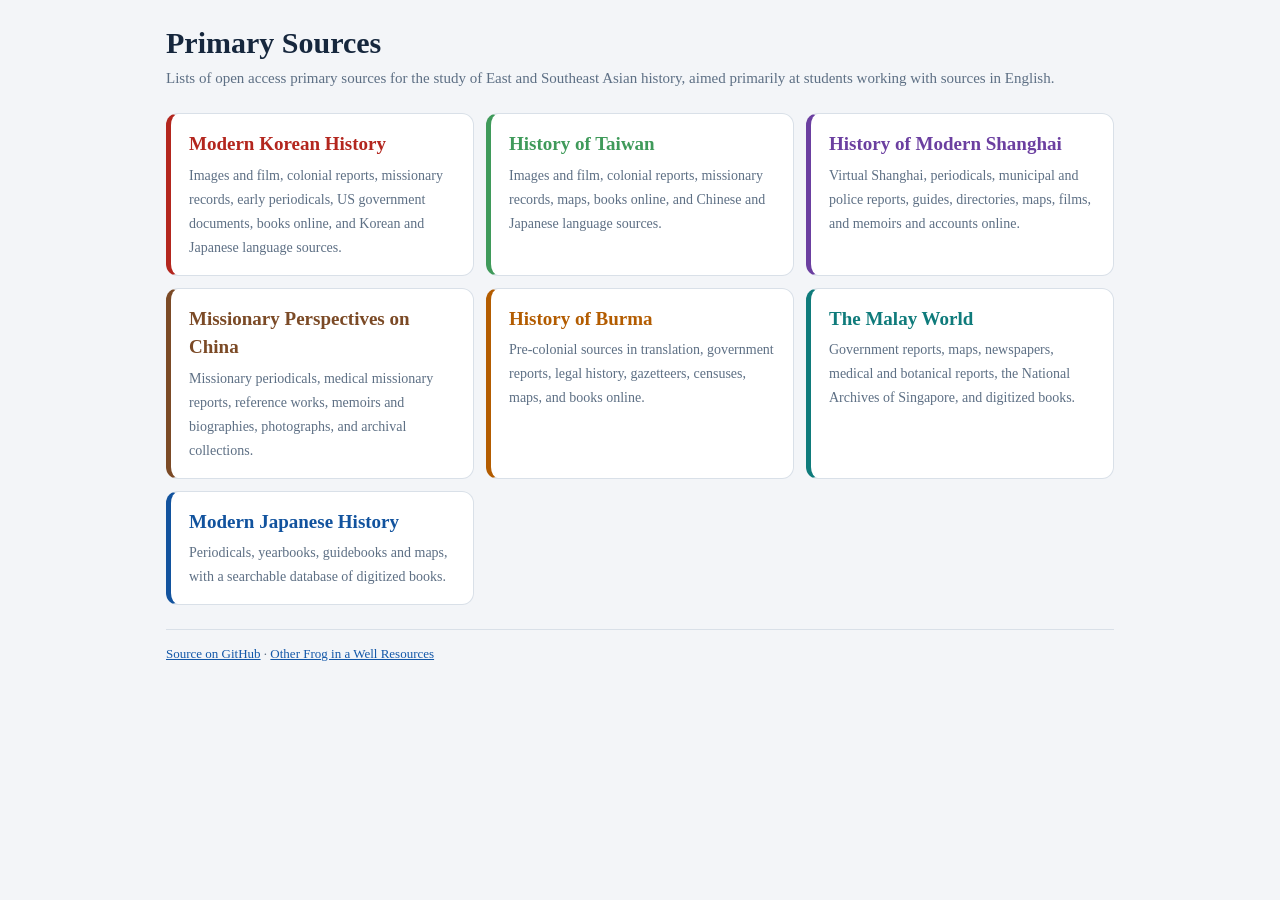
<file: index.html>
<!doctype html>
<html lang="en">
<head>
<meta charset="utf-8">
<meta name="viewport" content="width=device-width, initial-scale=1">
<title>Primary Sources</title>
<meta name="description" content="Lists of open access primary sources for the study of East and Southeast Asian history.">
<style>
/* the same palette and serif face as the pages themselves (site/page.css) */
:root{
  --bg:#f3f5f8;--panel:#fff;--ink:#16273d;--muted:#5d6f84;--line:#d9e0e8;--accent:#12539e;--link:#1257a8;
  --serif: Georgia, "Iowan Old Style", "Times New Roman", serif;
}
@media (prefers-color-scheme: dark){:root:not([data-theme="light"]){
  --bg:#0f1621;--panel:#16202c;--ink:#e6edf5;--muted:#9ab0c6;--line:#2a3746;--accent:#5aa2ff;--link:#8cc2ff;}}
:root[data-theme="dark"]{
  --bg:#0f1621;--panel:#16202c;--ink:#e6edf5;--muted:#9ab0c6;--line:#2a3746;--accent:#5aa2ff;--link:#8cc2ff;}
*{box-sizing:border-box}
html,body{margin:0;background:var(--bg);color:var(--ink);font:16px/1.5 var(--serif)}
.wrap{max-width:980px;margin:0 auto;padding:0 16px}
header{padding:26px 0 6px}
h1{font:700 30px/1.15 var(--serif);margin:0 0 6px}
p.lede{margin:0 0 18px;color:var(--muted);font-size:15px}
ul.pages{list-style:none;padding:0;margin:0 0 24px;display:grid;gap:12px;grid-template-columns:repeat(auto-fit,minmax(260px,1fr))}
/* each card in the colour of its page */
ul.pages a{display:block;height:100%;padding:16px 18px;border:1px solid var(--line);border-left:5px solid var(--c);border-radius:12px;background:var(--panel);color:var(--ink);text-decoration:none}
ul.pages a:hover{border-color:var(--c)}
ul.pages strong{display:block;font-size:19px;color:var(--c);margin-bottom:4px}
@media (prefers-color-scheme: dark){:root:not([data-theme="light"]) ul.pages li{--c:var(--cd)}}
:root[data-theme="dark"] ul.pages li{--c:var(--cd)}
ul.pages span{font-size:14px;color:var(--muted)}
footer{padding:14px 0 38px;font-size:13px;color:var(--muted);border-top:1px solid var(--line)}
footer a{color:var(--link)}
@media (max-width:640px){h1{font-size:24px}}
</style>
</head>
<body>
<div class="wrap">
  <header>
    <h1>Primary Sources</h1>
    <p class="lede">Lists of open access primary sources for the study of East and Southeast Asian history, aimed primarily at
      students working with sources in English.</p>
  </header>
  <ul class="pages">
    <li style="--c:#b3261e;--cd:#ff7a70"><a href="korea/"><strong>Modern Korean History</strong>
      <span>Images and film, colonial reports, missionary records, early periodicals, US government documents, books online, and Korean and Japanese language sources.</span></a></li>
    <li style="--c:#3f9a5a;--cd:#7fd394"><a href="taiwan/"><strong>History of Taiwan</strong>
      <span>Images and film, colonial reports, missionary records, maps, books online, and Chinese and Japanese language sources.</span></a></li>
    <li style="--c:#6b3fa0;--cd:#b99af0"><a href="shanghai/"><strong>History of Modern Shanghai</strong>
      <span>Virtual Shanghai, periodicals, municipal and police reports, guides, directories, maps, films, and memoirs and accounts online.</span></a></li>
    <li style="--c:#7b4a26;--cd:#d9a774"><a href="missionaries/"><strong>Missionary Perspectives on China</strong>
      <span>Missionary periodicals, medical missionary reports, reference works, memoirs and biographies, photographs, and archival collections.</span></a></li>
    <li style="--c:#b35c00;--cd:#f0a54a"><a href="burma/"><strong>History of Burma</strong>
      <span>Pre-colonial sources in translation, government reports, legal history, gazetteers, censuses, maps, and books online.</span></a></li>
    <li style="--c:#0f7b7b;--cd:#4fd1c5"><a href="malay-world/"><strong>The Malay World</strong>
      <span>Government reports, maps, newspapers, medical and botanical reports, the National Archives of Singapore, and digitized books.</span></a></li>
    <li style="--c:#12539e;--cd:#5aa2ff"><a href="https://froginawell.net/reference/modern-japan/"><strong>Modern Japanese History</strong>
      <span>Periodicals, yearbooks, guidebooks and maps, with a searchable database of digitized books.</span></a></li>
  </ul>
  <footer>
    <a href="https://github.com/kmlawson/primary-sources">Source on GitHub</a> ·
    <a href="https://froginawell.net/frog/sources/">Other Frog in a Well Resources</a>
  </footer>
</div>
</body>
</html>
</file>
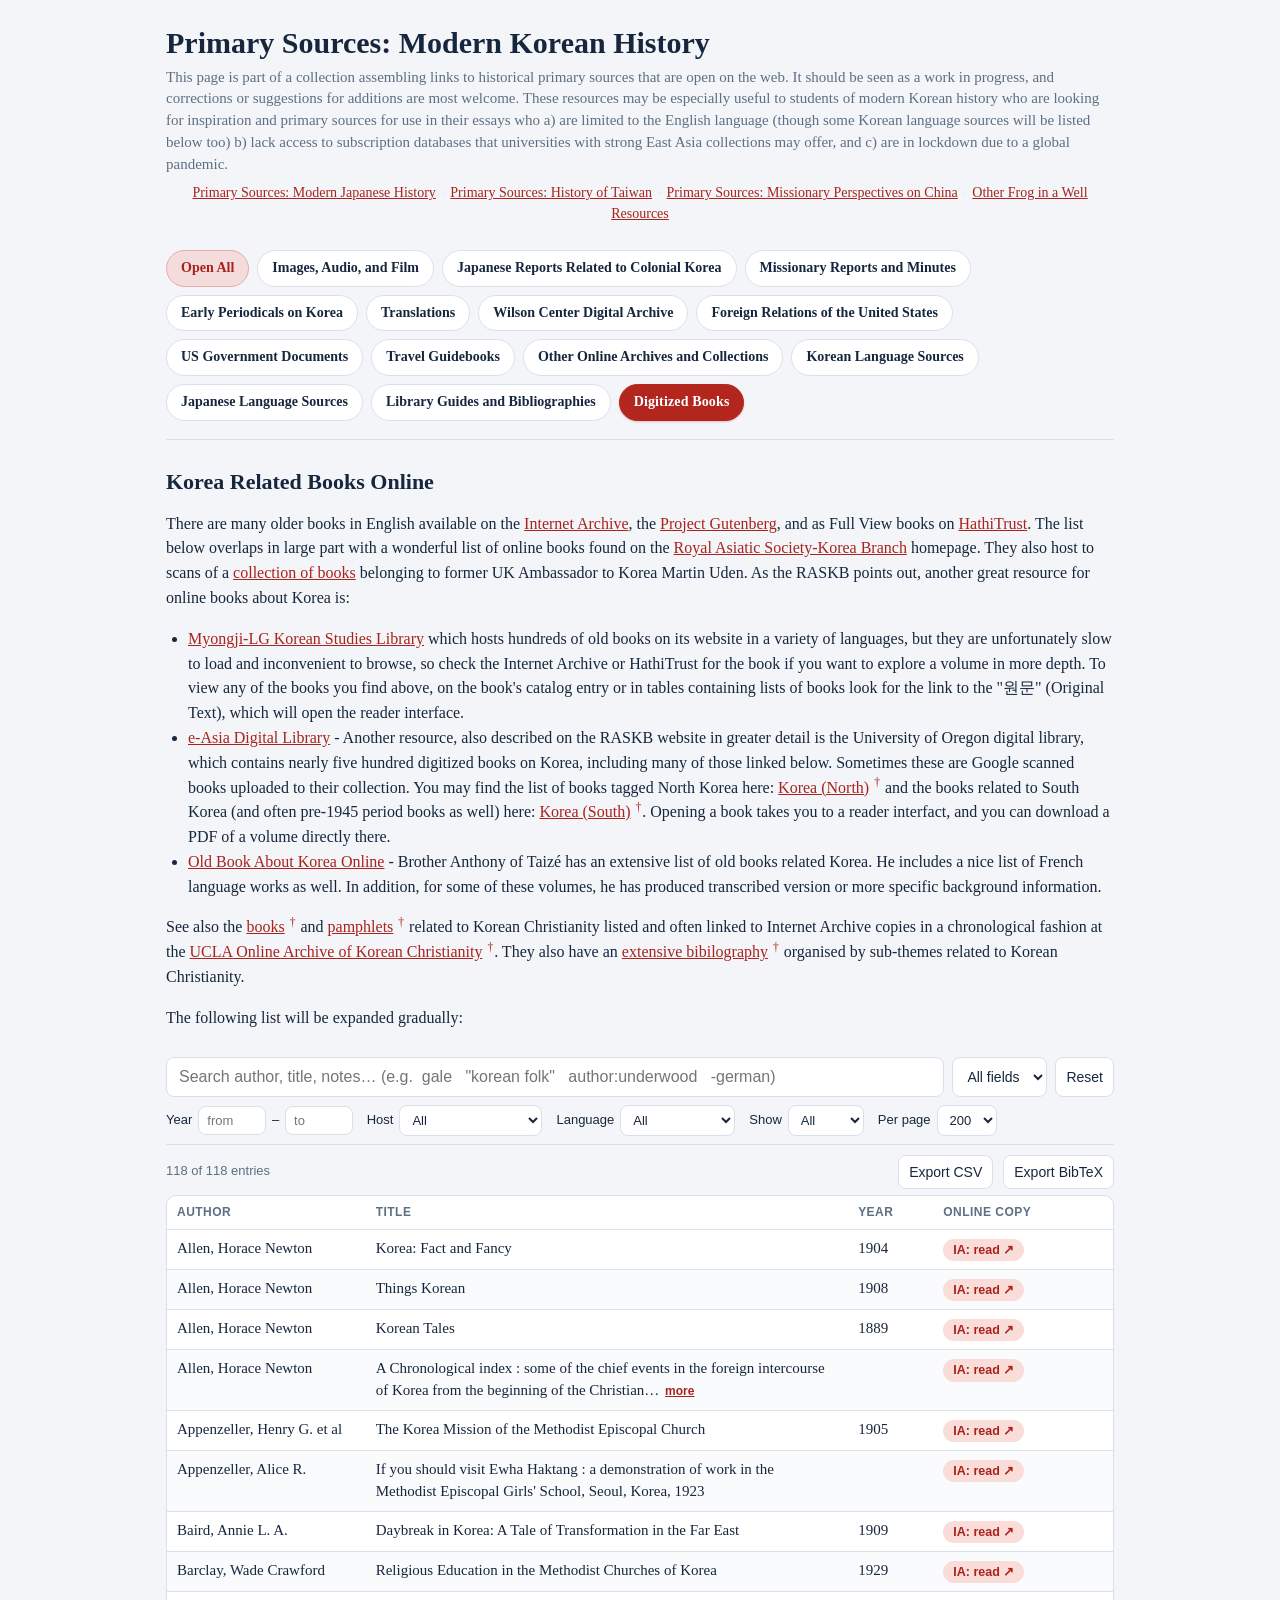
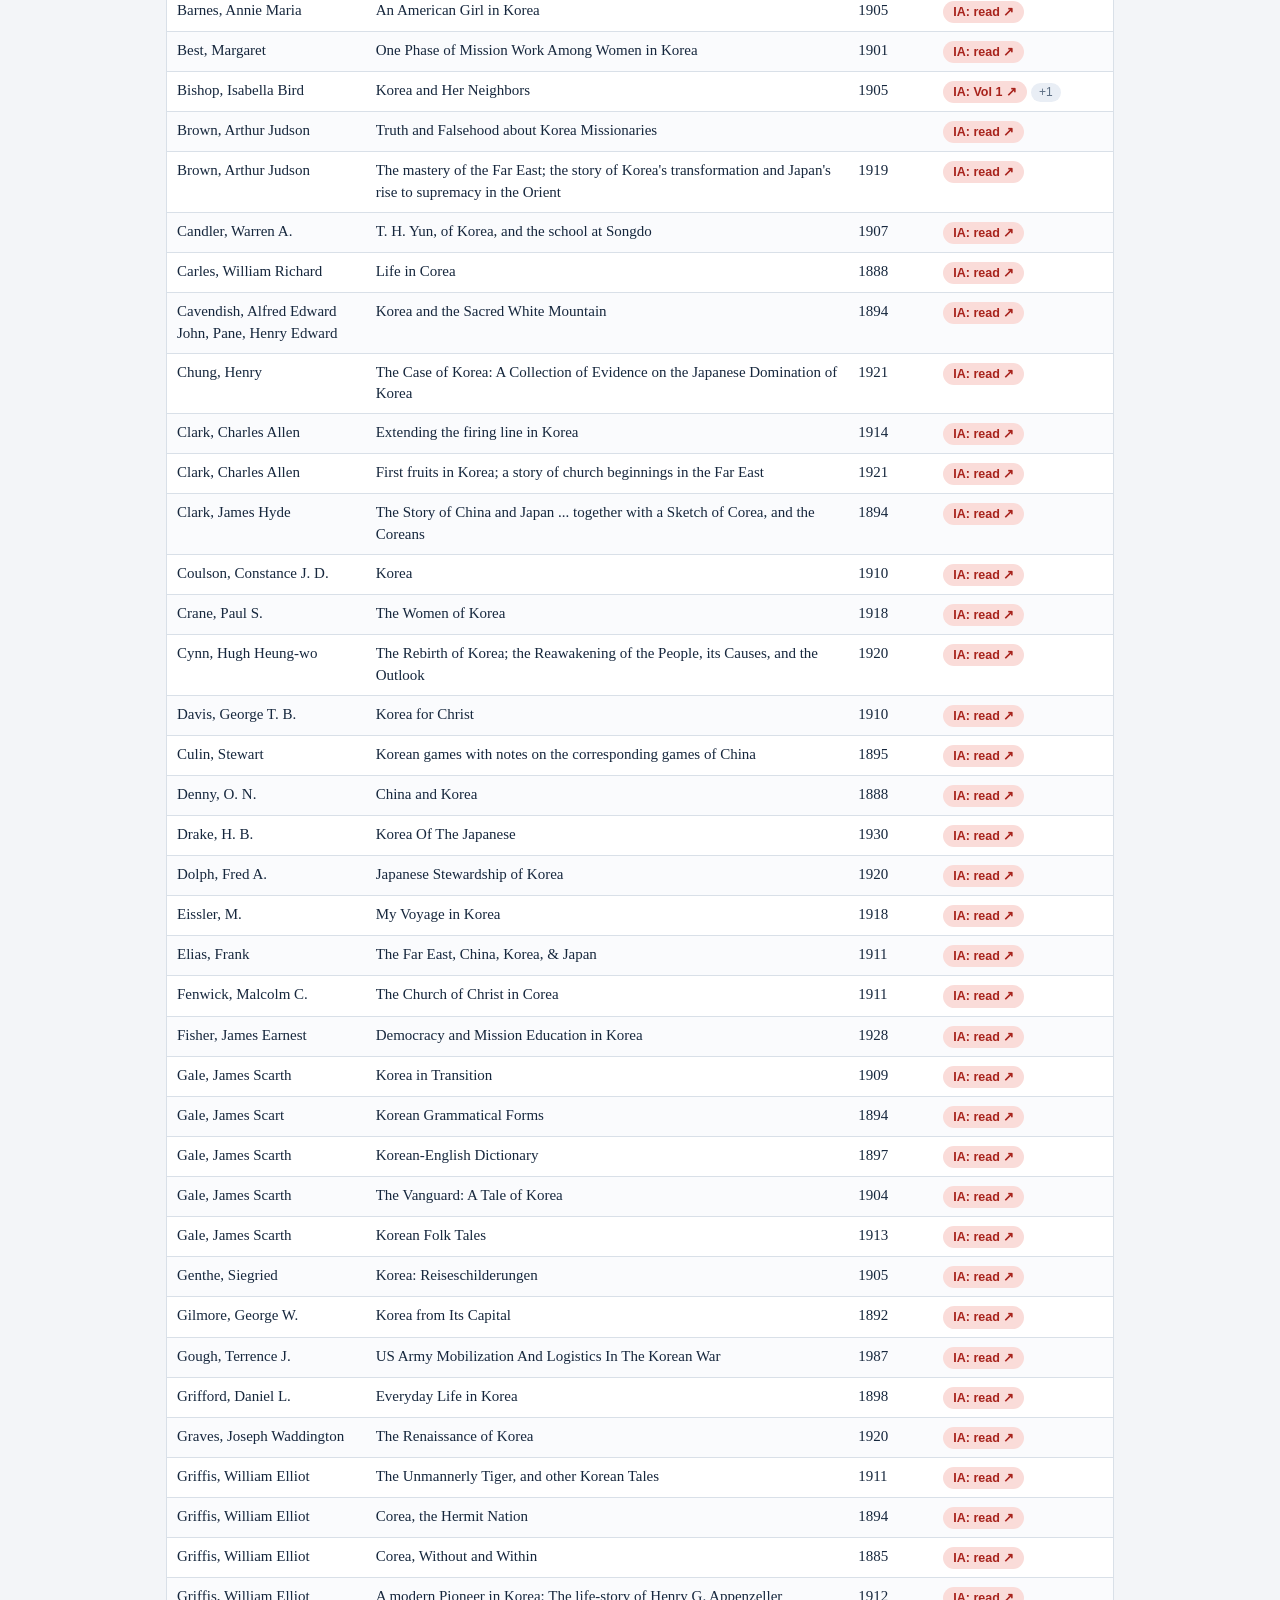
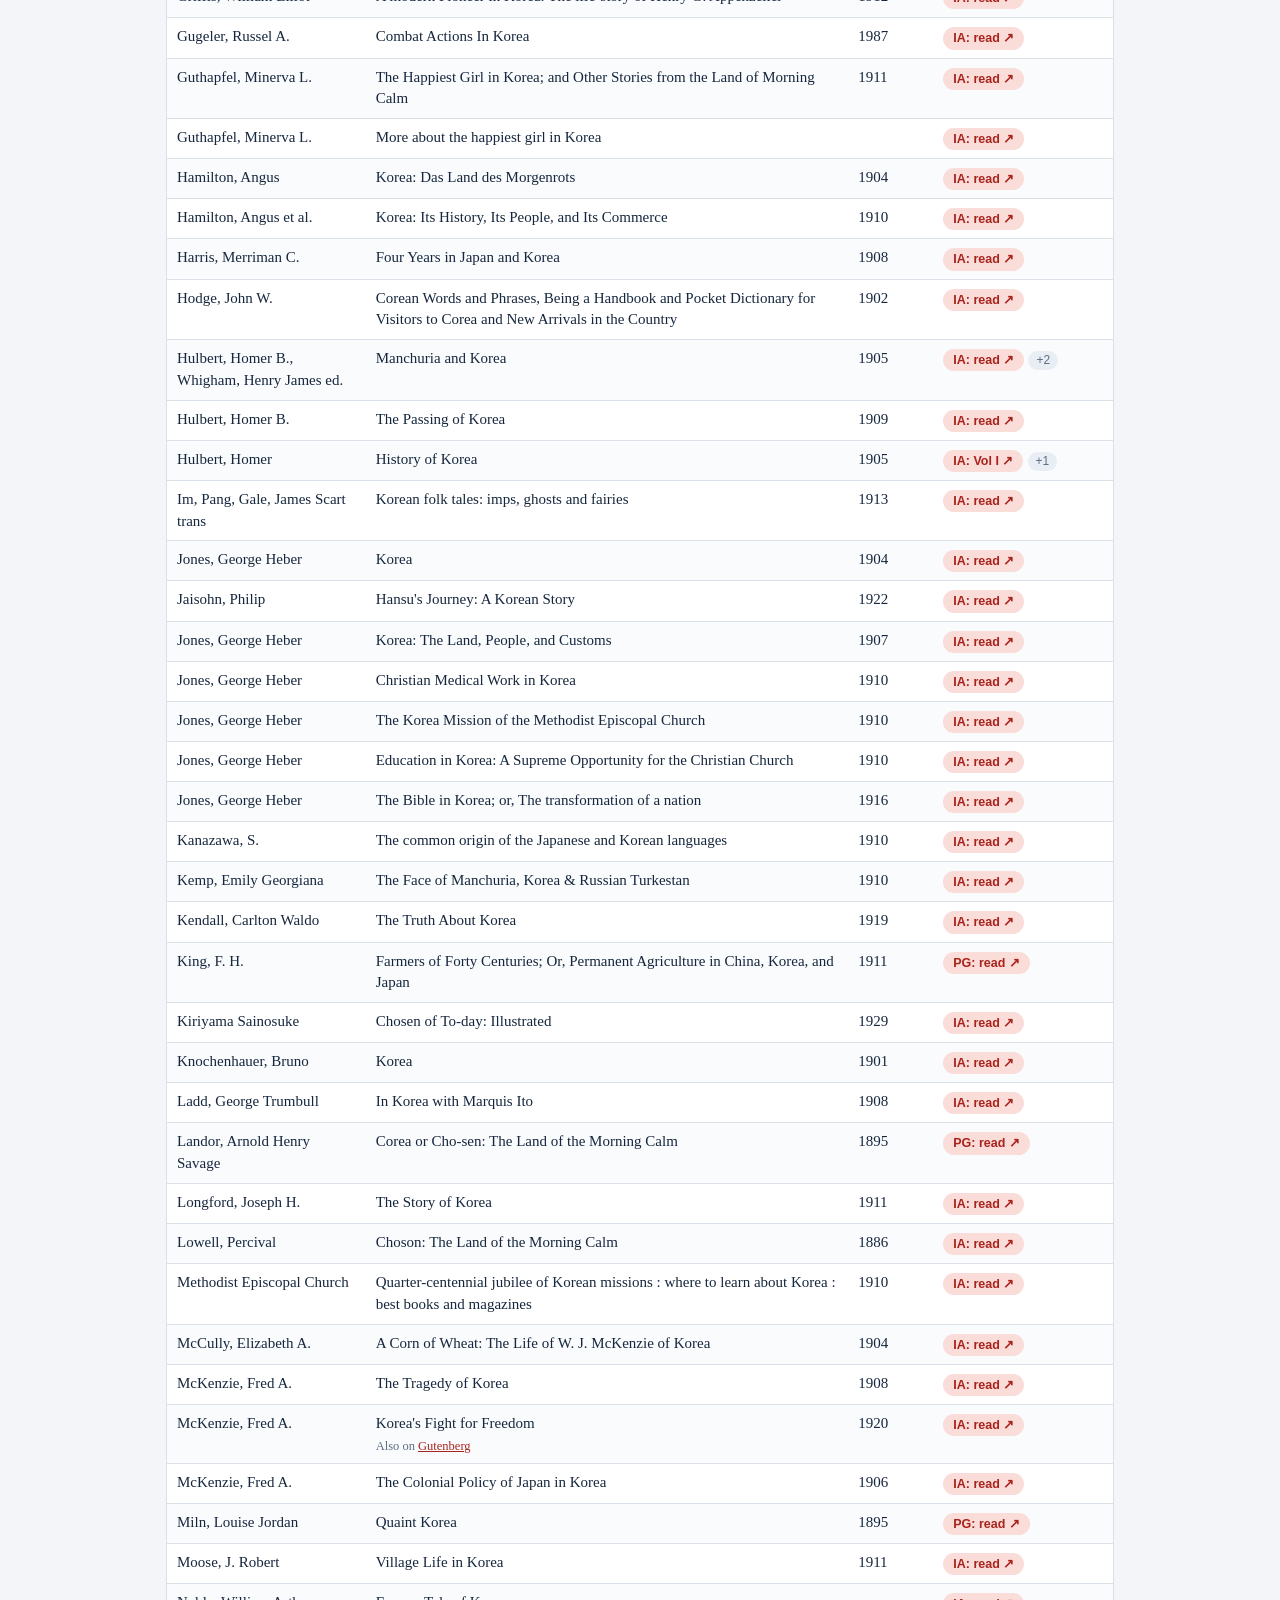
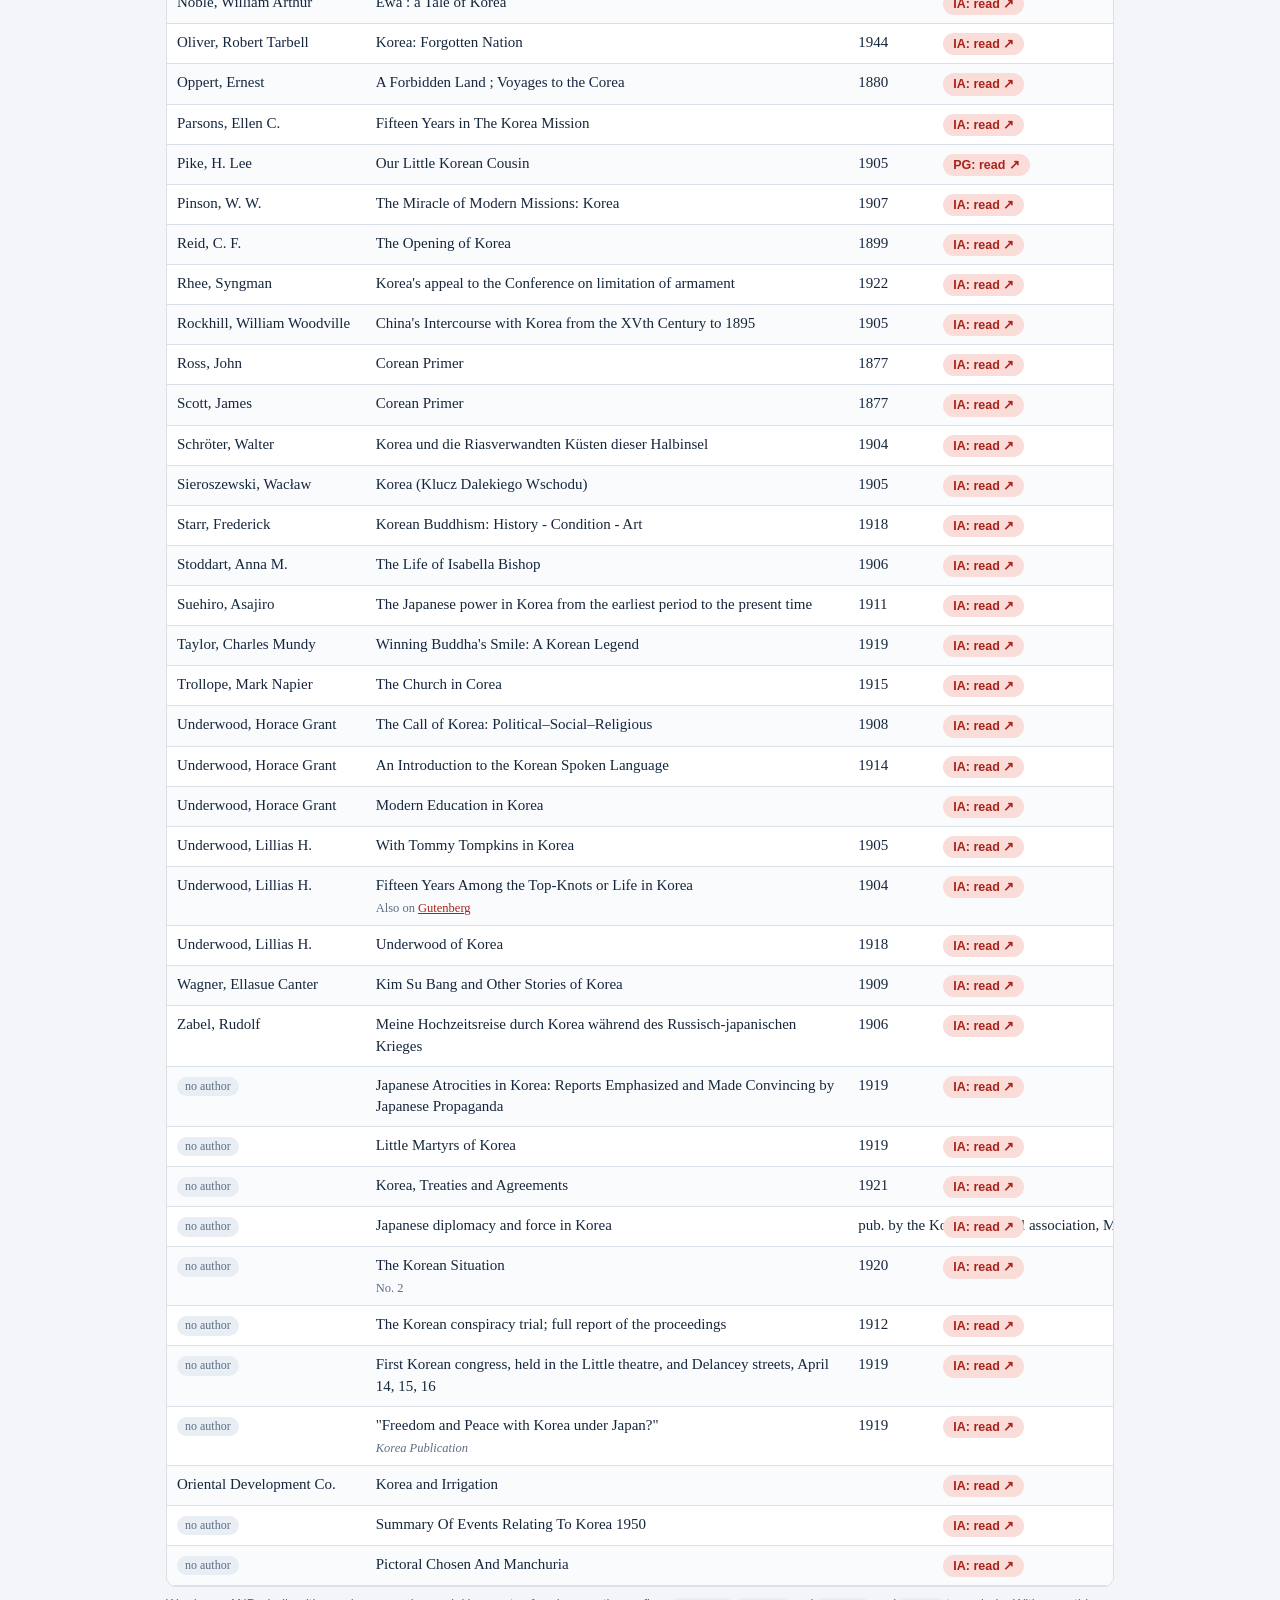
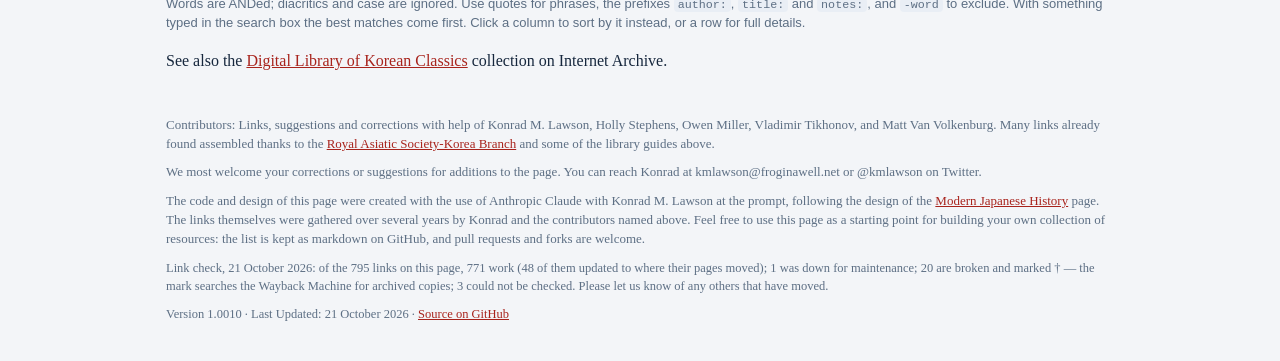
<file: korea/index.html>
<!doctype html>
<html lang="en">
<head>
<meta charset="utf-8">
<meta name="viewport" content="width=device-width, initial-scale=1">
<title>Primary Sources: Modern Korean History</title>
<meta name="description" content="A list of open access primary sources for the study of modern Korean history, aimed primarily at students working with sources in English.">
<style>
:root{--accent:#b3261e;--accent-ink:#fff;--hit:#fadcd9;--link:#a8231c}
@media (prefers-color-scheme: dark){:root:not([data-theme="light"]){--accent:#ff7a70;--accent-ink:#1a0f0f;--hit:#5a2020;--link:#ff9d95}}
:root[data-theme="dark"]{--accent:#ff7a70;--accent-ink:#1a0f0f;--hit:#5a2020;--link:#ff9d95}
/* The Primary Sources pages: serif, quiet, and readable at any width. The layout is the one the
   Modern Japanese History page uses (japan-bib). The neutral colours are here; each page's accent colours
   (--accent, --accent-ink, --hit, --link) come from its page/config.json and are written in ahead of this. */
:root{
  --bg:#f3f5f8;--panel:#fff;--ink:#16273d;--muted:#5d6f84;--line:#d9e0e8;--chip:#e9eef5;--row:#fafbfd;
}
@media (prefers-color-scheme: dark){:root:not([data-theme="light"]){
  --bg:#0f1621;--panel:#16202c;--ink:#e6edf5;--muted:#9ab0c6;--line:#2a3746;--chip:#1e2a38;--row:#131c27;}}
:root[data-theme="dark"]{
  --bg:#0f1621;--panel:#16202c;--ink:#e6edf5;--muted:#9ab0c6;--line:#2a3746;--chip:#1e2a38;--row:#131c27;}
*{box-sizing:border-box}
html,body{margin:0;background:var(--bg);color:var(--ink);font:15px/1.45 -apple-system,BlinkMacSystemFont,"Segoe UI",Roboto,"Helvetica Neue",Arial,sans-serif}
a{color:var(--link)}
code{font-size:.9em;background:var(--panel);border:1px solid var(--line);border-radius:4px;padding:1px 5px;overflow-wrap:anywhere}

:root { --serif: Georgia, "Iowan Old Style", "Times New Roman", serif; }

body.page { font-family: var(--serif); }
.wrap { max-width: 980px; margin: 0 auto; padding: 0 16px; }

header.site { padding: 26px 0 6px; }
header.site h1 { font: 700 30px/1.15 var(--serif); margin: 0 0 6px; cursor: default; display: block; }
header.site h1:hover { color: inherit; }
header.site p.lede { margin: 0 0 8px; color: var(--muted); font-size: 15px; }
header.site p.also { margin: 2px 0 14px; font-size: 14px; text-align: center; }
header.site p.also a { color: var(--link); }
header.site p.also .sep { color: var(--line); padding: 0 2px; }

/* the row of buttons: one per section of the page, wrapping together */
nav.jumps { padding: 6px 0 18px; border-bottom: 1px solid var(--line); }
nav.jumps .sections { display: flex; flex-wrap: wrap; gap: 8px; }
nav.jumps button {
  font: 600 14px/1.2 var(--serif); padding: 9px 14px; border: 1px solid var(--line); border-radius: 999px;
  background: var(--panel); color: var(--ink); cursor: pointer;
}
nav.jumps button:hover { border-color: var(--link); color: var(--link); }
/* an open section: a light blue fill, so it reads as pressed */
nav.jumps button[aria-expanded="true"] { background: var(--hit); border-color: var(--link); color: var(--link); }
/* open or close every section at once: a light wash of the accent blue, and it follows the theme
   because it is mixed from the accent colour rather than written out */
nav.jumps button.openall {
  background: color-mix(in srgb, var(--accent) 16%, var(--panel));
  border-color: color-mix(in srgb, var(--accent) 38%, var(--panel));
  color: var(--link); font-weight: 700;
}
nav.jumps button.openall:hover {
  background: color-mix(in srgb, var(--accent) 26%, var(--panel));
  border-color: var(--link); color: var(--accent);
}


/* the way into the books: the one solid, bolder button on the page, last in the row */
nav.jumps button.search {
  background: var(--accent); border-color: var(--accent); color: var(--accent-ink);
  font-weight: 700; letter-spacing: .01em; box-shadow: 0 1px 2px color-mix(in srgb, var(--accent) 25%, transparent);
}
nav.jumps button.search:hover { filter: brightness(1.08); color: var(--accent-ink); border-color: var(--accent); }

/* a section of the list: hidden until its button is pressed */
section.md { padding: 6px 0 4px; border-bottom: 1px solid var(--line); }
section.md > h2 {
  font: 700 22px/1.25 var(--serif); margin: 18px 0 10px; cursor: pointer; display: flex; align-items: baseline; gap: 10px;
}
section.md > h2:hover { color: var(--link); }
section.md > h2::after { content: "▲"; font-size: 11px; color: var(--muted); }
section.md .body { font-size: 16px; line-height: 1.55; padding-bottom: 14px; }
section.md .body ul { margin: 8px 0; padding-left: 22px; }
section.md .body li { margin: 4px 0; }
section.md .body li ul { margin: 2px 0; }
section.md .body a { color: var(--link); }
/* a bullet marked <!--pills--> and ending in a colon turns its indented list into a row of small bubbles */
section.md .body ul.pills { display: flex; flex-wrap: wrap; gap: 6px 10px; list-style: none; padding-left: 0; margin: 6px 0 12px; }
section.md .body ul.pills li { margin: 0; display: inline-flex; align-items: baseline; gap: 6px; max-width: 100%; }
section.md .body a.pill-link {
  display: inline-block; padding: 3px 11px; border-radius: 999px; text-decoration: none;
  font: 600 13.5px/1.4 var(--serif); color: var(--link);
  background: color-mix(in srgb, var(--accent) 12%, var(--panel));
  border: 1px solid color-mix(in srgb, var(--accent) 32%, var(--panel));
}
section.md .body a.pill-link:hover { background: color-mix(in srgb, var(--accent) 24%, var(--panel)); border-color: var(--accent); }
section.md .body .pill-note { font-size: 12.5px; color: var(--muted); }
/* a bubble inside an ordinary list: no bullet, and whatever is indented under it sits just below */
section.md .body li.pill-own { list-style: none; }
section.md .body li.pill-own > ul.pills { margin: 4px 0 2px; }
section.md .body p { margin: 10px 0; }
/* a picture: a thumbnail that opens full size */
section.md .body p.figure { margin: 12px 0; }
section.md .body p.figure img { display: block; width: 100%; max-width: 280px; height: auto; border: 1px solid var(--line); border-radius: 6px; }
section.md .body em { font-style: italic; }


/* the books, always on the page after the other sections; its heading does not close it */
section.books-section { padding-top: 10px; }
section.books-section > h2 { font: 700 22px/1.25 var(--serif); margin: 18px 0 4px; }
section.books-section .body { font-size: 16px; line-height: 1.55; }
section.books-section .body > ul { margin: 8px 0; padding-left: 22px; }
section.books-section .body a { color: var(--link); }

/* back to the top: out of the way until the page has been scrolled */
button.totop {
  position: fixed; right: 18px; bottom: 18px; z-index: 6;
  width: 42px; height: 42px; border-radius: 50%; cursor: pointer;
  border: 1px solid var(--accent); background: var(--accent); color: var(--accent-ink);
  font: 600 18px/1 var(--serif); box-shadow: 0 2px 8px color-mix(in srgb, var(--accent) 30%, transparent);
}
button.totop:hover { filter: brightness(1.08); }
button.totop[hidden] { display: none; }
@media (max-width: 640px) { button.totop { right: 12px; bottom: 12px; } }

/* no rule of its own: the buttons and every open section already end in one */
footer.credit { padding: 14px 0 38px; font-size: 13px; color: var(--muted); margin-top: 18px; }
footer.credit p { margin: 10px 0 0; }
footer.credit p.version { font-size: 12.5px; }
footer.credit p.linkcheck { font-size: 12.5px; }
/* after a broken link: a small mark that searches the Wayback Machine for archived copies */
a.dead { font-size: .72em; vertical-align: super; line-height: 0; text-decoration: none; color: var(--muted); padding: 0 1px; }
a.dead:hover { color: var(--link); }
footer.credit a { color: var(--link); }
footer.site { padding: 18px 0 40px; font-size: 14px; color: var(--muted); }
footer.site a { color: var(--link); }
footer.site ul { padding-left: 20px; }

@media (max-width: 640px) {
  header.site h1 { font-size: 24px; }
}
/* The table of books online: the search table of the Modern Japanese History page (japan-bib
   site/app.css), kept to the parts this list uses and scoped to .books so it leaves the page alone. */
.books { font: 15px/1.45 -apple-system, BlinkMacSystemFont, "Segoe UI", Roboto, "Helvetica Neue", Arial, sans-serif; margin: 14px 0 6px; }
.books .controls { position: sticky; top: 0; z-index: 5; background: var(--bg); padding: 10px 0 8px; border-bottom: 1px solid var(--line); }
.books .row1 { display: flex; gap: 8px; flex-wrap: wrap; }
.books #bq { flex: 1 1 320px; min-width: 0; padding: 10px 12px; border: 1px solid var(--line); border-radius: 8px; background: var(--panel); color: var(--ink); font-size: 16px; }
.books select, .books input[type=number], .books button { padding: 8px 10px; border: 1px solid var(--line); border-radius: 8px; background: var(--panel); color: var(--ink); font-size: 14px; font-family: inherit; }
.books button { cursor: pointer; }
.books .row2 { display: flex; gap: 10px 14px; flex-wrap: wrap; align-items: center; margin-top: 8px; font-size: 13px; }
.books .row2 select, .books .row2 input { font-size: 13px; padding: 6px 8px; }
.books .row2 input[type=number] { width: 5.2em; -moz-appearance: textfield; appearance: textfield; }
.books .row2 input[type=number]::-webkit-outer-spin-button, .books .row2 input[type=number]::-webkit-inner-spin-button { -webkit-appearance: none; margin: 0; }
.books .row2 label { display: flex; align-items: center; gap: 6px; white-space: nowrap; flex: 0 0 auto; max-width: 100%; }
.books .row2 select { min-width: 0; max-width: 100%; }
.books .row2 #bhost { max-width: 11em; }   /* long library names would otherwise push Per page onto a line of its own */
/* tags: a row of periods and a row of topics; the number is how many entries the tag would leave */
.books .tagbar { padding: 10px 0 2px; border-bottom: 1px solid var(--line); }
.books .tagrow { display: flex; flex-wrap: wrap; gap: 6px; align-items: baseline; margin: 0 0 8px; }
.books .taglabel { font-size: 12px; text-transform: uppercase; letter-spacing: .04em; color: var(--muted); margin-right: 4px; min-width: 4.5em; }
.books button.tag { padding: 4px 11px; border-radius: 999px; font: 600 13px/1.35 Georgia, "Times New Roman", serif; background: var(--panel); color: var(--ink); }
.books button.tag .n { font: 500 11.5px/1 -apple-system, BlinkMacSystemFont, "Segoe UI", Roboto, Arial, sans-serif; color: var(--muted); margin-left: 4px; }
.books button.tag:hover { border-color: var(--link); color: var(--link); }
.books button.tag[aria-pressed="true"] { background: var(--accent); border-color: var(--accent); color: var(--accent-ink); }
.books button.tag[aria-pressed="true"] .n { color: inherit; opacity: .85; }
.books button.tag:disabled { opacity: .4; cursor: default; }
.books button.tag:disabled:hover { border-color: var(--line); color: var(--ink); }
.books .dbody button.chip { border: 0; cursor: pointer; font: inherit; font-size: 12px; padding: 1px 8px; }
.books .dbody button.chip:hover { color: var(--link); }
.books .status { display: flex; justify-content: space-between; gap: 8px; flex-wrap: wrap; align-items: center; margin: 10px 0 6px; color: var(--muted); font-size: 13px; }
.books .status .right { display: flex; gap: 10px; align-items: center; flex-wrap: wrap; }
/* pages of the list: at the top beside the exports, and again under the table */
.books .pager { display: flex; gap: 6px; align-items: center; }
.books .pager[hidden] { display: none; }
.books .pager.bottom { justify-content: flex-end; margin: 10px 0 0; font-size: 13px; color: var(--muted); }
.books .pager button:disabled { opacity: .45; cursor: default; }
.books .tablewrap { overflow-x: auto; border: 1px solid var(--line); border-radius: 10px; background: var(--panel); }
.books table { border-collapse: collapse; width: 100%; min-width: 600px; table-layout: fixed; }
.books th, .books td { padding: 8px 10px; text-align: left; vertical-align: top; border-bottom: 1px solid var(--line); overflow-wrap: anywhere; }
.books th:last-child, .books td:last-child { padding-right: 18px; }   /* room to the right of the pills */
.books th { background: var(--panel); font-size: 12px; text-transform: uppercase; letter-spacing: .04em; color: var(--muted); cursor: pointer; user-select: none; white-space: nowrap; }
.books th .arrow { opacity: .9; margin-left: 4px; }
.books tbody tr { cursor: pointer; }
.books tbody tr:nth-child(even) { background: var(--row); }
.books tbody tr:hover { outline: 2px solid var(--accent); outline-offset: -2px; }
.books td.au, .books td.title, .books td.year { font-family: Georgia, "Times New Roman", serif; }
.books th:nth-child(1) { width: 21%; } .books th:nth-child(2) { width: 51%; } .books th:nth-child(3) { width: 9%; } .books th:nth-child(4) { width: 19%; }
.books td.year, .books td.ia { white-space: nowrap; }
/* a long title cut short: "more" and "less" open and close it in place */
.books button.more { border: 0; background: none; padding: 0 2px; margin: 0; color: var(--link); cursor: pointer;
  font: 600 12px/1 -apple-system, BlinkMacSystemFont, "Segoe UI", Roboto, Arial, sans-serif; text-decoration: underline; white-space: nowrap; }
.books button.more:hover { filter: brightness(1.2); }
.books .note { display: block; font-size: 12.5px; color: var(--muted); margin-top: 2px; }
.books a.pill { display: inline-block; border-radius: 999px; padding: 2px 10px; font-size: 12.5px; font-weight: 600; text-decoration: none; white-space: nowrap; background: var(--hit); color: var(--link); }
.books a.pill:hover { filter: brightness(.95); text-decoration: underline; }
.books .chip { display: inline-block; background: var(--chip); border-radius: 999px; padding: 1px 8px; font-size: 12px; color: var(--muted); margin-right: 4px; }
.books mark { background: var(--hit); color: inherit; border-radius: 2px; padding: 0 1px; }
.books .empty { padding: 40px; text-align: center; color: var(--muted); }
.books .help { font-size: 13px; color: var(--muted); margin: 8px 0 0; }
.books code { background: var(--chip); border: 0; padding: 0 4px; border-radius: 4px; }
.books dialog { border: 1px solid var(--line); border-radius: 12px; background: var(--panel); color: var(--ink); max-width: 760px; width: calc(100% - 32px); padding: 0; }
.books dialog::backdrop { background: rgba(0, 0, 0, .45); }
/* Header and footer stay put and only the entry scrolls, so the close button is always in reach */
.books dialog[open] { display: flex; flex-direction: column; max-height: calc(100vh - 32px); max-height: calc(100dvh - 32px); }
.books .dhead { display: flex; justify-content: space-between; gap: 12px; padding: 16px 18px 8px; flex: none; border-bottom: 1px solid var(--line); }
.books .dhead button { align-self: flex-start; }
.books #bdclose { flex: none; min-width: 44px; min-height: 44px; font-size: 20px; line-height: 1; padding: 0; }
.books .dhead h2 { font: 600 19px/1.3 Georgia, serif; margin: 0; }
.books .dbody { padding: 0 18px 18px; overflow-y: auto; flex: 1 1 auto; min-height: 0; overscroll-behavior: contain; }
.books .dbody dl { display: grid; grid-template-columns: 110px 1fr; gap: 6px 12px; margin: 8px 0 0; }
.books .dbody dt { color: var(--muted); font-size: 13px; }
.books .dbody dd { margin: 0; overflow-wrap: anywhere; }
.books .dfoot { display: flex; gap: 8px; flex-wrap: wrap; padding: 12px 18px; border-top: 1px solid var(--line); flex: none; }
@media (max-width: 640px) {
  .books .dbody dl { grid-template-columns: 1fr; } .books .dbody dt { margin-top: 6px; }
  .books dialog { width: calc(100% - 16px); } .books dialog[open] { max-height: calc(100vh - 16px); max-height: calc(100dvh - 16px); }
  .books .dhead { padding: 10px 10px 8px 14px; } .books .dhead h2 { font-size: 17px; } .books .dbody { padding: 0 14px 14px; }
  .books .dfoot { gap: 6px; padding: 8px 10px; } .books .dfoot button { font-size: 13px; padding: 6px 8px; }
  .books table { min-width: 0; }
  .books th:nth-child(1) { width: 26%; } .books th:nth-child(2) { width: auto; } .books th:nth-child(3) { width: 14%; } .books th:nth-child(4) { width: 24%; }
  .books th { white-space: normal; overflow-wrap: normal; }   /* "Online copy" wraps between its words, never inside one */
  .books th, .books td { padding-left: 7px; padding-right: 7px; }
  .books a.pill .host { display: none; }   /* a narrow column: the pill keeps to its label; the entry names the host */
  .books td.ia { white-space: normal; }   /* and a +1 drops below it */
  .books .taglabel { min-width: 0; flex-basis: 100%; }
  .books #bq { flex-basis: 100%; } .books .row1 select { flex: 1 1 auto; min-width: 0; } .books .row2 label { flex-wrap: wrap; } .books .controls { position: static; }
}
</style>
</head>
<body class="page">
<div class="wrap">
  <header class="site">
    <h1>Primary Sources: Modern Korean History</h1>
    <p class="lede">This page is part of a collection assembling links to historical primary sources that are open on the web. It should be seen as a work in progress, and corrections or suggestions for additions are most welcome. These resources may be especially useful to students of modern Korean history who are looking for inspiration and primary sources for use in their essays who a) are limited to the English language (though some Korean language sources will be listed below too) b) lack access to subscription databases that universities with strong East Asia collections may offer, and c) are in lockdown due to a global pandemic.</p>
    <p class="also"><a href="https://froginawell.net/reference/modern-japan/" target="_blank" rel="noopener">Primary Sources: Modern Japanese History</a> <span class="sep">·</span> <a href="https://www.froginawell.net/frog/sources/primary-sources-history-of-taiwan/" target="_blank" rel="noopener">Primary Sources: History of Taiwan</a> <span class="sep">·</span> <a href="https://www.froginawell.net/frog/sources/primary-sources-missionary-perspectives-on-china/" target="_blank" rel="noopener">Primary Sources: Missionary Perspectives on China</a> <span class="sep">·</span> <a href="https://froginawell.net/frog/sources/" target="_blank" rel="noopener">Other Frog in a Well Resources</a></p>
  </header>
  <nav class="jumps">
    <div class="sections">
      <button type="button" class="jump openall" data-target="all" aria-expanded="false">Open All</button>
      <button type="button" class="jump" data-target="s-images-audio-and-film" aria-expanded="false">Images, Audio, and Film</button>
      <button type="button" class="jump" data-target="s-japanese-reports-related-to-colonial-korea" aria-expanded="false">Japanese Reports Related to Colonial Korea</button>
      <button type="button" class="jump" data-target="s-missionary-reports-and-minutes" aria-expanded="false">Missionary Reports and Minutes</button>
      <button type="button" class="jump" data-target="s-early-periodicals-on-korea" aria-expanded="false">Early Periodicals on Korea</button>
      <button type="button" class="jump" data-target="s-translations" aria-expanded="false">Translations</button>
      <button type="button" class="jump" data-target="s-wilson-center-digital-archive" aria-expanded="false">Wilson Center Digital Archive</button>
      <button type="button" class="jump" data-target="s-foreign-relations-of-the-united-states" aria-expanded="false">Foreign Relations of the United States</button>
      <button type="button" class="jump" data-target="s-us-government-documents" aria-expanded="false">US Government Documents</button>
      <button type="button" class="jump" data-target="s-travel-guidebooks" aria-expanded="false">Travel Guidebooks</button>
      <button type="button" class="jump" data-target="s-other-online-archives-and-collections" aria-expanded="false">Other Online Archives and Collections</button>
      <button type="button" class="jump" data-target="s-korean-language-sources" aria-expanded="false">Korean Language Sources</button>
      <button type="button" class="jump" data-target="s-japanese-language-sources" aria-expanded="false">Japanese Language Sources</button>
      <button type="button" class="jump" data-target="s-library-guides-and-bibliographies" aria-expanded="false">Library Guides and Bibliographies</button>
      <button type="button" class="jump search" data-target="s-korea-related-books-online" title="Korea Related Books Online">Digitized Books</button>
    </div>
  </nav>
  <section class="md" id="s-images-audio-and-film" hidden>
    <h2 tabindex="0" role="button" title="Hide this section">Images, Audio, and Film</h2>
    <div class="body">
<ul>
<li><a href="https://www.youtube.com/user/KoreanFilm/videos" target="_blank" rel="noopener">Korean Film Archive YouTube Archive</a> - The Korean Film Archive has an absolutely amazing and extensive collection of Korean films going back to the Japanese colonial period on YouTube. Many of these films even include English language subtitles. A wonderful resource.</li>
<li><a href="https://www.britishpathe.com/workspaces/page/korean-war" target="_blank" rel="noopener">British Pathé Archive - The Korean War</a> - This wonderful collection offers several hundred films and film clips on the topic, many of them news films only a few minutes of length and they can be viewed directly on the website.</li>
<li><a href="http://contents.history.go.kr/photo?lang=en" target="_blank" rel="noopener">Photo Collection of Modern Korea - Modern and Contemporary Korean History Seen through Photographs</a> <a class="dead" href="https://web.archive.org/web/*/http://contents.history.go.kr/photo?lang=en" target="_blank" rel="noopener" title="This link appears to be broken (checked 2026-10-21). Search the Wayback Machine for archived copies." aria-label="Broken link: search the Wayback Machine for archived copies">†</a> - This collection offers photographs broken into themes, with usually a half dozen or more photographs per theme and some context provided for each.</li>
<li><a href="https://digitalhorizonsonline.org/digital/collection/ndsu-korea" target="_blank" rel="noopener">Korean War Propaganda Leaflets</a> - &quot;During the Korean War, North Dakota native Albert G. Brauer served as Chief of the Projects Branch, Psychological Warfare Division, G3 section. He was responsible for overseeing the creation of propaganda pamphlets that were airdropped over North Korea. This collection contain propaganda leaflets produced by the United States Army a as well as leaflets produced by the communist forces in Korea.&quot;</li>
<li><a href="http://faculty.kirkwood.edu/ryost/koreanleaflets.html" target="_blank" rel="noopener">Korean War Propaganda Leaflets</a> (1952-1953) - More propaganda leaflets on the homepage of Robinson M. Yost.</li>
<li><a href="https://library.ucsd.edu/dc/search?f%5Bcollection_sim%5D%5B%5D=North+Korean+Propaganda+Posters&amp;id=bb6417911b&amp;sort=title_ssi+asc" target="_blank" rel="noopener">UCSD North Korean Propaganda Poster Collection</a> - Over sixty posters, and they include English translations.</li>
<li><a href="http://legaciesofthekoreanwar.org" target="_blank" rel="noopener">Legacies of the Korean War</a> - This audio, video, and transcription archive is particularly strong for capturing the oral history of Korean-American experiences of the Korean War from perspective of survivors and their descendants.</li>
<li><a href="https://library.duke.edu/rubenstein/findingaids/aframersoldiersalbumkoreaorjapan/" target="_blank" rel="noopener">An African-American Soldier&#x27;s Korean War Photograph Album</a> - 106 photos online and in Duke&#x27;s Rubenstein Library. &quot;Album contains 106 black-and-white and color photographs mounted in a black-leaf photograph album, bound in Japanese-style lacquered covers. The photographer may be an African American soldier named Tommy, who served in the U.S. Army&#x27;s 511th Operation and Maintenance Service (OM SVC) Company during the Korean War. It is unclear whether the photographs are from Japan or from Korea.&quot;</li>
<li><a href="https://hdl.huntington.org/digital/collection/p16003coll7/search/searchterm/korea/order/nosort?fbclid=IwAR32xSO-p8zVjKUqjX7k2PYsb4L3rKF9Ddbv7nnX_kpaUZl4jHRh2RovU30" target="_blank" rel="noopener">Jack London&#x27;s Photo Albums from Korea</a> - A collection of photo albums from early 20th century Korea hosted by The Huntington.</li>
<li><a href="https://collections.lib.uwm.edu/digital/collection/agsphoto/search/searchterm/South%20Korea/field/countr/mode/all/conn/and/order/title/ad/asc/cosuppress/0?fbclid=IwAR1iQoSXEXp5DztD7iEmveQWMS8zudT4d2JrgdNjgudAUqzyGM82nM_qwJc" target="_blank" rel="noopener">AGSL Digital Photo Archive</a> - This archive of photographs at the University of Wisconsin has a range of historical photographs of Korea.</li>
<li><a href="https://www.iwm.org.uk/collections" target="_blank" rel="noopener">Imperial War Museums</a> - The online collections of the IWM has a searchable database with many Korea related items. Especially in the case of photographs these can be viewed directly on the site.</li>
<li><a href="https://luna.lib.uchicago.edu/luna/servlet/UCHICAGO~17~17" target="_blank" rel="noopener">University of Chicago North Korean Stamp Collection</a> - A collection of some 2,000 images from 20 stamp books.</li>
<li><a href="https://legacy.lib.utexas.edu/maps/korea.html" target="_blank" rel="noopener">The Perry-Castañeda Library Map Collection</a> - This is one of the net&#x27;s greatest online map collections (together with the <a href="https://www.davidrumsey.com/" target="_blank" rel="noopener">David Rumsey historical map collection</a>) and has a particularly rich collection of maps of Korea.</li>
</ul>
<p>Be sure to also look through the resources linked from the <a href="https://sites.lafayette.edu/eastasia/resources/digital-archives/" target="_blank" rel="noopener">East Asia Image Collection Blog</a></p>
    </div>
  </section>
  <section class="md" id="s-japanese-reports-related-to-colonial-korea" hidden>
    <h2 tabindex="0" role="button" title="Hide this section">Japanese Reports Related to Colonial Korea</h2>
    <div class="body">
<p>The Japanese Residency General, and after 1910, Japan&#x27;s Government-General in colonial Korea produced a wide range of Japanese as well as English language materials. Many of the English language reports are available on the Internet Archive:</p>
<ul>
<li>Residency General Annual Reports:
<ul>
<li><a href="https://archive.org/details/bub_gb_CiRRAAAAYAAJ/page/n2/mode/2up" target="_blank" rel="noopener">1907</a>, <a href="https://archive.org/details/thesecondannualreportonreformsandprogressinkorea19089" target="_blank" rel="noopener">1908-9</a>, <a href="https://archive.org/details/thethirdannualreportonreformsandprogressinkorea190910" target="_blank" rel="noopener">1909-10</a></li>
</ul>
</li>
<li>Government-General Annual Reports:
<ul>
<li><a href="https://archive.org/details/annualreportonreformsandprogressinchosenkorea191011" target="_blank" rel="noopener">1910-11</a>, <a href="https://archive.org/details/annualreportonreformsandprogressinchosenkorea191112" target="_blank" rel="noopener">1911-12</a>, <a href="https://archive.org/details/annualreportonreformsandprogressinchosenkorea191213" target="_blank" rel="noopener">1912-13</a>, <a href="https://archive.org/details/annualreportonreformsandprogressinchosenkorea191314/page/n4/mode/2up" target="_blank" rel="noopener">1913-14</a>, <a href="https://archive.org/details/annualreportonreformsandprogressinchosenkorea191415/page/n4/mode/2up" target="_blank" rel="noopener">1914-15</a>, <a href="https://archive.org/details/annualreportonreformsandprogressinchosenkorea191516/page/n6/mode/2up" target="_blank" rel="noopener">1915-16</a>, <a href="https://archive.org/details/annualreportonreformsandprogressinchosenkorea191617/page/n6/mode/2up" target="_blank" rel="noopener">1916-17</a>, <a href="https://archive.org/details/annualreportonreformsandprogressinchosenkorea191718/page/n6/mode/2up" target="_blank" rel="noopener">1917-18</a>, <a href="https://archive.org/details/annualreportonreformsandprogressinchosenkorea191821/page/n6/mode/2up" target="_blank" rel="noopener">1918-21</a>, <a href="https://archive.org/details/annualreportonreformsandprogressinchosenkorea192122" target="_blank" rel="noopener">1921-22</a>, <a href="https://archive.org/details/annualreportonreformsandprogressinchosenkorea192223/page/n4/mode/2up" target="_blank" rel="noopener">1922-23</a>, <a href="https://archive.org/details/annualreportonreformsandprogressinchosenkorea192324/mode/2up" target="_blank" rel="noopener">1923-24</a>, <a href="https://archive.org/details/annualreportonreformsandprogressinchosenkorea192425" target="_blank" rel="noopener">1924-26</a>, <a href="https://archive.org/details/annualreportonreformsandprogressinchosenkorea192627" target="_blank" rel="noopener">1926-27</a>, <a href="https://archive.org/details/annualreportonreformsandprogressinchosenkorea192728_202004" target="_blank" rel="noopener">1927-28</a>, <a href="https://archive.org/details/annualreportonreformsandprogressinchosenkorea192728" target="_blank" rel="noopener">1928-29</a>, <a href="https://archive.org/details/annualreportonreformsandprogressinchosenkorea192930" target="_blank" rel="noopener">1929-30</a>, <a href="https://archive.org/details/annualreportonreformsandprogressinchosenkorea193032" target="_blank" rel="noopener">1930-32</a>, <a href="https://archive.org/details/annualreportonreformsandprogressinchosenkorea193233" target="_blank" rel="noopener">1932-33</a>, <a href="https://archive.org/details/annualreportonreformsandprogressinchosenkorea193334" target="_blank" rel="noopener">1933-34</a>, <a href="https://archive.org/details/annualreportonreformsandprogressinchosenkorea193435" target="_blank" rel="noopener">1934-35</a>, <a href="https://archive.org/details/annualreportonreformsandprogressinchosenkorea193536" target="_blank" rel="noopener">1935-36</a>, <a href="https://archive.org/details/annual-report-on-administration-of-chosen-1936-37" target="_blank" rel="noopener">1936-37</a>, <a href="https://archive.org/details/annualreportonreformsandprogressinchosenkorea193738" target="_blank" rel="noopener">1937-38</a>, <a href="https://archive.org/details/annual-report-on-reforms-and-progress-in-chosen-korea-1938-39" target="_blank" rel="noopener">1938-39</a></li>
</ul>
</li>
</ul>
<p>Other Japanese documents relating to colonial Korea in English:</p>
<ul>
<li><a href="https://archive.org/details/administrativere00japa/mode/2up" target="_blank" rel="noopener">Administrative Reforms in Korea</a> (1907)</li>
<li><a href="https://archive.org/details/resultsofthreeyearsadministrationofchosensinceannexation" target="_blank" rel="noopener">Results of Three Years&#x27; Administration of Chosen since Annexation</a> (1914)</li>
<li><a href="https://archive.org/details/cu31924023520848" target="_blank" rel="noopener">Prospectus of the Oriental Development Company</a> (1921) - colonial period land development and expropriation company.</li>
<li><a href="https://archive.org/details/the-new-administration-in-chosen-1921" target="_blank" rel="noopener">The New Administration In Chosen</a> (1921)</li>
<li><a href="https://archive.org/details/statistics-relating-to-the-general-foreign-settlements-in-chosen-1912" target="_blank" rel="noopener">Statistics Relating To The General Foreign Settlements In Chosen</a> (1912)</li>
<li><a href="https://archive.org/details/rules-and-regulations-relating-to-land-investigation-1914" target="_blank" rel="noopener">Rules And Regulations Relating To Land Investigation</a> (1914)</li>
<li><a href="https://archive.org/details/revised-educational-regulations-for-chosen-promulgated-under-date-of-february-4-1922" target="_blank" rel="noopener">Revised Educational Regulations For Chosen Promulgated Under Date Of February 4, 1922</a></li>
<li><a href="https://archive.org/details/relating-to-the-customs-of-chosen-1921" target="_blank" rel="noopener">Laws and Regulations Relating To The Customs Of Chosen</a> (1921)</li>
<li><a href="https://archive.org/details/principal-centres-and-places-of-interest-in-chosen-1928" target="_blank" rel="noopener">Principal Centres And Places Of Interest In Chosen</a> (1928)</li>
<li><a href="https://archive.org/details/manual-of-education-of-koreans-1913" target="_blank" rel="noopener">Manual Of Education Of Koreans</a> (1913)</li>
<li><a href="https://archive.org/details/history-of-annexation-and-present-condition-of-chosen-march-1924" target="_blank" rel="noopener">History Of Annexation And Present Condition Of Chosen</a> (1924)</li>
<li><a href="https://archive.org/details/chosen-report-on-the-foreign-trade-for-the-year-1911" target="_blank" rel="noopener">Chosen Report On The Foreign Trade For The Year</a> (1911)</li>
<li><a href="https://archive.org/details/chosen-report-on-the-foreign-trade-for-the-year-1912" target="_blank" rel="noopener">Chosen Report On The Foreign Trade For The Year</a> (1912)</li>
<li><a href="https://archive.org/details/chosen-of-to-day-illustrated-october-1930" target="_blank" rel="noopener">Chosen Of To-Day Illustrated</a> (1930)</li>
<li><a href="https://archive.org/details/a-glimpse-of-twenty-years-administration-in-chosen-1932" target="_blank" rel="noopener">A Glimpse Of Twenty Years Administration In Chosen</a> (1932)</li>
<li><a href="https://archive.org/details/annual-report-for-fiscal-year-railway-bureau-of-the-government-general-of-chosen-1913" target="_blank" rel="noopener">Annual Report For Fiscal Year Railway Bureau Of The Government General Of Chosen</a> (1913)</li>
<li><a href="https://archive.org/details/annual-report-for-fiscal-year-railway-bureau-of-the-government-general-of-chosen-1916" target="_blank" rel="noopener">Annual Report For Fiscal Year Railway Bureau Of The Government General Of Chosen</a> (1916)</li>
</ul>
<p>If you can read Japanese, there are a large number of colonial period books available digitally on the Korean National Library and HathiTrust. You can also find many Japanese language documents related to the colonial period on JACAR, the <a href="https://www.jacar.go.jp/" target="_blank" rel="noopener">Japan Center for Asian Historical Records</a>.</p>
<p>See also links and sources covered by Sayaka Chatani in her <a href="http://froginawell.net/guides/japanese-colonialism.html" target="_blank" rel="noopener">Basic Guide to Resources on Japanese Colonialism</a></p>
    </div>
  </section>
  <section class="md" id="s-missionary-reports-and-minutes" hidden>
    <h2 tabindex="0" role="button" title="Hide this section">Missionary Reports and Minutes</h2>
    <div class="body">
<p>If you are interested in the history of Christianity in Korea one great first place to look is the <a href="http://koreanchristianity.cdh.ucla.edu/" target="_blank" rel="noopener">UCLA Online Archive of Korean Christianity</a> <a class="dead" href="https://web.archive.org/web/*/http://koreanchristianity.cdh.ucla.edu/" target="_blank" rel="noopener" title="This link appears to be broken (checked 2026-10-21). Search the Wayback Machine for archived copies." aria-label="Broken link: search the Wayback Machine for archived copies">†</a>.</p>
<ul>
<li><em>The Christian Movement in the Japanese Empire including Korea and Formosa (The Japan Christian Year Book)</em> - Published by the Conference of Federated Missions, with hefty sections on Korea, with each volume over 600 pages in length. A number of volumes are on the Internet Archive: <a href="https://archive.org/details/christianliteraturesocietyetc_thejapanchristianyearbook_1st-2nd_1903-04_1904/page/n5/mode/2up" target="_blank" rel="noopener">1903-1904</a> | <a href="https://archive.org/details/christianliteraturesocietyetc_thejapanchristianyearbook_5th_1907/page/n1/mode/2up" target="_blank" rel="noopener">1907</a> | <a href="https://archive.org/details/christianliteraturesocietyetc_thejapanchristianyearbook_6th_1908/page/i/mode/2up" target="_blank" rel="noopener">1908</a> | <a href="https://archive.org/details/christianmovemen16conf/page/n9/mode/2up" target="_blank" rel="noopener">1913</a> | <a href="https://archive.org/details/christianmovemen00conf/page/n8/mode/2up" target="_blank" rel="noopener">1916</a> | <a href="https://archive.org/details/christianmovemen17conf/page/n8/mode/2up" target="_blank" rel="noopener">1919</a> | <a href="https://archive.org/details/christianmovemen18conf/page/n12/mode/2up" target="_blank" rel="noopener">1920</a> | <a href="https://archive.org/details/christianliteraturesocietyetc_thejapanchristianyearbook_20th_1922/page/n5/mode/2up" target="_blank" rel="noopener">1922</a></li>
<li><a href="https://archive.org/details/koreanmissionary105unse_5/mode/2up" target="_blank" rel="noopener"><em>Minutes of the thirty-second annual meeting of the Southern Presbyterian mission in Korea</em></a> (1923)</li>
<li><a href="https://archive.org/details/officialminuteso1900meth/page/n4/mode/2up" target="_blank" rel="noopener"><em>Official Minutes of the Sixteenth Annual Meeting: Korea Mission, Methodist Episcopal Church</em></a> (1900)</li>
<li><a href="https://archive.org/details/clark_digestofthepresyterianchurchofkoreachosen_1918/page/i/mode/2up" target="_blank" rel="noopener"><em>Digest of the Presbyterian Church of Korea</em></a> (1918)</li>
<li><em>Minutes and Reports of the Annual Meeting of the Korea Mission</em> - Yale hosts nearly two dozen of these files with convenient PDF download. Presbyterian Church in the U.S.A. Korea Mission:
<ul>
<li><a href="http://hdl.handle.net/10079/digcoll/413023" target="_blank" rel="noopener">1903 v19</a> | <a href="http://hdl.handle.net/10079/digcoll/413927" target="_blank" rel="noopener">1904 v20</a> | 1905? | <a href="http://hdl.handle.net/10079/digcoll/497539" target="_blank" rel="noopener">1906 v22</a> | <a href="http://hdl.handle.net/10079/digcoll/461326" target="_blank" rel="noopener">1907 v23</a> | 1908? | <a href="http://hdl.handle.net/10079/digcoll/462178" target="_blank" rel="noopener">1909 v25</a> | <a href="http://hdl.handle.net/10079/digcoll/392947" target="_blank" rel="noopener">1910 v26</a> | <a href="http://hdl.handle.net/10079/digcoll/487227" target="_blank" rel="noopener">1911 v27</a> | <a href="http://hdl.handle.net/10079/digcoll/488234" target="_blank" rel="noopener">1912 v28</a> | <a href="http://hdl.handle.net/10079/digcoll/452242" target="_blank" rel="noopener">1913 v29</a> | <a href="http://hdl.handle.net/10079/digcoll/444368" target="_blank" rel="noopener">1914 v30</a> | <a href="http://hdl.handle.net/10079/digcoll/496453" target="_blank" rel="noopener">1915 v31</a> | <a href="http://hdl.handle.net/10079/digcoll/402988" target="_blank" rel="noopener">1916 v32</a> | <a href="http://hdl.handle.net/10079/digcoll/447633" target="_blank" rel="noopener">1917 v33</a> | <a href="http://hdl.handle.net/10079/digcoll/403248" target="_blank" rel="noopener">1918 v34</a> | <a href="http://hdl.handle.net/10079/digcoll/450261" target="_blank" rel="noopener">1919 v35</a> | <a href="http://hdl.handle.net/10079/digcoll/474023" target="_blank" rel="noopener">1920 v36</a> | 1921-1934? | <a href="http://hdl.handle.net/10079/digcoll/390436" target="_blank" rel="noopener">1935 v51</a> | <a href="http://hdl.handle.net/10079/digcoll/474134" target="_blank" rel="noopener">1936 v52</a> | <a href="http://hdl.handle.net/10079/digcoll/406266" target="_blank" rel="noopener">1937 v53</a> | <a href="http://hdl.handle.net/10079/digcoll/393479" target="_blank" rel="noopener">1938 v54</a> | <a href="http://hdl.handle.net/10079/digcoll/494004" target="_blank" rel="noopener">1939 v55</a></li>
</ul>
</li>
<li><em>The Korea Mission Field</em> (코리아미션필드) - This missionary journal from 1905-1941 published by the General Council of Evangelical Missions in Korea. Articles are usually in English but some Korean articles as well. Volumes 1-19 are available on the Internet Archive:
<ul>
<li><a href="https://archive.org/details/hangukkidokkyosayonguhoe_koriamisyonpildu_v01_yr1905-06_1906/page/n19/mode/2up" target="_blank" rel="noopener">1905-6 v1</a> | <a href="https://archive.org/details/hangukkidokkyosayonguhoe_koriamisyonpildu_v02_yr1907/page/1/mode/2up" target="_blank" rel="noopener">1907 v2</a> | <a href="https://archive.org/details/hangukkidokkyosayonguhoe_koriamisyonpildu_v03_yr1908/page/17/mode/2up" target="_blank" rel="noopener">1908 v3</a> | <a href="https://archive.org/details/hangukkidokkyosayonguhoe_koriamisyonpildu_v04_yr1909/page/1/mode/2up" target="_blank" rel="noopener">1909 v4</a> | <a href="https://archive.org/details/hangukkidokkyosayonguhoe_koriamisyonpildu_v05_yr1910/page/12/mode/2up" target="_blank" rel="noopener">1910 v5</a> | <a href="https://archive.org/details/hangukkidokkyosayonguhoe_koriamisyonpildu_v06_yr1911/page/n10/mode/2up" target="_blank" rel="noopener">1911 v6</a> | <a href="https://archive.org/details/hangukkidokkyosayonguhoe_koriamisyonpildu_v07_yr1912/page/1/mode/2up" target="_blank" rel="noopener">1912 v7</a> | <a href="https://archive.org/details/hangukkidokkyosayonguhoe_koriamisyonpildu_v08_yr1913/page/1/mode/2up" target="_blank" rel="noopener">1913 v8</a> | <a href="https://archive.org/details/hangukkidokkyosayonguhoe_koriamisyonpildu_v09_yr1914/page/n11/mode/2up" target="_blank" rel="noopener">1914 v9</a> | <a href="https://archive.org/details/hangukkidokkyosayonguhoe_koriamisyonpildu_v10_yr1915/page/n10/mode/2up" target="_blank" rel="noopener">1915 v10</a> | <a href="https://archive.org/details/hangukkidokkyosayonguhoe_koriamisyonpildu_v11_yr1916/page/2/mode/2up" target="_blank" rel="noopener">1916 v11</a> | <a href="https://archive.org/details/hangukkidokkyosayonguhoe_koriamisyonpildu_v12_yr1917/page/n4/mode/2up" target="_blank" rel="noopener">1917 v12</a> | <a href="https://archive.org/details/hangukkidokkyosayonguhoe_koriamisyonpildu_v13_yr1918/page/n10/mode/2up" target="_blank" rel="noopener">1918 v13</a> | <a href="https://archive.org/details/hangukkidokkyosayonguhoe_koriamisyonpildu_v14_yr1919/page/n10/mode/2up" target="_blank" rel="noopener">1919 v14</a> | <a href="https://archive.org/details/hangukkidokkyosayonguhoe_koriamisyonpildu_v15_yr1920/page/n16/mode/2up" target="_blank" rel="noopener">1920 v15</a> | <a href="https://archive.org/details/hangukkidokkyosayonguhoe_koriamisyonpildu_v16_yr1921/page/n16/mode/2up" target="_blank" rel="noopener">1921 v16</a> | <a href="https://archive.org/details/hangukkidokkyosayonguhoe_koriamisyonpildu_v17_yr1922/page/1/mode/2up" target="_blank" rel="noopener">1922 v17</a> | <a href="https://archive.org/details/hangukkidokkyosayonguhoe_koriamisyonpildu_v18_yr1923/page/1/mode/2up" target="_blank" rel="noopener">1912 v18</a> | <a href="https://archive.org/details/hangukkidokkyosayonguhoe_koriamisyonpildu_v19_yr1924/page/n8/mode/2up" target="_blank" rel="noopener">1924 v19</a></li>
</ul>
</li>
<li><a href="https://archive.org/details/japankoreaquesti00unse_1/page/n2/mode/2up" target="_blank" rel="noopener">Japan and Korea : Questions and Answers for Mission Circles and Bands</a> (1907)</li>
<li><a href="https://archive.org/details/presbyterianscho00hall/mode/2up" target="_blank" rel="noopener">Presbyterian schools and colleges in Korea</a> (1908)</li>
<li>Presbyterian Church in the U.S.A. Board of Foreign Missions <a href="https://archive.org/details/historicalsketch00pres_0/page/n2/mode/2up" target="_blank" rel="noopener">Historical sketch of the missions in Korea</a> (1909)</li>
<li>Brown, Arthur Judson. <a href="https://archive.org/details/truthfalsehood00brow/mode/2up" target="_blank" rel="noopener">Truth and falsehood about Korea missionaries</a> (1904)</li>
<li>Gifford, Daniel L. A Forward Mission Movement in North Korea (1897)</li>
<li>Nisbet, Annabel Major. <a href="https://archive.org/details/dayindayoutinkor00nisb/page/n6/mode/2up" target="_blank" rel="noopener">Day in and day out in Korea : being some account of the mission work that has been carried on in Korea since 1892 by the Presbyterian Church in the United States</a> (1920)</li>
</ul>
<p>Be sure to see the much more extensive list of minutes and reports on the <a href="http://koreanchristianity.cdh.ucla.edu/sources/reports/" target="_blank" rel="noopener">UCLA Online Archive of Korean Christianity - Minutes and Reports</a> <a class="dead" href="https://web.archive.org/web/*/http://koreanchristianity.cdh.ucla.edu/sources/reports/" target="_blank" rel="noopener" title="This link appears to be broken (checked 2026-10-21). Search the Wayback Machine for archived copies." aria-label="Broken link: search the Wayback Machine for archived copies">†</a> though not all links are active.</p>
    </div>
  </section>
  <section class="md" id="s-early-periodicals-on-korea" hidden>
    <h2 tabindex="0" role="button" title="Hide this section">Early Periodicals on Korea</h2>
    <div class="body">
<ul>
<li><em>The Korea Review</em> (1901-1906) - Edited by Homer B. Hulbert, The Methodist Publishing House in Seoul, Korea. See the RASKB&#x27;s online collection of <a href="http://raskb.com/welcome-to-the-ras-korea-e-book-library/the-korea-review-volume-1-6/" target="_blank" rel="noopener">Volumes 1-6</a>. Brother Anthony of Taizé <a href="http://anthony.sogang.ac.kr/KoreaReview/" target="_blank" rel="noopener">also hosts</a> the volumes. On the Internet Archive you can find volumes 1-6:
<ul>
<li><a href="https://archive.org/details/kyung-inpubco_thekoreareview_v1_1901/page/n4/mode/2up" target="_blank" rel="noopener">1901</a> | <a href="https://archive.org/details/koreareview00unkngoog/page/n4/mode/2up" target="_blank" rel="noopener">1902</a> | <a href="https://archive.org/details/kyung-inpubco_thekoreareview_v3_1903/page/n4/mode/2up" target="_blank" rel="noopener">1903</a> | <a href="https://archive.org/details/kyung-inpubco_thekoreareview_v4_1904/page/n4/mode/2up" target="_blank" rel="noopener">1904</a> | <a href="https://archive.org/details/koreareview01unkngoog/page/n3/mode/2up" target="_blank" rel="noopener">1905</a> | <a href="https://archive.org/details/kyung-inpubco_thekoreareview_v6_1906/page/n4/mode/2up" target="_blank" rel="noopener">1906</a></li>
</ul>
</li>
<li><em>The Korean Repository</em> (1892, 1895-1898) - See the RASKB&#x27;s archive of <a href="http://raskb.com/welcome-to-the-ras-korea-e-book-library/the-korean-repository-volume-1-5/" target="_blank" rel="noopener">Volumes 1-5</a>. Brother Anthony of Taizé also offers <a href="http://anthony.sogang.ac.kr/Repository/" target="_blank" rel="noopener">issue by issue download</a>. Alternatively these volumes are available elsewhere as scanned volumes:
<ul>
<li><a href="http://hdl.handle.net/2027/inu.32000006435616" target="_blank" rel="noopener">1892 v1</a> | <a href="https://archive.org/details/thetrilingualpress_thekoreanrepository_v2_1895/page/n10/mode/2up" target="_blank" rel="noopener">1895 v2</a> | <a href="http://www.archive.org/details/koreanrepositor00unkngoog" target="_blank" rel="noopener">1896 v3</a> | <a href="https://archive.org/details/kwon_translationofofficialreportconcerningtheattackontheroyalpalaceatseoulkoreaandthemurdero_v4_1896" target="_blank" rel="noopener">1897 v4</a> | <a href="https://archive.org/details/thetrilingualpress_thekoreanrepository_v5_1898/page/n4/mode/2up" target="_blank" rel="noopener">1898 v5</a></li>
</ul>
</li>
<li><em>The Korea Magazine</em> (1917-1919) - Brother Anthony of Taizé has transcribed and saved as word files all 28 issues of this journal: <a href="http://anthony.sogang.ac.kr/KoreaMagazineTOC.html" target="_blank" rel="noopener">The Korea Magazine</a> with a convenient table of contents. There is also an <a href="https://archive.org/details/thekoreamagazine_1917-1918_sep-jul_incompl/page/n11/mode/2up" target="_blank" rel="noopener">incomplete scanned</a> Volume II on the Internet Archive.</li>
<li><a href="http://raskb.com/transactions-of-the-royal-asiatic-society-korea-branch/" target="_blank" rel="noopener"><em>Transactions of the Korea Branch of the Royal Asiatic Society</em></a> - The RASKB has an online archive of over eighty volumes of the <em>Transactions</em> from 1900 to the 2010s.</li>
<li><a href="https://archive.org/details/kjnp-archive" target="_blank" rel="noopener"><em>Keijō Nippō</em></a> (京城日報) - This is not in English, but this Japanese language newspaper, including its predecessor publication also available at this link, was published 1905-1944 and is one of the most important sources for the Japanese colonial period available online. Over 11,000 issues of this are available on the Internet Archive.</li>
</ul>
    </div>
  </section>
  <section class="md" id="s-translations" hidden>
    <h2 tabindex="0" role="button" title="Hide this section">Translations</h2>
    <div class="body">
<ul>
<li><a href="https://library.ltikorea.or.kr/ebook?f=y&amp;field_classification%5B%5D=6727&amp;field_classification%5B%5D=6733&amp;field_classification%5B%5D=6737&amp;field_series_ebook%5B%5D=29238&amp;field_publisher%5B%5D=15132" target="_blank" rel="noopener">Digital Library of Korean Literature E-Books</a> <a class="dead" href="https://web.archive.org/web/*/https://library.ltikorea.or.kr/ebook?f=y&amp;field_classification%5B%5D=6727&amp;field_classification%5B%5D=6733&amp;field_classification%5B%5D=6737&amp;field_series_ebook%5B%5D=29238&amp;field_publisher%5B%5D=15132" target="_blank" rel="noopener" title="This link appears to be broken (checked 2026-10-21). Search the Wayback Machine for archived copies." aria-label="Broken link: search the Wayback Machine for archived copies">†</a> - The Literature Translation Institute of Korea have made some of their translated Korean short stories freely available. Some texts may be viewed in part or in full but you may have to sign up for a free account on their website.</li>
<li><a href="https://sourcebooks.fordham.edu/eastasia/eastasiasbook.asp" target="_blank" rel="noopener">Internet East Asian History Sourcebook</a> - There are a few translations of documents related to Korean history here. See especially the <a href="https://sourcebooks.fordham.edu/eastasia/eastasiasbook.asp#Korea" target="_blank" rel="noopener">Korea - General</a> section.</li>
<li><a href="http://anthony.sogang.ac.kr/Trans.htm" target="_blank" rel="noopener">Translations of Korean Literature by Brother Anthony of Taizé</a> - Brother Anthony has done many translations over the year and this page links to quite a few that are freely readable online.</li>
</ul>
    </div>
  </section>
  <section class="md" id="s-wilson-center-digital-archive" hidden>
    <h2 tabindex="0" role="button" title="Hide this section">Wilson Center Digital Archive</h2>
    <div class="body">
<p>The Wilson Center hosts the world&#x27;s best online <a href="https://digitalarchive.umd.edu/" target="_blank" rel="noopener">archive on the Cold War</a>. Its work around the Korean War and inter-Korean relations, in particular has been at the center of some of the key debates around this historical period in the region. The archive has grouped some of its materials, often with translations, into a number of collections based on themes. Some of those most relevant to Korean history:</p>
<ul>
<li><a href="https://digitalarchive.umd.edu/topics/korean-war-origins-1945-1950" target="_blank" rel="noopener">Korean War Origins, 1945-1950</a></li>
<li><a href="https://digitalarchive.umd.edu/topics/korean-war-1950-1953" target="_blank" rel="noopener">Korean War, 1950-1953</a></li>
<li><a href="https://digitalarchive.umd.edu/topics/china-and-korean-war" target="_blank" rel="noopener">China and the Korean War</a></li>
<li><a href="https://digitalarchive.umd.edu/topics/korean-war-armistice" target="_blank" rel="noopener">Korean War Armistice</a></li>
<li><a href="https://digitalarchive.umd.edu/topics/korean-workers-party-congresses" target="_blank" rel="noopener">Korean Workers&#x27; Party Congresses</a></li>
<li><a href="https://digitalarchive.umd.edu/topics/north-koreas-first-five-year-plan-1957-1961" target="_blank" rel="noopener">North Korea&#x27;s First Five-Year Plan, 1957-1961</a></li>
<li><a href="https://digitalarchive.umd.edu/topics/syngman-rhee-era" target="_blank" rel="noopener">Syngman Rhee Era</a></li>
<li><a href="https://digitalarchive.umd.edu/topics/korean-war-biological-warfare-allegations" target="_blank" rel="noopener">Korean War Biological Warfare Allegations</a></li>
<li><a href="https://digitalarchive.umd.edu/topics/north-korean-nuclear-history" target="_blank" rel="noopener">North Korean Nuclear History</a></li>
<li><a href="https://digitalarchive.umd.edu/topics/south-korean-nuclear-history" target="_blank" rel="noopener">South Korean Nuclear History</a></li>
<li><a href="https://digitalarchive.umd.edu/topics/repatriation-north-korea" target="_blank" rel="noopener">Repatriation to North Korea</a></li>
<li><a href="https://digitalarchive.umd.edu/topics/north-korean-public-diplomacy" target="_blank" rel="noopener">North Korean Public Diplomacy</a></li>
<li><a href="https://digitalarchive.umd.edu/topics/two-koreas-and-third-world" target="_blank" rel="noopener">The Two Koreas and the Third World</a></li>
<li><a href="https://digitalarchive.umd.edu/topics/soviet-union-north-korea-relations" target="_blank" rel="noopener">Soviet Union-North Korea Relations</a></li>
<li><a href="https://digitalarchive.umd.edu/topics/south-korean-diplomacy-asia-1955-1957" target="_blank" rel="noopener">South Korean Diplomacy in Asia 1955-1957</a></li>
<li><a href="https://digitalarchive.umd.edu/topics/north-korea-august-1956-plenum-incident" target="_blank" rel="noopener">North Korea August 1956 Plenum Incident</a></li>
<li><a href="https://digitalarchive.umd.edu/topics/second-korean-war-1967-1969" target="_blank" rel="noopener">The &quot;Second&quot; Korean War, 1967-1969</a></li>
<li><a href="https://digitalarchive.umd.edu/topics/two-koreas-and-vietnam-war" target="_blank" rel="noopener">The Two Koreas and the Vietnam War</a></li>
<li><a href="https://digitalarchive.umd.edu/topics/1988-seoul-olympic-games" target="_blank" rel="noopener">1988 Seoul Olympic Games</a></li>
<li><a href="https://digitalarchive.umd.edu/topics/north-korea-and-american-radical-left" target="_blank" rel="noopener">North Korea and the American Radical Left</a></li>
<li><a href="https://digitalarchive.umd.edu/topics/inter-korean-relations" target="_blank" rel="noopener">Inter-Korean Relations</a></li>
<li><a href="https://digitalarchive.umd.edu/topics/china-north-korea-relations" target="_blank" rel="noopener">China-North Korea Relations</a></li>
<li><a href="https://digitalarchive.umd.edu/topics/united-states-north-korea-relations" target="_blank" rel="noopener">United States - North Korea Relations</a></li>
<li><a href="https://digitalarchive.umd.edu/topics/conversations-kim-il-sung" target="_blank" rel="noopener">Conversations with Kim Il Sung</a></li>
<li><a href="https://digitalarchive.umd.edu/topics/inter-korean-relations-after-war-1954-1961" target="_blank" rel="noopener">Inter-Korean Relations After the War, 1954-1961</a></li>
<li><a href="https://digitalarchive.umd.edu/topics/north-korean-military-adventurism" target="_blank" rel="noopener">North Korean Military Adventurism</a></li>
<li><a href="https://digitalarchive.umd.edu/topics/inter-korean-competition-1961-1970" target="_blank" rel="noopener">Inter-Korean Competition, 1961-1970</a></li>
<li><a href="https://digitalarchive.umd.edu/topics/inter-korean-dialogue-1971-1972" target="_blank" rel="noopener">Inter-Korean Dialogue, 1971-1972</a></li>
<li><a href="https://digitalarchive.umd.edu/topics/demise-detente-korea-1973-1975" target="_blank" rel="noopener">Demise of Detente in Korea, 1973-1975</a></li>
<li><a href="https://digitalarchive.umd.edu/topics/inter-korean-dialogue-1977-1980" target="_blank" rel="noopener">Inter-Korean Dialogue, 1977-1980</a></li>
<li><a href="https://digitalarchive.umd.edu/topics/asian-peoples-anti-communist-league" target="_blank" rel="noopener">Asian Peoples&#x27; Anti-Communist League</a></li>
<li><a href="https://digitalarchive.umd.edu/topics/japan-and-korean-peninsula" target="_blank" rel="noopener">Japan and the Korean Peninsula</a></li>
<li><a href="https://digitalarchive.umd.edu/topics/korea-united-nations" target="_blank" rel="noopener">Korea at the United Nations</a></li>
<li><a href="https://digitalarchive.umd.edu/topics/northern-limit-line-dispute" target="_blank" rel="noopener">Northern Limit Line Dispute</a></li>
</ul>
    </div>
  </section>
  <section class="md" id="s-foreign-relations-of-the-united-states" hidden>
    <h2 tabindex="0" role="button" title="Hide this section">Foreign Relations of the United States</h2>
    <div class="body">
<ul>
<li><a href="https://en.wikipedia.org/wiki/Foreign_Relations_of_the_United_States_%28book_series%29#E-books" target="_blank" rel="noopener">Wikipedia</a> | <a href="https://history.state.gov/historicaldocuments/ebooks" target="_blank" rel="noopener">Office of the Historian FRUS E-books</a></li>
</ul>
<p><em>FRUS</em> - The Foreign Relations of the United States is a series of books which offers a historical record of American foreign relations. It combines documents from a range of state sources relating to foreign diplomacy of the United States and new volumes with new materials are eagerly awaited by historians as they come out. E-book editions of all the volumes can be downloaded directly from the <a href="https://history.state.gov/historicaldocuments/ebooks" target="_blank" rel="noopener">Office of the Historian</a>. The University of Wisconsin <a href="https://uwdc.library.wisc.edu/collections/FRUS/" target="_blank" rel="noopener">digital FRUS collection</a> offers nice PDF downloads of the volumes (sometimes several hundred megabytes each). Some of the volumes most relevant to Korean matters:</p>
<ul>
<li><a href="https://history.state.gov/historicaldocuments/frus1950v07" target="_blank" rel="noopener">Foreign relations of the United States, 1950. Korea</a></li>
<li><a href="https://history.state.gov/historicaldocuments/frus1951v07p1" target="_blank" rel="noopener">Foreign relations of the United States, 1951. Korea and China</a> - Part I</li>
<li><a href="https://history.state.gov/historicaldocuments/frus1951v07p2" target="_blank" rel="noopener">Foreign relations of the United States, 1951. Korea and China</a> - Part II</li>
<li><a href="https://history.state.gov/historicaldocuments/frus1952-54v15p1" target="_blank" rel="noopener">Foreign relations of the United States, 1952-1954. Korea</a> - Part I</li>
<li><a href="https://history.state.gov/historicaldocuments/frus1952-54v15p2" target="_blank" rel="noopener">Foreign relations of the United States, 1952-1954. Korea</a> - Part II</li>
<li><a href="https://history.state.gov/historicaldocuments/frus1955-57v23p2" target="_blank" rel="noopener">Foreign relations of the United States, 1955-1957. Korea</a></li>
<li><a href="https://history.state.gov/historicaldocuments/frus1958-60v18" target="_blank" rel="noopener">Foreign relations of the United States, 1958-1960. Japan; Korea</a></li>
<li><a href="https://history.state.gov/historicaldocuments/frus1964-68v29p1" target="_blank" rel="noopener">Foreign Relations of the United States, 1964–1968, Vol XXIX, Part 1, Korea</a>.</li>
<li><a href="https://history.state.gov/historicaldocuments/frus1969-76v19p1" target="_blank" rel="noopener">Foreign Relations of the United States, Vol XIX, Part 1, Korea, 1969–1972</a>.</li>
<li>For matters relating to colonial Korea, as well as other postwar items, be sure to check the Japan or the general &quot;Far East&quot; volumes in the <a href="https://digital.library.wisc.edu/1711.dl/FRUS" target="_blank" rel="noopener">general list</a>.</li>
</ul>
    </div>
  </section>
  <section class="md" id="s-us-government-documents" hidden>
    <h2 tabindex="0" role="button" title="Hide this section">US Government Documents</h2>
    <div class="body">
<p>In addition to the well-curated collection of documents in the FRUS collection, there are a large number of archival documents related to Korea that have been scanned. Some of these are available in commercial databases, but the Korean National Assembly Library has at least over two thousand US government documents related to Korea from the 1910s to at least the 1960s in its digital collections, and, in some cases, a single PDF file is a bundle that can be over a thousand pages in length. This collection includes materials from the US State Department, the CIA, and a host of other agencies. Most of these documents are in English and appear to have been scanned from microfilm from the US National Archives. The catalog entry for each offers a convenient PDF download link for the document, and the documents usually conveniently contain a table of contents within them.</p>
<p>I&#x27;ve not been able to determine an easy way to get an overview or index of these collections as a whole, but many of them are found with file numbers beginning with &quot;KRDB.&quot; One method is to search for documents through their search interface:</p>
<ul>
<li><a href="http://dl.nanet.go.kr/" target="_blank" rel="noopener">국회전자도서관</a> (Digital National Assembly Library of Korea)</li>
</ul>
<p>This method has limits. Searching by one of the collection names, for example (&quot;Records of the U.S. Department of State relating to internal affairs of Korea(Chosen)&quot;) in quotation marks, will still show various hits on single words in document title rather than a phrase as a whole in the field for the collection, and appears to miss many of the documents in this collection. Another fast way to do a search is to use Google itself by constructing a Google search query in the following fashion</p>
<p><code>site:http://dl.nanet.go.kr/law/ &quot;KRDB&quot; [Your specific search terms]</code></p>
<p>Here your search term may be a date, an event, a name, or you may want to limit your search to particular record groups in the US National archive. For example, to find all state department records, you would enter the Google search query</p>
<p><code>site:http://dl.nanet.go.kr/law/ &quot;KRDB&quot; &quot;RG 59&quot;</code></p>
<p>Unfortunately, this does not seem to always reveal all the related documents. Keen observers will note that many of the documents come in a consecutive series of code numbers, such that <a href="http://dl.nanet.go.kr/law/SearchDetailView.do?cn=KRDB20000005" target="_blank" rel="noopener">KRDB20000005</a> leads to one 1919 document, and <a href="http://dl.nanet.go.kr/law/SearchDetailView.do?cn=KRDB20000450" target="_blank" rel="noopener">KRDB20000450</a> leads to another document from 1950. Most but not all of the numbers between these two are from related collections, often in chronological stretches. There are over a dozen of these consecutive bundles of files in different number ranges.</p>
<p>Other US Government Documents and Reports:</p>
<ul>
<li><a href="https://archive.org/details/unitedstates_placenameindexforkoreachosen_1943/mode/2up" target="_blank" rel="noopener"><em>Place Name Index for Korea (Chosen)</em></a> (1943)</li>
<li><a href="https://archive.org/details/consequences-of-us-troop-withdrawal-from-korea-in-spring-1949" target="_blank" rel="noopener"><em>Consequences Of US Troop Withdrawal From Korea In Spring, 1949</em></a> (CIA)</li>
<li><a href="https://archive.org/details/communist-capabilities-in-south-korea-1949" target="_blank" rel="noopener"><em>Communist Capabilities In South Korea 1949</em></a> (CIA)</li>
<li><a href="https://archive.org/details/korea-1950" target="_blank" rel="noopener"><em>Korea 1950</em></a> (US Army)</li>
<li><a href="https://archive.org/details/DTIC_ADA420818/page/n2/mode/2up" target="_blank" rel="noopener"><em>Korea, 1951-1953</em></a> (US Army)</li>
<li><a href="https://archive.org/details/DTIC_ADA507443/mode/2up" target="_blank" rel="noopener"><em>Over the Beach. US Army Amphibious Operations in the Korean War</em></a> (US Army)</li>
<li><a href="https://archive.org/details/DTIC_ADA232746/mode/2up" target="_blank" rel="noopener"><em>KMAG in Peace and War</em></a> (US Army)</li>
<li><a href="https://archive.org/details/DTIC_ADA557709/page/n5/mode/2up" target="_blank" rel="noopener"><em>Operational Lessons Learned in the Korean War</em></a> (US Army)</li>
<li><a href="https://archive.org/details/CMHPub19-7/page/n1/mode/2up" target="_blank" rel="noopener"><em>The Korean War: The UN Offensive</em></a> (US Army)</li>
</ul>
    </div>
  </section>
  <section class="md" id="s-travel-guidebooks" hidden>
    <h2 tabindex="0" role="button" title="Hide this section">Travel Guidebooks</h2>
    <div class="body">
<ul>
<li><a href="https://archive.org/details/korea_thechosenkoreanrailway_1912/page/1/mode/2up" target="_blank" rel="noopener"><em>The Chosen Railway</em></a> (1912)</li>
<li><em>Terry&#x27;s Japanese Empire : including Korea and Formosa : with chapters on Manchuria, the Trans-Siberian railway, and the chief ocean routes to Japan : a guidebook for travelers</em>
<ul>
<li><a href="https://archive.org/details/terrysjapaneseem00terr/page/n6/mode/2up" target="_blank" rel="noopener">1914 Ed.</a> | <a href="https://archive.org/details/terry_terrysjapaneseempireincludingkoreaandformosawithchaptersonmanchuriathetrans-siberianrail_1919/page/n4/mode/2up" target="_blank" rel="noopener">1919 Ed.</a> | <a href="https://archive.org/details/terry_terrysguidetothejapaneseempireincludingkoreaandformosawithchaptersonmanchuriathetrans-si_1927" target="_blank" rel="noopener">1927 Ed.</a> | <a href="https://archive.org/details/terry_terrysguidetothejapaneseempire_1928/page/i/mode/2up" target="_blank" rel="noopener">1928 Ed.</a></li>
</ul>
</li>
<li><em>Cook&#x27;s handbook for tourists to Peking, Tientsin, Shan-Hai-Kwan, Mukden, Dairen, Port Arthur and Keijyo (Seoul)</em> - Thomas Cook:
<ul>
<li><a href="https://archive.org/details/thomascookltd_cookshandbookfortouriststopekingtientsinshan-hai-kwanmukdendalnyportarthurandseo_1910/page/n5/mode/2up" target="_blank" rel="noopener">1910 Ed.</a> | <a href="https://archive.org/details/thomascookfirm_cookshandbookfortouriststopekingtientsinshan-hai-kwanmukdendairenportaurthurand_1913/mode/2up" target="_blank" rel="noopener">1913 Ed.</a></li>
</ul>
</li>
</ul>
    </div>
  </section>
  <section class="md" id="s-other-online-archives-and-collections" hidden>
    <h2 tabindex="0" role="button" title="Hide this section">Other Online Archives and Collections</h2>
    <div class="body">
<ul>
<li><a href="http://db.history.go.kr/item/level.do;jsessionid=1362FCF18D4E79B3A53D31B0D8639796?itemId=pm" target="_blank" rel="noopener">미군정기 군정단 군정중대 문서</a> - Although the interface is in Korean, this archive contains thousands of pages of English language sources from the US occupation of Korea after Japanese surrender. These are divided into five document collections. Click on one of these or the volume as a whole, and click the 원문이미지 button to view the original document directly within a web-based reader. Many documents are also transcribed.</li>
<li><a href="http://db.history.go.kr/item/level.do?itemId=husa" target="_blank" rel="noopener">History of the United States Army Forces in Korea</a> (I-IV) - also hosted by the National Institute of Korean History (국사편찬위원회).</li>
<li><a href="http://digitallibrary.usc.edu/cdm/landingpage/collection/p15799coll126" target="_blank" rel="noopener">Korean American Digital Archive</a> <a class="dead" href="https://web.archive.org/web/*/http://digitallibrary.usc.edu/cdm/landingpage/collection/p15799coll126" target="_blank" rel="noopener" title="This link appears to be broken (checked 2026-10-21). Search the Wayback Machine for archived copies." aria-label="Broken link: search the Wayback Machine for archived copies">†</a> - &quot;The Korean American Digital Archive brings more than 13,000 pages of documents, over 1,900 photographs, and about 180 sound files together in one searchable collection that documents the Korean American community during the period of resistance to Japanese rule in Korea and reveal the organizational and private experience of Koreans in America between 1903 and 1965.&quot;</li>
<li><a href="https://exhibitions.library.columbia.edu/exhibits/show/kio" target="_blank" rel="noopener">Korean Independence Outbreak Movement Online Exhibit</a> - &quot;The Records of the Korean Independence Outbreak, currently forming part of the archives in The Burke Library, were sent from Shanghai to Charles Fahs, the librarian of the former Mission Research Library in New York, by Korean Independence leaders in exile during 1919. The typescript reports here describe events in March/April 1919 and are accompanied by a pamphlet with rare and sometimes disturbing black and white photographs illustrating the events.&quot;</li>
<li><a href="https://archive.org/details/nationalsecurityarchive" target="_blank" rel="noopener">National Security Internet Archive</a> - There are many Korea related documents in this collection. As many of these documents are compiled from FOIA requests, etc. and individual files are sometimes extracted from there archival context, the sources of some documents are not always clear. &quot;The National Security Internet Archive focuses on files collected from That 1 Archive, MuckRock, NARA, the <a href="https://nsarchive.gwu.edu/" target="_blank" rel="noopener">National Security Archive at GWU</a>, Hood College, the <a href="https://www.theblackvault.com/documentarchive/" target="_blank" rel="noopener">Black Vault</a>, the <a href="https://www.governmentattic.org/" target="_blank" rel="noopener">Government Attic</a>, Paperless Archives, Ernie Lazar, the International Center for 9/11 Studies as well as various other historians, collectors and activists.&quot;</li>
<li><a href="https://www.cia.gov/library/readingroom/collection/baptism-fire-cia-analysis-korean-war-overview" target="_blank" rel="noopener">Baptism By Fire: CIA Analysis of the Korean War Overview</a></li>
<li><a href="https://archive.org/details/dticarchive" target="_blank" rel="noopener">The Defense Technical Information Archive</a> - &quot;The Defense Technical Information Center (DTIC) is the premier repository for research and engineering information for the United States Department of Defense. DTIC&#x27;s Suite of Services is available to DoD personnel, defense contractors, federal government personnel and contractors and selected academic institutions. The general public can access unclassified, unlimited information, including many full-text downloadable documents, through the public Web site, DTIC Online. DTIC&#x27;s collections contain over 4 million documents including technical reports, research in progress and Independent Research and Development (IR&amp;D) summaries. DTIC also publishes searchable Congressional budget data shortly after its release from Congress. DTIC acquires approximately 25,000 new documents each year.&quot;</li>
<li>&quot;Cherokee Documents&quot; - <a href="http://www.518archives.go.kr/" target="_blank" rel="noopener">5.18 Archives</a> - Diplomatic cables which informed reporting by Tim Shorrock on the Gwangju Uprising in 1980. Hosted by the 5.18 archives, and see also Tim Shorrock&#x27;s <a href="http://timshorrock.com/documents/korea-the-cherokee-files-part-one/kwangju-declassifiedpdfs-of-key-documents/" target="_blank" rel="noopener">own website here</a>.
<ul>
<li><a href="http://www.518archives.go.kr/books/ebook/6/#page=1" target="_blank" rel="noopener">Jan – July 1979</a> <a class="dead" href="https://web.archive.org/web/*/http://www.518archives.go.kr/books/ebook/6/#page=1" target="_blank" rel="noopener" title="This link appears to be broken (checked 2026-10-21). Search the Wayback Machine for archived copies." aria-label="Broken link: search the Wayback Machine for archived copies">†</a> | <a href="http://www.518archives.go.kr/books/ebook/7/#page=1" target="_blank" rel="noopener">Aug – Nov 1979</a> <a class="dead" href="https://web.archive.org/web/*/http://www.518archives.go.kr/books/ebook/7/#page=1" target="_blank" rel="noopener" title="This link appears to be broken (checked 2026-10-21). Search the Wayback Machine for archived copies." aria-label="Broken link: search the Wayback Machine for archived copies">†</a> | <a href="http://www.518archives.go.kr/books/ebook/8/#page=1" target="_blank" rel="noopener">Dec 1979 – April 1980</a> <a class="dead" href="https://web.archive.org/web/*/http://www.518archives.go.kr/books/ebook/8/#page=1" target="_blank" rel="noopener" title="This link appears to be broken (checked 2026-10-21). Search the Wayback Machine for archived copies." aria-label="Broken link: search the Wayback Machine for archived copies">†</a> | <a href="http://www.518archives.go.kr/books/ebook/9/#page=1" target="_blank" rel="noopener">May – July 1980</a> <a class="dead" href="https://web.archive.org/web/*/http://www.518archives.go.kr/books/ebook/9/#page=1" target="_blank" rel="noopener" title="This link appears to be broken (checked 2026-10-21). Search the Wayback Machine for archived copies." aria-label="Broken link: search the Wayback Machine for archived copies">†</a> | <a href="http://www.518archives.go.kr/books/ebook/10/#page=1" target="_blank" rel="noopener">August – Dec 1980</a> <a class="dead" href="https://web.archive.org/web/*/http://www.518archives.go.kr/books/ebook/10/#page=1" target="_blank" rel="noopener" title="This link appears to be broken (checked 2026-10-21). Search the Wayback Machine for archived copies." aria-label="Broken link: search the Wayback Machine for archived copies">†</a></li>
</ul>
</li>
<li><a href="http://koreanchristianity.cdh.ucla.edu/" target="_blank" rel="noopener">UCLA Online Archive Korean Christianity</a> <a class="dead" href="https://web.archive.org/web/*/http://koreanchristianity.cdh.ucla.edu/" target="_blank" rel="noopener" title="This link appears to be broken (checked 2026-10-21). Search the Wayback Machine for archived copies." aria-label="Broken link: search the Wayback Machine for archived copies">†</a> - An impressive collection of bibliographical material on this subject, very often linked to Internet Archive or other places to access older books, pamphlets, and other materials related to Korean Christianity.</li>
</ul>
    </div>
  </section>
  <section class="md" id="s-korean-language-sources" hidden>
    <h2 tabindex="0" role="button" title="Hide this section">Korean Language Sources</h2>
    <div class="body">
<p>The emphasis of this page has primarily been on English language sources of use to students studying Korean history in a university setting that may not be able to read Korean, but below we&#x27;ll add some of the many rich online sources in Korean. South Korea has an staggering variety of online databases and far fewer of them are limited to commercial subscriptions or other membership walled gardens than in most countries. Many of these are free and on the open web, but unfortunately some of them require Windows OS only reader downloads, some sources require that you be on-site, and the connectivity to some can be slow or have clunky and heavy interfaces. There are also Korean language sources in a number of online archives outside of Korea as well.</p>
<p>I recommend you explore the expansive links to online resources in the University of Michigan library&#x27;s <a href="https://guides.lib.umich.edu/KoreanOnlineResources" target="_blank" rel="noopener">Korean Online Resources</a> website. Many of the links there are open access.</p>
<ul>
<li><a href="http://www.dlibrary.go.kr/" target="_blank" rel="noopener">The Korean Digital National Library</a> - A huge collection of Korean books has been made available here on the Korean National Library home page. The Government-General&#x27;s library of Japanese language books is also in digital form and can be found here. When searching for colonial period books, if you don&#x27;t get the expected results searching with Korean hanja, try again with a search using Japanese kanji.</li>
<li><a href="http://dl.nanet.go.kr/" target="_blank" rel="noopener">국회전자도서관</a> - Digital National Assembly Library of Korea. In addition to the US government documents related to Korea mentioned above, it is often good to check this library database in addition to the National Library as it has many digital materials easily downloadable as PDFs. This include many historical periodicals, though they are often indexed at the article level, rather than whole issues.</li>
<li><a href="http://sillok.history.go.kr/main/main.do" target="_blank" rel="noopener">The Annals of the Joseon Dynasty 朝鮮王朝實錄</a> - An amazing online archive of the most important source from the Joseon dynasty: a full run of its annals. See also: <a href="http://sjw.history.go.kr/main.do" target="_blank" rel="noopener">승정원일기 The Daily Records of Royal Secretariat of Joseon Dynasty</a></li>
<li><a href="http://www.history.go.kr/" target="_blank" rel="noopener">국사편찬위원회</a> - The National Institute of History is host to a large range of historical sources. Many of these are accessed through the following portal:</li>
<li><a href="http://www.koreanhistory.or.kr/" target="_blank" rel="noopener">Korean History Digital Archive</a> <a class="dead" href="https://web.archive.org/web/*/http://www.koreanhistory.or.kr/" target="_blank" rel="noopener" title="This link appears to be broken (checked 2026-10-21). Search the Wayback Machine for archived copies." aria-label="Broken link: search the Wayback Machine for archived copies">†</a> (Korean) a massive variety of historical sources can be found here via this central portal to the 한국역사정보통합시스템.</li>
<li><a href="http://www.koreanhistory.or.kr/newsPaper.do" target="_blank" rel="noopener">한국역사정보통합시스템 - 근현대 신문자료</a> <a class="dead" href="https://web.archive.org/web/*/http://www.koreanhistory.or.kr/newsPaper.do" target="_blank" rel="noopener" title="This link appears to be broken (checked 2026-10-21). Search the Wayback Machine for archived copies." aria-label="Broken link: search the Wayback Machine for archived copies">†</a> - Among the resources that can be found at the 한국역사정보통합시스템 is an historical newspaper database (독립신문, 皇城新聞 etc.); requires viewer application unless you choose the &quot;old&quot; viewer.</li>
<li><a href="https://content.lib.washington.edu/koreanweb/index.html" target="_blank" rel="noopener">Korean Literary Collection: Between Liberation Space and Time of Need, 1945-1950</a> - A collection of several dozen Korean publications from 1945-1950.</li>
<li><a href="https://www.loc.gov/collections/north-korean-serials/about-this-collection/" target="_blank" rel="noopener">North Korean Serials</a> - The US Library of Congress has a wonderful collection of over 4,000 North Korean periodical issues available online, from over 90 different publications (see the <a href="https://www.loc.gov/collections/north-korean-serials/dynamic-list-of-titles/" target="_blank" rel="noopener">publication list</a>).</li>
<li><a href="https://newslibrary.naver.com/search/searchByDate.nhn" target="_blank" rel="noopener">NAVER누스 라이브러리</a> - Naver offers a way to browse through historical issues of newspapers going back, with some gaps, to the 1920s (for 東亞日報). Includes back issues of 한겨레, 매일경제, 동아일보, 경향신문. Will show you the original or version with 漢字 readings in hangul.</li>
<li><a href="https://newslibrary.chosun.com/" target="_blank" rel="noopener">조선뉴스 라이브러리100</a> - Search the archives of the 朝鮮日報 newspaper.</li>
<li><a href="https://archive.org/details/chosun-ilbo-archive" target="_blank" rel="noopener">朝鮮日報</a> - Issues from 1920-1950 are available and can be downloaded by the issue from the Internet Archive.</li>
<li><a href="https://archive.org/details/tongailbo-archive" target="_blank" rel="noopener">東亞日報</a> - Issues from 1920-1950 are available and can be downloaded by the issue from the Internet Archive.</li>
<li><a href="https://www.nl.go.kr/newspaper/" target="_blank" rel="noopener">대한민국 신문 아카이브</a> - A historical newspaper database hosted by the national library.</li>
<li><a href="https://www.bigkinds.or.kr/v2/news/oldNews.do?pageInfo=libraryNews" target="_blank" rel="noopener">古신문 검색</a> - a historical newspaper search engine. Appears to have been moved to the National Library newspaper search mentioned above. See also <a href="https://www.bigkinds.or.kr/news/library90.do" target="_blank" rel="noopener">their post-1960s newspaper database</a> <a class="dead" href="https://web.archive.org/web/*/https://www.bigkinds.or.kr/news/library90.do" target="_blank" rel="noopener" title="This link appears to be broken (checked 2026-10-21). Search the Wayback Machine for archived copies." aria-label="Broken link: search the Wayback Machine for archived copies">†</a>.</li>
<li><a href="http://www.archives.go.kr/next/viewMain.do" target="_blank" rel="noopener">Korean National Archives</a> (Korean) some documents can only be viewed within Korean libraries</li>
<li><a href="http://www.laborsbook.org/" target="_blank" rel="noopener">노동자의 책</a> - A collection of several thousand ebooks in Korean, including Marxist theoretical and historical texts.</li>
<li><a href="http://content.lib.washington.edu/koreanweb/" target="_blank" rel="noopener">1945–50 Korean Literary Collection</a> (Korean) Univ. Washington</li>
<li><a href="http://www.histopia.net/zbxe/" target="_blank" rel="noopener">Histopia</a> (Korean) - Collection of digitized historical Korean sources</li>
<li><a href="https://www.nl.go.kr/korcis/" target="_blank" rel="noopener">KORCIS Korean Old and Rare Collection Information System 한국고저적종합록시스템</a></li>
<li><a href="https://search.i815.or.kr/" target="_blank" rel="noopener">The Independence Hall of Korea 독립기념관</a></li>
<li><a href="http://kyujanggak.snu.ac.kr/LANG/en/search/1_search_main.jsp" target="_blank" rel="noopener">Kyujanggak Archive Search</a> Korean: <a href="http://kyujanggak.snu.ac.kr/home/index.do?idx=06&amp;siteCd=KYU&amp;topMenuId=206&amp;targetId=379" target="_blank" rel="noopener">원문자료 검색</a>- Seoul National University Kyujanggak Institute for Korean Studies 규장각한국학연구원. See, for example, their <a href="http://kyujanggak.snu.ac.kr/LANG/en/search/2_10_search_modern.jsp" target="_blank" rel="noopener">Modern Government Records</a> section (<a href="http://kyujanggak.snu.ac.kr/home/index.do?idx=06&amp;siteCd=KYU&amp;topMenuId=206&amp;targetId=379" target="_blank" rel="noopener">근대정부기록류</a>).</li>
<li><a href="https://archive.org/details/starr?&amp;sort=-downloads&amp;page=4" target="_blank" rel="noopener">Berkeley&#x27;s C.V. Starr Library Internet Archive Collection</a> - has over 3,800 Korean texts available.</li>
<li><a href="https://projects.iq.harvard.edu/yenchinglib/galleries/national-library-korea-harvard-yenching-library-korean-rare-book-digitization" target="_blank" rel="noopener">Minsokwon - Harvard-Yenching Library Korean rare book digitization project</a> <a class="dead" href="https://web.archive.org/web/*/https://projects.iq.harvard.edu/yenchinglib/galleries/national-library-korea-harvard-yenching-library-korean-rare-book-digitization" target="_blank" rel="noopener" title="This link appears to be broken (checked 2026-10-21). Search the Wayback Machine for archived copies." aria-label="Broken link: search the Wayback Machine for archived copies">†</a> - Collection of scanned rare Korean books at Harvard-Yenching.</li>
<li><a href="https://archives.kdemo.or.kr/main" target="_blank" rel="noopener">Open Archives</a> - Range of images, documents, and accounts from the political turmoil of the 1960s to the 1990s</li>
</ul>
    </div>
  </section>
  <section class="md" id="s-japanese-language-sources" hidden>
    <h2 tabindex="0" role="button" title="Hide this section">Japanese Language Sources</h2>
    <div class="body">
<h3>Colonial Period Reports by the Government General</h3>
<ul>
<li><strong>最近朝鮮事情要覧</strong> - <a href="https://dl.ndl.go.jp/pid/1152439" target="_blank" rel="noopener">1912</a> | <a href="https://dl.ndl.go.jp/pid/975434" target="_blank" rel="noopener">1913</a> | <a href="https://dl.ndl.go.jp/pid/975435" target="_blank" rel="noopener">1914</a> | <a href="https://dl.ndl.go.jp/pid/975436" target="_blank" rel="noopener">1915</a> | <a href="https://dl.ndl.go.jp/pid/9754370" target="_blank" rel="noopener">1916</a> | <a href="https://dl.ndl.go.jp/pid/975438" target="_blank" rel="noopener">1917</a> | <a href="https://dl.ndl.go.jp/pid/975439" target="_blank" rel="noopener">1918</a> | <a href="https://dl.ndl.go.jp/pid/1152465" target="_blank" rel="noopener">1919</a> | <a href="https://dl.ndl.go.jp/pid/1152483" target="_blank" rel="noopener">1920</a> | <a href="https://dl.ndl.go.jp/pid/1152503" target="_blank" rel="noopener">1921</a> | <a href="https://dl.ndl.go.jp/pid/975440" target="_blank" rel="noopener">1922</a></li>
<li><strong>朝鮮事情</strong> - <a href="https://dl.ndl.go.jp/pid/1225098" target="_blank" rel="noopener">1935</a> | <a href="https://dl.ndl.go.jp/pid/1114361" target="_blank" rel="noopener">1936</a> | <a href="https://dl.ndl.go.jp/pid/1114369" target="_blank" rel="noopener">1937</a> | <a href="https://dl.ndl.go.jp/pid/1114381" target="_blank" rel="noopener">1938</a> | <a href="https://dl.ndl.go.jp/pid/1114399" target="_blank" rel="noopener">1939</a> | <a href="https://dl.ndl.go.jp/pid/1114413" target="_blank" rel="noopener">1940</a> | <a href="https://dl.ndl.go.jp/pid/1141374" target="_blank" rel="noopener">1941</a> | <a href="https://dl.ndl.go.jp/pid/1141394" target="_blank" rel="noopener">1942</a> | <a href="https://dl.ndl.go.jp/pid/1141412" target="_blank" rel="noopener">1943</a> | <a href="https://dl.ndl.go.jp/pid/1141430" target="_blank" rel="noopener">1944</a></li>
<li><strong>朝鮮総督府施政年報</strong> - <a href="https://dl.ndl.go.jp/pid/975045" target="_blank" rel="noopener">1911</a> | <a href="https://dl.ndl.go.jp/pid/784478" target="_blank" rel="noopener">1912</a> | <a href="https://dl.ndl.go.jp/pid/975047" target="_blank" rel="noopener">1913</a> | <a href="https://dl.ndl.go.jp/pid/975048" target="_blank" rel="noopener">1914</a> | <a href="https://dl.ndl.go.jp/pid/975049" target="_blank" rel="noopener">1915</a> | <a href="https://dl.ndl.go.jp/pid/975050" target="_blank" rel="noopener">1916</a> | <a href="https://dl.ndl.go.jp/pid/975051" target="_blank" rel="noopener">1917</a> | <a href="https://dl.ndl.go.jp/pid/975052" target="_blank" rel="noopener">1918-20</a> | <a href="https://dl.ndl.go.jp/pid/975053" target="_blank" rel="noopener">1921</a> | <a href="https://dl.ndl.go.jp/pid/975054" target="_blank" rel="noopener">1922</a> | <a href="https://dl.ndl.go.jp/pid/975055" target="_blank" rel="noopener">1923</a> | <a href="https://dl.ndl.go.jp/pid/975056" target="_blank" rel="noopener">1924</a> | <a href="https://dl.ndl.go.jp/pid/1448070" target="_blank" rel="noopener">1925</a> | <a href="https://dl.ndl.go.jp/pid/1448078" target="_blank" rel="noopener">1926</a> | <a href="https://dl.ndl.go.jp/pid/1448084" target="_blank" rel="noopener">1927</a> | <a href="https://dl.ndl.go.jp/pid/1448097" target="_blank" rel="noopener">1928</a> | <a href="https://dl.ndl.go.jp/pid/1448110" target="_blank" rel="noopener">1929</a> | <a href="https://dl.ndl.go.jp/pid/1448119" target="_blank" rel="noopener">1930</a> | <a href="https://dl.ndl.go.jp/pid/1448127" target="_blank" rel="noopener">1931-2</a> | <a href="https://dl.ndl.go.jp/pid/1448136" target="_blank" rel="noopener">1933</a> | <a href="https://dl.ndl.go.jp/pid/1448144" target="_blank" rel="noopener">1934</a> | <a href="https://dl.ndl.go.jp/pid/1446063" target="_blank" rel="noopener">1935</a> | <a href="https://dl.ndl.go.jp/pid/1446084" target="_blank" rel="noopener">1936</a> | <a href="https://dl.ndl.go.jp/pid/1446100" target="_blank" rel="noopener">1937</a> | <a href="https://dl.ndl.go.jp/pid/1451032" target="_blank" rel="noopener">1938</a> | <a href="https://dl.ndl.go.jp/pid/1454473" target="_blank" rel="noopener">1939</a> | <a href="https://dl.ndl.go.jp/pid/1454474" target="_blank" rel="noopener">1940</a> | <a href="https://dl.ndl.go.jp/pid/1451084" target="_blank" rel="noopener">1941</a></li>
<li><strong>朝鮮総督府 調査資料</strong>
<ul>
<li>1932 <a href="https://dl.ndl.go.jp/pid/1078167" target="_blank" rel="noopener">第35</a></li>
<li>1923-35 <a href="https://dl.ndl.go.jp/pid/1147395" target="_blank" rel="noopener">第1輯</a> | <a href="https://dl.ndl.go.jp/pid/1147448" target="_blank" rel="noopener">第19輯 朝鮮の物産</a> | <a href="https://dl.ndl.go.jp/pid/1147461" target="_blank" rel="noopener">第20輯 朝鮮人の思想と性格</a> | <a href="https://dl.ndl.go.jp/pid/1147483" target="_blank" rel="noopener">第21輯 朝鮮の言論と世相</a> | <a href="https://dl.ndl.go.jp/pid/1147515" target="_blank" rel="noopener">第22輯 附図 朝鮮の人口現象</a> | <a href="https://dl.ndl.go.jp/pid/1147525" target="_blank" rel="noopener">第23輯 朝鮮の犯罪と環境</a> | <a href="https://dl.ndl.go.jp/pid/1147540" target="_blank" rel="noopener">第24輯 朝鮮の災害</a> | <a href="https://dl.ndl.go.jp/pid/1147569" target="_blank" rel="noopener">第25輯 民間信仰第一部 朝鮮の鬼神</a> | <a href="https://dl.ndl.go.jp/pid/1147580" target="_blank" rel="noopener">第26輯 朝鮮の小作慣習</a> | <a href="https://dl.ndl.go.jp/pid/1147602" target="_blank" rel="noopener">第27輯 朝鮮の市場經濟</a> | <a href="https://dl.ndl.go.jp/pid/1147666" target="_blank" rel="noopener">第30輯 英領印度の民族運動</a> | <a href="https://dl.ndl.go.jp/pid/1147697" target="_blank" rel="noopener">第31輯 民間信仰第二部 朝鮮の風水</a> | <a href="https://dl.ndl.go.jp/pid/1147729" target="_blank" rel="noopener">第33輯 英領印度の民族運動 續編其の一</a> | <a href="https://dl.ndl.go.jp/pid/1147810" target="_blank" rel="noopener">第36輯 民間信仰第三部 朝鮮の巫覡</a> | <a href="https://dl.ndl.go.jp/pid/1147842" target="_blank" rel="noopener">第37輯 朝鮮の占卜と豫言</a> | <a href="https://dl.ndl.go.jp/pid/1147886" target="_blank" rel="noopener">第38輯 朝鮮の聚落前篇</a> | <a href="https://dl.ndl.go.jp/pid/1147962" target="_blank" rel="noopener">第40輯 生活状態調査(其七)慶州郡</a> | <a href="https://dl.ndl.go.jp/pid/1148079" target="_blank" rel="noopener">第42輯 朝鮮の類似宗敎</a></li>
<li>1941 <a href="https://dl.ndl.go.jp/pid/1141418" target="_blank" rel="noopener">第47輯</a></li>
</ul>
</li>
</ul>
<h3>Colonial Period Statistics Related to Korea</h3>
<p>As with all Japanese colonial sources, these need to be read with care, and especially in the case of data rich sources, best read in the light of histories of knowledge production in the context of empire. For example: 『조선총독부의 조사와 통계』(2024)</p>
<ul>
<li><strong>朝鮮総督府統計年報</strong> - This is a statistics annual published by the Government-General in colonial Korea. Except for years 1920-1926, which were divided into separate volumes by topics, each annual contains what are usually hundreds of pages of tightly packed statistical tables.
<ul>
<li><a href="https://archive.org/details/koreagovernment-generalofchosen_chosensotokufutokeinenpo_1909_1911" target="_blank" rel="noopener">1909</a> | <a href="https://dl.ndl.go.jp/pid/974927" target="_blank" rel="noopener">1910</a> | <a href="https://dl.ndl.go.jp/pid/1910586" target="_blank" rel="noopener">1911</a> | <a href="https://dl.ndl.go.jp/pid/974929" target="_blank" rel="noopener">1912</a> | <a href="https://dl.ndl.go.jp/pid/974930" target="_blank" rel="noopener">1913</a> | <a href="https://dl.ndl.go.jp/pid/1443640" target="_blank" rel="noopener">1914</a> | <a href="https://dl.ndl.go.jp/pid/974932" target="_blank" rel="noopener">1915</a> | <a href="https://archive.org/details/koreagovernment-generalofchosen_chosensotokufutokeinenpo_1916/page/n15/mode/2up" target="_blank" rel="noopener">1916 IA</a> <a href="https://dl.ndl.go.jp/pid/925351" target="_blank" rel="noopener">1916</a> | <a href="https://dl.ndl.go.jp/pid/974934" target="_blank" rel="noopener">1917</a> | <a href="https://dl.ndl.go.jp/pid/974935" target="_blank" rel="noopener">1918</a> | <a href="https://dl.ndl.go.jp/pid/974936" target="_blank" rel="noopener">1919</a></li>
<li>1920 <a href="https://dl.ndl.go.jp/pid/974937" target="_blank" rel="noopener">1編</a> <a href="https://dl.ndl.go.jp/pid/974938" target="_blank" rel="noopener">2編</a> <a href="https://dl.ndl.go.jp/pid/974939" target="_blank" rel="noopener">3編</a> <a href="https://dl.ndl.go.jp/pid/974940" target="_blank" rel="noopener">4編</a> <a href="https://dl.ndl.go.jp/pid/974941" target="_blank" rel="noopener">5編</a> <a href="https://dl.ndl.go.jp/pid/974942" target="_blank" rel="noopener">6編</a> <a href="https://dl.ndl.go.jp/pid/974943" target="_blank" rel="noopener">7編</a> <a href="https://dl.ndl.go.jp/pid/974944" target="_blank" rel="noopener">8編</a></li>
<li>1921 <a href="https://dl.ndl.go.jp/pid/974945" target="_blank" rel="noopener">11編</a> <a href="https://dl.ndl.go.jp/pid/974946" target="_blank" rel="noopener">2編</a> <a href="https://dl.ndl.go.jp/pid/974947" target="_blank" rel="noopener">3編</a> <a href="https://dl.ndl.go.jp/pid/974948" target="_blank" rel="noopener">4編</a> <a href="https://dl.ndl.go.jp/pid/974949" target="_blank" rel="noopener">5編</a> <a href="https://dl.ndl.go.jp/pid/974950" target="_blank" rel="noopener">6編</a> <a href="https://dl.ndl.go.jp/pid/974951" target="_blank" rel="noopener">7編</a> <a href="https://dl.ndl.go.jp/pid/974952" target="_blank" rel="noopener">8編</a></li>
<li>1922 <a href="https://dl.ndl.go.jp/pid/974953" target="_blank" rel="noopener">1編</a> <a href="https://dl.ndl.go.jp/pid/974954" target="_blank" rel="noopener">2編</a> <a href="https://dl.ndl.go.jp/pid/974955" target="_blank" rel="noopener">3.1編</a> <a href="https://dl.ndl.go.jp/pid/974956" target="_blank" rel="noopener">3.2編</a> <a href="https://dl.ndl.go.jp/pid/974957" target="_blank" rel="noopener">4編</a> <a href="https://dl.ndl.go.jp/pid/974958" target="_blank" rel="noopener">5編</a> <a href="https://dl.ndl.go.jp/pid/974959" target="_blank" rel="noopener">6編</a> <a href="https://dl.ndl.go.jp/pid/974960" target="_blank" rel="noopener">7編</a> <a href="https://dl.ndl.go.jp/pid/974961" target="_blank" rel="noopener">8編</a></li>
<li>1923 <a href="https://dl.ndl.go.jp/pid/974962" target="_blank" rel="noopener">1編</a> <a href="https://dl.ndl.go.jp/pid/974963" target="_blank" rel="noopener">2編</a> <a href="https://dl.ndl.go.jp/pid/974964" target="_blank" rel="noopener">3.1編</a> <a href="https://dl.ndl.go.jp/pid/974965" target="_blank" rel="noopener">3.2編</a> <a href="https://dl.ndl.go.jp/pid/974966" target="_blank" rel="noopener">4編</a> <a href="https://dl.ndl.go.jp/pid/974967" target="_blank" rel="noopener">5編</a> <a href="https://dl.ndl.go.jp/pid/974968" target="_blank" rel="noopener">6編</a> <a href="https://dl.ndl.go.jp/pid/974969" target="_blank" rel="noopener">7編</a> <a href="https://dl.ndl.go.jp/pid/974970" target="_blank" rel="noopener">8編</a></li>
<li>1924 <a href="https://dl.ndl.go.jp/pid/974971" target="_blank" rel="noopener">1編</a> <a href="https://dl.ndl.go.jp/pid/974972" target="_blank" rel="noopener">2編</a> <a href="https://dl.ndl.go.jp/pid/974973" target="_blank" rel="noopener">3.1編</a> <a href="https://dl.ndl.go.jp/pid/974974" target="_blank" rel="noopener">3.2編</a> <a href="https://dl.ndl.go.jp/pid/974975" target="_blank" rel="noopener">4編</a> <a href="https://dl.ndl.go.jp/pid/974976" target="_blank" rel="noopener">5編</a> <a href="https://dl.ndl.go.jp/pid/974977" target="_blank" rel="noopener">6編</a> <a href="https://dl.ndl.go.jp/pid/974978" target="_blank" rel="noopener">7編</a> <a href="https://dl.ndl.go.jp/pid/974979" target="_blank" rel="noopener">8編</a></li>
<li><a href="https://dl.ndl.go.jp/pid/1443546" target="_blank" rel="noopener">1925</a> | <a href="https://dl.ndl.go.jp/pid/1443570" target="_blank" rel="noopener">1926</a> | <a href="https://dl.ndl.go.jp/pid/1443598" target="_blank" rel="noopener">1927</a> | <a href="https://dl.ndl.go.jp/pid/1443619" target="_blank" rel="noopener">1928</a> | <a href="https://dl.ndl.go.jp/pid/1443640" target="_blank" rel="noopener">1929</a> | <a href="https://dl.ndl.go.jp/pid/1443662" target="_blank" rel="noopener">1930</a> | <a href="https://dl.ndl.go.jp/pid/1443690" target="_blank" rel="noopener">1931</a> | <a href="https://dl.ndl.go.jp/pid/1443712" target="_blank" rel="noopener">1932</a> | <a href="https://dl.ndl.go.jp/pid/1443729" target="_blank" rel="noopener">1933</a> | <a href="https://dl.ndl.go.jp/pid/1452370" target="_blank" rel="noopener">1934</a> | <a href="https://dl.ndl.go.jp/pid/1452377" target="_blank" rel="noopener">1935</a> | <a href="https://dl.ndl.go.jp/pid/1452382" target="_blank" rel="noopener">1936</a> | <a href="https://dl.ndl.go.jp/pid/1452391" target="_blank" rel="noopener">1937</a> <a href="https://dl.ndl.go.jp/pid/1452395" target="_blank" rel="noopener">1938</a> | <a href="https://dl.ndl.go.jp/pid/1452398" target="_blank" rel="noopener">1939</a> | <a href="https://dl.ndl.go.jp/pid/1452387" target="_blank" rel="noopener">1940</a> | 1941? | <a href="https://dl.ndl.go.jp/pid/1454691" target="_blank" rel="noopener">1942</a></li>
</ul>
</li>
<li><strong>朝鮮年鑑</strong> - <a href="https://dl.ndl.go.jp/pid/1076913" target="_blank" rel="noopener">1926</a> | <a href="https://dl.ndl.go.jp/pid/1076913" target="_blank" rel="noopener">1934</a> | <a href="https://dl.ndl.go.jp/pid/1076913" target="_blank" rel="noopener">1936</a> | <a href="https://dl.ndl.go.jp/pid/1076913" target="_blank" rel="noopener">1937</a> | <a href="https://dl.ndl.go.jp/pid/1076913" target="_blank" rel="noopener">1940</a> | <a href="https://dl.ndl.go.jp/pid/1076913" target="_blank" rel="noopener">1941</a> | <a href="https://dl.ndl.go.jp/pid/1708339" target="_blank" rel="noopener">1945</a></li>
<li><strong>朝鮮統計要覧</strong> - <a href="https://dl.ndl.go.jp/pid/974981" target="_blank" rel="noopener">1913</a> | <a href="https://dl.ndl.go.jp/pid/1445362" target="_blank" rel="noopener">1931</a> | <a href="https://dl.ndl.go.jp/pid/1278285" target="_blank" rel="noopener">1935</a> | <a href="https://dl.ndl.go.jp/pid/1277188" target="_blank" rel="noopener">1939</a> | <a href="https://nl.go.kr/NL/contents/search.do?kwd=%E6%9C%9D%E9%AE%AE%E7%B5%B1%E8%A8%88%E8%A6%81%E8%A6%A7&amp;insiteschStr=#viewKey=5097912&amp;viewType=AH1&amp;category=%EB%8F%84%EC%84%9C&amp;pageIdx=3&amp;jourId=" target="_blank" rel="noopener">1935-6, 1938-1939, 1941</a> | <a href="https://nl.go.kr/NL/contents/search.do?kwd=%E6%9C%9D%E9%AE%AE%E7%B5%B1%E8%A8%88%E8%A6%81%E8%A6%A7&amp;insiteschStr=#viewKey=CNTS-00131679559&amp;viewType=C&amp;category=%EB%8F%84%EC%84%9C&amp;pageIdx=5&amp;jourId=" target="_blank" rel="noopener">1940</a></li>
<li><strong>朝鮮国勢調査報告</strong>
<ul>
<li>1930 <a href="https://dl.ndl.go.jp/pid/1448076" target="_blank" rel="noopener">記述報文</a> | <a href="https://dl.ndl.go.jp/pid/1448137" target="_blank" rel="noopener">咸鏡北道</a> | <a href="https://dl.ndl.go.jp/pid/1448132" target="_blank" rel="noopener">咸鏡南道</a> | <a href="https://dl.ndl.go.jp/pid/1448118" target="_blank" rel="noopener">黄海道</a> | <a href="https://dl.ndl.go.jp/pid/1448080" target="_blank" rel="noopener">京畿道</a> | <a href="https://dl.ndl.go.jp/pid/1448126" target="_blank" rel="noopener">平安北道</a> | <a href="https://dl.ndl.go.jp/pid/1448123" target="_blank" rel="noopener">平安南道</a> | <a href="https://dl.ndl.go.jp/pid/1448107" target="_blank" rel="noopener">慶尚北道</a> | <a href="https://dl.ndl.go.jp/pid/1448113" target="_blank" rel="noopener">慶尚南道</a> | <a href="https://dl.ndl.go.jp/pid/1448129" target="_blank" rel="noopener">江原道</a> | <a href="https://dl.ndl.go.jp/pid/1448093" target="_blank" rel="noopener">全羅北道</a> | <a href="https://dl.ndl.go.jp/pid/1448102" target="_blank" rel="noopener">全羅南道</a> | <a href="https://dl.ndl.go.jp/pid/1448083" target="_blank" rel="noopener">忠淸北道</a> | <a href="https://dl.ndl.go.jp/pid/1448087" target="_blank" rel="noopener">忠淸南道</a> | <a href="https://dl.ndl.go.jp/pid/1448143" target="_blank" rel="noopener">結果表</a></li>
<li>1935 <a href="https://dl.ndl.go.jp/pid/1462954" target="_blank" rel="noopener">京畿道</a> | <a href="https://dl.ndl.go.jp/pid/1278281" target="_blank" rel="noopener">世帯及人口</a> | <a href="https://dl.ndl.go.jp/pid/1462986" target="_blank" rel="noopener">黄海道</a> | <a href="https://dl.ndl.go.jp/pid/1462991" target="_blank" rel="noopener">平安北道</a> <a href="https://dl.ndl.go.jp/pid/1462989" target="_blank" rel="noopener">平安南道</a> | <a href="https://dl.ndl.go.jp/pid/1462978" target="_blank" rel="noopener">慶尚北道</a> <a href="https://dl.ndl.go.jp/pid/1462984" target="_blank" rel="noopener">慶尚南道</a> | <a href="https://dl.ndl.go.jp/pid/1463005" target="_blank" rel="noopener">咸鏡北道</a> | <a href="https://dl.ndl.go.jp/pid/1463000" target="_blank" rel="noopener">咸鏡南道</a> | <a href="https://dl.ndl.go.jp/pid/1462995" target="_blank" rel="noopener">江原道</a> | <a href="https://dl.ndl.go.jp/pid/1462960" target="_blank" rel="noopener">忠淸北道</a> | <a href="https://dl.ndl.go.jp/pid/1462964" target="_blank" rel="noopener">忠淸南道</a> | <a href="https://dl.ndl.go.jp/pid/1462966" target="_blank" rel="noopener">全羅北道</a> | <a href="https://dl.ndl.go.jp/pid/1462975" target="_blank" rel="noopener">全羅南道</a> | <a href="https://dl.ndl.go.jp/pid/1463022" target="_blank" rel="noopener">結果表及記述報文</a></li>
</ul>
</li>
<li><strong>朝鮮総督府統計要覧</strong> - <a href="https://dl.ndl.go.jp/pid/805849" target="_blank" rel="noopener">1911</a> | <a href="https://dl.ndl.go.jp/pid/974980" target="_blank" rel="noopener">1912</a> | <a href="https://nl.go.kr/NL/contents/search.do?kwd=%E6%9C%9D%E9%AE%AE%E7%B5%B1%E8%A8%88%E8%A6%81%E8%A6%A7&amp;insiteschStr=#viewKey=CNTS-00109936653&amp;viewType=C&amp;category=%EB%8F%84%EC%84%9C&amp;pageIdx=14&amp;jourId=" target="_blank" rel="noopener">1914-5</a> | <a href="https://dl.ndl.go.jp/pid/1445298" target="_blank" rel="noopener">1927</a> | <a href="https://dl.ndl.go.jp/pid/1448064/1/6" target="_blank" rel="noopener">1931</a> | <a href="https://dl.ndl.go.jp/pid/1448066" target="_blank" rel="noopener">1932</a> | <a href="https://dl.ndl.go.jp/pid/1448072" target="_blank" rel="noopener">1933</a> | <a href="https://dl.ndl.go.jp/pid/1454164" target="_blank" rel="noopener">1934</a></li>
<li><strong>統計年報 (京城)</strong> - <a href="https://catalog.hathitrust.org/Record/100054248?type%5B%5D=title&amp;lookfor%5B%5D=t%C5%8Dkei%20nenp%C5%8D&amp;ft=ft" target="_blank" rel="noopener">1928</a></li>
<li><strong>朝鮮防疫統計</strong> - <a href="https://dl.ndl.go.jp/pid/1880962" target="_blank" rel="noopener">1938</a> | <a href="https://dl.ndl.go.jp/pid/1445295" target="_blank" rel="noopener">1938</a> | <a href="https://dl.ndl.go.jp/pid/1880961" target="_blank" rel="noopener">1939</a></li>
<li><strong>朝鮮人口動態統計</strong> - <a href="https://dl.ndl.go.jp/pid/1282050" target="_blank" rel="noopener">1938-40</a> | <a href="https://dl.ndl.go.jp/pid/3454144" target="_blank" rel="noopener">1941</a> | <a href="https://dl.ndl.go.jp/pid/3454146" target="_blank" rel="noopener">1942</a></li>
<li><strong>朝鮮・内地・台湾比較統計要覧</strong> - <a href="https://dl.ndl.go.jp/pid/975949" target="_blank" rel="noopener">1921</a> | <a href="https://dl.ndl.go.jp/pid/975950" target="_blank" rel="noopener">1922</a> | <a href="https://dl.ndl.go.jp/pid/975951" target="_blank" rel="noopener">1925</a></li>
<li><strong>朝鮮水産統計</strong> - <a href="https://dl.ndl.go.jp/pid/1909558" target="_blank" rel="noopener">1935</a> | <a href="https://dl.ndl.go.jp/pid/1900155" target="_blank" rel="noopener">1938</a></li>
<li><strong>朝鮮家畜衞生統計</strong> - <a href="https://dl.ndl.go.jp/pid/1915158" target="_blank" rel="noopener">1938</a> | <a href="https://dl.ndl.go.jp/pid/1915166" target="_blank" rel="noopener">1939</a></li>
<li><strong>朝鮮農業統計図表</strong> - <a href="https://dl.ndl.go.jp/pid/1124679" target="_blank" rel="noopener">1944</a></li>
<li><strong>朝鮮盲唖者統計要覧</strong> - <a href="https://dl.ndl.go.jp/pid/975994" target="_blank" rel="noopener">1921</a></li>
<li><strong>朝鮮金融組合統計年報</strong> - <a href="https://dl.ndl.go.jp/pid/1277185" target="_blank" rel="noopener">1942</a></li>
<li><strong>朝鮮総督府逓信統計要覧</strong> - <a href="https://dl.ndl.go.jp/pid/974381" target="_blank" rel="noopener">1917</a> | <a href="https://dl.ndl.go.jp/pid/974382" target="_blank" rel="noopener">1918</a> | <a href="https://dl.ndl.go.jp/pid/974383" target="_blank" rel="noopener">1919</a> | <a href="https://dl.ndl.go.jp/pid/974384" target="_blank" rel="noopener">1920</a> | <a href="https://dl.ndl.go.jp/pid/974385" target="_blank" rel="noopener">1921</a> | <a href="https://dl.ndl.go.jp/pid/974386" target="_blank" rel="noopener">1922</a> | <a href="https://dl.ndl.go.jp/pid/974387" target="_blank" rel="noopener">1923</a> | <a href="https://dl.ndl.go.jp/pid/974388" target="_blank" rel="noopener">1924</a> | <a href="https://dl.ndl.go.jp/pid/1076865" target="_blank" rel="noopener">1925</a> | <a href="https://dl.ndl.go.jp/pid/1076871" target="_blank" rel="noopener">1926</a> | <a href="https://dl.ndl.go.jp/pid/1076876" target="_blank" rel="noopener">1927</a> | <a href="https://dl.ndl.go.jp/pid/1076884" target="_blank" rel="noopener">1928</a> | <a href="https://dl.ndl.go.jp/pid/1076890" target="_blank" rel="noopener">1929</a> | <a href="https://dl.ndl.go.jp/pid/1076894" target="_blank" rel="noopener">1930</a> | <a href="https://dl.ndl.go.jp/pid/1076900" target="_blank" rel="noopener">1931</a> | <a href="https://dl.ndl.go.jp/pid/1076906" target="_blank" rel="noopener">1932</a> | <a href="https://dl.ndl.go.jp/pid/1076914" target="_blank" rel="noopener">1933</a> | <a href="https://dl.ndl.go.jp/pid/1076922" target="_blank" rel="noopener">1934</a> | <a href="https://dl.ndl.go.jp/pid/1073456" target="_blank" rel="noopener">1935</a> | <a href="https://dl.ndl.go.jp/pid/1073458" target="_blank" rel="noopener">1936</a> | <a href="https://dl.ndl.go.jp/pid/1073460" target="_blank" rel="noopener">1937</a> | <a href="https://nl.go.kr/NL/contents/search.do?kwd=%E6%9C%9D%E9%AE%AE%E7%B5%B1%E8%A8%88%E8%A6%81%E8%A6%A7&amp;insiteschStr=#viewKey=20682829&amp;viewType=AH1&amp;category=%EB%8F%84%EC%84%9C&amp;pageIdx=6&amp;jourId=" target="_blank" rel="noopener">1929-1943</a></li>
<li><strong>朝鮮総督府裁判所統計年報</strong> - <a href="https://dl.ndl.go.jp/pid/1272912" target="_blank" rel="noopener">1939</a></li>
<li><strong>朝鮮総督府裁判所及検事局取扱事件表</strong> - <a href="https://dl.ndl.go.jp/pid/1454761" target="_blank" rel="noopener">1936</a></li>
<li><strong>在満朝鮮人学事及宗教統計</strong> - <a href="https://dl.ndl.go.jp/pid/1462217" target="_blank" rel="noopener">1938</a></li>
<li><strong>朝鮮逓信部内職員及傭人衛生統計</strong> - <a href="https://dl.ndl.go.jp/pid/1138523" target="_blank" rel="noopener">1931</a> | <a href="https://dl.ndl.go.jp/pid/1138526" target="_blank" rel="noopener">1932</a> | <a href="https://dl.ndl.go.jp/pid/1138529" target="_blank" rel="noopener">1933</a> | <a href="https://dl.ndl.go.jp/pid/1138532" target="_blank" rel="noopener">1934</a></li>
<li><strong>朝鮮統計総覧</strong> - <a href="https://nl.go.kr/NL/contents/search.do?pageNum=1&amp;pageSize=30&amp;srchTarget=total&amp;kwd=%E6%9C%9D%E9%AE%AE%E7%B5%B1%E8%A8%88%E7%B7%8F%E8%A6%A7#viewKey=CNTS-00048000325&amp;viewType=C&amp;category=%EB%8F%84%EC%84%9C&amp;pageIdx=2&amp;jourId=" target="_blank" rel="noopener">1931</a></li>
<li>Osaka Social Bureau statistical reports related to the Korean population:
<ul>
<li><strong>[大阪市]社会部報告 第85号 本市に於ける朝鮮人の生活概況</strong> - <a href="https://dl.ndl.go.jp/pid/1118869" target="_blank" rel="noopener">1927-1935</a></li>
<li><strong>[大阪市]社会部報告 第120号 本市に於ける朝鮮人住宅問題</strong> - <a href="https://dl.ndl.go.jp/pid/1118970" target="_blank" rel="noopener">1927-1935</a></li>
<li><strong>[大阪市]社会部報告 第51号 バラツク居住朝鮮人の勞働と生活</strong> - <a href="https://dl.ndl.go.jp/pid/1118715" target="_blank" rel="noopener">1927-1935</a></li>
</ul>
</li>
</ul>
<h3>Other Works of Interest</h3>
<ul>
<li><em>Seoul/Keijō:</em>
<ul>
<li><a href="https://dl.ndl.go.jp/pid/933862" target="_blank" rel="noopener">京城仁川商工業調査</a> (1913)</li>
<li><a href="https://dl.ndl.go.jp/pid/950750" target="_blank" rel="noopener">新撰京城案内</a> (1913)</li>
<li><a href="https://dl.ndl.go.jp/pid/1905854" target="_blank" rel="noopener">京城都市計画調査資料</a> (1925)</li>
<li><a href="https://dl.ndl.go.jp/pid/1454624" target="_blank" rel="noopener">京城都市計画資料調査書</a> (1927)</li>
<li><a href="https://dl.ndl.go.jp/pid/1188151" target="_blank" rel="noopener">京城電気株式会社二十年沿革史</a> (1929)</li>
<li><a href="https://dl.ndl.go.jp/pid/1171601" target="_blank" rel="noopener">京城後の二年</a> (1930)</li>
<li><a href="https://dl.ndl.go.jp/pid/1921007" target="_blank" rel="noopener">京城府史 第一巻</a> (1934)</li>
<li><a href="https://dl.ndl.go.jp/pid/1122465" target="_blank" rel="noopener">京城案内 : 近郊、温泉</a> (1935)</li>
<li><a href="https://dl.ndl.go.jp/pid/1122594" target="_blank" rel="noopener">京城 : 仁川・水原・開城 昭和13年版</a> (1937-38)</li>
<li><a href="https://dl.ndl.go.jp/pid/1913335" target="_blank" rel="noopener">京城府産業要覽 昭和14年版</a> (1940)</li>
<li><a href="https://dl.ndl.go.jp/pid/1122511" target="_blank" rel="noopener">京城名勝遊覧案内</a></li>
<li><a href="https://dl.ndl.go.jp/pid/1913353" target="_blank" rel="noopener">京城府産業要覽 昭和15年版</a> (1941)</li>
</ul>
</li>
<li><em>Pusan:</em>
<ul>
<li><a href="https://dl.ndl.go.jp/pid/805113" target="_blank" rel="noopener">韓国釜山港勢一斑</a> (1905)</li>
<li><a href="https://dl.ndl.go.jp/pid/944277" target="_blank" rel="noopener">釜山要覧</a> (1912)</li>
<li><a href="https://dl.ndl.go.jp/pid/954752" target="_blank" rel="noopener">釜山案内記 : 欧亜大陸之連絡港</a> (1915)</li>
<li><a href="https://dl.ndl.go.jp/pid/961049" target="_blank" rel="noopener">釜山港</a> (1920)</li>
<li>釜山港貿易概覧 / 釜山港経済概覧 <a href="https://dl.ndl.go.jp/pid/930289" target="_blank" rel="noopener">1920</a> | <a href="https://dl.ndl.go.jp/pid/930290" target="_blank" rel="noopener">1922</a> | <a href="https://dl.ndl.go.jp/pid/930291" target="_blank" rel="noopener">1923</a> | <a href="https://dl.ndl.go.jp/pid/930292" target="_blank" rel="noopener">1924</a> | <a href="https://dl.ndl.go.jp/pid/930293" target="_blank" rel="noopener">1925</a> <a href="https://dl.ndl.go.jp/pid/976043" target="_blank" rel="noopener">1921</a> | <a href="https://dl.ndl.go.jp/pid/976044" target="_blank" rel="noopener">1922</a> | <a href="https://dl.ndl.go.jp/pid/1077579" target="_blank" rel="noopener">1926</a> | <a href="https://dl.ndl.go.jp/pid/1077602" target="_blank" rel="noopener">1927</a> | <a href="https://dl.ndl.go.jp/pid/1077610" target="_blank" rel="noopener">1928</a> | <a href="https://dl.ndl.go.jp/pid/1077630" target="_blank" rel="noopener">1929</a> | <a href="https://dl.ndl.go.jp/pid/1077639" target="_blank" rel="noopener">1931</a> | <a href="https://dl.ndl.go.jp/pid/1077646" target="_blank" rel="noopener">1933</a> | <a href="https://dl.ndl.go.jp/pid/1077659" target="_blank" rel="noopener">1934</a> | <a href="https://dl.ndl.go.jp/pid/1077669" target="_blank" rel="noopener">1935</a> | <a href="https://dl.ndl.go.jp/pid/1116380" target="_blank" rel="noopener">1935</a> | <a href="https://dl.ndl.go.jp/pid/1116392" target="_blank" rel="noopener">1936</a> | <a href="https://dl.ndl.go.jp/pid/1116406" target="_blank" rel="noopener">1937</a> | <a href="https://dl.ndl.go.jp/pid/1116416" target="_blank" rel="noopener">1938</a> | <a href="https://dl.ndl.go.jp/pid/1071994" target="_blank" rel="noopener">1939</a> |</li>
<li>釜山府歳入出決算 <a href="https://dl.ndl.go.jp/pid/1903304" target="_blank" rel="noopener">1922</a> | <a href="https://dl.ndl.go.jp/pid/1903287" target="_blank" rel="noopener">1923</a> | <a href="https://dl.ndl.go.jp/pid/1903275" target="_blank" rel="noopener">1924</a> | <a href="https://dl.ndl.go.jp/pid/1903263" target="_blank" rel="noopener">1926</a> | <a href="https://dl.ndl.go.jp/pid/1903244" target="_blank" rel="noopener">1929</a> | <a href="https://dl.ndl.go.jp/pid/1903237" target="_blank" rel="noopener">1931</a> | <a href="https://dl.ndl.go.jp/pid/1903221" target="_blank" rel="noopener">1932</a> | <a href="https://dl.ndl.go.jp/pid/1903212" target="_blank" rel="noopener">1933</a> | <a href="https://dl.ndl.go.jp/pid/1903203" target="_blank" rel="noopener">1934</a> | <a href="https://dl.ndl.go.jp/pid/1903189" target="_blank" rel="noopener">1935</a> | <a href="https://dl.ndl.go.jp/pid/1903175" target="_blank" rel="noopener">1936</a> | <a href="https://dl.ndl.go.jp/pid/1903169" target="_blank" rel="noopener">1937</a> | <a href="https://dl.ndl.go.jp/pid/1903157" target="_blank" rel="noopener">1938</a> | <a href="https://dl.ndl.go.jp/pid/1903145" target="_blank" rel="noopener">1939</a> | <a href="https://dl.ndl.go.jp/pid/1903130" target="_blank" rel="noopener">1940</a> | <a href="https://dl.ndl.go.jp/pid/1903122" target="_blank" rel="noopener">1941</a> | <a href="https://dl.ndl.go.jp/pid/1903116" target="_blank" rel="noopener">1942</a></li>
<li>釜山府歳入出予算 <a href="https://dl.ndl.go.jp/pid/1903340" target="_blank" rel="noopener">大正13-15,昭和3,5,7年度</a> | <a href="https://dl.ndl.go.jp/pid/1903350" target="_blank" rel="noopener">昭和8-10年度</a> | <a href="https://dl.ndl.go.jp/pid/1903360" target="_blank" rel="noopener">昭和11-13年度</a> | <a href="https://dl.ndl.go.jp/pid/1903369" target="_blank" rel="noopener">昭和14,15年度</a> | <a href="https://dl.ndl.go.jp/pid/1903378" target="_blank" rel="noopener">昭和16,17年度</a> | <a href="https://dl.ndl.go.jp/pid/1903386" target="_blank" rel="noopener">昭和18,19年度</a></li>
<li><a href="https://dl.ndl.go.jp/pid/1443963" target="_blank" rel="noopener">釜山教育五十年史</a> (1927)</li>
<li><a href="https://dl.ndl.go.jp/pid/1178102" target="_blank" rel="noopener">釜山港</a> (1928)</li>
<li><a href="https://dl.ndl.go.jp/pid/1280436" target="_blank" rel="noopener">釜山府学事要覧 昭和4年5月末調</a> (1929)</li>
<li><a href="https://dl.ndl.go.jp/pid/1122502" target="_blank" rel="noopener">釡山 : 大邱・慶州・馬山・鎮海</a> (1932)</li>
<li><a href="https://dl.ndl.go.jp/pid/3457412" target="_blank" rel="noopener">釜山港貿易統計概要 昭和9年</a> (1935)</li>
<li><a href="https://dl.ndl.go.jp/pid/1452450" target="_blank" rel="noopener">釜山公立高等女学校資料 巻１</a> (1935) <a href="https://dl.ndl.go.jp/pid/1452458" target="_blank" rel="noopener">v2</a> <a href="https://dl.ndl.go.jp/pid/1452464" target="_blank" rel="noopener">v3</a></li>
<li><a href="https://dl.ndl.go.jp/pid/1122479" target="_blank" rel="noopener">慶州 : 釜山・大邱・鎮海・馬山・閑麗水道・智異山 昭和11年版</a> (1936)</li>
<li><a href="https://dl.ndl.go.jp/pid/1122463" target="_blank" rel="noopener">釜山案内</a> (1939)</li>
<li><a href="https://dl.ndl.go.jp/pid/1122445" target="_blank" rel="noopener">釜山觀光案内圖</a> (1939)</li>
</ul>
</li>
<li><em>Education:</em>
<ul>
<li><a href="https://dl.ndl.go.jp/pid/969171" target="_blank" rel="noopener">京城図書館概況</a> (1916)</li>
<li><a href="https://dl.ndl.go.jp/pid/3455303" target="_blank" rel="noopener">朝鮮の教育</a> (1921)</li>
<li>京城帝国大学予科一覧 <a href="https://dl.ndl.go.jp/pid/1279224" target="_blank" rel="noopener">1928</a> | <a href="https://dl.ndl.go.jp/pid/1279227" target="_blank" rel="noopener">1931</a> | <a href="https://dl.ndl.go.jp/pid/1279233" target="_blank" rel="noopener">1932</a> | <a href="https://dl.ndl.go.jp/pid/1279240" target="_blank" rel="noopener">1933</a> | <a href="https://dl.ndl.go.jp/pid/1279250" target="_blank" rel="noopener">1934</a> | <a href="https://dl.ndl.go.jp/pid/1279262" target="_blank" rel="noopener">1935</a> | <a href="https://dl.ndl.go.jp/pid/1451920" target="_blank" rel="noopener">1936</a> | <a href="https://dl.ndl.go.jp/pid/1451929" target="_blank" rel="noopener">1937</a> | <a href="https://dl.ndl.go.jp/pid/1451934" target="_blank" rel="noopener">1938</a> | <a href="https://dl.ndl.go.jp/pid/1451940" target="_blank" rel="noopener">1939</a> | <a href="https://dl.ndl.go.jp/pid/1456263" target="_blank" rel="noopener">1941</a> | <a href="https://dl.ndl.go.jp/pid/1276995" target="_blank" rel="noopener">1942</a></li>
<li>京城医学専門学校一覧 <a href="https://dl.ndl.go.jp/pid/1447282" target="_blank" rel="noopener">1929</a> | <a href="https://dl.ndl.go.jp/pid/1447284" target="_blank" rel="noopener">1930</a> | <a href="https://dl.ndl.go.jp/pid/1447285" target="_blank" rel="noopener">1931</a> | <a href="https://dl.ndl.go.jp/pid/1447290" target="_blank" rel="noopener">1932</a> | <a href="https://dl.ndl.go.jp/pid/1447298" target="_blank" rel="noopener">1933</a> | <a href="https://dl.ndl.go.jp/pid/1456663" target="_blank" rel="noopener">1940</a></li>
<li>京城高等商業学校一覧 <a href="https://dl.ndl.go.jp/pid/1462009" target="_blank" rel="noopener">1934</a> | <a href="https://dl.ndl.go.jp/pid/1462014" target="_blank" rel="noopener">1938</a> | <a href="https://dl.ndl.go.jp/pid/1462017" target="_blank" rel="noopener">1939</a></li>
<li><a href="https://dl.ndl.go.jp/pid/1460573" target="_blank" rel="noopener">帝国主義治下に於ける朝鮮の教育状態</a> (1931)</li>
<li><a href="https://dl.ndl.go.jp/pid/1274003" target="_blank" rel="noopener">朝鮮満洲教育視察記と同行者の感想記</a> (1934)</li>
<li><a href="https://dl.ndl.go.jp/pid/1168566/1/26" target="_blank" rel="noopener">皇国新地誌 : 教育資料 4 (朝鮮・関東)</a> (1939)</li>
<li><a href="https://dl.ndl.go.jp/pid/1452450" target="_blank" rel="noopener">釜山公立高等女学校資料 巻１</a> (1935) <a href="https://dl.ndl.go.jp/pid/1452458" target="_blank" rel="noopener">v2</a> <a href="https://dl.ndl.go.jp/pid/1452464" target="_blank" rel="noopener">v3</a></li>
</ul>
</li>
<li><em>Demographics:</em>
<ul>
<li><a href="https://dl.ndl.go.jp/pid/983966" target="_blank" rel="noopener">朝鮮に於ける内地人 (調査資料 ; 第2輯)</a> (1923)</li>
<li><a href="https://dl.ndl.go.jp/pid/965450" target="_blank" rel="noopener">朝鮮部落調査の過程</a> (1922)</li>
<li><a href="https://dl.ndl.go.jp/pid/983915" target="_blank" rel="noopener">朝鮮部落調査予察報告 第1冊</a> (1923)</li>
<li><a href="https://dl.ndl.go.jp/pid/983969" target="_blank" rel="noopener">朝鮮に於ける支那人 (調査資料 ; 第7輯)</a> (1924)</li>
<li><a href="https://dl.ndl.go.jp/pid/1281998" target="_blank" rel="noopener">大東亜建設民族人口資料 11～20</a> (1942)</li>
</ul>
</li>
<li><em>Koreans Beyond Korea:</em>
<ul>
<li><a href="https://dl.ndl.go.jp/pid/987398" target="_blank" rel="noopener">阪神・京浜地方の朝鮮人労働者 (調査資料 ; 第6輯)</a> (1924)</li>
<li><a href="https://dl.ndl.go.jp/pid/1445292" target="_blank" rel="noopener">在京朝鮮人労働者の現状 (社会調査資料 ; 第7輯)</a> (1929)</li>
<li><a href="https://dl.ndl.go.jp/pid/1448884" target="_blank" rel="noopener">労働調査 ８ 管内在住朝鮮人勞働事情</a> (1929)</li>
<li><a href="https://dl.ndl.go.jp/pid/1272962" target="_blank" rel="noopener">在満朝鮮人事情 (調査資料 ; 第3号)</a> (1933)</li>
</ul>
</li>
<li><em>History:</em>
<ul>
<li><a href="https://dl.ndl.go.jp/pid/3437717/1/4" target="_blank" rel="noopener">朝鮮歴史地理 1</a> <a href="https://dl.ndl.go.jp/pid/3437718" target="_blank" rel="noopener">朝鮮歴史地理 2</a> (1913)</li>
</ul>
</li>
<li><em>Law and Crime:</em>
<ul>
<li><a href="https://dl.ndl.go.jp/pid/952452" target="_blank" rel="noopener">朝鮮警察行政要義</a> (1916)</li>
<li><a href="https://dl.ndl.go.jp/pid/955590" target="_blank" rel="noopener">朝鮮行政警察法総論</a> (1917)</li>
<li><a href="https://dl.ndl.go.jp/pid/1906905" target="_blank" rel="noopener">朝鮮警察之概要</a> (1925)</li>
<li><a href="https://dl.ndl.go.jp/pid/1445527" target="_blank" rel="noopener">朝鮮警察の概要</a> (1927)</li>
<li><a href="https://dl.ndl.go.jp/pid/1901834" target="_blank" rel="noopener">朝鮮司法一覧 大正15年調査</a> (1926)</li>
<li><a href="https://dl.ndl.go.jp/pid/1837668" target="_blank" rel="noopener">朝鮮の犯罪と環境 (調査資料 ; 第23輯)</a> (1928)</li>
<li><a href="https://dl.ndl.go.jp/pid/1273022" target="_blank" rel="noopener">朝鮮に於ける同盟休校の考察 (高等警察資料 第3輯)</a> (1929)</li>
<li><a href="https://dl.ndl.go.jp/pid/1445444" target="_blank" rel="noopener">朝鮮警察職員録</a> (1930)</li>
<li><a href="https://dl.ndl.go.jp/pid/1901837" target="_blank" rel="noopener">朝鮮司法一覧 昭和5年調査</a> (1930)</li>
<li><a href="https://dl.ndl.go.jp/pid/1901841" target="_blank" rel="noopener">朝鮮司法一覧 昭和11年調査</a> (1936)</li>
<li><a href="https://dl.ndl.go.jp/pid/3459897" target="_blank" rel="noopener">現行朝鮮法令輯覽 第2巻 (神社・宗教・地方行政・社會・警察・衞生)</a> (1942)</li>
<li><a href="https://dl.ndl.go.jp/pid/1445869" target="_blank" rel="noopener">朝鮮総督府警察職員録</a> (1943)</li>
</ul>
</li>
<li><em>Economy and Industries:</em>
<ul>
<li><a href="https://dl.ndl.go.jp/pid/983970" target="_blank" rel="noopener">朝鮮の市場 (調査資料 ; 第8輯)</a> (1924)</li>
<li><a href="https://dl.ndl.go.jp/pid/983976" target="_blank" rel="noopener">朝鮮の窯業 (調査資料 ; 第18輯)</a> (1926)</li>
<li><a href="https://dl.ndl.go.jp/pid/1914844" target="_blank" rel="noopener">朝鮮台湾米穀生産費調査要綱 朝鮮臺灣米穀生產費調查要綱</a> (1934)</li>
<li>朝鮮炭田調査報告 <a href="https://dl.ndl.go.jp/pid/1175804" target="_blank" rel="noopener">第1巻</a> <a href="https://dl.ndl.go.jp/pid/1225035" target="_blank" rel="noopener">第2巻</a> <a href="https://dl.ndl.go.jp/pid/1175808" target="_blank" rel="noopener">第3巻</a> <a href="https://dl.ndl.go.jp/pid/1175811" target="_blank" rel="noopener">第4巻</a> <a href="https://dl.ndl.go.jp/pid/1175820" target="_blank" rel="noopener">第5巻</a> <a href="https://dl.ndl.go.jp/pid/1175836" target="_blank" rel="noopener">第6巻</a> - <a href="https://dl.ndl.go.jp/pid/1175843" target="_blank" rel="noopener">第7巻</a> <a href="https://dl.ndl.go.jp/pid/1175849" target="_blank" rel="noopener">第8巻</a> <a href="https://dl.ndl.go.jp/pid/1175864" target="_blank" rel="noopener">第9巻</a> <a href="https://dl.ndl.go.jp/pid/1175873" target="_blank" rel="noopener">第10巻</a> <a href="https://dl.ndl.go.jp/pid/1175878" target="_blank" rel="noopener">第11巻</a> (1927-34)</li>
<li><a href="https://dl.ndl.go.jp/pid/1909489" target="_blank" rel="noopener">朝鮮に於ける工産品の需給と其の將來 (調査報告 ; 第11號)</a> (1937)</li>
<li><a href="https://dl.ndl.go.jp/pid/1906149" target="_blank" rel="noopener">朝鮮に於ける家庭工業調査</a> (1937)</li>
</ul>
</li>
<li><em>Health and Hygiene:</em>
<ul>
<li><a href="https://dl.ndl.go.jp/pid/1915804" target="_blank" rel="noopener">朝鮮阿片麻薬制度調査報告</a> (1932)</li>
</ul>
</li>
<li><em>Land:</em>
<ul>
<li><a href="https://dl.ndl.go.jp/pid/956987" target="_blank" rel="noopener">朝鮮土地調査事業報告書</a> (1918)</li>
<li><a href="https://dl.ndl.go.jp/pid/956986" target="_blank" rel="noopener">朝鮮土地調査事業報告書追録</a> (1919)</li>
<li><a href="https://dl.ndl.go.jp/pid/1716601" target="_blank" rel="noopener">朝鮮ノ土地制度及地税制度調査報告書</a> (1920)</li>
<li><a href="https://dl.ndl.go.jp/pid/1114378" target="_blank" rel="noopener">朝鮮総督府地質調査所雑報 第1号 朝鮮に於ける地質及鑛物資源調査沿革</a> (1936)</li>
<li><a href="https://dl.ndl.go.jp/pid/1114379" target="_blank" rel="noopener">朝鮮総督府地質調査所雑報 第2号 朝鮮總督府地質調査所要覽</a> (1937)</li>
<li><a href="https://dl.ndl.go.jp/pid/1114385" target="_blank" rel="noopener">朝鮮総督府地質調査所雑報 第4号</a> (1939)</li>
<li><a href="https://dl.ndl.go.jp/pid/1114388" target="_blank" rel="noopener">朝鮮総督府地質調査所雑報 第5号</a> (1939)</li>
<li><a href="https://dl.ndl.go.jp/pid/1141395" target="_blank" rel="noopener">朝鮮総督府地質調査所雑報 第8号</a> <a href="https://dl.ndl.go.jp/pid/1141398" target="_blank" rel="noopener">朝鮮総督府地質調査所雑報 第9号</a> <a href="https://dl.ndl.go.jp/pid/1141402" target="_blank" rel="noopener">朝鮮総督府地質調査所雑報 第10号</a> (1941-43)</li>
</ul>
</li>
<li><em>Labor:</em>
<ul>
<li><a href="https://dl.ndl.go.jp/pid/976638" target="_blank" rel="noopener">労働調査報告 第28号 (朝鮮人労働者問題)</a> (1924)</li>
</ul>
</li>
<li><em>Maps:</em>
<ul>
<li><a href="https://dl.ndl.go.jp/pid/936926" target="_blank" rel="noopener">朝鮮全地圖 京城市街全圖</a> (1913)</li>
<li><a href="https://dl.ndl.go.jp/pid/936934" target="_blank" rel="noopener">京城府市街疆界圖</a> (1914)</li>
</ul>
</li>
<li><em>Other:</em>
<ul>
<li><a href="https://dl.ndl.go.jp/pid/1908506" target="_blank" rel="noopener">朝鮮の独立思想及運動 (調査資料 ; 第10輯)</a> (1924)</li>
<li><a href="https://dl.ndl.go.jp/pid/983974" target="_blank" rel="noopener">朝鮮の群衆 (調査資料 ; 第16輯)</a> (1926)</li>
<li><a href="https://dl.ndl.go.jp/pid/1138360" target="_blank" rel="noopener">朝鮮総督府 古蹟調査報告 大正13年度 図版</a> (1931)</li>
<li><a href="https://dl.ndl.go.jp/pid/1463016" target="_blank" rel="noopener">朝鮮人の生活状態調査</a> (1936)</li>
<li><a href="https://dl.ndl.go.jp/pid/1268273" target="_blank" rel="noopener">朝鮮旧慣制度調査事業概要</a> (1938)</li>
<li><a href="https://dl.ndl.go.jp/pid/1905907" target="_blank" rel="noopener">朝鮮総督府時局対策調査会諮問案参考書 第2・3分科会</a> (1938)</li>
</ul>
</li>
</ul>
    </div>
  </section>
  <section class="md" id="s-library-guides-and-bibliographies" hidden>
    <h2 tabindex="0" role="button" title="Hide this section">Library Guides and Bibliographies</h2>
    <div class="body">
<ul>
<li><a href="https://guides.lib.umich.edu/koreanstudies" target="_blank" rel="noopener">University of Michigan Korean Studies Research Guide</a> - Really extensive collection of resources. Far more than are provided here for materials in the Korean language.</li>
<li><a href="https://www.lib.cam.ac.uk/collections/departments/korean-collections/e-resources-korean-studies" target="_blank" rel="noopener">Cambridge University Korea E-Resources Guide</a></li>
<li><a href="http://guides.library.harvard.edu/c.php?g=310159" target="_blank" rel="noopener">Harvard Korea Research Guide</a></li>
<li><a href="http://guides.lib.berkeley.edu/history/asia/ps_eastasia" target="_blank" rel="noopener">U of California Berkeley East Asia Research Guide</a></li>
<li><a href="http://guides.lib.uw.edu/c.php?g=341401&amp;p=2298652" target="_blank" rel="noopener">University of Washington East Asia Guide</a></li>
<li><a href="http://guides.library.yale.edu/korea" target="_blank" rel="noopener">Yale Korea Research Guide</a></li>
<li><a href="https://guides.library.ucla.edu/korean" target="_blank" rel="noopener">UCLA Korean Studies Library Guide</a></li>
<li><a href="http://www.hawaii.edu/korea/biblio/BiblioOpen.html" target="_blank" rel="noopener">Korean History: A Bibliography</a> <a class="dead" href="https://web.archive.org/web/*/http://www.hawaii.edu/korea/biblio/BiblioOpen.html" target="_blank" rel="noopener" title="This link appears to be broken (checked 2026-10-21). Search the Wayback Machine for archived copies." aria-label="Broken link: search the Wayback Machine for archived copies">†</a> - An extensive bibliography of secondary and primary works related to Korea</li>
<li><a href="https://oregondigital.org/concern/documents/df72k116b" target="_blank" rel="noopener">Occidental Literature on Korea</a> (1931) - An old list of books about Korea stretching over 180 pages in the <em>Transactions of the Korea Branch of the Royal Asiatic Society</em> by Horace Underwood.</li>
</ul>
    </div>
  </section>
  <section class="books-section" id="s-korea-related-books-online">
    <h2>Korea Related Books Online</h2>
    <div class="body">
<p>There are many older books in English available on the <a href="https://archive.org/" target="_blank" rel="noopener">Internet Archive</a>, the <a href="https://www.gutenberg.org/" target="_blank" rel="noopener">Project Gutenberg</a>, and as Full View books on <a href="https://www.hathitrust.org/" target="_blank" rel="noopener">HathiTrust</a>. The list below overlaps in large part with a wonderful list of online books found on the <a href="http://raskb.com/the-library-of-the-royal-asiatic-society-korea/" target="_blank" rel="noopener">Royal Asiatic Society-Korea Branch</a> homepage. They also host to scans of a <a href="http://raskb.com/a-collection-of-books-belonging-to-former-uk-ambassador-to-korea-martin-uden/" target="_blank" rel="noopener">collection of books</a> belonging to former UK Ambassador to Korea Martin Uden. As the RASKB points out, another great resource for online books about Korea is:</p>
<ul>
<li><a href="http://www.e-coreana.or.kr/info/engSystemInfo.jsp" target="_blank" rel="noopener">Myongji-LG Korean Studies Library</a> which hosts hundreds of old books on its website in a variety of languages, but they are unfortunately slow to load and inconvenient to browse, so check the Internet Archive or HathiTrust for the book if you want to explore a volume in more depth. To view any of the books you find above, on the book&#x27;s catalog entry or in tables containing lists of books look for the link to the &quot;원문&quot; (Original Text), which will open the reader interface.</li>
<li><a href="https://oregondigital.org/collections/easia" target="_blank" rel="noopener">e-Asia Digital Library</a> - Another resource, also described on the RASKB website in greater detail is the University of Oregon digital library, which contains nearly five hundred digitized books on Korea, including many of those linked below. Sometimes these are Google scanned books uploaded to their collection. You may find the list of books tagged North Korea here: <a href="https://oregondigital.org/sets/easia?f%5Bdesc_metadata__lcsubject_label_sim%5D%5B%5D=Korea+%28North%29%24http%3A%2F%2Fid.loc.gov%2Fauthorities%2Fnames%2Fn81074720" target="_blank" rel="noopener">Korea (North)</a> <a class="dead" href="https://web.archive.org/web/*/https://oregondigital.org/sets/easia?f%5Bdesc_metadata__lcsubject_label_sim%5D%5B%5D=Korea+%28North%29%24http%3A%2F%2Fid.loc.gov%2Fauthorities%2Fnames%2Fn81074720" target="_blank" rel="noopener" title="This link appears to be broken (checked 2026-10-21). Search the Wayback Machine for archived copies." aria-label="Broken link: search the Wayback Machine for archived copies">†</a> and the books related to South Korea (and often pre-1945 period books as well) here: <a href="https://oregondigital.org/sets/easia?f%5Bdesc_metadata__lcsubject_label_sim%5D%5B%5D=Korea+%28South%29%24http%3A%2F%2Fid.loc.gov%2Fauthorities%2Fnames%2Fn79126802" target="_blank" rel="noopener">Korea (South)</a> <a class="dead" href="https://web.archive.org/web/*/https://oregondigital.org/sets/easia?f%5Bdesc_metadata__lcsubject_label_sim%5D%5B%5D=Korea+%28South%29%24http%3A%2F%2Fid.loc.gov%2Fauthorities%2Fnames%2Fn79126802" target="_blank" rel="noopener" title="This link appears to be broken (checked 2026-10-21). Search the Wayback Machine for archived copies." aria-label="Broken link: search the Wayback Machine for archived copies">†</a>. Opening a book takes you to a reader interfact, and you can download a PDF of a volume directly there.</li>
<li><a href="http://anthony.sogang.ac.kr/BooksKorea.htm" target="_blank" rel="noopener">Old Book About Korea Online</a> - Brother Anthony of Taizé has an extensive list of old books related Korea. He includes a nice list of French language works as well. In addition, for some of these volumes, he has produced transcribed version or more specific background information.</li>
</ul>
<p>See also the <a href="http://koreanchristianity.cdh.ucla.edu/sources/books/" target="_blank" rel="noopener">books</a> <a class="dead" href="https://web.archive.org/web/*/http://koreanchristianity.cdh.ucla.edu/sources/books/" target="_blank" rel="noopener" title="This link appears to be broken (checked 2026-10-21). Search the Wayback Machine for archived copies." aria-label="Broken link: search the Wayback Machine for archived copies">†</a> and <a href="http://koreanchristianity.cdh.ucla.edu/sources/tracts-pamphlets/" target="_blank" rel="noopener">pamphlets</a> <a class="dead" href="https://web.archive.org/web/*/http://koreanchristianity.cdh.ucla.edu/sources/tracts-pamphlets/" target="_blank" rel="noopener" title="This link appears to be broken (checked 2026-10-21). Search the Wayback Machine for archived copies." aria-label="Broken link: search the Wayback Machine for archived copies">†</a> related to Korean Christianity listed and often linked to Internet Archive copies in a chronological fashion at the <a href="http://koreanchristianity.cdh.ucla.edu/" target="_blank" rel="noopener">UCLA Online Archive of Korean Christianity</a> <a class="dead" href="https://web.archive.org/web/*/http://koreanchristianity.cdh.ucla.edu/" target="_blank" rel="noopener" title="This link appears to be broken (checked 2026-10-21). Search the Wayback Machine for archived copies." aria-label="Broken link: search the Wayback Machine for archived copies">†</a>. They also have an <a href="http://koreanchristianity.cdh.ucla.edu/topical-bibliography/" target="_blank" rel="noopener">extensive bibilography</a> <a class="dead" href="https://web.archive.org/web/*/http://koreanchristianity.cdh.ucla.edu/topical-bibliography/" target="_blank" rel="noopener" title="This link appears to be broken (checked 2026-10-21). Search the Wayback Machine for archived copies." aria-label="Broken link: search the Wayback Machine for archived copies">†</a> organised by sub-themes related to Korean Christianity.</p>
<p>The following list will be expanded gradually:</p>
<div class="books" id="books" data-export="korea-books">
  <div class="controls">
    <div class="row1">
      <input id="bq" type="search" placeholder='Search author, title, notes… (e.g.  gale   &quot;korean folk&quot;   author:underwood   -german)' autocomplete="off">
      <select id="bfield" title="Where to search">
        <option value="all">All fields</option><option value="author">Author</option><option value="title">Title</option><option value="notes">Notes</option>
      </select>
      <button id="breset" type="button" title="Clear all filters">Reset</button>
    </div>
    <div class="row2">
      <label>Year <input id="by1" type="number" min="1500" max="2100" placeholder="from"> – <input id="by2" type="number" min="1500" max="2100" placeholder="to"></label>
      <label>Host <select id="bhost" title="Where the online copy is held"><option value="">All</option></select></label>
      <label>Language <select id="blang" title="Language of the work"><option value="">All</option></select></label>
      <label>Show <select id="bshow" title="Which entries to list">
        <option value="all" selected>All</option><option value="ia">Online</option></select></label>
      <label>Per page <select id="bpp" title="How many entries to list at a time"><option>100</option><option selected>200</option><option>500</option><option value="all">All</option></select></label>
    </div>
  </div>
  <div class="tagbar" id="btags" hidden></div>
  <div class="status"><div id="bcount"></div>
    <div class="right"><button id="bcsv" type="button" title="Download the current result list as CSV">Export CSV</button><button id="bbib" type="button" title="Download the current result list as BibTeX">Export BibTeX</button>
    <div class="pager"><button id="bprev" type="button">‹ Prev</button><span id="bpageinfo"></span><button id="bnext" type="button">Next ›</button></div></div></div>
  <div class="tablewrap">
    <table>
      <thead><tr>
        <th data-k="author">Author<span class="arrow"></span></th>
        <th data-k="title">Title<span class="arrow"></span></th>
        <th data-k="year_num">Year<span class="arrow"></span></th>
        <th data-k="nlinks">Online copy<span class="arrow"></span></th>
      </tr></thead>
      <tbody id="brows"></tbody>
    </table>
    <div class="empty" id="bempty" hidden>No entries match.</div>
  </div>
  <div class="pager bottom"><button id="bprev2" type="button">‹ Prev</button><span id="bpageinfo2"></span><button id="bnext2" type="button">Next ›</button></div>
  <p class="help">Words are ANDed; diacritics and case are ignored. Use quotes for phrases, the prefixes <code>author:</code>, <code>title:</code> and <code>notes:</code>, and <code>-word</code> to exclude. With something typed in the search box the best matches come first. Click a column to sort by it instead, or a row for full details.<span id="btaghelp" hidden> Choose a tag to narrow the list (a period and a topic can be combined); choose it again to clear it.</span></p>
  <dialog id="bdlg">
    <div class="dhead"><h2 id="bdtitle"></h2><button id="bdclose" type="button" aria-label="Close">✕</button></div>
    <div class="dbody"><dl id="bddl"></dl></div>
    <div class="dfoot"><button id="bdprev" type="button">‹ Previous</button><button id="bdnext" type="button">Next ›</button><button id="bdcopy" type="button">Copy citation</button>
      <a id="bdsearch" target="_blank" rel="noopener"><button type="button">Search archive.org</button></a></div>
  </dialog>
</div>
<script type="application/json" id="books-data">[{"author": "Allen, Horace Newton", "title": "Korea: Fact and Fancy", "year": "1904", "year_num": 1904, "imprint": "", "language": "English", "links": [{"label": "", "url": "https://archive.org/details/koreafactfancy00alle/page/n4/mode/2up"}], "tags": [], "notes": ""}, {"author": "Allen, Horace Newton", "title": "Things Korean", "year": "1908", "year_num": 1908, "imprint": "", "language": "English", "links": [{"label": "", "url": "http://www.archive.org/details/thingskoreancoll00allerich"}], "tags": [], "notes": ""}, {"author": "Allen, Horace Newton", "title": "Korean Tales", "year": "1889", "year_num": 1889, "imprint": "", "language": "English", "links": [{"label": "", "url": "https://archive.org/details/koreantalesbein01allegoog"}], "tags": [], "notes": ""}, {"author": "Allen, Horace Newton", "title": "A Chronological index : some of the chief events in the foreign intercourse of Korea from the beginning of the Christian era to the twentieth century", "year": "", "year_num": null, "imprint": "", "language": "English", "links": [{"label": "", "url": "https://archive.org/details/cu31924098819422/page/n10/mode/2up"}], "tags": [], "notes": ""}, {"author": "Appenzeller, Henry G. et al", "title": "The Korea Mission of the Methodist Episcopal Church", "year": "1905", "year_num": 1905, "imprint": "", "language": "English", "links": [{"label": "", "url": "https://archive.org/details/koreamissionofme00appe/page/n4/mode/2up"}], "tags": [], "notes": ""}, {"author": "Appenzeller, Alice R.", "title": "If you should visit Ewha Haktang : a demonstration of work in the Methodist Episcopal Girls' School, Seoul, Korea, 1923", "year": "", "year_num": null, "imprint": "", "language": "English", "links": [{"label": "", "url": "https://archive.org/details/appenzeller_ifyoushouldvisitewhahaktang_1923/mode/2up"}], "tags": [], "notes": ""}, {"author": "Baird, Annie L. A.", "title": "Daybreak in Korea: A Tale of Transformation in the Far East", "year": "1909", "year_num": 1909, "imprint": "", "language": "English", "links": [{"label": "", "url": "https://archive.org/details/daybreakinkoreat00bair_0/page/n8/mode/2up"}], "tags": [], "notes": ""}, {"author": "Barclay, Wade Crawford", "title": "Religious Education in the Methodist Churches of Korea", "year": "1929", "year_num": 1929, "imprint": "", "language": "English", "links": [{"label": "", "url": "https://archive.org/details/religiouseducati00barc/mode/2up"}], "tags": [], "notes": ""}, {"author": "Barnes, Annie Maria", "title": "An American Girl in Korea", "year": "1905", "year_num": 1905, "imprint": "", "language": "English", "links": [{"label": "", "url": "https://archive.org/details/americangirlinko00barn/page/n6/mode/2up"}], "tags": [], "notes": ""}, {"author": "Best, Margaret", "title": "One Phase of Mission Work Among Women in Korea", "year": "1901", "year_num": 1901, "imprint": "", "language": "English", "links": [{"label": "", "url": "https://archive.org/details/onephaseofmissio00best/mode/2up"}], "tags": [], "notes": ""}, {"author": "Bishop, Isabella Bird", "title": "Korea and Her Neighbors", "year": "1905", "year_num": 1905, "imprint": "", "language": "English", "links": [{"label": "Vol 1", "url": "https://archive.org/details/in.ernet.dli.2015.55448/page/n5/mode/2up"}, {"label": "Vol 2", "url": "https://archive.org/details/in.ernet.dli.2015.55449/page/n3/mode/2up"}], "tags": [], "notes": ""}, {"author": "Brown, Arthur Judson", "title": "Truth and Falsehood about Korea Missionaries", "year": "", "year_num": null, "imprint": "", "language": "English", "links": [{"label": "", "url": "https://archive.org/details/truthfalsehood00brow/mode/2up"}], "tags": [], "notes": ""}, {"author": "Brown, Arthur Judson", "title": "The mastery of the Far East; the story of Korea's transformation and Japan's rise to supremacy in the Orient", "year": "1919", "year_num": 1919, "imprint": "", "language": "English", "links": [{"label": "", "url": "https://archive.org/details/masteryoffareast00browiala/page/n8/mode/2up"}], "tags": [], "notes": ""}, {"author": "Candler, Warren A.", "title": "T. H. Yun, of Korea, and the school at Songdo", "year": "1907", "year_num": 1907, "imprint": "", "language": "English", "links": [{"label": "", "url": "https://archive.org/details/26224641.emory.edu/page/n1/mode/2up"}], "tags": [], "notes": ""}, {"author": "Carles, William Richard", "title": "Life in Corea", "year": "1888", "year_num": 1888, "imprint": "", "language": "English", "links": [{"label": "", "url": "http://www.archive.org/details/cu31924023275641"}], "tags": [], "notes": ""}, {"author": "Cavendish, Alfred Edward John, Pane, Henry Edward", "title": "Korea and the Sacred White Mountain", "year": "1894", "year_num": 1894, "imprint": "", "language": "English", "links": [{"label": "", "url": "http://archive.org/details/cu31924023275658"}], "tags": [], "notes": ""}, {"author": "Chung, Henry", "title": "The Case of Korea: A Collection of Evidence on the Japanese Domination of Korea", "year": "1921", "year_num": 1921, "imprint": "", "language": "English", "links": [{"label": "", "url": "https://archive.org/details/caseofkoreacolle00chun"}], "tags": [], "notes": ""}, {"author": "Clark, Charles Allen", "title": "Extending the firing line in Korea", "year": "1914", "year_num": 1914, "imprint": "", "language": "English", "links": [{"label": "", "url": "https://archive.org/details/extendingfiringl00clar/mode/2up"}], "tags": [], "notes": ""}, {"author": "Clark, Charles Allen", "title": "First fruits in Korea; a story of church beginnings in the Far East", "year": "1921", "year_num": 1921, "imprint": "", "language": "English", "links": [{"label": "", "url": "https://archive.org/details/firstfruitsinkor00clar/page/n8/mode/2up"}], "tags": [], "notes": ""}, {"author": "Clark, James Hyde", "title": "The Story of China and Japan ... together with a Sketch of Corea, and the Coreans", "year": "1894", "year_num": 1894, "imprint": "", "language": "English", "links": [{"label": "", "url": "http://archive.org/details/storychinaandja00clargoog"}], "tags": [], "notes": ""}, {"author": "Coulson, Constance J. D.", "title": "Korea", "year": "1910", "year_num": 1910, "imprint": "", "language": "English", "links": [{"label": "", "url": "https://archive.org/details/korea00coul_0/page/n6/mode/2up"}], "tags": [], "notes": ""}, {"author": "Crane, Paul S.", "title": "The Women of Korea", "year": "1918", "year_num": 1918, "imprint": "", "language": "English", "links": [{"label": "", "url": "https://archive.org/details/womenofkorea00cran/mode/2up"}], "tags": [], "notes": ""}, {"author": "Cynn, Hugh Heung-wo", "title": "The Rebirth of Korea; the Reawakening of the People, its Causes, and the Outlook", "year": "1920", "year_num": 1920, "imprint": "", "language": "English", "links": [{"label": "", "url": "https://archive.org/details/rebirthkorearea01cynngoog/page/n9/mode/2up"}], "tags": [], "notes": ""}, {"author": "Davis, George T. B.", "title": "Korea for Christ", "year": "1910", "year_num": 1910, "imprint": "", "language": "English", "links": [{"label": "", "url": "https://archive.org/details/koreaforchrist00davi/page/n6/mode/2up"}], "tags": [], "notes": ""}, {"author": "Culin, Stewart", "title": "Korean games with notes on the corresponding games of China", "year": "1895", "year_num": 1895, "imprint": "", "language": "English", "links": [{"label": "", "url": "https://archive.org/details/cu31924023272424/page/n8/mode/2up"}], "tags": [], "notes": ""}, {"author": "Denny, O. N.", "title": "China and Korea", "year": "1888", "year_num": 1888, "imprint": "", "language": "English", "links": [{"label": "", "url": "https://archive.org/details/chinakorea00denn/page/n2/mode/2up"}], "tags": [], "notes": ""}, {"author": "Drake, H. B.", "title": "Korea Of The Japanese", "year": "1930", "year_num": 1930, "imprint": "", "language": "English", "links": [{"label": "", "url": "https://archive.org/details/in.ernet.dli.2015.77411/page/n7/mode/2up"}], "tags": [], "notes": ""}, {"author": "Dolph, Fred A.", "title": "Japanese Stewardship of Korea", "year": "1920", "year_num": 1920, "imprint": "", "language": "English", "links": [{"label": "", "url": "https://archive.org/details/japanesestewards00dolp_0/page/n2/mode/2up"}], "tags": [], "notes": ""}, {"author": "Eissler, M.", "title": "My Voyage in Korea", "year": "1918", "year_num": 1918, "imprint": "", "language": "English", "links": [{"label": "", "url": "https://archive.org/details/myvoyageinkorea00eiss/page/n4/mode/2up"}], "tags": [], "notes": ""}, {"author": "Elias, Frank", "title": "The Far East, China, Korea, & Japan", "year": "1911", "year_num": 1911, "imprint": "", "language": "English", "links": [{"label": "", "url": "http://archive.org/details/cu31924023271582"}], "tags": [], "notes": ""}, {"author": "Fenwick, Malcolm C.", "title": "The Church of Christ in Corea", "year": "1911", "year_num": 1911, "imprint": "", "language": "English", "links": [{"label": "", "url": "http://archive.org/details/churchchristinc00fenwgoog"}], "tags": [], "notes": ""}, {"author": "Fisher, James Earnest", "title": "Democracy and Mission Education in Korea", "year": "1928", "year_num": 1928, "imprint": "", "language": "English", "links": [{"label": "", "url": "https://archive.org/details/fisher_democracyandmissioneducationinkorea_no306_1928/page/i/mode/2up"}], "tags": [], "notes": ""}, {"author": "Gale, James Scarth", "title": "Korea in Transition", "year": "1909", "year_num": 1909, "imprint": "", "language": "English", "links": [{"label": "", "url": "https://archive.org/details/koreaintransitio00gale_1/page/n4/mode/2up"}], "tags": [], "notes": ""}, {"author": "Gale, James Scart", "title": "Korean Grammatical Forms", "year": "1894", "year_num": 1894, "imprint": "", "language": "English", "links": [{"label": "", "url": "https://archive.org/details/gale_koreangrammaticalforms_1894/page/n4/mode/2up"}], "tags": [], "notes": ""}, {"author": "Gale, James Scarth", "title": "Korean-English Dictionary", "year": "1897", "year_num": 1897, "imprint": "", "language": "English", "links": [{"label": "", "url": "https://archive.org/details/KoreanEnglishDictionary/page/n6/mode/2up"}], "tags": [], "notes": ""}, {"author": "Gale, James Scarth", "title": "The Vanguard: A Tale of Korea", "year": "1904", "year_num": 1904, "imprint": "", "language": "English", "links": [{"label": "", "url": "https://archive.org/details/vanguardtaleofko00gale/page/n6/mode/2up"}], "tags": [], "notes": ""}, {"author": "Gale, James Scarth", "title": "Korean Folk Tales", "year": "1913", "year_num": 1913, "imprint": "", "language": "English", "links": [{"label": "", "url": "http://www.archive.org/details/koreanfolktalesi00impaiala"}], "tags": [], "notes": ""}, {"author": "Genthe, Siegried", "title": "Korea: Reiseschilderungen", "year": "1905", "year_num": 1905, "imprint": "", "language": "German", "links": [{"label": "", "url": "https://archive.org/details/koreaschilderun00wegegoog/page/n11/mode/2up"}], "tags": [], "notes": ""}, {"author": "Gilmore, George W.", "title": "Korea from Its Capital", "year": "1892", "year_num": 1892, "imprint": "", "language": "English", "links": [{"label": "", "url": "https://archive.org/details/koreafromitscap00gilmgoog/page/n9/mode/2up"}], "tags": [], "notes": ""}, {"author": "Gough, Terrence J.", "title": "US Army Mobilization And Logistics In The Korean War", "year": "1987", "year_num": 1987, "imprint": "", "language": "English", "links": [{"label": "", "url": "https://archive.org/details/us-army-mobilization-and-logistics-in-the-korean-war"}], "tags": [], "notes": ""}, {"author": "Grifford, Daniel L.", "title": "Everyday Life in Korea", "year": "1898", "year_num": 1898, "imprint": "", "language": "English", "links": [{"label": "", "url": "http://www.archive.org/details/everydaylifeinko00giff"}], "tags": [], "notes": ""}, {"author": "Graves, Joseph Waddington", "title": "The Renaissance of Korea", "year": "1920", "year_num": 1920, "imprint": "", "language": "English", "links": [{"label": "", "url": "https://archive.org/details/renaissancekore00gravgoog/page/n7/mode/2up"}], "tags": [], "notes": ""}, {"author": "Griffis, William Elliot", "title": "The Unmannerly Tiger, and other Korean Tales", "year": "1911", "year_num": 1911, "imprint": "", "language": "English", "links": [{"label": "", "url": "https://archive.org/details/cu31924023266970/mode/2up"}], "tags": [], "notes": ""}, {"author": "Griffis, William Elliot", "title": "Corea, the Hermit Nation", "year": "1894", "year_num": 1894, "imprint": "", "language": "English", "links": [{"label": "", "url": "http://www.archive.org/details/coreahermitnatio00grifuoft"}], "tags": [], "notes": ""}, {"author": "Griffis, William Elliot", "title": "Corea, Without and Within", "year": "1885", "year_num": 1885, "imprint": "", "language": "English", "links": [{"label": "", "url": "http://archive.org/details/coreawithoutand00hamegoog"}], "tags": [], "notes": ""}, {"author": "Griffis, William Elliot", "title": "A modern Pioneer in Korea: The life-story of Henry G. Appenzeller", "year": "1912", "year_num": 1912, "imprint": "", "language": "English", "links": [{"label": "", "url": "http://www.archive.org/details/amodernpioneerin00grifuoft"}], "tags": [], "notes": ""}, {"author": "Gugeler, Russel A.", "title": "Combat Actions In Korea", "year": "1987", "year_num": 1987, "imprint": "", "language": "English", "links": [{"label": "", "url": "https://archive.org/details/combat-actions-in-korea"}], "tags": [], "notes": ""}, {"author": "Guthapfel, Minerva L.", "title": "The Happiest Girl in Korea; and Other Stories from the Land of Morning Calm", "year": "1911", "year_num": 1911, "imprint": "", "language": "English", "links": [{"label": "", "url": "https://archive.org/details/happiestgirlinko00guth/page/n6/mode/2up"}], "tags": [], "notes": ""}, {"author": "Guthapfel, Minerva L.", "title": "More about the happiest girl in Korea", "year": "", "year_num": null, "imprint": "", "language": "English", "links": [{"label": "", "url": "https://archive.org/details/moreabouthappies00guth/mode/2up"}], "tags": [], "notes": ""}, {"author": "Hamilton, Angus", "title": "Korea: Das Land des Morgenrots", "year": "1904", "year_num": 1904, "imprint": "", "language": "German", "links": [{"label": "", "url": "https://archive.org/details/koreadaslanddes00hamigoog/page/n6/mode/2up"}], "tags": [], "notes": ""}, {"author": "Hamilton, Angus et al.", "title": "Korea: Its History, Its People, and Its Commerce", "year": "1910", "year_num": 1910, "imprint": "", "language": "English", "links": [{"label": "", "url": "https://archive.org/details/koreaitshistory00teragoog/page/n11/mode/2up"}], "tags": [], "notes": ""}, {"author": "Harris, Merriman C.", "title": "Four Years in Japan and Korea", "year": "1908", "year_num": 1908, "imprint": "", "language": "English", "links": [{"label": "", "url": "https://archive.org/details/4yearsinjapankor00harr/page/n2/mode/2up"}], "tags": [], "notes": ""}, {"author": "Hodge, John W.", "title": "Corean Words and Phrases, Being a Handbook and Pocket Dictionary for Visitors to Corea and New Arrivals in the Country", "year": "1902", "year_num": 1902, "imprint": "", "language": "English", "links": [{"label": "", "url": "http://archive.org/details/coreanwordsandp00hodggoog"}], "tags": [], "notes": ""}, {"author": "Hulbert, Homer B., Whigham, Henry James ed.", "title": "Manchuria and Korea", "year": "1905", "year_num": 1905, "imprint": "", "language": "English", "links": [{"label": "", "url": "https://archive.org/details/cu31924023149762/page/n3/mode/2up"}, {"label": "Vol I", "url": "https://archive.org/details/in.ernet.dli.2015.500099/mode/2up"}, {"label": "Vol II", "url": "https://archive.org/details/in.ernet.dli.2015.500100/page/n5/mode/2up"}], "tags": [], "notes": ""}, {"author": "Hulbert, Homer B.", "title": "The Passing of Korea", "year": "1909", "year_num": 1909, "imprint": "", "language": "English", "links": [{"label": "", "url": "https://archive.org/details/passingofkorea01hulb/page/n10/mode/2up"}], "tags": [], "notes": ""}, {"author": "Hulbert, Homer", "title": "History of Korea", "year": "1905", "year_num": 1905, "imprint": "", "language": "English", "links": [{"label": "Vol I", "url": "https://archive.org/details/in.ernet.dli.2015.500099/page/n1/mode/2up"}, {"label": "Vol II", "url": "https://archive.org/details/dli.bengal.10689.2446/page/n5/mode/2up"}], "tags": [], "notes": ""}, {"author": "Im, Pang, Gale, James Scart trans", "title": "Korean folk tales: imps, ghosts and fairies", "year": "1913", "year_num": 1913, "imprint": "", "language": "English", "links": [{"label": "", "url": "https://archive.org/details/ltilibrary2007_gmail_11"}], "tags": [], "notes": ""}, {"author": "Jones, George Heber", "title": "Korea", "year": "1904", "year_num": 1904, "imprint": "", "language": "English", "links": [{"label": "", "url": "https://archive.org/details/successesopportu00jone/mode/2up"}], "tags": [], "notes": ""}, {"author": "Jaisohn, Philip", "title": "Hansu's Journey: A Korean Story", "year": "1922", "year_num": 1922, "imprint": "", "language": "English", "links": [{"label": "", "url": "https://archive.org/details/jaisohn_hansusjourney_1922/page/1/mode/2up"}], "tags": [], "notes": ""}, {"author": "Jones, George Heber", "title": "Korea: The Land, People, and Customs", "year": "1907", "year_num": 1907, "imprint": "", "language": "English", "links": [{"label": "", "url": "https://archive.org/details/korealandpeoplec00jone/page/n2/mode/2up"}], "tags": [], "notes": ""}, {"author": "Jones, George Heber", "title": "Christian Medical Work in Korea", "year": "1910", "year_num": 1910, "imprint": "", "language": "English", "links": [{"label": "", "url": "https://archive.org/details/christianmedical00jone/page/n2/mode/2up"}], "tags": [], "notes": ""}, {"author": "Jones, George Heber", "title": "The Korea Mission of the Methodist Episcopal Church", "year": "1910", "year_num": 1910, "imprint": "", "language": "English", "links": [{"label": "", "url": "https://archive.org/details/koreamissionofme00jone/page/n6/mode/2up"}], "tags": [], "notes": ""}, {"author": "Jones, George Heber", "title": "Education in Korea: A Supreme Opportunity for the Christian Church", "year": "1910", "year_num": 1910, "imprint": "", "language": "English", "links": [{"label": "", "url": "https://archive.org/details/educationinkorea00jone/page/n2/mode/2up"}], "tags": [], "notes": ""}, {"author": "Jones, George Heber", "title": "The Bible in Korea; or, The transformation of a nation", "year": "1916", "year_num": 1916, "imprint": "", "language": "English", "links": [{"label": "", "url": "https://archive.org/details/bibleinkoreaortr00joneiala/page/n2/mode/2up"}], "tags": [], "notes": ""}, {"author": "Kanazawa, S.", "title": "The common origin of the Japanese and Korean languages", "year": "1910", "year_num": 1910, "imprint": "", "language": "English", "links": [{"label": "", "url": "https://archive.org/details/cu31924023352994/page/n2/mode/2up"}], "tags": [], "notes": ""}, {"author": "Kemp, Emily Georgiana", "title": "The Face of Manchuria, Korea & Russian Turkestan", "year": "1910", "year_num": 1910, "imprint": "", "language": "English", "links": [{"label": "", "url": "https://archive.org/details/cihm_81187/mode/2up"}], "tags": [], "notes": ""}, {"author": "Kendall, Carlton Waldo", "title": "The Truth About Korea", "year": "1919", "year_num": 1919, "imprint": "", "language": "English", "links": [{"label": "", "url": "https://archive.org/details/truthaboutkorea00kend/page/n6/mode/2up"}], "tags": [], "notes": ""}, {"author": "King, F. H.", "title": "Farmers of Forty Centuries; Or, Permanent Agriculture in China, Korea, and Japan", "year": "1911", "year_num": 1911, "imprint": "", "language": "English", "links": [{"label": "", "url": "http://www.gutenberg.org/ebooks/5350"}], "tags": [], "notes": ""}, {"author": "Kiriyama Sainosuke", "title": "Chosen of To-day: Illustrated", "year": "1929", "year_num": 1929, "imprint": "", "language": "English", "links": [{"label": "", "url": "https://archive.org/details/chosen-of-to-day-illustrated-october-1930/page/n1/mode/2up"}], "tags": [], "notes": ""}, {"author": "Knochenhauer, Bruno", "title": "Korea", "year": "1901", "year_num": 1901, "imprint": "", "language": "German", "links": [{"label": "", "url": "https://archive.org/details/bub_gb_kO0uAAAAYAAJ/page/n3/mode/2up"}], "tags": [], "notes": ""}, {"author": "Ladd, George Trumbull", "title": "In Korea with Marquis Ito", "year": "1908", "year_num": 1908, "imprint": "", "language": "English", "links": [{"label": "", "url": "https://archive.org/details/inkoreawithmarqu00ladd/page/n8/mode/2up"}], "tags": [], "notes": ""}, {"author": "Landor, Arnold Henry Savage", "title": "Corea or Cho-sen: The Land of the Morning Calm", "year": "1895", "year_num": 1895, "imprint": "", "language": "English", "links": [{"label": "", "url": "http://www.gutenberg.org/ebooks/13128"}], "tags": [], "notes": ""}, {"author": "Longford, Joseph H.", "title": "The Story of Korea", "year": "1911", "year_num": 1911, "imprint": "", "language": "English", "links": [{"label": "", "url": "https://archive.org/details/cu31924023564531"}], "tags": [], "notes": ""}, {"author": "Lowell, Percival", "title": "Choson: The Land of the Morning Calm", "year": "1886", "year_num": 1886, "imprint": "", "language": "English", "links": [{"label": "", "url": "https://archive.org/details/lowell-choson-the-land-of-the-morning-calm-full-view"}], "tags": [], "notes": ""}, {"author": "Methodist Episcopal Church", "title": "Quarter-centennial jubilee of Korean missions : where to learn about Korea : best books and magazines", "year": "1910", "year_num": 1910, "imprint": "", "language": "English", "links": [{"label": "", "url": "https://archive.org/details/quartercentennia00meth/page/n2/mode/2up"}], "tags": [], "notes": ""}, {"author": "McCully, Elizabeth A.", "title": "A Corn of Wheat: The Life of W. J. McKenzie of Korea", "year": "1904", "year_num": 1904, "imprint": "", "language": "English", "links": [{"label": "", "url": "http://www.archive.org/details/cornofwheatorlif00mccu"}], "tags": [], "notes": ""}, {"author": "McKenzie, Fred A.", "title": "The Tragedy of Korea", "year": "1908", "year_num": 1908, "imprint": "", "language": "English", "links": [{"label": "", "url": "https://archive.org/details/in.ernet.dli.2015.207944/page/n7/mode/2up"}], "tags": [], "notes": ""}, {"author": "McKenzie, Fred A.", "title": "Korea's Fight for Freedom", "year": "1920", "year_num": 1920, "imprint": "", "language": "English", "links": [{"label": "", "url": "https://archive.org/details/cu31924023276326/page/n6/mode/2up"}], "tags": [], "notes": "Also on [Gutenberg](http://www.gutenberg.org/ebooks/13368)"}, {"author": "McKenzie, Fred A.", "title": "The Colonial Policy of Japan in Korea", "year": "1906", "year_num": 1906, "imprint": "", "language": "English", "links": [{"label": "", "url": "https://archive.org/details/colonialpolicyof00mcke/page/n2/mode/2up"}], "tags": [], "notes": ""}, {"author": "Miln, Louise Jordan", "title": "Quaint Korea", "year": "1895", "year_num": 1895, "imprint": "", "language": "English", "links": [{"label": "", "url": "http://www.gutenberg.org/ebooks/56623"}], "tags": [], "notes": ""}, {"author": "Moose, J. Robert", "title": "Village Life in Korea", "year": "1911", "year_num": 1911, "imprint": "", "language": "English", "links": [{"label": "", "url": "https://archive.org/details/cu31924007757382/mode/2up"}], "tags": [], "notes": ""}, {"author": "Noble, William Arthur", "title": "Ewa : a Tale of Korea", "year": "", "year_num": null, "imprint": "", "language": "English", "links": [{"label": "", "url": "https://archive.org/details/ewaatalekorea00maingoog/page/n13/mode/2up"}], "tags": [], "notes": ""}, {"author": "Oliver, Robert Tarbell", "title": "Korea: Forgotten Nation", "year": "1944", "year_num": 1944, "imprint": "", "language": "English", "links": [{"label": "", "url": "https://archive.org/details/oliver_koreaforgottennation_1944/page/15/mode/2up"}], "tags": [], "notes": ""}, {"author": "Oppert, Ernest", "title": "A Forbidden Land ; Voyages to the Corea", "year": "1880", "year_num": 1880, "imprint": "", "language": "English", "links": [{"label": "", "url": "http://archive.org/details/cu31924079570796"}], "tags": [], "notes": ""}, {"author": "Parsons, Ellen C.", "title": "Fifteen Years in The Korea Mission", "year": "", "year_num": null, "imprint": "", "language": "English", "links": [{"label": "", "url": "https://archive.org/details/fifteenyearsinko00pars/page/n2/mode/2up"}], "tags": [], "notes": ""}, {"author": "Pike, H. Lee", "title": "Our Little Korean Cousin", "year": "1905", "year_num": 1905, "imprint": "", "language": "English", "links": [{"label": "", "url": "http://www.gutenberg.org/ebooks/12048"}], "tags": [], "notes": ""}, {"author": "Pinson, W. W.", "title": "The Miracle of Modern Missions: Korea", "year": "1907", "year_num": 1907, "imprint": "", "language": "English", "links": [{"label": "", "url": "https://archive.org/details/korea00pins/mode/2up"}], "tags": [], "notes": ""}, {"author": "Reid, C. F.", "title": "The Opening of Korea", "year": "1899", "year_num": 1899, "imprint": "", "language": "English", "links": [{"label": "", "url": "https://archive.org/details/reid_theopeningofkorea_1899"}], "tags": [], "notes": ""}, {"author": "Rhee, Syngman", "title": "Korea's appeal to the Conference on limitation of armament", "year": "1922", "year_num": 1922, "imprint": "", "language": "English", "links": [{"label": "", "url": "https://archive.org/details/koreasappealtoco00korerich/page/n4/mode/2up"}], "tags": [], "notes": ""}, {"author": "Rockhill, William Woodville", "title": "China's Intercourse with Korea from the XVth Century to 1895", "year": "1905", "year_num": 1905, "imprint": "", "language": "English", "links": [{"label": "", "url": "https://archive.org/details/chinasintercour02rockgoog/page/n3/mode/2up"}], "tags": [], "notes": ""}, {"author": "Ross, John", "title": "Corean Primer", "year": "1877", "year_num": 1877, "imprint": "", "language": "English", "links": [{"label": "", "url": "http://www.archive.org/details/coreanprimerbein00rossrich"}], "tags": [], "notes": ""}, {"author": "Scott, James", "title": "Corean Primer", "year": "1877", "year_num": 1877, "imprint": "", "language": "English", "links": [{"label": "", "url": "http://www.archive.org/details/coreanprimerbein00rossrich"}], "tags": [], "notes": ""}, {"author": "Schröter, Walter", "title": "Korea und die Riasverwandten Küsten dieser Halbinsel", "year": "1904", "year_num": 1904, "imprint": "", "language": "German", "links": [{"label": "", "url": "https://archive.org/details/koreaunddierias00schrgoog/page/n4/mode/2up"}], "tags": [], "notes": ""}, {"author": "Sieroszewski, Wacław", "title": "Korea (Klucz Dalekiego Wschodu)", "year": "1905", "year_num": 1905, "imprint": "", "language": "Polish", "links": [{"label": "", "url": "https://archive.org/details/koreakluczdalek01siergoog/page/n7/mode/2up"}], "tags": [], "notes": ""}, {"author": "Starr, Frederick", "title": "Korean Buddhism: History - Condition - Art", "year": "1918", "year_num": 1918, "imprint": "", "language": "English", "links": [{"label": "", "url": "https://archive.org/details/koreanbuddhismhi47957gut"}], "tags": [], "notes": ""}, {"author": "Stoddart, Anna M.", "title": "The Life of Isabella Bishop", "year": "1906", "year_num": 1906, "imprint": "", "language": "English", "links": [{"label": "", "url": "http://www.archive.org/details/lifeofisabellabi00stoduoft"}], "tags": [], "notes": ""}, {"author": "Suehiro, Asajiro", "title": "The Japanese power in Korea from the earliest period to the present time", "year": "1911", "year_num": 1911, "imprint": "", "language": "English", "links": [{"label": "", "url": "https://archive.org/details/suyehiro_thejapanesepowerinkoreafromtheearliestperiodtothepresenttime_1911/page/n27/mode/2up"}], "tags": [], "notes": ""}, {"author": "Taylor, Charles Mundy", "title": "Winning Buddha's Smile: A Korean Legend", "year": "1919", "year_num": 1919, "imprint": "", "language": "English", "links": [{"label": "", "url": "https://archive.org/details/winningbuddhass00taylgoog/page/n13/mode/2up"}], "tags": [], "notes": ""}, {"author": "Trollope, Mark Napier", "title": "The Church in Corea", "year": "1915", "year_num": 1915, "imprint": "", "language": "English", "links": [{"label": "", "url": "http://www.archive.org/details/churchincorea00troluoft"}], "tags": [], "notes": ""}, {"author": "Underwood, Horace Grant", "title": "The Call of Korea: Political–Social–Religious", "year": "1908", "year_num": 1908, "imprint": "", "language": "English", "links": [{"label": "", "url": "https://archive.org/details/cu31924022946887/page/n11/mode/2up"}], "tags": [], "notes": ""}, {"author": "Underwood, Horace Grant", "title": "An Introduction to the Korean Spoken Language", "year": "1914", "year_num": 1914, "imprint": "", "language": "English", "links": [{"label": "", "url": "https://archive.org/details/anintroductiont00undegoog/page/n5/mode/2up"}], "tags": [], "notes": ""}, {"author": "Underwood, Horace Grant", "title": "Modern Education in Korea", "year": "", "year_num": null, "imprint": "", "language": "English", "links": [{"label": "", "url": "https://archive.org/details/modern-education-in-korea"}], "tags": [], "notes": ""}, {"author": "Underwood, Lillias H.", "title": "With Tommy Tompkins in Korea", "year": "1905", "year_num": 1905, "imprint": "", "language": "English", "links": [{"label": "", "url": "https://archive.org/details/withtommytompkin00unde_1/page/n7/mode/2up"}], "tags": [], "notes": ""}, {"author": "Underwood, Lillias H.", "title": "Fifteen Years Among the Top-Knots or Life in Korea", "year": "1904", "year_num": 1904, "imprint": "", "language": "English", "links": [{"label": "", "url": "https://archive.org/details/in.ernet.dli.2015.87206/page/n10/mode/2up"}], "tags": [], "notes": "Also on [Gutenberg](http://www.gutenberg.org/ebooks/50609)"}, {"author": "Underwood, Lillias H.", "title": "Underwood of Korea", "year": "1918", "year_num": 1918, "imprint": "", "language": "English", "links": [{"label": "", "url": "http://www.archive.org/details/underwoodofkorea00unde"}], "tags": [], "notes": ""}, {"author": "Wagner, Ellasue Canter", "title": "Kim Su Bang and Other Stories of Korea", "year": "1909", "year_num": 1909, "imprint": "", "language": "English", "links": [{"label": "", "url": "https://archive.org/details/kimsubangotherst00wagn/page/n8/mode/2up"}], "tags": [], "notes": ""}, {"author": "Zabel, Rudolf", "title": "Meine Hochzeitsreise durch Korea während des Russisch-japanischen Krieges", "year": "1906", "year_num": 1906, "imprint": "", "language": "German", "links": [{"label": "", "url": "https://archive.org/details/bub_gb_uhdXAAAAMAAJ/page/n6/mode/2up"}], "tags": [], "notes": ""}, {"author": "", "title": "Japanese Atrocities in Korea: Reports Emphasized and Made Convincing by Japanese Propaganda", "year": "1919", "year_num": 1919, "imprint": "", "language": "English", "links": [{"label": "", "url": "https://archive.org/details/japaneseatrociti00unse"}], "tags": [], "notes": ""}, {"author": "", "title": "Little Martyrs of Korea", "year": "1919", "year_num": 1919, "imprint": "", "language": "English", "links": [{"label": "", "url": "https://archive.org/details/littlemartyrsofk00kore/page/12/mode/2up"}], "tags": [], "notes": ""}, {"author": "", "title": "Korea, Treaties and Agreements", "year": "1921", "year_num": 1921, "imprint": "", "language": "English", "links": [{"label": "", "url": "https://archive.org/details/bub_gb_BdoAAAAAYAAJ/mode/2up"}], "tags": [], "notes": ""}, {"author": "", "title": "Japanese diplomacy and force in Korea", "year": "pub. by the Korean national association, May 1, 1919.", "year_num": 1919, "imprint": "", "language": "English", "links": [{"label": "", "url": "https://archive.org/details/cu31924023520814/page/n6/mode/2up"}], "tags": [], "notes": ""}, {"author": "", "title": "The Korean Situation", "year": "1920", "year_num": 1920, "imprint": "", "language": "English", "links": [{"label": "", "url": "https://archive.org/details/ldpd_11549739_000/page/n4/mode/2up"}], "tags": [], "notes": "No. 2"}, {"author": "", "title": "The Korean conspiracy trial; full report of the proceedings", "year": "1912", "year_num": 1912, "imprint": "", "language": "English", "links": [{"label": "", "url": "https://archive.org/details/koreanconspiracy00koberich/page/n4/mode/2up"}], "tags": [], "notes": ""}, {"author": "", "title": "First Korean congress, held in the Little theatre, and Delancey streets, April 14, 15, 16", "year": "1919", "year_num": 1919, "imprint": "", "language": "English", "links": [{"label": "", "url": "https://archive.org/details/firstkoreancongr00kore/page/n4/mode/2up"}], "tags": [], "notes": ""}, {"author": "", "title": "\"Freedom and Peace with Korea under Japan?\"", "year": "1919", "year_num": 1919, "imprint": "", "language": "English", "links": [{"label": "", "url": "https://archive.org/details/koreanstudentsleagueinamerica_koreanpublication_v1_1919/page/1/mode/2up"}], "tags": [], "notes": "*Korea Publication*"}, {"author": "Oriental Development Co.", "title": "Korea and Irrigation", "year": "", "year_num": null, "imprint": "", "language": "English", "links": [{"label": "", "url": "https://archive.org/details/koreairrigation00orierich/page/n4/mode/2up"}], "tags": [], "notes": ""}, {"author": "", "title": "Summary Of Events Relating To Korea 1950", "year": "", "year_num": null, "imprint": "", "language": "English", "links": [{"label": "", "url": "https://archive.org/details/summary-of-events-relating-to-korea-1950"}], "tags": [], "notes": ""}, {"author": "", "title": "Pictoral Chosen And Manchuria", "year": "", "year_num": null, "imprint": "", "language": "English", "links": [{"label": "", "url": "https://archive.org/details/pictoral-chosen-and-manchuria"}], "tags": [], "notes": ""}]</script>
<p>See also the <a href="https://archive.org/details/@lti_library" target="_blank" rel="noopener">Digital Library of Korean Classics</a> collection on Internet Archive.</p>
    </div>
  </section>
  <footer class="credit" id="credits">
    <p>Contributors: Links, suggestions and corrections with help of Konrad M. Lawson, Holly Stephens, Owen Miller, Vladimir Tikhonov, and Matt Van Volkenburg. Many links already found assembled thanks to the <a href="http://www.raskb.com/" target="_blank" rel="noopener">Royal Asiatic Society-Korea Branch</a> and some of the library guides above.</p>
    <p>We most welcome your corrections or suggestions for additions to the page. You can reach Konrad at kmlawson@froginawell.net or @kmlawson on Twitter.</p>
    <p>The code and design of this page were created with the use of Anthropic Claude with Konrad M. Lawson at the prompt, following the design of the <a href="https://froginawell.net/reference/modern-japan/" target="_blank" rel="noopener">Modern Japanese History</a> page. The links themselves were gathered over several years by Konrad and the contributors named above. Feel free to use this page as a starting point for building your own collection of resources: the list is kept as markdown on GitHub, and pull requests and forks are welcome.</p>
    <p class="linkcheck">Link check, 21 October 2026: of the 795 links on this page, 771 work (48 of them updated to where their pages moved); 1 was down for maintenance; 20 are broken and marked † — the mark searches the Wayback Machine for archived copies; 3 could not be checked. Please let us know of any others that have moved.</p>
    <p class="version">Version 1.0010 · Last Updated: 21 October 2026 ·
      <a href="https://github.com/kmlawson/primary-sources/tree/master/korea" target="_blank" rel="noopener">Source on GitHub</a></p>
  </footer>
</div>
<button id="totop" type="button" class="totop" title="Back to the top" aria-label="Back to the top" hidden>↑</button>
<script>
// Each button opens or closes its section; a section's own heading closes it. The books section is
// always on the page, so its button only scrolls to it.
const openAll = document.querySelector("nav.jumps button.openall");
function setOpen(sec, open) {
  sec.hidden = !open;
  const b = document.querySelector(`nav.jumps button[data-target="${sec.id}"]`);
  if (b) b.setAttribute("aria-expanded", open ? "true" : "false");
}
function syncOpenAll() {
  const secs = [...document.querySelectorAll("section.md")];
  const all = secs.length && secs.every(s => !s.hidden);
  openAll.textContent = all ? "Close All" : "Open All";
  openAll.setAttribute("aria-expanded", all ? "true" : "false");
}
openAll.addEventListener("click", () => {
  const secs = [...document.querySelectorAll("section.md")];
  const open = secs.some(s => s.hidden);
  for (const s of secs) setOpen(s, open);
  syncOpenAll();
  if (open && secs.length) secs[0].scrollIntoView({ behavior: "smooth", block: "start" });
});
for (const b of document.querySelectorAll("nav.jumps button:not(.openall)")) {
  b.addEventListener("click", () => {
    const sec = document.getElementById(b.dataset.target);
    if (!sec) return;
    if (b.classList.contains("search")) { sec.scrollIntoView({ behavior: "smooth", block: "start" }); return; }
    const open = sec.hidden;
    setOpen(sec, open);
    syncOpenAll();
    if (open) sec.scrollIntoView({ behavior: "smooth", block: "start" });
  });
}
// a way back up from the middle of a long list
const toTop = document.getElementById("totop");
addEventListener("scroll", () => { toTop.hidden = scrollY < 400; }, { passive: true });
toTop.addEventListener("click", () => scrollTo({ top: 0, behavior: "smooth" }));

for (const h of document.querySelectorAll("section.md > h2")) {
  const close = () => {
    const sec = h.parentElement;
    setOpen(sec, false);
    syncOpenAll();
    const b = document.querySelector(`nav.jumps button[data-target="${sec.id}"]`);
    if (b) b.scrollIntoView({ behavior: "smooth", block: "center" });
  };
  h.addEventListener("click", close);
  h.addEventListener("keydown", e => { if (e.key === "Enter" || e.key === " ") { e.preventDefault(); close(); } });
}
</script>
<script>
// The table of books online: search, filter, sort, and an entry opened in full. Adapted from the search on
// the Modern Japanese History page (japan-bib site/app.js); the entries come from page/books.csv, written
// into the page as JSON when it is built, so there is nothing to download.
(() => {
"use strict";
const $ = id => document.getElementById(id);
const fold = s => (s || "").normalize("NFKD").replace(/[̀-ͯ]/g, "").toLowerCase();
const esc = s => (s || "").replace(/[&<>"]/g, c => ({"&":"&amp;","<":"&lt;",">":"&gt;",'"':"&quot;"}[c]));
const EXPORT = $("books").dataset.export || "books";
let ALL = [], VIEW = [], sortKey = null, sortDir = 1, cur = -1, byMatch = false, page = 0;
// a title longer than this is cut at a word near it, with "more" to show the rest in place; the full
// title is the cell's tooltip, and the entry opened in full always has it
const CUT = 120;
const expanded = new Set();          // ids of the entries whose long titles are shown in full
const AUTHORS = 3;                   // from this many authors on, a row names the first and "et al."
const expandedAu = new Set();        // ids of the entries whose author lists are shown in full
// tags: a date range ("1886-1942", "Pre-1823", "1945-Present", "1950-") is a period, anything else a topic.
// One of each can be chosen at a time; they narrow the list together with everything else.
const PERIOD = /^(pre-?|post-?)?-?\d{4}(\s*[-–]\s*(\d{4}|present))?-?$/i;
const sel = { period: null, topic: null };
const TAGS = { period: [], topic: [] };

// who holds a copy, by the host of its URL: the short code shown in the link column and used by the Host filter
const HOLDER = [[/web\.archive\.org\//, "WB", "Wayback Machine"], [/archive\.org\//, "IA", "Internet Archive"],
                [/indianculture\.gov\.in\//, "ICR", "Indian Culture Repository"],
                [/hathitrust\.org\/|hdl\.handle\.net\/2027\//, "H", "HathiTrust"],
                [/hdl\.handle\.net\/10079\//, "Yale", "Yale University Library"],
                [/nlb\.gov\.sg\//, "NLB", "National Library Board Singapore"], [/bl\.uk\//, "BL", "British Library"],
                [/sea\.lib\.niu\.edu\//, "NIU", "SEAsite, Northern Illinois University"],
                [/seasiavisions\.library\.cornell\.edu\//, "Cornell", "Southeast Asia Visions (Cornell)"],
                [/deutsche-digitale-bibliothek\.de\//, "DDB", "Deutsche Digitale Bibliothek"],
                [/nla\.gov\.au\//, "NLA", "National Library of Australia"], [/kb\.nl\//, "KB", "KB, National Library of the Netherlands"],
                [/books\.google\./, "GB", "Google Books"], [/nls\.uk\//, "NLS", "National Library of Scotland"],
                [/myanmar-law-library\.org\//, "MLL", "Myanmar Law Library"],
                [/gutenberg\.org\//, "PG", "Project Gutenberg"], [/dl\.ndl\.go\.jp\//, "NDL", "National Diet Library"],
                [/usask\.ca\//, "USask", "Taiwan Library (USask)"], [/doi\.org\//, "DOI", "Publisher (DOI)"]];
// a broken link keeps its place, followed by a small mark that searches the Wayback Machine for copies
const deadMark = l => l.dead ? ` <a class="dead" href="https://web.archive.org/web/*/${esc(l.url)}" target="_blank" rel="noopener" title="This link appears to be broken (checked ${esc(l.dead)}). Search the Wayback Machine for archived copies." aria-label="Broken link: search the Wayback Machine">†</a>` : "";
const holder = u => (HOLDER.find(([rx]) => rx.test(u || "")) || [null, "Web"])[1];
const holderName = code => (HOLDER.find(h => h[1] === code) || [, , "Elsewhere online"])[2];

// notes are written in markdown: links and *italics*
const md = s => esc(s).replace(/\[([^\]]+)\]\(([^)\s]+)\)/g, '<a href="$2" target="_blank" rel="noopener">$1</a>')
  .replace(/\*([^*]+)\*/g, "<em>$1</em>");
const plain = s => (s || "").replace(/\[([^\]]+)\]\(([^)\s]+)\)/g, "$1").replace(/\*/g, "");

function load() {
  const data = JSON.parse($("books-data").textContent);
  ALL = data.map((r, i) => {
    r.id = i + 1;
    r.nlinks = r.links.length;
    r.fa = fold(r.author); r.ft = fold(r.title); r.fn = fold(plain(r.notes));
    r.tags = r.tags || [];
    r.fall = r.fa + " \u0001 " + r.ft + " \u0001 " + r.fn + " " + fold(r.year + " " + r.language + " " + (r.imprint || "") + " " + r.tags.join(" "));
    return r;
  });
  const langCount = {};
  for (const r of ALL) if (r.language) langCount[r.language] = (langCount[r.language] || 0) + 1;
  for (const l of Object.keys(langCount).sort((a, b) => langCount[b] - langCount[a])) {
    const o = document.createElement("option"); o.value = l; o.textContent = `${l} (${langCount[l]})`; $("blang").appendChild(o);
  }
  const hosts = {};
  for (const r of ALL) for (const u of new Set(r.links.map(l => holder(l.url)))) hosts[u] = (hosts[u] || 0) + 1;
  for (const h of Object.keys(hosts).sort((a, b) => hosts[b] - hosts[a])) {
    const o = document.createElement("option"); o.value = h; o.textContent = holderName(h); $("bhost").appendChild(o);
  }
  // periods in date order ("Pre-1823" and "-1823" first), topics alphabetically
  const tagCount = {};
  for (const r of ALL) for (const t of r.tags) tagCount[t] = (tagCount[t] || 0) + 1;
  const start = t => /^(pre|-)/i.test(t) ? -1 : parseInt((t.match(/\d{4}/) || [9999])[0]) + (/^post/i.test(t) ? 0.5 : 0);
  TAGS.period = Object.keys(tagCount).filter(t => PERIOD.test(t)).sort((a, b) => start(a) - start(b));
  TAGS.topic = Object.keys(tagCount).filter(t => !PERIOD.test(t)).sort((a, b) => fold(a) < fold(b) ? -1 : 1);
  if (TAGS.period.length || TAGS.topic.length) {
    $("btags").hidden = false; $("btaghelp").hidden = false;
    $("btags").innerHTML = ["period", "topic"].filter(g => TAGS[g].length).map(g =>
      `<div class="tagrow" data-g="${g}"><span class="taglabel">${g === "period" ? "Period" : "Topic"}</span>` +
      TAGS[g].map((t, i) => `<button type="button" class="tag" data-g="${g}" data-i="${i}" aria-pressed="false">${esc(t)}<span class="n"></span></button>`).join("") +
      "</div>").join("");
  }
  apply();
}
function pickTag(g, t) { sel[g] = sel[g] === t ? null : t; apply(); }

function parseQuery(q) {
  const terms = []; const re = /(-?)(?:(author|title|notes):)?(?:"([^"]+)"|(\S+))/gi; let m;
  while ((m = re.exec(q))) { const t = fold(m[3] || m[4]); if (t) terms.push({ neg: !!m[1], field: (m[2] || "").toLowerCase(), t }); }
  return terms;
}

// How well an entry answers what was typed. The whole phrase in the title counts for most, then how
// many of the words are in the title, how close together they sit, and whether they fall on word
// boundaries; the author counts for less and the notes for little. This ordering is used only while
// the search box has something in it and no column has been clicked.
const WORDCH = /[a-z0-9]/;
const wholeWord = (s, i, w) =>
  (i === 0 || !WORDCH.test(s[i - 1])) && (i + w.length === s.length || !WORDCH.test(s[i + w.length]));
function relevance(r, words, phrase) {
  const t = r.ft, a = r.fa, o = r.fn;
  let s = 0;
  if (phrase) {
    if (t === phrase) s += 400;
    else if (t.startsWith(phrase)) s += 230;
    else if (phrase.includes(" ") && t.includes(phrase)) s += 170;
    if (phrase.includes(" ")) { if (a.includes(phrase)) s += 90; else if (o.includes(phrase)) s += 30; }
  }
  const spans = []; let inTitle = 0, elsewhere = 0;
  for (const w of words) {
    const i = t.indexOf(w);
    if (i >= 0) { inTitle++; spans.push([i, i + w.length]); s += wholeWord(t, i, w) ? 20 : 11; if (i === 0) s += 8; }
    else {
      const j = a.indexOf(w);
      if (j >= 0) { elsewhere++; s += wholeWord(a, j, w) ? 14 : 8; }
      else if (o.includes(w)) { elsewhere++; s += 4; }
    }
  }
  if (words.length) {
    if (inTitle === words.length) s += 70;
    else if (inTitle + elsewhere === words.length) s += 25;
    if (spans.length > 1) {
      const lo = Math.min(...spans.map(x => x[0])), hi = Math.max(...spans.map(x => x[1]));
      const ideal = words.reduce((n, w) => n + w.length, 0) + words.length - 1;
      s += Math.max(0, 45 - Math.round((hi - lo - ideal) / 3));
    }
  }
  s -= Math.min(25, t.length / 30);
  if (r.nlinks) s += 2;
  return s;
}
const searchPhrase = q => fold(q).replace(/(^|\s)-\S+/g, " ").replace(/\b(author|title|notes):/g, " ")
  .replace(/["']/g, " ").replace(/\s+/g, " ").trim();

function apply(keepPage) {
  const terms = parseQuery($("bq").value), fld = $("bfield").value;
  const y1 = parseInt($("by1").value) || null, y2 = parseInt($("by2").value) || null;
  const shw = $("bshow").value, hst = $("bhost").value, lng = $("blang").value;
  const key = f => f === "author" ? "fa" : f === "title" ? "ft" : f === "notes" ? "fn" : "fall";
  const tagOk = (r, skip) => ["period", "topic"].every(g => g === skip || !sel[g] || r.tags.includes(sel[g]));
  const base = ALL.filter(r => {
    if (y1 || y2) { if (r.year_num == null) return false; if (y1 && r.year_num < y1) return false; if (y2 && r.year_num > y2) return false; }
    if (hst && !r.links.some(l => holder(l.url) === hst)) return false;
    if (lng && r.language !== lng) return false;
    if (shw === "ia" && !r.nlinks) return false;
    for (const t of terms) { const hit = r[key(t.field || fld)].includes(t.t); if (hit === t.neg) return false; }
    return true;
  });
  VIEW = base.filter(r => tagOk(r));
  // each tag button says how many entries it would leave, given everything else that is chosen
  for (const b of document.querySelectorAll("#btags button.tag")) {
    const g = b.dataset.g, t = TAGS[g][b.dataset.i];
    const n = base.filter(r => tagOk(r, g) && r.tags.includes(t)).length;
    b.querySelector(".n").textContent = n;
    b.setAttribute("aria-pressed", sel[g] === t ? "true" : "false");
    b.disabled = !n && sel[g] !== t;
  }
  const words = terms.filter(t => !t.neg && t.field !== "notes").map(t => t.t);
  byMatch = !sortKey && words.length > 0;
  if (byMatch) {
    const phrase = searchPhrase($("bq").value);
    for (const r of VIEW) r.rel = relevance(r, words, phrase);
    VIEW.sort((x, y) => y.rel - x.rel || (x.year_num || 9999) - (y.year_num || 9999) || x.id - y.id);
  }
  if (sortKey) {
    const k = sortKey, d = sortDir;
    VIEW.sort((a, b) => {
      let x = a[k], y = b[k];
      if (k === "author") { x = a.fa || "￿"; y = b.fa || "￿"; } else if (k === "title") { x = a.ft; y = b.ft; }
      if (x == null) return 1; if (y == null) return -1;
      return (x < y ? -1 : x > y ? 1 : a.id - b.id) * d;
    });
  }
  if (!keepPage) page = 0;
  render(terms);
}
function titleCell(r, terms) {
  if (r.title.length <= CUT + 20) return hl(r.title, terms);   // not worth cutting a few words off
  let at = r.title.lastIndexOf(" ", CUT);
  if (at < CUT * 0.6) at = CUT;
  const short = r.title.slice(0, at).replace(/[\s,.;:]+$/, "");
  const open = expanded.has(r.id);
  return `<span class="tshort"${open ? " hidden" : ""}>${hl(short, terms)}… <button type="button" class="more" aria-expanded="false" title="Show the full title">more</button></span>` +
    `<span class="tfull"${open ? "" : " hidden"}>${hl(r.title, terms)} <button type="button" class="more" aria-expanded="true" title="Shorten the title">less</button></span>`;
}
function authorCell(r, terms) {
  if (!r.author) return '<span class="chip">no author</span>';
  const names = r.author.split(/\s*;\s*/);
  if (names.length < AUTHORS) return hl(r.author, terms);
  const open = expandedAu.has(r.id);
  return `<span class="tshort"${open ? " hidden" : ""}>${hl(names[0], terms)} et al. <button type="button" class="more" aria-expanded="false" title="Show all ${names.length} names">more</button></span>` +
    `<span class="tfull"${open ? "" : " hidden"}>${hl(r.author, terms)} <button type="button" class="more" aria-expanded="true" title="Shorten the list">less</button></span>`;
}
function hl(text, terms) {
  let out = text; if (!terms.length) return esc(out);
  for (const t of terms) { if (t.neg || t.t.length < 2) continue;
    const parts = text.split(/(\s+)/); out = parts.map(w => fold(w).includes(t.t) ? "\u0002" + w + "\u0003" : w).join(""); text = out; }
  return esc(out).replace(/\u0002+/g, "<mark>").replace(/\u0003+/g, "</mark>");
}
function render(terms) {
  terms = terms || parseQuery($("bq").value);
  // one page of the list at a time; Per page sets how many (All: everything)
  const pp = parseInt($("bpp").value) || Math.max(1, VIEW.length), pages = Math.max(1, Math.ceil(VIEW.length / pp));
  page = Math.min(page, pages - 1);
  const first = page * pp;
  $("brows").innerHTML = VIEW.slice(first, first + pp).map((r, i) => `<tr data-i="${first + i}">
    <td class="au"${r.author.split(";").length >= AUTHORS ? ` title="${esc(r.author)}"` : ""}>${authorCell(r, terms)}</td>
    <td class="title"${r.title.length > CUT + 20 ? ` title="${esc(r.title)}"` : ""}>${titleCell(r, terms)}${r.notes ? `<span class="note">${md(r.notes)}</span>` : ""}${coins(r)}</td>
    <td class="year">${esc(r.year)}</td>
    <td class="ia">${r.nlinks ? `<a class="pill" href="${esc(r.links[0].url)}" target="_blank" rel="noopener" title="${esc(holderName(holder(r.links[0].url)))}"><span class="host">${holder(r.links[0].url)}: </span>${esc(r.links[0].label || "read")} ↗</a>${deadMark(r.links[0])}${r.nlinks > 1 ? ` <span class="chip" title="more copies or volumes - open the entry">+${r.nlinks - 1}</span>` : ""}` : ""}</td></tr>`).join("");
  $("bempty").hidden = VIEW.length > 0;
  if ($("bdlg").open) for (const el of document.querySelectorAll("#brows span.Z3988")) el.className = "Z3988off";
  zoteroLook();
  $("bcount").textContent = `${VIEW.length.toLocaleString()} of ${ALL.length.toLocaleString()} entries` +
    (pages > 1 ? ` · showing ${(first + 1).toLocaleString()}–${Math.min(first + pp, VIEW.length).toLocaleString()}` : "") +
    (byMatch ? " · best match first (click a column to sort instead)" : "");
  for (const [info, prev, next, box] of [["bpageinfo", "bprev", "bnext", $("bprev").parentElement], ["bpageinfo2", "bprev2", "bnext2", $("bprev2").parentElement]]) {
    $(info).textContent = `Page ${page + 1} / ${pages}`; box.hidden = pages === 1;
    $(prev).disabled = page === 0; $(next).disabled = page >= pages - 1;
  }
  document.querySelectorAll(".books th").forEach(th => th.querySelector(".arrow").textContent = th.dataset.k === sortKey ? (sortDir > 0 ? "▲" : "▼") : "");
}
function citation(r) { return [r.author ? r.author + (/[.]$/.test(r.author) ? "" : ".") : "", r.title + (/[.?!]$/.test(r.title) ? "" : "."), [r.imprint, r.year].filter(Boolean).join(", ")].filter(Boolean).join(" ").replace(/\s+/g, " ") + (r.imprint || r.year ? "." : ""); }
function show(i) {
  if (i < 0 || i >= VIEW.length) return; cur = i; const r = VIEW[i];
  $("bdtitle").innerHTML = esc(r.title) + coins(r);
  const tags = r.tags.map(t => `<button type="button" class="chip" data-tag="${esc(t)}" title="List the entries with this tag">${esc(t)}</button>`).join(" ");
  const links = r.nlinks ? r.links.map(l => `<a href="${esc(l.url)}" target="_blank" rel="noopener">${esc(l.label || r.title)}</a>${deadMark(l)} <span class="chip">${esc(holderName(holder(l.url)))}</span>`).join("<br>") : "no copy found online";
  $("bddl").innerHTML = [["Author", esc(r.author) || "—"], ["Year", esc(r.year)], ["Imprint", esc(r.imprint)], ["Language", esc(r.language)], ["Tags", tags], ["Notes", md(r.notes)], ["Online copy", links]]
    .filter(([, v]) => v).map(([k, v]) => `<dt>${k}</dt><dd>${v}</dd>`).join("");
  $("bdsearch").href = "https://archive.org/search?query=" + encodeURIComponent(`title:(${r.title.split(/[.;:]/)[0]})` + (r.author ? ` AND creator:(${r.author.split(",")[0]})` : ""));
  $("bdprev").disabled = i === 0; $("bdnext").disabled = i === VIEW.length - 1;
  if (!$("bdlg").open) $("bdlg").showModal();
  coinsMode(true);
}

// half a second after the last keystroke, so that typing a phrase does not re-filter on every letter; Enter searches at once
let tmr; const debounced = () => { clearTimeout(tmr); tmr = setTimeout(apply, 500); };
$("bq").addEventListener("input", debounced);
$("bq").addEventListener("keydown", e => { if (e.key === "Enter") { clearTimeout(tmr); apply(); } });
for (const id of ["bfield", "by1", "by2", "bhost", "blang", "bshow", "bpp"]) $(id).addEventListener("input", () => apply());
// a new page starts at the top of the table, where the column headings are
const turn = d => { page += d; render(); $("books").querySelector(".tablewrap").scrollIntoView({ block: "start" }); };
for (const id of ["bprev", "bprev2"]) $(id).onclick = () => turn(-1);
for (const id of ["bnext", "bnext2"]) $(id).onclick = () => turn(1);
$("btags").addEventListener("click", e => { const b = e.target.closest("button.tag"); if (b) pickTag(b.dataset.g, TAGS[b.dataset.g][b.dataset.i]); });
// a tag in an open entry lists everything else with that tag
$("bddl").addEventListener("click", e => {
  const b = e.target.closest("button[data-tag]"); if (!b) return;
  const t = b.dataset.tag, g = PERIOD.test(t) ? "period" : "topic";
  sel[g] = t; $("bdlg").close(); apply(); $("books").scrollIntoView({ behavior: "smooth", block: "start" });
});
$("breset").onclick = () => {
  $("bq").value = ""; $("bfield").value = "all"; $("by1").value = $("by2").value = ""; $("bhost").value = "";
  $("blang").value = ""; $("bshow").value = "all"; $("bpp").value = "200"; sel.period = sel.topic = null; sortKey = null; sortDir = 1; apply(); $("bq").focus();
};
document.querySelectorAll(".books th").forEach(th => th.onclick = () => { const k = th.dataset.k; if (sortKey === k) { if (sortDir === 1) sortDir = -1; else { sortKey = null; sortDir = 1; } } else { sortKey = k; sortDir = 1; } apply(); });
$("brows").addEventListener("click", e => {
  const more = e.target.closest("button.more");
  if (more) {                        // more / less: the title opens or closes where it is, the entry stays shut
    const td = more.closest("td"), id = VIEW[parseInt(td.parentElement.dataset.i)].id;
    const set = td.classList.contains("au") ? expandedAu : expanded;
    if (set.has(id)) set.delete(id); else set.add(id);
    td.querySelector(".tshort").hidden = set.has(id); td.querySelector(".tfull").hidden = !set.has(id);
    return;
  }
  if (e.target.closest("a")) return; const tr = e.target.closest("tr"); if (tr) show(parseInt(tr.dataset.i)); });
$("bdclose").onclick = () => $("bdlg").close();
$("bdlg").addEventListener("close", () => coinsMode(false));
$("bdlg").addEventListener("click", e => { if (e.target === $("bdlg")) $("bdlg").close(); });
$("bdprev").onclick = () => show(cur - 1); $("bdnext").onclick = () => show(cur + 1);
document.addEventListener("keydown", e => { if ($("bdlg").open) { if (e.key === "ArrowLeft") show(cur - 1); if (e.key === "ArrowRight") show(cur + 1); } });
const copy = (t, b) => navigator.clipboard.writeText(t).then(() => { const o = b.textContent; b.textContent = "Copied ✓"; setTimeout(() => b.textContent = o, 1200); });
$("bdcopy").onclick = e => copy(citation(VIEW[cur]), e.target);
const save = (text, type, name) => {
  const a = document.createElement("a"); a.href = URL.createObjectURL(new Blob([text], { type })); a.download = name; a.click();
  setTimeout(() => URL.revokeObjectURL(a.href), 2000);
};
// the same columns as page/books.csv, so an export can be pasted back into it
$("bcsv").onclick = () => {
  const cols = ["author", "title", "year", "imprint", "language", "links", "tags", "notes"];
  const val = (r, c) => c === "links" ? r.links.map(l => (l.label ? l.label + " " : "") + l.url).join(" ; ") : c === "tags" ? r.tags.join(" ; ") : r[c];
  const q = v => '"' + String(v == null ? "" : v).replace(/"/g, '""').replace(/\n/g, " ") + '"';
  save("﻿" + cols.join(",") + "\n" + VIEW.map(r => cols.map(c => q(val(r, c))).join(",")).join("\n"), "text/csv", EXPORT + "-results.csv");
};

// COinS (the Z3988 span) so that Zotero's connector can take an entry straight off the page: one in
// every row of the table and one in the open entry. While an entry is open the spans in the rows are
// set aside (their class changed), so that Zotero offers that one record rather than the whole list.
function coinsMode(single) {
  const off = single ? "Z3988" : "Z3988off", on = single ? "Z3988off" : "Z3988";
  for (const el of document.querySelectorAll("#brows span." + off)) el.className = on;
  zoteroLook();
}
function coins(r) {
  const f = [["ctx_ver", "Z39.88-2004"], ["rft_val_fmt", "info:ofi/fmt:kev:mtx:book"], ["rft.genre", "book"],
             ["rft.btitle", r.title], ["rft.title", r.title], ["rft.au", r.author], ["rft.date", r.year],
             ["rft.language", r.language], ["rft_id", r.nlinks ? r.links[0].url : ""]];
  const q = f.filter(([, v]) => v).map(([k, v]) => k + "=" + encodeURIComponent(v)).join("&");
  return `<span class="Z3988" title="${esc(q)}"></span>`;
}
let zoteroAt = 0, zoteroTmr;
function zoteroLook() {
  clearTimeout(zoteroTmr);
  const wait = Math.max(0, 3000 - (Date.now() - zoteroAt));
  zoteroTmr = setTimeout(() => { zoteroAt = Date.now(); document.dispatchEvent(new Event("ZoteroItemUpdated", { bubbles: true, cancelable: true })); }, wait);
}

// BibTeX for whatever the filters have left, so a result list can go straight into a reference manager
const bibEsc = s => String(s == null ? "" : s).replace(/[{}]/g, "").replace(/\\/g, "").replace(/\s+/g, " ").trim();
function bibKey(r, used) {
  const sur = (r.author || "").split(",")[0].split(/\s+/).filter(Boolean).pop() || "anon";
  const word = (r.title || "").split(/\s+/).find(w => w.length > 3 && /^[A-Za-z]/.test(w)) || "";
  let k = (fold(sur) + (r.year_num || "nd") + fold(word)).replace(/[^a-z0-9]/g, "");
  if (used.has(k)) { let n = 2; while (used.has(k + n)) n++; k += n; }
  used.add(k);
  return k;
}
function bibEntry(r, used) {
  const f = [["author", r.author], ["title", r.title], ["year", r.year], ["publisher", r.imprint], ["language", r.language], ["keywords", r.tags.join(", ")],
             ["url", r.nlinks ? r.links[0].url : ""], ["note", plain(r.notes)]];
  const lines = f.filter(([, v]) => bibEsc(v)).map(([k, v]) => `  ${k} = {${bibEsc(v)}}`);
  return `@book{${bibKey(r, used)},\n${lines.join(",\n")}\n}`;
}
$("bbib").onclick = () => {
  const used = new Set();
  save("% " + VIEW.length + " entries from " + location.origin + location.pathname + " (" + new Date().toISOString().slice(0, 10) + ")\n\n" +
    VIEW.map(r => bibEntry(r, used)).join("\n\n") + "\n", "application/x-bibtex", EXPORT + "-results.bib");
};

load();
})();
</script>
</body>
</html>
</file>
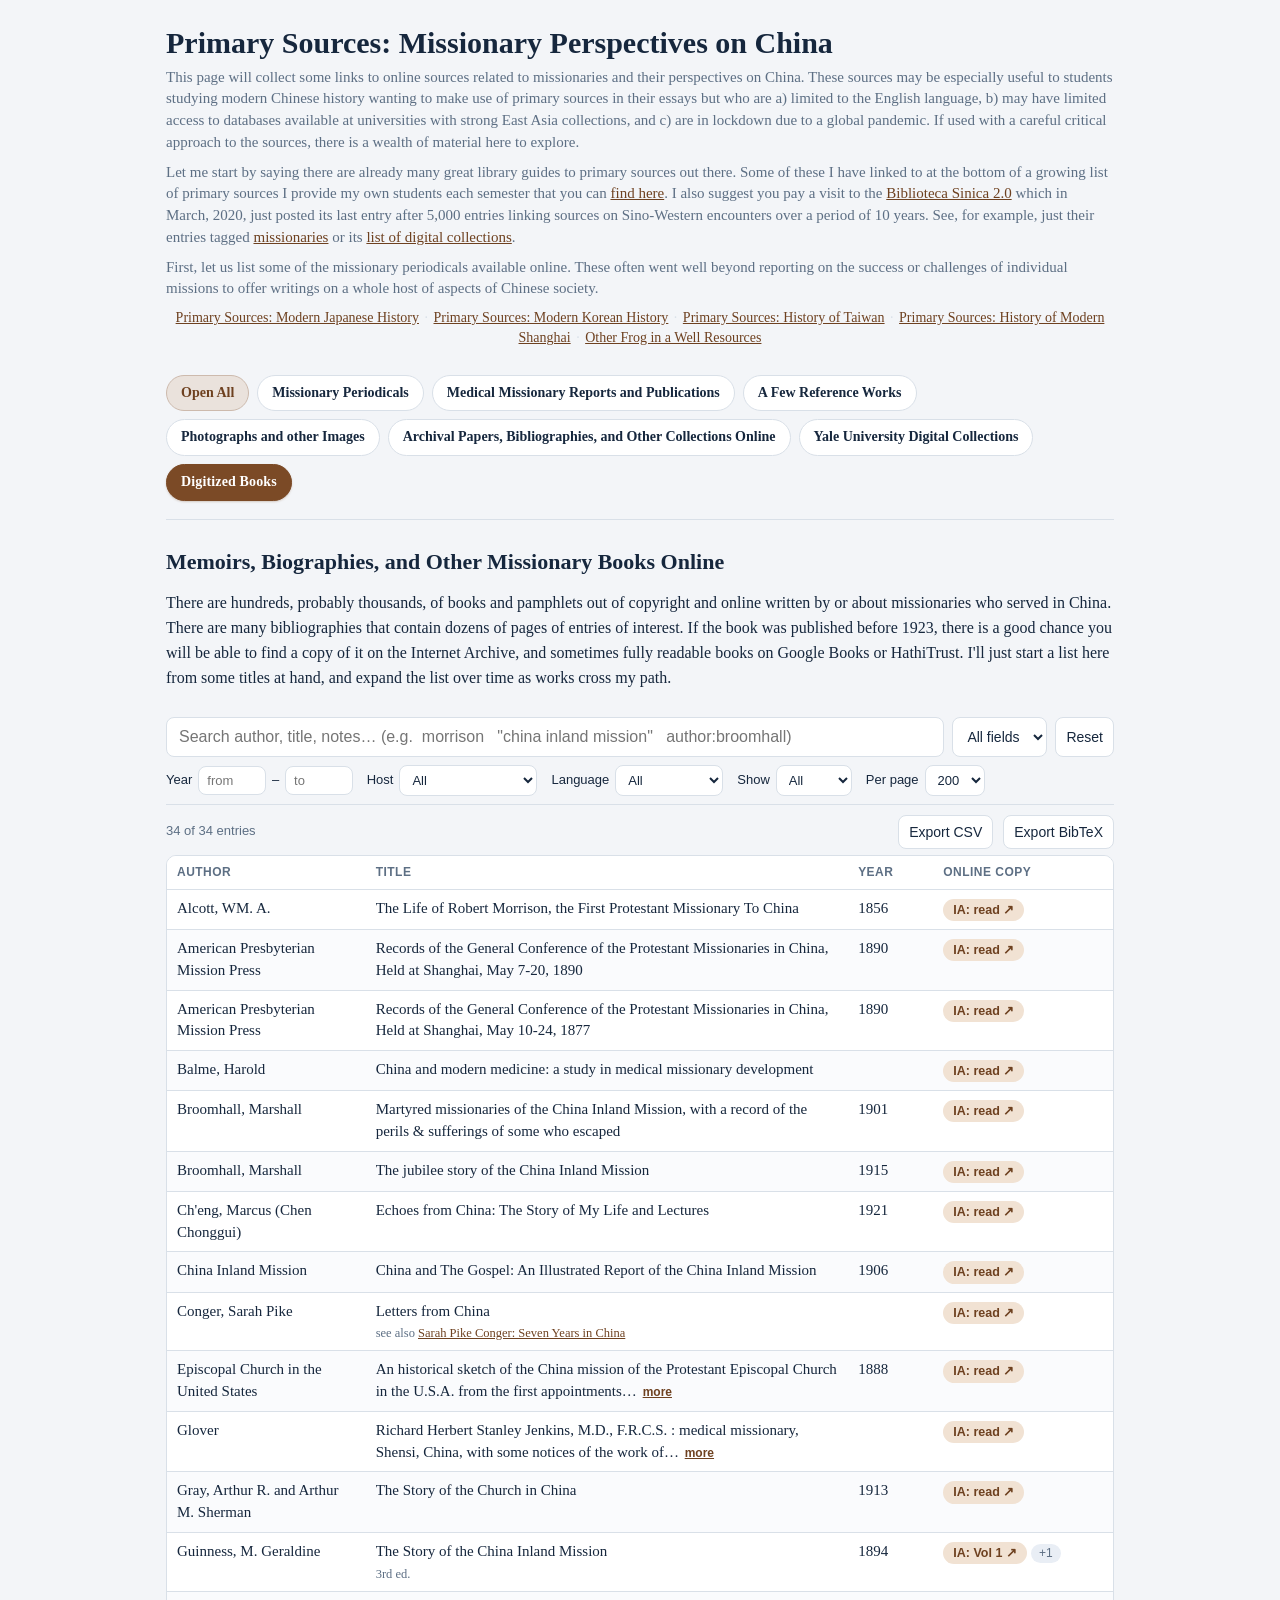
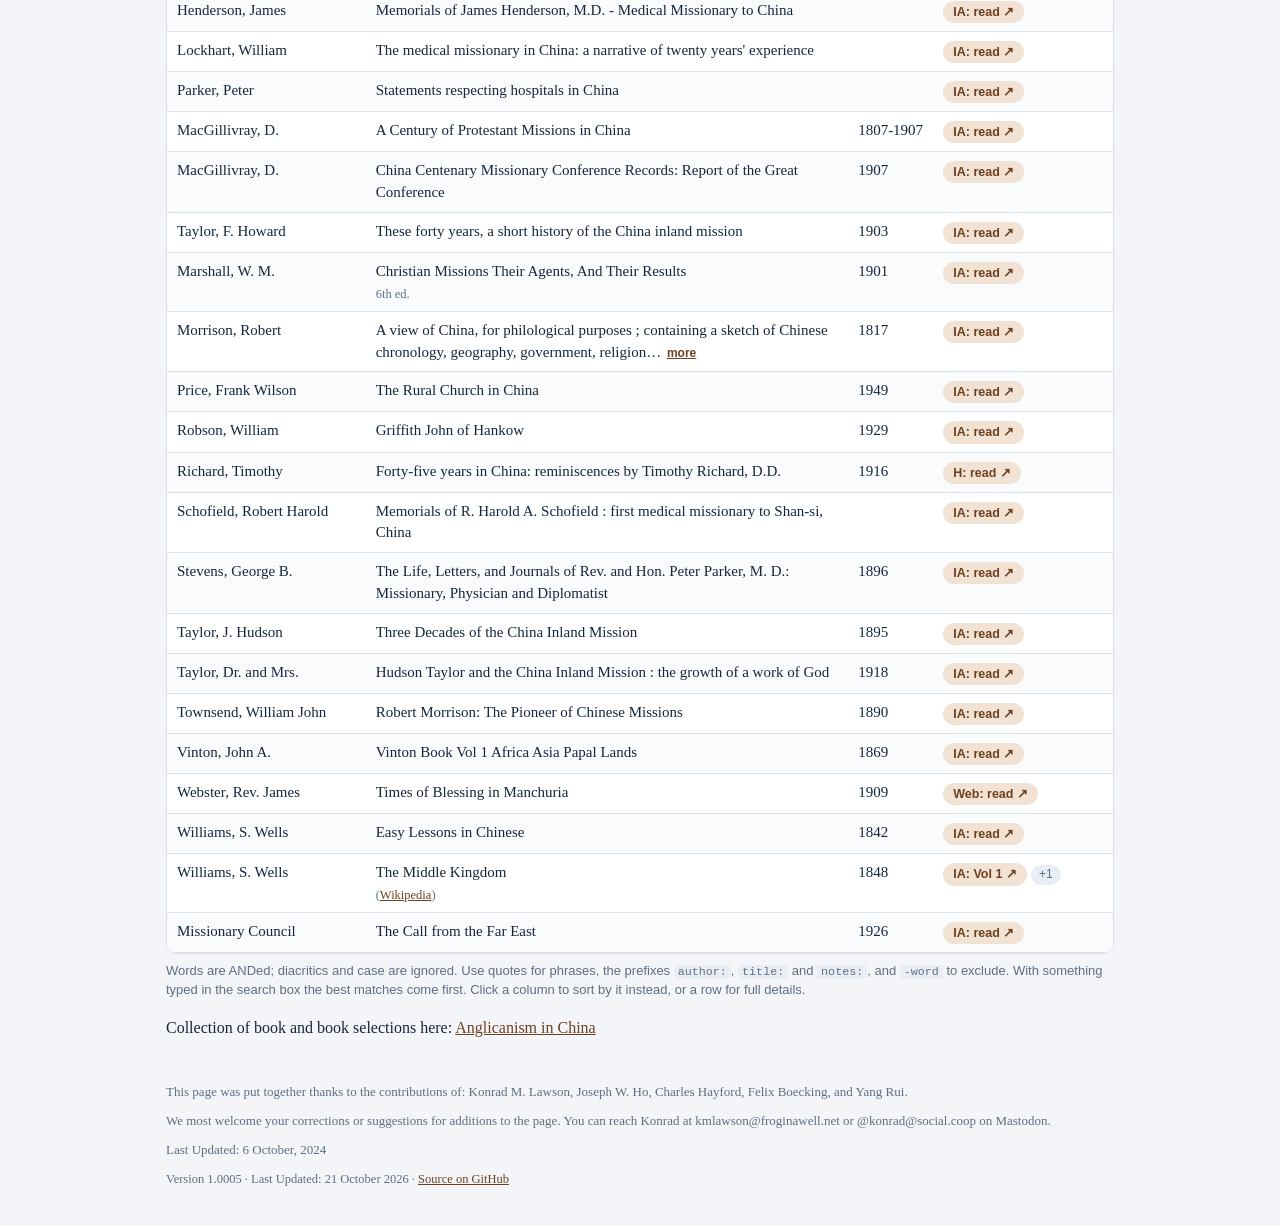
<file: missionaries/index.html>
<!doctype html>
<html lang="en">
<head>
<meta charset="utf-8">
<meta name="viewport" content="width=device-width, initial-scale=1">
<title>Primary Sources: Missionary Perspectives on China</title>
<meta name="description" content="This page will collect some links to online sources related to missionaries and their perspectives on China.">
<style>
:root{--accent:#7b4a26;--accent-ink:#fff;--hit:#f1e2d3;--link:#6e4120}
@media (prefers-color-scheme: dark){:root:not([data-theme="light"]){--accent:#d9a774;--accent-ink:#1c1208;--hit:#4a3220;--link:#e8c39c}}
:root[data-theme="dark"]{--accent:#d9a774;--accent-ink:#1c1208;--hit:#4a3220;--link:#e8c39c}
/* The Primary Sources pages: serif, quiet, and readable at any width. The layout is the one the
   Modern Japanese History page uses (japan-bib). The neutral colours are here; each page's accent colours
   (--accent, --accent-ink, --hit, --link) come from its page/config.json and are written in ahead of this. */
:root{
  --bg:#f3f5f8;--panel:#fff;--ink:#16273d;--muted:#5d6f84;--line:#d9e0e8;--chip:#e9eef5;--row:#fafbfd;
}
@media (prefers-color-scheme: dark){:root:not([data-theme="light"]){
  --bg:#0f1621;--panel:#16202c;--ink:#e6edf5;--muted:#9ab0c6;--line:#2a3746;--chip:#1e2a38;--row:#131c27;}}
:root[data-theme="dark"]{
  --bg:#0f1621;--panel:#16202c;--ink:#e6edf5;--muted:#9ab0c6;--line:#2a3746;--chip:#1e2a38;--row:#131c27;}
*{box-sizing:border-box}
html,body{margin:0;background:var(--bg);color:var(--ink);font:15px/1.45 -apple-system,BlinkMacSystemFont,"Segoe UI",Roboto,"Helvetica Neue",Arial,sans-serif}
a{color:var(--link)}
code{font-size:.9em;background:var(--panel);border:1px solid var(--line);border-radius:4px;padding:1px 5px;overflow-wrap:anywhere}

:root { --serif: Georgia, "Iowan Old Style", "Times New Roman", serif; }

body.page { font-family: var(--serif); }
.wrap { max-width: 980px; margin: 0 auto; padding: 0 16px; }

header.site { padding: 26px 0 6px; }
header.site h1 { font: 700 30px/1.15 var(--serif); margin: 0 0 6px; cursor: default; display: block; }
header.site h1:hover { color: inherit; }
header.site p.lede { margin: 0 0 8px; color: var(--muted); font-size: 15px; }
header.site p.also { margin: 2px 0 14px; font-size: 14px; text-align: center; }
header.site p.also a { color: var(--link); }
header.site p.also .sep { color: var(--line); padding: 0 2px; }

/* the row of buttons: one per section of the page, wrapping together */
nav.jumps { padding: 6px 0 18px; border-bottom: 1px solid var(--line); }
nav.jumps .sections { display: flex; flex-wrap: wrap; gap: 8px; }
nav.jumps button {
  font: 600 14px/1.2 var(--serif); padding: 9px 14px; border: 1px solid var(--line); border-radius: 999px;
  background: var(--panel); color: var(--ink); cursor: pointer;
}
nav.jumps button:hover { border-color: var(--link); color: var(--link); }
/* an open section: a light blue fill, so it reads as pressed */
nav.jumps button[aria-expanded="true"] { background: var(--hit); border-color: var(--link); color: var(--link); }
/* open or close every section at once: a light wash of the accent blue, and it follows the theme
   because it is mixed from the accent colour rather than written out */
nav.jumps button.openall {
  background: color-mix(in srgb, var(--accent) 16%, var(--panel));
  border-color: color-mix(in srgb, var(--accent) 38%, var(--panel));
  color: var(--link); font-weight: 700;
}
nav.jumps button.openall:hover {
  background: color-mix(in srgb, var(--accent) 26%, var(--panel));
  border-color: var(--link); color: var(--accent);
}


/* the way into the books: the one solid, bolder button on the page, last in the row */
nav.jumps button.search {
  background: var(--accent); border-color: var(--accent); color: var(--accent-ink);
  font-weight: 700; letter-spacing: .01em; box-shadow: 0 1px 2px color-mix(in srgb, var(--accent) 25%, transparent);
}
nav.jumps button.search:hover { filter: brightness(1.08); color: var(--accent-ink); border-color: var(--accent); }

/* a section of the list: hidden until its button is pressed */
section.md { padding: 6px 0 4px; border-bottom: 1px solid var(--line); }
section.md > h2 {
  font: 700 22px/1.25 var(--serif); margin: 18px 0 10px; cursor: pointer; display: flex; align-items: baseline; gap: 10px;
}
section.md > h2:hover { color: var(--link); }
section.md > h2::after { content: "▲"; font-size: 11px; color: var(--muted); }
section.md .body { font-size: 16px; line-height: 1.55; padding-bottom: 14px; }
section.md .body ul { margin: 8px 0; padding-left: 22px; }
section.md .body li { margin: 4px 0; }
section.md .body li ul { margin: 2px 0; }
section.md .body a { color: var(--link); }
/* a bullet marked <!--pills--> and ending in a colon turns its indented list into a row of small bubbles */
section.md .body ul.pills { display: flex; flex-wrap: wrap; gap: 6px 10px; list-style: none; padding-left: 0; margin: 6px 0 12px; }
section.md .body ul.pills li { margin: 0; display: inline-flex; align-items: baseline; gap: 6px; max-width: 100%; }
section.md .body a.pill-link {
  display: inline-block; padding: 3px 11px; border-radius: 999px; text-decoration: none;
  font: 600 13.5px/1.4 var(--serif); color: var(--link);
  background: color-mix(in srgb, var(--accent) 12%, var(--panel));
  border: 1px solid color-mix(in srgb, var(--accent) 32%, var(--panel));
}
section.md .body a.pill-link:hover { background: color-mix(in srgb, var(--accent) 24%, var(--panel)); border-color: var(--accent); }
section.md .body .pill-note { font-size: 12.5px; color: var(--muted); }
/* a bubble inside an ordinary list: no bullet, and whatever is indented under it sits just below */
section.md .body li.pill-own { list-style: none; }
section.md .body li.pill-own > ul.pills { margin: 4px 0 2px; }
section.md .body p { margin: 10px 0; }
/* a picture: a thumbnail that opens full size */
section.md .body p.figure { margin: 12px 0; }
section.md .body p.figure img { display: block; width: 100%; max-width: 280px; height: auto; border: 1px solid var(--line); border-radius: 6px; }
section.md .body em { font-style: italic; }


/* the books, always on the page after the other sections; its heading does not close it */
section.books-section { padding-top: 10px; }
section.books-section > h2 { font: 700 22px/1.25 var(--serif); margin: 18px 0 4px; }
section.books-section .body { font-size: 16px; line-height: 1.55; }
section.books-section .body > ul { margin: 8px 0; padding-left: 22px; }
section.books-section .body a { color: var(--link); }

/* back to the top: out of the way until the page has been scrolled */
button.totop {
  position: fixed; right: 18px; bottom: 18px; z-index: 6;
  width: 42px; height: 42px; border-radius: 50%; cursor: pointer;
  border: 1px solid var(--accent); background: var(--accent); color: var(--accent-ink);
  font: 600 18px/1 var(--serif); box-shadow: 0 2px 8px color-mix(in srgb, var(--accent) 30%, transparent);
}
button.totop:hover { filter: brightness(1.08); }
button.totop[hidden] { display: none; }
@media (max-width: 640px) { button.totop { right: 12px; bottom: 12px; } }

/* no rule of its own: the buttons and every open section already end in one */
footer.credit { padding: 14px 0 38px; font-size: 13px; color: var(--muted); margin-top: 18px; }
footer.credit p { margin: 10px 0 0; }
footer.credit p.version { font-size: 12.5px; }
footer.credit p.linkcheck { font-size: 12.5px; }
/* after a broken link: a small mark that searches the Wayback Machine for archived copies */
a.dead { font-size: .72em; vertical-align: super; line-height: 0; text-decoration: none; color: var(--muted); padding: 0 1px; }
a.dead:hover { color: var(--link); }
footer.credit a { color: var(--link); }
footer.site { padding: 18px 0 40px; font-size: 14px; color: var(--muted); }
footer.site a { color: var(--link); }
footer.site ul { padding-left: 20px; }

@media (max-width: 640px) {
  header.site h1 { font-size: 24px; }
}
/* The table of books online: the search table of the Modern Japanese History page (japan-bib
   site/app.css), kept to the parts this list uses and scoped to .books so it leaves the page alone. */
.books { font: 15px/1.45 -apple-system, BlinkMacSystemFont, "Segoe UI", Roboto, "Helvetica Neue", Arial, sans-serif; margin: 14px 0 6px; }
.books .controls { position: sticky; top: 0; z-index: 5; background: var(--bg); padding: 10px 0 8px; border-bottom: 1px solid var(--line); }
.books .row1 { display: flex; gap: 8px; flex-wrap: wrap; }
.books #bq { flex: 1 1 320px; min-width: 0; padding: 10px 12px; border: 1px solid var(--line); border-radius: 8px; background: var(--panel); color: var(--ink); font-size: 16px; }
.books select, .books input[type=number], .books button { padding: 8px 10px; border: 1px solid var(--line); border-radius: 8px; background: var(--panel); color: var(--ink); font-size: 14px; font-family: inherit; }
.books button { cursor: pointer; }
.books .row2 { display: flex; gap: 10px 14px; flex-wrap: wrap; align-items: center; margin-top: 8px; font-size: 13px; }
.books .row2 select, .books .row2 input { font-size: 13px; padding: 6px 8px; }
.books .row2 input[type=number] { width: 5.2em; -moz-appearance: textfield; appearance: textfield; }
.books .row2 input[type=number]::-webkit-outer-spin-button, .books .row2 input[type=number]::-webkit-inner-spin-button { -webkit-appearance: none; margin: 0; }
.books .row2 label { display: flex; align-items: center; gap: 6px; white-space: nowrap; flex: 0 0 auto; max-width: 100%; }
.books .row2 select { min-width: 0; max-width: 100%; }
.books .row2 #bhost { max-width: 11em; }   /* long library names would otherwise push Per page onto a line of its own */
/* tags: a row of periods and a row of topics; the number is how many entries the tag would leave */
.books .tagbar { padding: 10px 0 2px; border-bottom: 1px solid var(--line); }
.books .tagrow { display: flex; flex-wrap: wrap; gap: 6px; align-items: baseline; margin: 0 0 8px; }
.books .taglabel { font-size: 12px; text-transform: uppercase; letter-spacing: .04em; color: var(--muted); margin-right: 4px; min-width: 4.5em; }
.books button.tag { padding: 4px 11px; border-radius: 999px; font: 600 13px/1.35 Georgia, "Times New Roman", serif; background: var(--panel); color: var(--ink); }
.books button.tag .n { font: 500 11.5px/1 -apple-system, BlinkMacSystemFont, "Segoe UI", Roboto, Arial, sans-serif; color: var(--muted); margin-left: 4px; }
.books button.tag:hover { border-color: var(--link); color: var(--link); }
.books button.tag[aria-pressed="true"] { background: var(--accent); border-color: var(--accent); color: var(--accent-ink); }
.books button.tag[aria-pressed="true"] .n { color: inherit; opacity: .85; }
.books button.tag:disabled { opacity: .4; cursor: default; }
.books button.tag:disabled:hover { border-color: var(--line); color: var(--ink); }
.books .dbody button.chip { border: 0; cursor: pointer; font: inherit; font-size: 12px; padding: 1px 8px; }
.books .dbody button.chip:hover { color: var(--link); }
.books .status { display: flex; justify-content: space-between; gap: 8px; flex-wrap: wrap; align-items: center; margin: 10px 0 6px; color: var(--muted); font-size: 13px; }
.books .status .right { display: flex; gap: 10px; align-items: center; flex-wrap: wrap; }
/* pages of the list: at the top beside the exports, and again under the table */
.books .pager { display: flex; gap: 6px; align-items: center; }
.books .pager[hidden] { display: none; }
.books .pager.bottom { justify-content: flex-end; margin: 10px 0 0; font-size: 13px; color: var(--muted); }
.books .pager button:disabled { opacity: .45; cursor: default; }
.books .tablewrap { overflow-x: auto; border: 1px solid var(--line); border-radius: 10px; background: var(--panel); }
.books table { border-collapse: collapse; width: 100%; min-width: 600px; table-layout: fixed; }
.books th, .books td { padding: 8px 10px; text-align: left; vertical-align: top; border-bottom: 1px solid var(--line); overflow-wrap: anywhere; }
.books th:last-child, .books td:last-child { padding-right: 18px; }   /* room to the right of the pills */
.books th { background: var(--panel); font-size: 12px; text-transform: uppercase; letter-spacing: .04em; color: var(--muted); cursor: pointer; user-select: none; white-space: nowrap; }
.books th .arrow { opacity: .9; margin-left: 4px; }
.books tbody tr { cursor: pointer; }
.books tbody tr:nth-child(even) { background: var(--row); }
.books tbody tr:hover { outline: 2px solid var(--accent); outline-offset: -2px; }
.books td.au, .books td.title, .books td.year { font-family: Georgia, "Times New Roman", serif; }
.books th:nth-child(1) { width: 21%; } .books th:nth-child(2) { width: 51%; } .books th:nth-child(3) { width: 9%; } .books th:nth-child(4) { width: 19%; }
.books td.year, .books td.ia { white-space: nowrap; }
/* a long title cut short: "more" and "less" open and close it in place */
.books button.more { border: 0; background: none; padding: 0 2px; margin: 0; color: var(--link); cursor: pointer;
  font: 600 12px/1 -apple-system, BlinkMacSystemFont, "Segoe UI", Roboto, Arial, sans-serif; text-decoration: underline; white-space: nowrap; }
.books button.more:hover { filter: brightness(1.2); }
.books .note { display: block; font-size: 12.5px; color: var(--muted); margin-top: 2px; }
.books a.pill { display: inline-block; border-radius: 999px; padding: 2px 10px; font-size: 12.5px; font-weight: 600; text-decoration: none; white-space: nowrap; background: var(--hit); color: var(--link); }
.books a.pill:hover { filter: brightness(.95); text-decoration: underline; }
.books .chip { display: inline-block; background: var(--chip); border-radius: 999px; padding: 1px 8px; font-size: 12px; color: var(--muted); margin-right: 4px; }
.books mark { background: var(--hit); color: inherit; border-radius: 2px; padding: 0 1px; }
.books .empty { padding: 40px; text-align: center; color: var(--muted); }
.books .help { font-size: 13px; color: var(--muted); margin: 8px 0 0; }
.books code { background: var(--chip); border: 0; padding: 0 4px; border-radius: 4px; }
.books dialog { border: 1px solid var(--line); border-radius: 12px; background: var(--panel); color: var(--ink); max-width: 760px; width: calc(100% - 32px); padding: 0; }
.books dialog::backdrop { background: rgba(0, 0, 0, .45); }
/* Header and footer stay put and only the entry scrolls, so the close button is always in reach */
.books dialog[open] { display: flex; flex-direction: column; max-height: calc(100vh - 32px); max-height: calc(100dvh - 32px); }
.books .dhead { display: flex; justify-content: space-between; gap: 12px; padding: 16px 18px 8px; flex: none; border-bottom: 1px solid var(--line); }
.books .dhead button { align-self: flex-start; }
.books #bdclose { flex: none; min-width: 44px; min-height: 44px; font-size: 20px; line-height: 1; padding: 0; }
.books .dhead h2 { font: 600 19px/1.3 Georgia, serif; margin: 0; }
.books .dbody { padding: 0 18px 18px; overflow-y: auto; flex: 1 1 auto; min-height: 0; overscroll-behavior: contain; }
.books .dbody dl { display: grid; grid-template-columns: 110px 1fr; gap: 6px 12px; margin: 8px 0 0; }
.books .dbody dt { color: var(--muted); font-size: 13px; }
.books .dbody dd { margin: 0; overflow-wrap: anywhere; }
.books .dfoot { display: flex; gap: 8px; flex-wrap: wrap; padding: 12px 18px; border-top: 1px solid var(--line); flex: none; }
@media (max-width: 640px) {
  .books .dbody dl { grid-template-columns: 1fr; } .books .dbody dt { margin-top: 6px; }
  .books dialog { width: calc(100% - 16px); } .books dialog[open] { max-height: calc(100vh - 16px); max-height: calc(100dvh - 16px); }
  .books .dhead { padding: 10px 10px 8px 14px; } .books .dhead h2 { font-size: 17px; } .books .dbody { padding: 0 14px 14px; }
  .books .dfoot { gap: 6px; padding: 8px 10px; } .books .dfoot button { font-size: 13px; padding: 6px 8px; }
  .books table { min-width: 0; }
  .books th:nth-child(1) { width: 26%; } .books th:nth-child(2) { width: auto; } .books th:nth-child(3) { width: 14%; } .books th:nth-child(4) { width: 24%; }
  .books th { white-space: normal; overflow-wrap: normal; }   /* "Online copy" wraps between its words, never inside one */
  .books th, .books td { padding-left: 7px; padding-right: 7px; }
  .books a.pill .host { display: none; }   /* a narrow column: the pill keeps to its label; the entry names the host */
  .books td.ia { white-space: normal; }   /* and a +1 drops below it */
  .books .taglabel { min-width: 0; flex-basis: 100%; }
  .books #bq { flex-basis: 100%; } .books .row1 select { flex: 1 1 auto; min-width: 0; } .books .row2 label { flex-wrap: wrap; } .books .controls { position: static; }
}
</style>
</head>
<body class="page">
<div class="wrap">
  <header class="site">
    <h1>Primary Sources: Missionary Perspectives on China</h1>
    <p class="lede">This page will collect some links to online sources related to missionaries and their perspectives on China. These sources may be especially useful to students studying modern Chinese history wanting to make use of primary sources in their essays but who are a) limited to the English language, b) may have limited access to databases available at universities with strong East Asia collections, and c) are in lockdown due to a global pandemic. If used with a careful critical approach to the sources, there is a wealth of material here to explore.</p>
    <p class="lede">Let me start by saying there are already many great library guides to primary sources out there. Some of these I have linked to at the bottom of a growing list of primary sources I provide my own students each semester that you can <a href="https://huginn.net/primary-sources/" target="_blank" rel="noopener">find here</a>. I also suggest you pay a visit to the <a href="https://www.univie.ac.at/Geschichte/China-Bibliographie/blog/" target="_blank" rel="noopener">Biblioteca Sinica 2.0</a> which in March, 2020, just posted its last entry after 5,000 entries linking sources on Sino-Western encounters over a period of 10 years. See, for example, just their entries tagged <a href="https://www.univie.ac.at/Geschichte/China-Bibliographie/blog/tag/missionaries/" target="_blank" rel="noopener">missionaries</a> or its <a href="https://www.univie.ac.at/Geschichte/China-Bibliographie/blog/libraries-digital-collections/" target="_blank" rel="noopener">list of digital collections</a>.</p>
    <p class="lede">First, let us list some of the missionary periodicals available online. These often went well beyond reporting on the success or challenges of individual missions to offer writings on a whole host of aspects of Chinese society.</p>
    <p class="also"><a href="https://froginawell.net/reference/modern-japan/" target="_blank" rel="noopener">Primary Sources: Modern Japanese History</a> <span class="sep">·</span> <a href="https://kmlawson.github.io/primary-sources/korea/" target="_blank" rel="noopener">Primary Sources: Modern Korean History</a> <span class="sep">·</span> <a href="https://kmlawson.github.io/primary-sources/taiwan/" target="_blank" rel="noopener">Primary Sources: History of Taiwan</a> <span class="sep">·</span> <a href="https://kmlawson.github.io/primary-sources/shanghai/" target="_blank" rel="noopener">Primary Sources: History of Modern Shanghai</a> <span class="sep">·</span> <a href="https://froginawell.net/frog/sources/" target="_blank" rel="noopener">Other Frog in a Well Resources</a></p>
  </header>
  <nav class="jumps">
    <div class="sections">
      <button type="button" class="jump openall" data-target="all" aria-expanded="false">Open All</button>
      <button type="button" class="jump" data-target="s-missionary-periodicals" aria-expanded="false">Missionary Periodicals</button>
      <button type="button" class="jump" data-target="s-medical-missionary-reports-and-publications" aria-expanded="false">Medical Missionary Reports and Publications</button>
      <button type="button" class="jump" data-target="s-a-few-reference-works" aria-expanded="false">A Few Reference Works</button>
      <button type="button" class="jump" data-target="s-photographs-and-other-images" aria-expanded="false">Photographs and other Images</button>
      <button type="button" class="jump" data-target="s-archival-papers-bibliographies-and-other-collections-online" aria-expanded="false">Archival Papers, Bibliographies, and Other Collections Online</button>
      <button type="button" class="jump" data-target="s-yale-university-digital-collections" aria-expanded="false">Yale University Digital Collections</button>
      <button type="button" class="jump search" data-target="s-memoirs-biographies-and-other-missionary-books-online" title="Memoirs, Biographies, and Other Missionary Books Online">Digitized Books</button>
    </div>
  </nav>
  <section class="md" id="s-missionary-periodicals" hidden>
    <h2 tabindex="0" role="button" title="Hide this section">Missionary Periodicals</h2>
    <div class="body">
<h3>The Chinese Recorder and Missionary Journal (1867-1941)</h3>
<p><a href="https://en.wikipedia.org/wiki/Chinese_Recorder_and_Missionary_Journal" target="_blank" rel="noopener">Wikipedia</a> | <a href="https://www.worldcat.org/title/chinese-recorder-index-a-guide-to-christian-missions-in-asia-1867-1941-monograph/oclc/907244593&amp;referer=brief_results" target="_blank" rel="noopener">Print Index</a> | <a href="https://www.univie.ac.at/Geschichte/China-Bibliographie/blog/2011/12/28/the-chinese-recorder/" target="_blank" rel="noopener">More Links at Biblioteca Sinica</a></p>
<p>This is a rich source of missionary perspectives on China, with over seventy volumes, with later volumes often over 800 pages in length. Kathleen Lodwick has created a valuable two-volume printed index of the collection, <em>The Chinese Recorder Index: a Guide to Christian Missions in Asia, 1867-1941</em> and there are proprietary databases, at least one of which seems to build off this print index. All the volumes 1-54 (up to 1922) of this important missionary journal are unambiguously out of copyright in the US and available on Internet Archive, with OCR text recognition here:</p>
<ul>
<li>1860s: <a href="https://archive.org/details/thechineserecorderandmissionaryjournalvolume11867" target="_blank" rel="noopener">v1</a>, <a href="https://archive.org/details/thechineserecorderandmissionaryjournalvolume218691870" target="_blank" rel="noopener">v2</a></li>
<li>1870s: <a href="https://archive.org/details/chineserecorder07unkngoog/page/n2/mode/2up" target="_blank" rel="noopener">v3</a>, <a href="https://archive.org/details/chineserecorder01unkngoog/page/n4/mode/2up" target="_blank" rel="noopener">v4</a>, <a href="https://archive.org/details/chineserecorder10unkngoog/page/n2/mode/2up" target="_blank" rel="noopener">v5</a>, <a href="https://archive.org/details/thechineserecorderv61875" target="_blank" rel="noopener">v6</a>, <a href="https://archive.org/details/thechineserecorderv71876" target="_blank" rel="noopener">v7</a>, <a href="https://archive.org/details/chineserecorder08lodwuoft/page/n6/mode/2up" target="_blank" rel="noopener">v8</a>, <a href="https://archive.org/details/chineserecorder09lodwuoft/page/iii/mode/2up" target="_blank" rel="noopener">v9</a> , <a href="https://archive.org/details/chineserecorder10lodwuoft/page/n4/mode/2up" target="_blank" rel="noopener">v10</a></li>
<li>1880s: <a href="https://archive.org/details/chineserecorder11lodwuoft/page/n4/mode/2up" target="_blank" rel="noopener">v11</a>, <a href="https://archive.org/details/chineserecorder12lodwuoft/page/n4/mode/2up" target="_blank" rel="noopener">v12</a>, <a href="https://archive.org/details/chineserecorder13lodwuoft/page/n5/mode/2up" target="_blank" rel="noopener">v13</a>, <a href="https://archive.org/details/thechineserecorderv141883" target="_blank" rel="noopener">v14</a>, <a href="https://archive.org/details/chineserecorder15lodwuoft/page/n4/mode/2up" target="_blank" rel="noopener">v15</a>, <a href="https://archive.org/details/chineserecorder16lodwuoft/page/n4/mode/2up" target="_blank" rel="noopener">v16</a>, <a href="https://archive.org/details/chineserecorder17lodwuoft/page/n6/mode/2up" target="_blank" rel="noopener">v17</a>, <a href="https://archive.org/details/chineserecorder18lodwuoft/page/n4/mode/2up" target="_blank" rel="noopener">v18</a>, <a href="https://archive.org/details/chineserecorder19lodwuoft/page/n6/mode/2up" target="_blank" rel="noopener">v19</a>, <a href="https://archive.org/details/chineserecorder20lodwuoft/page/n6/mode/2up" target="_blank" rel="noopener">v20</a></li>
<li>1890s: <a href="https://archive.org/details/chineserecorder21lodwuoft/page/n6/mode/2up" target="_blank" rel="noopener">v21</a>, <a href="https://archive.org/details/chineserecorder22lodwuoft/page/n4/mode/2up" target="_blank" rel="noopener">v22</a>, <a href="https://archive.org/details/chineserecorder23lodwuoft/page/n4/mode/2up" target="_blank" rel="noopener">v23</a>, <a href="https://archive.org/details/thechineserecorderv241893" target="_blank" rel="noopener">v24</a>, <a href="https://archive.org/details/chineserecorder25lodwuoft/page/n10/mode/2up" target="_blank" rel="noopener">v25</a>, <a href="https://archive.org/details/chineserecorder26lodwuoft/page/n4/mode/2up" target="_blank" rel="noopener">v26</a>, <a href="https://archive.org/details/chineserecorder27lodwuoft/page/n6/mode/2up" target="_blank" rel="noopener">v27</a>, <a href="https://archive.org/details/thechineserecorderv281897" target="_blank" rel="noopener">v28</a>, <a href="https://archive.org/details/thechineserecorderv291898" target="_blank" rel="noopener">v29</a>, <a href="https://archive.org/details/TheChineseRecorder/mode/2up" target="_blank" rel="noopener">v30</a></li>
<li>1900s: <a href="https://archive.org/details/chineserecorder31lodwuoft/page/n4/mode/2up" target="_blank" rel="noopener">v31</a>, <a href="https://archive.org/details/chineserecorder32lodwuoft/page/n4/mode/2up" target="_blank" rel="noopener">v32</a>, <a href="https://archive.org/details/thechineserecorderv331902" target="_blank" rel="noopener">v33</a>, <a href="https://archive.org/details/thechineserecorderv341903" target="_blank" rel="noopener">v34</a>, <a href="https://archive.org/details/thechineserecorderv351904" target="_blank" rel="noopener">v35</a>, <a href="https://archive.org/details/chineserecorder36lodwuoft/page/n4/mode/2up" target="_blank" rel="noopener">v36</a>, <a href="https://archive.org/details/chineserecorder37lodwuoft/page/n4/mode/2up" target="_blank" rel="noopener">v37</a>, <a href="https://archive.org/details/chineserecorder08unkngoog/page/n11/mode/2up" target="_blank" rel="noopener">v38</a>, <a href="https://archive.org/details/chineserecorder39lodwuoft/page/i/mode/2up" target="_blank" rel="noopener">v39</a>, <a href="https://archive.org/details/chineserecorder40lodwuoft/page/n3/mode/2up" target="_blank" rel="noopener">v40</a></li>
<li>1910s: <a href="https://archive.org/details/thechineserecorderv411910" target="_blank" rel="noopener">v41</a>, <a href="https://archive.org/details/thechineserecorderv421911" target="_blank" rel="noopener">v42</a>, <a href="https://archive.org/details/chineserecorder43lodwuoft/page/n4/mode/2up" target="_blank" rel="noopener">v43</a>, <a href="https://archive.org/details/chineserecorder44lodwuoft/page/n4/mode/2up" target="_blank" rel="noopener">v44</a>, <a href="https://archive.org/details/chineserecorder45lodwuoft/page/n4/mode/2up" target="_blank" rel="noopener">v45</a>, <a href="https://archive.org/details/thechineserecorderv461915" target="_blank" rel="noopener">v46</a>, <a href="https://archive.org/details/thechineserecorderv471916" target="_blank" rel="noopener">v47</a>, <a href="https://archive.org/details/thechineserecorderv481917" target="_blank" rel="noopener">v48</a>, <a href="https://archive.org/details/thechineserecorderv491918" target="_blank" rel="noopener">v49</a>, <a href="https://archive.org/details/thechineserecorderv501919" target="_blank" rel="noopener">v50</a></li>
<li>1920s: <a href="https://archive.org/details/thechineserecorderv511920" target="_blank" rel="noopener">v51</a>, <a href="https://archive.org/details/thechineserecorderv521921" target="_blank" rel="noopener">v52</a>, <a href="https://archive.org/details/thechineserecorderv531922" target="_blank" rel="noopener">v53</a></li>
</ul>
<h3>The Chinese Repository (1832-1851)</h3>
<p><a href="https://en.wikipedia.org/wiki/The_Chinese_Repository" target="_blank" rel="noopener">Wikipedia</a> | <a href="https://web.archive.org/web/20080820101716/http://www.ttc.edu.sg/csca/epub/guides/cr.html" target="_blank" rel="noopener">Archived Note by Michael Poon</a> | <a href="https://www.univie.ac.at/Geschichte/China-Bibliographie/blog/2010/06/19/chinese-repository-1832-1851/" target="_blank" rel="noopener">More Links at Biblioteca Sinica</a></p>
<p>This early missionary periodical in twenty volumes has issues about 60 pages in length. Compared to the Chinese Recorder there is a far higher percentage of articles that are academic articles, reflections on Chinese culture, agriculture and nature, as well as many travel narratives. There are also many articles on educational, medical, and commercial initiatives in China. There is also a <a href="https://archive.org/details/chineserepositorunse" target="_blank" rel="noopener">convenient index volume by term but also by subject</a>.</p>
<p><em>Full Year Volumes:</em></p>
<ul>
<li><a href="https://archive.org/details/thechineserepository18321833v1.112" target="_blank" rel="noopener">v1</a> (1832-1833), <a href="https://archive.org/details/in.ernet.dli.2015.1473/page/n3/mode/2up" target="_blank" rel="noopener">v2</a> (1833-1834), <a href="https://archive.org/details/chinesereposito05unkngoog" target="_blank" rel="noopener">v3</a> (1834-1835), <a href="https://archive.org/details/thechineserepository18351836v4.112" target="_blank" rel="noopener">v4</a> (1835-1836), <a href="https://archive.org/details/in.ernet.dli.2015.1471" target="_blank" rel="noopener">v5</a> (1836-1837), <a href="https://archive.org/details/chinesereposito08willgoog/page/n7/mode/2up" target="_blank" rel="noopener">v6</a> (1837-1838), <a href="https://archive.org/details/thechineserepository18381839v7.112" target="_blank" rel="noopener">v7</a> (1838-1839), <a href="https://archive.org/details/chinesereposito09willgoog/page/n7/mode/2up" target="_blank" rel="noopener">v8</a> (1839-1840), <a href="https://archive.org/details/chinesereposito04willgoog/page/n7/mode/2up" target="_blank" rel="noopener">v9</a> (1840), <a href="https://archive.org/details/chinesereposito07willgoog/page/n7/mode/2up" target="_blank" rel="noopener">v10</a> (1841), <a href="https://archive.org/details/chinesereposito03unkngoog/page/n11/mode/2up" target="_blank" rel="noopener">v11</a> (1842), <a href="http://www.archive.org/stream/chinesereposito05willgoog#page/n7/mode/2up" target="_blank" rel="noopener">v12</a> (1843), <a href="https://archive.org/details/thechineserepository1844v13" target="_blank" rel="noopener">v13</a> (1844), <a href="https://archive.org/details/thechineserepository1845v14.112" target="_blank" rel="noopener">v14</a> (1845), <a href="https://archive.org/details/chinesereposito13unkngoog/page/n11/mode/2up" target="_blank" rel="noopener">v15</a> (1846), <a href="https://archive.org/details/thechineserepository1847v16.112" target="_blank" rel="noopener">v16</a> (1847), <a href="https://archive.org/details/thechineserepository1848v17.112" target="_blank" rel="noopener">v17</a> (1848), <a href="https://archive.org/details/chinesereposito04unkngoog/page/n5/mode/2up" target="_blank" rel="noopener">v18</a> (1849), <a href="https://archive.org/details/thechineserepository1850v19" target="_blank" rel="noopener">v19</a> (1850), <a href="https://archive.org/details/thechineserepository1851v20" target="_blank" rel="noopener">v20</a> (1851), <a href="https://archive.org/details/chineserepositorunse" target="_blank" rel="noopener">General Index of the 20 Volumes</a></li>
</ul>
<p>Almost all (over 200) of the individual issues of the twenty volumes are also available on Internet Archive by individual issue download, and the few missing issues are fortunately to be found in the full year volumes for the journal available above. You can browse through them here: <a href="https://archive.org/search.php?query=title%3A%28chinese%20repository%29" target="_blank" rel="noopener">Chinese Repository Issues on Internet Archive</a>. There are also more more download options <a href="https://www.univie.ac.at/Geschichte/China-Bibliographie/blog/2010/06/19/chinese-repository-1832-1851/" target="_blank" rel="noopener">nicely compiled</a> by Biblioteca Sinica.</p>
<h3>China&#x27;s Millions (1875-1964)</h3>
<p>This is one of the missionary periodicals published by the important organization, the China Inland Mission founded by Hudson Taylor. A large number of volumes from the journal can be found online, with many of the earlier volumes available on the Internet Archive, as well as many later volumes available open access through Yale University&#x27;s digital library collections with convenient PDF download.</p>
<ul>
<li>1870s: <a href="https://archive.org/details/chinasmillions7576chin/page/n6/mode/2up" target="_blank" rel="noopener">1875-6</a>, <a href="https://archive.org/details/chinasmillions1877chin/page/n6/mode/2up" target="_blank" rel="noopener">1877</a>, <a href="https://archive.org/details/chinasmillions1878chin/page/n6/mode/2up" target="_blank" rel="noopener">1878</a>, <a href="https://archive.org/details/chinasmillions1879chin/page/n6/mode/2up" target="_blank" rel="noopener">1879</a></li>
<li>1880s: <a href="https://archive.org/details/chinasmillions1880chin/page/n8/mode/2up" target="_blank" rel="noopener">1880</a>, <a href="https://archive.org/details/chinasmillions1881chin/page/n6/mode/2up" target="_blank" rel="noopener">1881</a>, <a href="https://archive.org/details/chinasmillions1882chin/page/n6/mode/2up" target="_blank" rel="noopener">1882</a>, <a href="https://archive.org/details/chinasmillions1883chin/page/n6/mode/2up" target="_blank" rel="noopener">1883</a>, <a href="https://archive.org/details/chinasmillions00missgoog/page/n8/mode/2up" target="_blank" rel="noopener">1884</a>, <a href="https://archive.org/details/chinasmillions01missgoog/page/n5/mode/2up" target="_blank" rel="noopener">1885</a>, <a href="https://archive.org/details/chinasmillions02missgoog/page/n4/mode/2up" target="_blank" rel="noopener">1886</a>, <a href="http://findit.library.yale.edu/catalog/digcoll:215241" target="_blank" rel="noopener">1887</a>, <a href="http://findit.library.yale.edu/catalog/digcoll:215409" target="_blank" rel="noopener">1888</a>, <a href="http://findit.library.yale.edu/catalog/digcoll:215600" target="_blank" rel="noopener">1889</a></li>
<li>1890s: <a href="https://archive.org/details/chinasmillions00tayl/page/n6/mode/2up" target="_blank" rel="noopener">1890</a>, <a href="http://findit.library.yale.edu/catalog/digcoll:215974" target="_blank" rel="noopener">1891</a>, <a href="http://findit.library.yale.edu/catalog/digcoll:216199" target="_blank" rel="noopener">1892</a>, <a href="http://findit.library.yale.edu/catalog/digcoll:216539" target="_blank" rel="noopener">1893</a>, <a href="https://archive.org/details/chinasmillions00chin/page/n8/mode/2up" target="_blank" rel="noopener">1894</a>, <a href="http://findit.library.yale.edu/catalog/digcoll:216902" target="_blank" rel="noopener">1895</a>, <a href="http://findit.library.yale.edu/catalog/digcoll:217090" target="_blank" rel="noopener">1896</a>, <a href="http://findit.library.yale.edu/catalog/digcoll:217289" target="_blank" rel="noopener">1897</a>, <a href="http://findit.library.yale.edu/catalog/digcoll:217498" target="_blank" rel="noopener">1898</a>, <a href="http://findit.library.yale.edu/catalog/digcoll:217687" target="_blank" rel="noopener">1899</a></li>
<li>1900s: <a href="http://findit.library.yale.edu/catalog/digcoll:217888" target="_blank" rel="noopener">1900</a>, <a href="http://findit.library.yale.edu/catalog/digcoll:218118" target="_blank" rel="noopener">1901</a>, <a href="http://findit.library.yale.edu/catalog/digcoll:218313" target="_blank" rel="noopener">1902</a>, <a href="http://findit.library.yale.edu/catalog/digcoll:218496" target="_blank" rel="noopener">1903</a>, <a href="http://findit.library.yale.edu/catalog/digcoll:218703" target="_blank" rel="noopener">1904</a>, <a href="http://findit.library.yale.edu/catalog/digcoll:218886" target="_blank" rel="noopener">1905</a>, <a href="http://findit.library.yale.edu/catalog/digcoll:219091" target="_blank" rel="noopener">1906</a>, <a href="http://findit.library.yale.edu/catalog/digcoll:219298" target="_blank" rel="noopener">1907</a>, <a href="http://findit.library.yale.edu/catalog/digcoll:219505" target="_blank" rel="noopener">1908</a>, <a href="https://archive.org/details/millions1909chin" target="_blank" rel="noopener">1909</a></li>
<li>1910s: <a href="http://findit.library.yale.edu/catalog/digcoll:219712" target="_blank" rel="noopener">1910</a>, <a href="http://findit.library.yale.edu/catalog/digcoll:219921" target="_blank" rel="noopener">1911</a>, <a href="http://findit.library.yale.edu/catalog/digcoll:220114" target="_blank" rel="noopener">1912</a>, <a href="https://archive.org/details/millions1913chin" target="_blank" rel="noopener">1913</a>, <a href="https://archive.org/details/millions1914chin" target="_blank" rel="noopener">1914</a> <a href="http://findit.library.yale.edu/catalog/digcoll:220325" target="_blank" rel="noopener">1915</a>, <a href="http://findit.library.yale.edu/catalog/digcoll:220522" target="_blank" rel="noopener">1916-7</a>, 1918-9?</li>
<li>1920s: <a href="http://findit.library.yale.edu/catalog/digcoll:220838" target="_blank" rel="noopener">1920</a>, <a href="http://findit.library.yale.edu/catalog/digcoll:220983" target="_blank" rel="noopener">1921</a>, <a href="https://archive.org/details/millions1922chin" target="_blank" rel="noopener">1922</a>, 1923-1925?, <a href="http://findit.library.yale.edu/catalog/digcoll:221138" target="_blank" rel="noopener">1926</a>, <a href="http://findit.library.yale.edu/catalog/digcoll:221343" target="_blank" rel="noopener">1927-8</a>, <a href="http://findit.library.yale.edu/catalog/digcoll:221750" target="_blank" rel="noopener">1929</a></li>
<li>1930s: <a href="http://findit.library.yale.edu/catalog/digcoll:221953" target="_blank" rel="noopener">1930</a>, <a href="http://findit.library.yale.edu/catalog/digcoll:222171" target="_blank" rel="noopener">1931</a>, <a href="http://findit.library.yale.edu/catalog/digcoll:222424" target="_blank" rel="noopener">1932</a>, <a href="http://findit.library.yale.edu/catalog/digcoll:222682" target="_blank" rel="noopener">1933</a>, <a href="http://findit.library.yale.edu/catalog/digcoll:222939" target="_blank" rel="noopener">1934</a>, <a href="http://findit.library.yale.edu/catalog/digcoll:223179" target="_blank" rel="noopener">1935</a></li>
</ul>
<p>One relatively recent and particularly useful secondary work related to the China Inland Mission is: Alvyn Austin, <em>China&#x27;s Millions: The China Inland Mission and Late Qing Society, 1832-1905 (2006)</em>.</p>
<h3>The China Review (1872-1901)</h3>
<p><a href="https://digitalrepository.lib.hku.hk/catalog/hm510x000" target="_blank" rel="noopener">Online Collection at HKU</a> | <a href="https://en.wikipedia.org/wiki/The_China_Review" target="_blank" rel="noopener">Wikipedia</a> | <a href="https://hkjo.lib.hku.hk/archive/files/a38a719fcabf0f934d670cda323ac431.pdf" target="_blank" rel="noopener">Introductory Essay in Volume I</a> | <a href="https://www.academia.edu/1167003" target="_blank" rel="noopener">List of Contributors and ToC</a></p>
<p><em>The China Review, or Notes and Queries on the Far East</em>, 1872-1901 was not a missionary publication, but featured many writings by missionaries based in China. HKU has created a very nice <a href="https://hkjo.lib.hku.hk/exhibits/show/hkjo/browseIssue?book=b35317450" target="_blank" rel="noopener">online archive of the journal</a> where you can download individual articles on separate pages dedicated to specific volumes but no full issue or full volumes, so it is less convenient for browsing. Helen Wang has created a <a href="https://www.academia.edu/1167003" target="_blank" rel="noopener">convenient list</a> of contributors to the journal and combined the contents list of all the article titles together.</p>
<p><em>Full Year Volumes</em>: <a href="https://archive.org/details/thechinareviewv218731874" target="_blank" rel="noopener">v2</a> (1873-1874), <a href="https://archive.org/details/china-review-v-4-1875-1876" target="_blank" rel="noopener">v4</a> (1875-1876), <a href="https://archive.org/details/thechinareviewv618771878" target="_blank" rel="noopener">v6</a> (1877-1878), <a href="https://archive.org/details/thechinareviewv718781879" target="_blank" rel="noopener">v7</a> (1878-1879), <a href="https://archive.org/details/china-review-v-10-1881-1882" target="_blank" rel="noopener">v10</a> (1881-1882), <a href="https://archive.org/details/china-review-v-13-1884-1885" target="_blank" rel="noopener">v13</a> (1884-1885), <a href="https://archive.org/details/china-review-v-21-1894-1895" target="_blank" rel="noopener">v21</a> (1894-1895)</p>
<p><em>Individual Issues</em>: <a href="https://archive.org/details/chinareviewornot2418unse/page/n4/mode/2up" target="_blank" rel="noopener">1874 v2.4</a>, <a href="https://archive.org/details/chinareviewornot4318unse/page/n2/mode/2up" target="_blank" rel="noopener">1875 v4.3</a>, <a href="https://archive.org/details/chinareviewornot4418unse/page/n2/mode/2up" target="_blank" rel="noopener">1876 v4.4</a>, <a href="https://archive.org/details/chinareviewornot4618unse/page/n2/mode/2up" target="_blank" rel="noopener">1876 v4.6</a>, <a href="https://archive.org/details/chinareviewornot5218unse/page/n2/mode/2up" target="_blank" rel="noopener">1876 v5.2</a>, <a href="https://archive.org/details/chinareviewornot5418unse/page/n2/mode/2up" target="_blank" rel="noopener">1877 v5.4</a></p>
<h3>The China Mission Year Book</h3>
<p>(Shanghai: Christian Literature Society for China, 1910-1925, after 1925 as China Christian Year Book).</p>
<p>Articles, reports, reviews, statistics and charts. Internet Archive has links to a number of volumes, <a href="https://archive.org/search.php?query=China%20Mission%20Year%20Book%20AND%20mediatype%3Atexts" target="_blank" rel="noopener">here</a> , and SOAS has some issues in its digital collection, <a href="https://digital.soas.ac.uk/AA00000452/00005/allvolumes" target="_blank" rel="noopener">here</a>.</p>
<ul>
<li><a href="https://archive.org/details/chinamission191000unknuoft/page/n4/mode/2up" target="_blank" rel="noopener">1910</a>, <a href="https://archive.org/details/chinamissionyear02unknuoft/page/n4/mode/2up" target="_blank" rel="noopener">1911</a>, <a href="https://archive.org/details/chinamissionyear03unknuoft/page/n4/mode/2up" target="_blank" rel="noopener">1912</a>, <a href="https://digital.soas.ac.uk/AA00000452/00002" target="_blank" rel="noopener">1914</a>, <a href="https://archive.org/details/chinamissionyear07unknuoft/page/n4/mode/2up" target="_blank" rel="noopener">1916</a>, <a href="https://archive.org/details/chinamissionyear08chin/page/n4/mode/2up" target="_blank" rel="noopener">1917</a>, <a href="https://archive.org/details/chinamissionyear09chin/page/n4/mode/2up" target="_blank" rel="noopener">1918</a>, <a href="https://archive.org/details/chinamissionyear10chin/page/n4/mode/2up" target="_blank" rel="noopener">1919</a></li>
<li>1920?, 1921?, 1922?, <a href="https://archive.org/details/thechinamissionyearbook1923" target="_blank" rel="noopener">1923</a>, <a href="https://archive.org/details/chinamission12unknuoft/page/n4/mode/2up" target="_blank" rel="noopener">1924</a>, <a href="https://archive.org/details/chinamission192500unknuoft/page/n4/mode/2up" target="_blank" rel="noopener">1925</a>, <a href="https://digital.soas.ac.uk/AA00000452/00007?search=china+%3dmission+%3dyear+%3dbook" target="_blank" rel="noopener">1926</a>, 1927?, <a href="https://digital.soas.ac.uk/AA00000452/00006?search=china+%3dmission+%3dyear+%3dbook" target="_blank" rel="noopener">1928</a>, <a href="https://digital.soas.ac.uk/AA00000452/00005" target="_blank" rel="noopener">1929</a>,</li>
<li>1930?, <a href="https://digital.soas.ac.uk/AA00000452/00004?search=china+%3dmission+%3dyear+%3dbook" target="_blank" rel="noopener">1931</a>, 1932-1933?, <a href="https://digital.soas.ac.uk/AA00000452/00003?search=china+%3dmission+%3dyear+%3dbook" target="_blank" rel="noopener">1934-5</a></li>
</ul>
<h3>Report of the Foreign Missions China, Formosa, the Straits Settlements, and India - Presbyterian Church of England</h3>
<p>These reports, usually 100-200 pages in length are reports of the English Presbyterians Mission (EPM), founded at Xiamen (Amoy) in 1850, and later at Shantou (Swatow), Guangdond, and in Taiwan in 1865. You can read an overview of their archival records and <a href="https://www.soas.ac.uk/library/archives/news/file55128.pdf" target="_blank" rel="noopener">missions here</a>. See also L. Cheng <em>A Short History of the Presbyterian Church among the Mountain Tribes in Taiwan</em> (1965) and J. Johnstoun <a href="https://archive.org/details/chinaformosastor00john" target="_blank" rel="noopener"><em>China and Formosa: The Story of the Presbyterian Church of England</em></a> (1897). Here is a <a href="https://archive.org/search.php?query=title%3A%28report%20of%20the%20Foreign%20Missions%20China%2C%20Formosa%29" target="_blank" rel="noopener">list of issues</a> on the Internet Archive.</p>
<p><a href="https://archive.org/details/presbyterianchur00pres_43/page/n1/mode/2up" target="_blank" rel="noopener">1894</a>, <a href="https://archive.org/details/presbyterianchur00pres_44/mode/2up" target="_blank" rel="noopener">1903</a>, <a href="https://archive.org/details/presbyterianchur00pres_45/mode/2up" target="_blank" rel="noopener">1904</a>, <a href="https://archive.org/details/presbyterianchur00pres_46/mode/2up" target="_blank" rel="noopener">1905</a>, <a href="https://archive.org/details/presbyterianchur00pres_47/mode/2up" target="_blank" rel="noopener">1906</a>, <a href="https://archive.org/details/presbyterianchur00pres_48/mode/2up" target="_blank" rel="noopener">1907</a>, <a href="https://archive.org/details/presbyterianchur00pres_49/mode/2up" target="_blank" rel="noopener">1908</a>, <a href="https://archive.org/details/presbyterianchur00pres_50/mode/2up" target="_blank" rel="noopener">1909</a>, <a href="https://archive.org/details/presbyterianchur00pres_51/mode/2up" target="_blank" rel="noopener">1910</a>, <a href="https://archive.org/details/presbyterianchur00pres_52/mode/2up" target="_blank" rel="noopener">1911</a>, <a href="https://archive.org/details/presbyterianchur00pres_53/mode/2up" target="_blank" rel="noopener">1912</a>, <a href="https://archive.org/details/presbyterianchur00pres_54/mode/2up" target="_blank" rel="noopener">1913</a>, <a href="https://archive.org/details/presbyterianchur00pres_55/mode/2up" target="_blank" rel="noopener">1914</a>, <a href="https://archive.org/details/presbyterianchur00pres_56/mode/2up" target="_blank" rel="noopener">1915</a>, <a href="https://archive.org/details/presbyterianchur00pres_57/mode/2up" target="_blank" rel="noopener">1916</a>, <a href="https://archive.org/details/presbyterianchur00pres_58/mode/2up" target="_blank" rel="noopener">1917</a>, <a href="https://archive.org/details/presbyterianchur00pres_59/mode/2up" target="_blank" rel="noopener">1918</a>, <a href="https://archive.org/details/presbyterianchur00pres_60/mode/2up" target="_blank" rel="noopener">1919</a>, <a href="https://archive.org/details/presbyterianchur00pres_61/mode/2up" target="_blank" rel="noopener">1920</a>, <a href="https://archive.org/details/presbyterianchur00pres_62/mode/2up" target="_blank" rel="noopener">1921</a></p>
<h3>Reports of the American Presbyterian Missions</h3>
<p>A number of issues of the <em>Report of the American Presbyterian Mission in Canton, China</em> are available on the Internet Archive: <a href="https://archive.org/details/reportofamerican1886amer" target="_blank" rel="noopener">1886</a>, <a href="https://archive.org/details/reportofamerican1887amer" target="_blank" rel="noopener">1887</a>, <a href="https://archive.org/details/reportofamerican1888amer" target="_blank" rel="noopener">1888</a>, <a href="https://archive.org/details/reportofamerican1889amer" target="_blank" rel="noopener">1889</a>, <a href="https://archive.org/details/reportofamerican1890amer" target="_blank" rel="noopener">1890</a>, <a href="https://archive.org/details/reportofamerica1891amer_0" target="_blank" rel="noopener">1891</a>, <a href="https://archive.org/details/reportofamerican1894amer" target="_blank" rel="noopener">1894</a>, <a href="https://archive.org/details/reportofamerican1896amer" target="_blank" rel="noopener">1896</a>, <a href="https://findit.library.yale.edu/catalog/digcoll:237555" target="_blank" rel="noopener">1897</a>, <a href="https://archive.org/details/reportofamerican1900amer" target="_blank" rel="noopener">1900</a>, <a href="https://archive.org/details/reportofamerica1901amer_0" target="_blank" rel="noopener">1901</a>, <a href="https://archive.org/details/annualreportofca1902amer" target="_blank" rel="noopener">1902</a>, <a href="https://archive.org/details/annualreportofca1903amer" target="_blank" rel="noopener">1903</a>, <a href="https://archive.org/details/annualreportofca1904amer" target="_blank" rel="noopener">1904</a>, <a href="https://archive.org/details/annualreportofca1905amer" target="_blank" rel="noopener">1905</a></p>
<p>A few issues of the <em>Annual Report of the Tsinan Station</em> from Jinan, Shandong are also available: <a href="https://archive.org/details/fortyfifthannual00amer?view=theater" target="_blank" rel="noopener">1919</a> and <a href="https://archive.org/details/fortyseventhannu00amer?view=theater" target="_blank" rel="noopener">1922</a>. And the <a href="https://archive.org/details/annualreportofte00amer/page/n1/mode/2up?view=theater" target="_blank" rel="noopener">1918</a> <em>Annual report of Tenghsien Station</em>, also in Shandong. Finally a <a href="https://findit.library.yale.edu/catalog/digcoll:294828" target="_blank" rel="noopener">1906</a> <em>Annual report of the American Presbyterian mission in the island of Hainan, China</em> hosted by Yale.</p>
<h3>Directory of Protestant Missionaries (1902-1917)</h3>
<p>Eleven volumes of this directory are scanned by Cornell University and linked from the Yale University Missionary Periodicals Online collection: <a href="https://guides.library.yale.edu/c.php?g=296315&amp;p=1976886" target="_blank" rel="noopener">Directory of Protestant Missionaries in China</a>. The HathiTrust links will only allow full download of issues to partner institutions, and if you are outside the United States you won&#x27;t even be able to view the issues (VPN to the US seems to work fine).</p>
<p>Some of the directories are on the Internet Archive as well:</p>
<ul>
<li>Protestant Missionaries in China, Japan and Siam: <a href="https://archive.org/details/1881-directory" target="_blank" rel="noopener">1881</a>, <a href="https://archive.org/details/1884-directory" target="_blank" rel="noopener">1884</a></li>
<li>Protestant Missionaries in China and Japan: <a href="https://archive.org/details/1902-directory" target="_blank" rel="noopener">1902</a></li>
<li>Protestant Missionaries in China, Japan, &amp; Corea: <a href="https://archive.org/details/1903-directory" target="_blank" rel="noopener">1903</a>, <a href="https://archive.org/details/1904-directory" target="_blank" rel="noopener">1904</a>, <a href="https://archive.org/details/1905-directory" target="_blank" rel="noopener">1905</a>, <a href="https://archive.org/details/1906-directory" target="_blank" rel="noopener">1906</a>, <a href="https://archive.org/details/1908-directory" target="_blank" rel="noopener">1908</a>, <a href="https://archive.org/details/1909-directory" target="_blank" rel="noopener">1909</a>, <a href="https://archive.org/details/1910-directory" target="_blank" rel="noopener">1910</a>, <a href="https://archive.org/details/1911-directory" target="_blank" rel="noopener">1911</a>, <a href="https://archive.org/details/1916-directory" target="_blank" rel="noopener">1916</a></li>
<li>Protestant Missions in China: <a href="https://archive.org/details/1917-directory" target="_blank" rel="noopener">1917</a>, <a href="https://archive.org/details/1918-directory" target="_blank" rel="noopener">1918</a>, <a href="https://archive.org/details/1919-directory" target="_blank" rel="noopener">1919</a>, <a href="https://archive.org/details/directoryofprote1920unse/page/n8/mode/2up" target="_blank" rel="noopener">1920</a>, <a href="https://archive.org/details/directoryofprote00shan/page/n2/mode/2up" target="_blank" rel="noopener">1921</a>, <a href="https://archive.org/details/1936-directory" target="_blank" rel="noopener">1936</a>, <a href="https://archive.org/details/1940-directory" target="_blank" rel="noopener">1940</a></li>
</ul>
<h3>Annual Reports of the Society for the Diffusion of Christian and General Knowledge among the Chinese</h3>
<p><a href="https://en.wikipedia.org/wiki/Society_for_the_Diffusion_of_Christian_and_General_Knowledge_Among_the_Chinese" target="_blank" rel="noopener">Wikipedia</a></p>
<p>A collection of these reports is available on Internet Archive from 1888-1904: <a href="https://archive.org/details/ldpd_13891474_001" target="_blank" rel="noopener">1888</a>, <a href="https://archive.org/details/ldpd_13891474_002" target="_blank" rel="noopener">1889</a>, <a href="https://archive.org/details/ldpd_13891474_003" target="_blank" rel="noopener">1890</a>, <a href="https://archive.org/details/ldpd_13891474_004" target="_blank" rel="noopener">1891</a>, <a href="https://archive.org/details/ldpd_13891474_005" target="_blank" rel="noopener">1892</a>, <a href="https://archive.org/details/ldpd_13891474_006" target="_blank" rel="noopener">1893</a>, <a href="https://archive.org/details/ldpd_13891474_007" target="_blank" rel="noopener">1894</a>, <a href="https://archive.org/details/ldpd_13891474_008" target="_blank" rel="noopener">1895</a>, <a href="https://archive.org/details/ldpd_13891474_009" target="_blank" rel="noopener">1896</a>, <a href="https://archive.org/details/ldpd_13891474_010" target="_blank" rel="noopener">1897</a>, <a href="https://archive.org/details/ldpd_13891474_011" target="_blank" rel="noopener">1898</a>, <a href="https://archive.org/details/ldpd_13891474_012" target="_blank" rel="noopener">1899</a>, <a href="https://archive.org/details/ldpd_13891474_013" target="_blank" rel="noopener">1900</a>, <a href="https://archive.org/details/ldpd_13891474_014/page/n1/mode/2up" target="_blank" rel="noopener">1901</a>, <a href="https://archive.org/details/ldpd_13891474_015" target="_blank" rel="noopener">1902</a>, <a href="https://archive.org/details/ldpd_13891474_016" target="_blank" rel="noopener">1903</a>, <a href="https://archive.org/details/ldpd_13891474_017" target="_blank" rel="noopener">1904</a></p>
<h3>The Missionary Echo of the United Methodist Free Churches</h3>
<p>A <a href="https://digital.soas.ac.uk/AA00001725/00034/allvolumes?search=china+%3dmission" target="_blank" rel="noopener">collection</a> of the issues of this journal, not limited to coverage of China but with significant China related content, is available at SOAS, University of London: <a href="https://digital.soas.ac.uk/AA00001725/00009?search=china+%3dmission" target="_blank" rel="noopener">1894</a>, 1895, <a href="https://digital.soas.ac.uk/AA00001725/00007?search=china+%3dmission" target="_blank" rel="noopener">1896</a>, <a href="https://digital.soas.ac.uk/AA00001725/00008?search=china+%3dmission" target="_blank" rel="noopener">1897</a>, <a href="https://digital.soas.ac.uk/AA00001725/00011/2x?search=china+%3dmission" target="_blank" rel="noopener">1898</a>, <a href="https://digital.soas.ac.uk/AA00001725/00012?search=china+%3dmission" target="_blank" rel="noopener">1899</a>, <a href="https://digital.soas.ac.uk/AA00001725/00013?search=china+%3dmission" target="_blank" rel="noopener">1900</a>, <a href="https://digital.soas.ac.uk/AA00001725/00014?search=china+%3dmission" target="_blank" rel="noopener">1901</a>, <a href="https://digital.soas.ac.uk/AA00001725/00015?search=china+%3dmission" target="_blank" rel="noopener">1902</a>, 1903, <a href="https://digital.soas.ac.uk/AA00001725/00017?search=china+%3dmission" target="_blank" rel="noopener">1904</a>, <a href="https://digital.soas.ac.uk/AA00001725/00018?search=china+%3dmission" target="_blank" rel="noopener">1905</a>, <a href="https://digital.soas.ac.uk/AA00001725/00019?search=china+%3dmission" target="_blank" rel="noopener">1906</a>, <a href="https://digital.soas.ac.uk/AA00001725/00020/2x?search=china+%3dmission" target="_blank" rel="noopener">1907</a>, <a href="https://digital.soas.ac.uk/AA00001725/00021?search=china+%3dmission" target="_blank" rel="noopener">1908</a>, <a href="https://digital.soas.ac.uk/AA00001725/00022/3x?search=china+%3dmission" target="_blank" rel="noopener">1909</a>, <a href="https://digital.soas.ac.uk/AA00001725/00023/2x?search=china+%3dmission" target="_blank" rel="noopener">1910</a>, <a href="https://digital.soas.ac.uk/AA00001725/00035?search=china+%3dmission" target="_blank" rel="noopener">1911</a>, <a href="https://digital.soas.ac.uk/AA00001725/00036?search=china+%3dmission" target="_blank" rel="noopener">1912</a>, <a href="https://digital.soas.ac.uk/AA00001725/00037?search=china+%3dmission" target="_blank" rel="noopener">1913</a>, <a href="https://digital.soas.ac.uk/AA00001725/00038?search=china+%3dmission" target="_blank" rel="noopener">1914</a>, <a href="https://digital.soas.ac.uk/AA00001725/00039?search=china+%3dmission" target="_blank" rel="noopener">1915</a>, <a href="https://digital.soas.ac.uk/AA00001725/00024?search=china+%3dmission" target="_blank" rel="noopener">1916</a>, <a href="https://digital.soas.ac.uk/AA00001725/00025?search=china+%3dmission" target="_blank" rel="noopener">1917</a>, <a href="https://digital.soas.ac.uk/AA00001725/00026?search=china+%3dmission" target="_blank" rel="noopener">1918</a>, <a href="https://digital.soas.ac.uk/AA00001725/00027?search=china+%3dmission" target="_blank" rel="noopener">1919</a>, <a href="https://digital.soas.ac.uk/AA00001725/00028?search=china+%3dmission" target="_blank" rel="noopener">1920</a>, <a href="https://digital.soas.ac.uk/AA00001725/00029?search=china+%3dmission" target="_blank" rel="noopener">1921</a>, <a href="https://digital.soas.ac.uk/AA00001725/00001?search=china+%3dmission" target="_blank" rel="noopener">1922</a>, <a href="https://digital.soas.ac.uk/AA00001725/00002?search=china+%3dmission" target="_blank" rel="noopener">1923</a>, <a href="https://digital.soas.ac.uk/AA00001725/00003?search=china+%3dmission" target="_blank" rel="noopener">1924</a>, <a href="https://digital.soas.ac.uk/AA00001725/00004?search=china+%3dmission" target="_blank" rel="noopener">1925</a>, <a href="https://digital.soas.ac.uk/AA00001725/00005?search=china+%3dmission" target="_blank" rel="noopener">1926</a>, <a href="https://digital.soas.ac.uk/AA00001725/00006?search=china+%3dmission" target="_blank" rel="noopener">1927</a>, <a href="https://digital.soas.ac.uk/AA00001725/00030?search=china+%3dmission" target="_blank" rel="noopener">1928</a>, <a href="https://digital.soas.ac.uk/AA00001725/00031?search=china+%3dmission" target="_blank" rel="noopener">1929</a>, <a href="https://digital.soas.ac.uk/AA00001725/00032?search=china+%3dmission" target="_blank" rel="noopener">1930</a>, <a href="https://digital.soas.ac.uk/AA00001725/00033?search=china+%3dmission" target="_blank" rel="noopener">1931</a>, <a href="https://digital.soas.ac.uk/AA00001725/00034?search=china+%3dmission" target="_blank" rel="noopener">1932</a></p>
<h3>West China Missionary News (1908-1940)</h3>
<p>The Yale University Mission Periodicals Online contains issues from several decades of this Chengdu publication. Each issue is relatively short in length but conveniently downloadable as PDFs directly: <a href="https://guides.library.yale.edu/c.php?g=296315&amp;p=1976922" target="_blank" rel="noopener">West China Missionary News</a>.</p>
<p>Note: I got an error message trying to reach the digitized issues via the above page. <a href="http://findit.library.yale.edu/?f%5Bdigital_collection_sim%5D%5B%5D=Day+Missions+Periodicals&amp;per_page=50&amp;q=%22West+China+Missionary+News%22&amp;search_field=title&amp;sort=date_dtsi+asc%2C+sort_ssi+asc" target="_blank" rel="noopener">This deep link directly into their catalog</a> worked for me. If that changes for some reason, try googling the title and bypassing the publications info page to enter the catalog directly. I have reported the problem to the library.</p>
<h3>China Medical Missionary Journal (1887-1908)</h3>
<p>Another one of the large collection of missionary publications in Yale&#x27;s digital collections: <a href="https://guides.library.yale.edu/c.php?g=296315&amp;p=1976864" target="_blank" rel="noopener">China Medical Missionary Journal</a>. In this case the catalog link from there worked for me.</p>
<p>There are also a number of full volumes on Internet Archive:</p>
<ul>
<li><a href="https://archive.org/details/3522418_1887_1888/page/n8/mode/2up" target="_blank" rel="noopener">v1-2</a> (1887-1888), <a href="https://archive.org/details/3522418_1889_1890/page/n4/mode/2up" target="_blank" rel="noopener">v3-4</a> (1889-1890), <a href="https://archive.org/details/3522418_1893/page/n10/mode/2up" target="_blank" rel="noopener">v7</a> (1893), <a href="https://archive.org/details/3522418_1895/page/n2/mode/2up" target="_blank" rel="noopener">v9</a> (1895), <a href="https://archive.org/details/3522418_1896/page/n6/mode/2up" target="_blank" rel="noopener">v10</a> (1896), <a href="https://archive.org/details/3522418_1897/page/n12/mode/2up" target="_blank" rel="noopener">v11</a> (1897), <a href="https://archive.org/details/3522418_1903_1904/page/n437/mode/2up" target="_blank" rel="noopener">v17-18</a> (1903-1904), <a href="https://archive.org/details/3522418_1905_1906/page/n9/mode/2up" target="_blank" rel="noopener">v19-20</a> (1905-1906), <a href="https://archive.org/details/3522418_1907_1908/page/n3/mode/2up" target="_blank" rel="noopener">v21-22</a> (1907-1908)</li>
</ul>
<p>See a run of this journal at <strong>MedNexus</strong> here:</p>
<p><a href="https://mednexus.org/loi/cmj/group/d1880.y1889" target="_blank" rel="noopener"><em>The China Medical Missionary Journal</em> / <em>Chinese Medical Journal</em></a></p>
<p>See also an overview of the long <a href="https://mednexus.org/doi/10.1097/CM9.0000000000002134" target="_blank" rel="noopener">history of the journal and its evolution</a> there.</p>
<h3>China Medical Journal 1908-1928</h3>
<p>Another missionary medical journal in Yale&#x27;s digital collections: <a href="https://guides.library.yale.edu/c.php?g=296315&amp;p=1976863" target="_blank" rel="noopener">China Medical Journal</a>. Again, I got an error to the catalog from this info page. <a href="http://findit.library.yale.edu/?f%5Bcreator_sim%5D%5B%5D=Medical+Missionary+Association+of+China&amp;per_page=100&amp;q=%22China+Medical+Journal%22&amp;search_field=title&amp;utf8=%E2%9C%93" target="_blank" rel="noopener">This deep link into the catalog</a> worked for me. I have reported the problem to the library.</p>
<h3>Annales de la Propagation de la Foi</h3>
<p><a href="https://gallica.bnf.fr/ark:/12148/cb34348166d/date" target="_blank" rel="noopener">Online Archive at BnF Gallica</a></p>
<p>Bonus for those who read French. The BnF Gallica has over 200 issues of this important French language missionary periodical (Annales de la propagation de la foi : recueil périodique des lettres des évêques et des missionnaires des missions des deux mondes, et de tous les documents relatifs aux missions et à l&#x27;Association de la propagation de la foi) ranging from 1834 to 1933. The periodical covers the world but issues often cover China. Issues can be easily downloaded as full issue PDFs. It is also <a href="https://catalog.hathitrust.org/Record/007853629" target="_blank" rel="noopener">located on HathiTrust</a>.</p>
<p>There are a host of other missionary periodicals, including those not specific to China, but often with sizeable China sections in their issues worth browsing if you know which missionary organization was active in the part of China you are interested in exploring. See the alphabetical list on the <a href="https://guides.library.yale.edu/missionperiodicals" target="_blank" rel="noopener">Mission Periodicals Online</a> home page.</p>
    </div>
  </section>
  <section class="md" id="s-medical-missionary-reports-and-publications" hidden>
    <h2 tabindex="0" role="button" title="Hide this section">Medical Missionary Reports and Publications</h2>
    <div class="body">
<ul>
<li><a href="https://archive.org/details/medicalmissionar00medi/page/n1/mode/2up" target="_blank" rel="noopener">The Medical Missionary Society in China</a> (12pp, 1838)</li>
<li><a href="https://archive.org/details/39002086452118.med.yale.edu/page/n2/mode/2up" target="_blank" rel="noopener">The first report of the Medical Missionary Society&#x27;s hospital at Macao</a> (1838) - Peter Parker</li>
<li><a href="https://archive.org/details/39002086452209.med.yale.edu/page/n1/mode/2up" target="_blank" rel="noopener">The first and second reports of the Medical missionary society in China</a> (1841) - Peter Parker</li>
<li><a href="https://archive.org/details/39002086452258.med.yale.edu/page/n2/mode/2up" target="_blank" rel="noopener">Report of the Medical missionary society in China. For the year 1845</a> (1846)</li>
<li><a href="https://archive.org/details/39002086452241.med.yale.edu/page/n2/mode/2up" target="_blank" rel="noopener">Report of the Medical missionary society in China; including the thirteenth report of the Ophthalmic hospital in Canton</a> (1845)</li>
<li><a href="https://archive.org/details/39002086452266.med.yale.edu/page/n1/mode/2up" target="_blank" rel="noopener">Report of the Medical missionary society in China; the fourteenth report of the Ophthalmic hospital, Canton. Embracing the period from 1st July 1845, to 31st December, 1847</a> (1848)</li>
<li><a href="https://archive.org/details/39002011125706.med.yale.edu/mode/2up" target="_blank" rel="noopener">Minutes of the annual meeting of the Medical missionary society in China; and fifteenth report of its Ophthalmic hospital at Canton, for the years 1848 and 1849</a> (1850)</li>
<li><a href="https://archive.org/details/b21472634/page/n2/mode/2up" target="_blank" rel="noopener">The second report of the London Missionary Society&#x27;s Chinese Hospital, at Peking, under the care of W. Lockhart, F.R.C.S., for the year 1863</a> (1864)</li>
<li><a href="https://archive.org/details/39002086452290.med.yale.edu/page/n2/mode/2up" target="_blank" rel="noopener">Minutes of two annual meetings of the Medical missionary society in China; including the sixteenth report of its Ophthalmic hospital at Canton, for the years 1850 and 1851</a></li>
</ul>
<p>See below for more on Yale University archive of missionary reports.</p>
    </div>
  </section>
  <section class="md" id="s-a-few-reference-works" hidden>
    <h2 tabindex="0" role="button" title="Hide this section">A Few Reference Works</h2>
    <div class="body">
<p>Bonus for post-lockdown life. If your library has them, the following are a few volumes that include especially useful pointers to sources in this area, and give an indication of the massive amount of sources available in many languages:</p>
<ul>
<li>Xiaoxin Wu ed., <em>Christianity in China: A Scholars&#x27; Guide to Resources in the Libraries and Archives of the United States</em> (2nd edition, 2008)</li>
<li>R. G. Tiedemann ed., <em>Handbook of Christianity in China Volume Two: 1800-present</em> (2010)</li>
<li>R. G. Tiedemann <em>Reference Guide to Missionary Societies in China: From the 16th to the 20th Centuries</em> (2009)</li>
<li>Daniel H. Bays <em>A New History of Christianity in China</em> (2011)</li>
<li>Kenneth Scott Latourette, <a href="http://catalog.hathitrust.org/Record/001414111" target="_blank" rel="noopener"><em>A History of Christian Missions in China</em></a> (New York: Macmillan, 1929). Comprehensive reference, using English language sources. Available free online at Hathi Trust.</li>
</ul>
    </div>
  </section>
  <section class="md" id="s-photographs-and-other-images" hidden>
    <h2 tabindex="0" role="button" title="Hide this section">Photographs and other Images</h2>
    <div class="body">
<p>There are a wealth of historical photographs related to China, scattered in collections around the world and many of these come from former missionaries based in China. One of the best and growing collections there is now:</p>
<ul>
<li><a href="https://www.hpcbristol.net/" target="_blank" rel="noopener">Historical Photographs of China</a></li>
</ul>
<p>See also the Yale University collections of thousands of missionary postcards in the <a href="https://universityofsoutherncalifornia9561prod.orangelogic.com/Archive/International-Mission-Photography-Archive--ca-1860-ca-1960-2A3BF1OL0UB?Flat=1" target="_blank" rel="noopener">International Mission Photography Archive</a> and <a href="https://dl.atla.com/collections/missionary-postcards?locale=en" target="_blank" rel="noopener">ATLA Cooperative Digital Resource Initiative</a></p>
<p>Here are a few more (not all missionary related):</p>
<ul>
<li><a href="http://digitallibrary.usc.edu/cdm/landingpage/collection/p15799coll123?fbclid=IwAR2174zWiLKwmf3bz6xskeWQFZmmR9KpFx8S_1FX3IH1BAEfeBDwkzAb8mY" target="_blank" rel="noopener">International Mission Photography Archive</a></li>
<li><a href="https://repository.duke.edu/dc/gamble?fbclid=IwAR2B5P1ug6N4bFmYKyHAiNwkHQilIEMabw4I9iD3p97ohwCzWm1owq1aTvc" target="_blank" rel="noopener">Sidney D. Gamble Photographs Collection</a></li>
<li><a href="https://ccposters.com/pg/home/" target="_blank" rel="noopener">Chinese Christian Posters</a></li>
<li><a href="https://cicarchiveprototype.wordpress.com/" target="_blank" rel="noopener">China Mission History: Digital Archive</a> - &quot;The historical photograph and print collection represented here consists of images held in the Sino-Missionary image archive, presently housed at Whitworth University&#x27;s Department of History.&quot;</li>
<li><a href="http://www.columbia.edu/cu/lweb/digital/collections/eastasian/paper_gods/index.html" target="_blank" rel="noopener">Chinese Paper Gods</a> - assembled by the missionary Anne S. Goodrich (1895-2005)</li>
<li><a href="https://projects.iq.harvard.edu/yenchinglib/galleries/rev-claude-l-pickens-jr-collection-muslims-china" target="_blank" rel="noopener">The Rev. Claude L. Pickens, Jr. Collection on Muslims in China</a></li>
<li><a href="https://utkasianreligions.org/harry-caldwell/" target="_blank" rel="noopener">Harry Caldwell Film Collection</a></li>
<li><a href="https://projects.iq.harvard.edu/yenchinglib/galleries/hedda-morrison-photographs-china" target="_blank" rel="noopener">The Hedda Morrison Photographs of China</a></li>
<li><a href="https://quod.lib.umich.edu/b/bhl4ic" target="_blank" rel="noopener">Muriel Webb Treman Photograph Album</a></li>
<li><a href="https://www.flickr.com/photos/thomasfisherlibrary/sets/72157627747163965/" target="_blank" rel="noopener">William Charles White China Photos - Fuzhou</a></li>
</ul>
    </div>
  </section>
  <section class="md" id="s-archival-papers-bibliographies-and-other-collections-online" hidden>
    <h2 tabindex="0" role="button" title="Hide this section">Archival Papers, Bibliographies, and Other Collections Online</h2>
    <div class="body">
<p><a href="https://quod.lib.umich.edu/b/blydenburgh/" target="_blank" rel="noopener">Digitized Selections from the George and Marion Blydenburgh Papers, 1920-1934, 1998</a> - &quot;Missionaries to China, 1920-1931; George T. Blydenburgh was the superintendent of a new hospital in Nanchang, Jiangxi Province. Correspondence to family members describing daily life, family matters, and news of the hospital&#x27;s progress; photographs, newspaper clippings, and glass lantern slides documenting the Blydenburgh family&#x27;s experiences (bulk 1920-1931). Statements and descriptions of incidents related to military campaigns in Nanjing, Shanghai, and Nanchang. Writings and outlines about life in China (1921-1934). Annual reports from the Nanchang General Hospital (1924-1932). Publications from the Nanking [Nanjing] Language School (1921-1922). Scrolls of woodblock prints, calligraphy, and painting (circa 1920-1930).&quot;</p>
<p><a href="https://ecommons.cornell.edu/handle/1813/29701" target="_blank" rel="noopener">Wason Pamphlet Collection</a> - Charles W. Wason (<a href="https://en.wikipedia.org/wiki/Charles_W._Wason" target="_blank" rel="noopener">Wikipedia</a>) was not a missionary, but his pamphlet collection, available at Cornell University has many missionary pamphlets and other primary sources of interest.</p>
<p><a href="https://deepblue.lib.umich.edu/handle/2027.42/136125" target="_blank" rel="noopener"><em>War and Occupation in China: The Letters of an American Missionary from Hangzhou, 1937-1938.</em> Companion Digital Repository</a> - &quot;This Deep Blue web repository is designed as a digital companion for a collection of letters produced by Rev. Robert McMullen, an American Southern Presbyterian missionary (provost of Hangchow Christian College) during the Second Sino-Japanese War, available in Charles Bright and Joseph W. Ho, eds., <a href="https://www.google.com/books/edition/War_and_Occupation_in_China/lGUyDwAAQBAJ?hl=en&amp;gbpv=0" target="_blank" rel="noopener"><em>War and Occupation in China: The Letters of an American Missionary from Hangzhou, 1937-1938</em> (New York: Rowman &amp; Littlefield, Lehigh University Press, 2017)</a>.&quot;</p>
<p><a href="https://openresearch-repository.anu.edu.au/handle/1885/7273" target="_blank" rel="noopener">The Flower Mountain Murders: a &quot;Missionary Case&quot; Data-base</a> - this online collection of documents explores the murder of eleven British subjects tied to the Anglican Church Society in Fujian.</p>
<p><a href="https://www.arts.kuleuven.be/sinologie/english/cct" target="_blank" rel="noopener">Chinese Christian Texts Database</a> - &quot;The database is set up as a research database, both in regard to its content and search possibilities. The description of primary sources, divided into Chinese and European primary sources, is intended as to be extensive and to allow for multiple links. In addition to the usual bibliographical references such as title, author, impressum or reprints, these references include: a content description, the mentioning of call numbers in major library collections, references to translations or secondary sources, and various notes on the author or text history. The database is multi-lingual in the sense that there are references to documents and publications in a wide variety of ancient and modern Asian and European languages.&quot;</p>
<p><a href="http://anglicanhistory.org/" target="_blank" rel="noopener">Project Canterbury</a> hosts an online archive of out-of-print Anglican texts. See their section on texts related to Asia for some relevant to China.</p>
<p>Anthony E. Clark <a href="https://cicarchiveprototype.wordpress.com/bibliography/" target="_blank" rel="noopener"><em>History of Christianity in China Archive Catalog - Western Language Books</em></a></p>
<p><a href="https://www.missionaryetexts.org/" target="_blank" rel="noopener">Missionary Etexts Archive</a> is an electronic repository of historical texts by and about missionaries, including a number of missionaries who worked in China.</p>
<p>Frog in a Well contributor Charles Hayford produced a bibliography on this topic including reference works, published biographies, and other secondary sources: <a href="http://divinity-adhoc.library.yale.edu/Resources/ChinaMissionsBibliog.pdf" target="_blank" rel="noopener">American China Missions: An Introductory Bibliography</a></p>
<p>Boston University <a href="https://www.bu.edu/missiology/" target="_blank" rel="noopener">History of Missiology Online Collections</a> - These include missionary biographies, many scanned books that are accessible via their collection at the Internet Archive, and several special digitization projects.</p>
<p>Princeton Theological Seminary <a href="https://commons.ptsem.edu/" target="_blank" rel="noopener">Theological Commons</a> - Includes a wide range of digital collections, including books, pamphlets and journals related to China. See for example some of their pamplets related to China <a href="https://commons.ptsem.edu/?keywords=china&amp;submit=true&amp;qtext=collection%3Amrl&amp;scope=all" target="_blank" rel="noopener">here</a>.</p>
<p><a href="https://divinity-adhoc.library.yale.edu/Resources/Bear/" target="_blank" rel="noopener">The Mission Work of the Presbyterian Church in the United States in China, 1867-1952</a>. This over two thousand page five volume history of the Presbyterian Church in China by James Edwin Bear has been digitized and made freely available.</p>
<p><a href="https://catalogue.nla.gov.au/Search/Home?lookfor=London%2BMissionary%2BSociety&amp;type=all&amp;limit[]=&amp;submit=Find&amp;limit[]=format%3AOnline" target="_blank" rel="noopener">London Missionary Society documents at the National Library of Australia</a>. The NLA has hundred of digitized materials related to the L.M.S., and around a third of these are related to its work in China.</p>
<p><a href="https://en.wikipedia.org/wiki/Bibliography_of_Christianity_in_China" target="_blank" rel="noopener">Bibliography of Christianity in China</a></p>
<p>The &quot;<a href="http://www.ulib.iupui.edu/wmicproject/" target="_blank" rel="noopener">The History of Western Medicine in China</a>&quot; project (IUPUI Indiana University- Purdue University Indianapolis) has digitized archive guides, primary sources, digitized sources, books, and visual materials. It also includes a rich database of hospitals and medical institutions.</p>
<p>The <a href="https://library.hkbu.edu.hk/collections/special-collections-archives/archives-on-the-history-of-christianity-in-china/" target="_blank" rel="noopener">Archives on the History of Christianity in China</a> at Hong Kong Baptist University has digitized a range of documents and images. Many of these are in Chinese but their document database includes many English language reports, handbooks, and other sources, especially related to Christianity in Hong Kong.</p>
<p>See also the links and resources available at the <a href="https://www.chinachristianitystudies.org/" target="_blank" rel="noopener">China Christianity Studies Group (中國基督宗教研究學會)</a></p>
<p><a href="https://divinity-adhoc.library.yale.edu/ChinaCollegesProject/about.html" target="_blank" rel="noopener">The American Context of China&#x27;s Christian Colleges and Schools</a> project includes an online <a href="https://divinity-adhoc.library.yale.edu/ChinaCollegesProject/collections.html" target="_blank" rel="noopener">collection</a> of biographies, correspondence, and articles from student newspapers and journals. It focuses on the interaction between Christian colleges in China and American liberal arts colleges 1900-1950.</p>
<p><a href="https://dl.atla.com/" target="_blank" rel="noopener">Atla Digital Library</a> - The Atla digital library gives easy access to digital archival collections related to religion and theology from over seventy contributing libraries and archives, with many of these offering material related to China.</p>
    </div>
  </section>
  <section class="md" id="s-yale-university-digital-collections" hidden>
    <h2 tabindex="0" role="button" title="Hide this section">Yale University Digital Collections</h2>
    <div class="body">
<p>Among the most comprehensive and well organized pages of links well worth exploring are Yale University Library <a href="https://guides.library.yale.edu/c.php?g=296016&amp;p=1976162" target="_blank" rel="noopener">Missions and World Christianity: Online content</a> As can be seen from the many resources above linked to their digital projects and publications, it is well worth exploring their online collections more thoroughly. A few additional resources to point out:</p>
<ul>
<li><a href="https://web.library.yale.edu/divinity/day-missions-collection-annual-reports-listing" target="_blank" rel="noopener">Day Missions Collection: Annual Reports</a> - Digitized reports from dozens of missionary organizations can be found here.</li>
<li><a href="https://web.library.yale.edu/divinity/digital-collections" target="_blank" rel="noopener">Archival Collections / Personal Papers</a> - See some of their digitized journals and personal paper archives.</li>
</ul>
    </div>
  </section>
  <section class="books-section" id="s-memoirs-biographies-and-other-missionary-books-online">
    <h2>Memoirs, Biographies, and Other Missionary Books Online</h2>
    <div class="body">
<p>There are hundreds, probably thousands, of books and pamphlets out of copyright and online written by or about missionaries who served in China. There are many bibliographies that contain dozens of pages of entries of interest. If the book was published before 1923, there is a good chance you will be able to find a copy of it on the Internet Archive, and sometimes fully readable books on Google Books or HathiTrust. I&#x27;ll just start a list here from some titles at hand, and expand the list over time as works cross my path.</p>
<div class="books" id="books" data-export="missionaries-books">
  <div class="controls">
    <div class="row1">
      <input id="bq" type="search" placeholder='Search author, title, notes… (e.g.  morrison   &quot;china inland mission&quot;   author:broomhall)' autocomplete="off">
      <select id="bfield" title="Where to search">
        <option value="all">All fields</option><option value="author">Author</option><option value="title">Title</option><option value="notes">Notes</option>
      </select>
      <button id="breset" type="button" title="Clear all filters">Reset</button>
    </div>
    <div class="row2">
      <label>Year <input id="by1" type="number" min="1500" max="2100" placeholder="from"> – <input id="by2" type="number" min="1500" max="2100" placeholder="to"></label>
      <label>Host <select id="bhost" title="Where the online copy is held"><option value="">All</option></select></label>
      <label>Language <select id="blang" title="Language of the work"><option value="">All</option></select></label>
      <label>Show <select id="bshow" title="Which entries to list">
        <option value="all" selected>All</option><option value="ia">Online</option></select></label>
      <label>Per page <select id="bpp" title="How many entries to list at a time"><option>100</option><option selected>200</option><option>500</option><option value="all">All</option></select></label>
    </div>
  </div>
  <div class="tagbar" id="btags" hidden></div>
  <div class="status"><div id="bcount"></div>
    <div class="right"><button id="bcsv" type="button" title="Download the current result list as CSV">Export CSV</button><button id="bbib" type="button" title="Download the current result list as BibTeX">Export BibTeX</button>
    <div class="pager"><button id="bprev" type="button">‹ Prev</button><span id="bpageinfo"></span><button id="bnext" type="button">Next ›</button></div></div></div>
  <div class="tablewrap">
    <table>
      <thead><tr>
        <th data-k="author">Author<span class="arrow"></span></th>
        <th data-k="title">Title<span class="arrow"></span></th>
        <th data-k="year_num">Year<span class="arrow"></span></th>
        <th data-k="nlinks">Online copy<span class="arrow"></span></th>
      </tr></thead>
      <tbody id="brows"></tbody>
    </table>
    <div class="empty" id="bempty" hidden>No entries match.</div>
  </div>
  <div class="pager bottom"><button id="bprev2" type="button">‹ Prev</button><span id="bpageinfo2"></span><button id="bnext2" type="button">Next ›</button></div>
  <p class="help">Words are ANDed; diacritics and case are ignored. Use quotes for phrases, the prefixes <code>author:</code>, <code>title:</code> and <code>notes:</code>, and <code>-word</code> to exclude. With something typed in the search box the best matches come first. Click a column to sort by it instead, or a row for full details.<span id="btaghelp" hidden> Choose a tag to narrow the list (a period and a topic can be combined); choose it again to clear it.</span></p>
  <dialog id="bdlg">
    <div class="dhead"><h2 id="bdtitle"></h2><button id="bdclose" type="button" aria-label="Close">✕</button></div>
    <div class="dbody"><dl id="bddl"></dl></div>
    <div class="dfoot"><button id="bdprev" type="button">‹ Previous</button><button id="bdnext" type="button">Next ›</button><button id="bdcopy" type="button">Copy citation</button>
      <a id="bdsearch" target="_blank" rel="noopener"><button type="button">Search archive.org</button></a></div>
  </dialog>
</div>
<script type="application/json" id="books-data">[{"author": "Alcott, WM. A.", "title": "The Life of Robert Morrison, the First Protestant Missionary To China", "year": "1856", "year_num": 1856, "imprint": "", "language": "English", "links": [{"label": "", "url": "https://archive.org/details/lifeofrobertmorr00alco/page/n8/mode/2up"}], "tags": [], "notes": ""}, {"author": "American Presbyterian Mission Press", "title": "Records of the General Conference of the Protestant Missionaries in China, Held at Shanghai, May 7-20, 1890", "year": "1890", "year_num": 1890, "imprint": "", "language": "English", "links": [{"label": "", "url": "https://archive.org/details/recordsofthegene00unknuoft/page/n6/mode/2up"}], "tags": [], "notes": ""}, {"author": "American Presbyterian Mission Press", "title": "Records of the General Conference of the Protestant Missionaries in China, Held at Shanghai, May 10-24, 1877", "year": "1890", "year_num": 1890, "imprint": "", "language": "English", "links": [{"label": "", "url": "https://archive.org/details/recordsofgeneral00gene/page/n8/mode/2up"}], "tags": [], "notes": ""}, {"author": "Balme, Harold", "title": "China and modern medicine: a study in medical missionary development", "year": "", "year_num": null, "imprint": "", "language": "English", "links": [{"label": "", "url": "https://archive.org/details/cu31924024017992/page/n8/mode/2up"}], "tags": [], "notes": ""}, {"author": "Broomhall, Marshall", "title": "Martyred missionaries of the China Inland Mission, with a record of the perils & sufferings of some who escaped", "year": "1901", "year_num": 1901, "imprint": "", "language": "English", "links": [{"label": "", "url": "https://archive.org/details/martyredmission00broogoog/page/n8/mode/2up"}], "tags": [], "notes": ""}, {"author": "Broomhall, Marshall", "title": "The jubilee story of the China Inland Mission", "year": "1915", "year_num": 1915, "imprint": "", "language": "English", "links": [{"label": "", "url": "https://archive.org/details/jubileechinamis00broouoft/page/n9/mode/2up"}], "tags": [], "notes": ""}, {"author": "Ch'eng, Marcus (Chen Chonggui)", "title": "Echoes from China: The Story of My Life and Lectures", "year": "1921", "year_num": 1921, "imprint": "", "language": "English", "links": [{"label": "", "url": "https://archive.org/details/cu31924022955508/page/n8/mode/2up"}], "tags": [], "notes": ""}, {"author": "China Inland Mission", "title": "China and The Gospel: An Illustrated Report of the China Inland Mission", "year": "1906", "year_num": 1906, "imprint": "", "language": "English", "links": [{"label": "", "url": "https://archive.org/details/annualreportchi00missgoog/page/n13/mode/2up"}], "tags": [], "notes": ""}, {"author": "Conger, Sarah Pike", "title": "Letters from China", "year": "", "year_num": null, "imprint": "", "language": "English", "links": [{"label": "", "url": "https://archive.org/details/lettersfromchin01conggoog/page/n6/mode/2up"}], "tags": [], "notes": "see also [Sarah Pike Conger: Seven Years in China](https://www.longyear.org/learn/research-archive/sarah-pike-conger/)"}, {"author": "Episcopal Church in the United States", "title": "An historical sketch of the China mission of the Protestant Episcopal Church in the U.S.A. from the first appointments in 1834 to include the year ending August 31st, 1884", "year": "1888", "year_num": 1888, "imprint": "", "language": "English", "links": [{"label": "", "url": "https://archive.org/details/cu31924022972966/page/n7/mode/2up"}], "tags": [], "notes": ""}, {"author": "Glover", "title": "Richard Herbert Stanley Jenkins, M.D., F.R.C.S. : medical missionary, Shensi, China, with some notices of the work of the Baptist Missionary Society in that country", "year": "", "year_num": null, "imprint": "", "language": "English", "links": [{"label": "", "url": "https://archive.org/details/b28995223/page/n9/mode/2up"}], "tags": [], "notes": ""}, {"author": "Gray, Arthur R. and Arthur M. Sherman", "title": "The Story of the Church in China", "year": "1913", "year_num": 1913, "imprint": "", "language": "English", "links": [{"label": "", "url": "https://archive.org/details/thestoryofthechu00grayuoft/page/n10/mode/2up"}], "tags": [], "notes": ""}, {"author": "Guinness, M. Geraldine", "title": "The Story of the China Inland Mission", "year": "1894", "year_num": 1894, "imprint": "", "language": "English", "links": [{"label": "Vol 1", "url": "https://archive.org/details/storyofchinainla01tayl/page/n10/mode/2up"}, {"label": "Vol 2", "url": "https://archive.org/details/storyofchinainla02tayl/page/n8/mode/2up"}], "tags": [], "notes": "3rd ed."}, {"author": "Henderson, James", "title": "Memorials of James Henderson, M.D. - Medical Missionary to China", "year": "", "year_num": null, "imprint": "", "language": "English", "links": [{"label": "", "url": "https://archive.org/details/memorialsjamesh00hendgoog/page/n7/mode/2up"}], "tags": [], "notes": ""}, {"author": "Lockhart, William", "title": "The medical missionary in China: a narrative of twenty years' experience", "year": "", "year_num": null, "imprint": "", "language": "English", "links": [{"label": "", "url": "https://archive.org/details/cu31924024018594/page/n4/mode/2up"}], "tags": [], "notes": ""}, {"author": "Parker, Peter", "title": "Statements respecting hospitals in China", "year": "", "year_num": null, "imprint": "", "language": "English", "links": [{"label": "", "url": "https://archive.org/details/39002086452191.med.yale.edu/page/4/mode/2up"}], "tags": [], "notes": ""}, {"author": "MacGillivray, D.", "title": "A Century of Protestant Missions in China", "year": "1807-1907", "year_num": 1807, "imprint": "", "language": "English", "links": [{"label": "", "url": "https://archive.org/details/centuryofprotest00macg_0/page/n6/mode/2up"}], "tags": [], "notes": ""}, {"author": "MacGillivray, D.", "title": "China Centenary Missionary Conference Records: Report of the Great Conference", "year": "1907", "year_num": 1907, "imprint": "", "language": "English", "links": [{"label": "", "url": "https://archive.org/details/chinacentenarym00yorkgoog/page/n13/mode/2up"}], "tags": [], "notes": ""}, {"author": "Taylor, F. Howard", "title": "These forty years, a short history of the China inland mission", "year": "1903", "year_num": 1903, "imprint": "", "language": "English", "links": [{"label": "", "url": "https://archive.org/details/thesefortyyearss01tayl/page/n9/mode/2up"}], "tags": [], "notes": ""}, {"author": "Marshall, W. M.", "title": "Christian Missions Their Agents, And Their Results", "year": "1901", "year_num": 1901, "imprint": "", "language": "English", "links": [{"label": "", "url": "https://archive.org/details/ChristianMissionsTheirAgentsV1/page/n9/mode/2up"}], "tags": [], "notes": "6th ed."}, {"author": "Morrison, Robert", "title": "A view of China, for philological purposes ; containing a sketch of Chinese chronology, geography, government, religion and customs. Designed for the use of persons who study the Chinese language", "year": "1817", "year_num": 1817, "imprint": "", "language": "English", "links": [{"label": "", "url": "https://archive.org/details/b2201181x/page/n4/mode/2up"}], "tags": [], "notes": ""}, {"author": "Price, Frank Wilson", "title": "The Rural Church in China", "year": "1949", "year_num": 1949, "imprint": "", "language": "English", "links": [{"label": "", "url": "https://archive.org/details/MN41761ucmf_3/mode/2up"}], "tags": [], "notes": ""}, {"author": "Robson, William", "title": "Griffith John of Hankow", "year": "1929", "year_num": 1929, "imprint": "", "language": "English", "links": [{"label": "", "url": "https://archive.org/details/cu31924010758252/page/n5/mode/2up"}], "tags": [], "notes": ""}, {"author": "Richard, Timothy", "title": "Forty-five years in China: reminiscences by Timothy Richard, D.D.", "year": "1916", "year_num": 1916, "imprint": "", "language": "English", "links": [{"label": "", "url": "https://babel.hathitrust.org/cgi/pt?id=coo1.ark:/13960/t3pv72k7x&view=1up&seq=1"}], "tags": [], "notes": ""}, {"author": "Schofield, Robert Harold", "title": "Memorials of R. Harold A. Schofield : first medical missionary to Shan-si, China", "year": "", "year_num": null, "imprint": "", "language": "English", "links": [{"label": "", "url": "https://archive.org/details/cu31924023225034/mode/2up"}], "tags": [], "notes": ""}, {"author": "Stevens, George B.", "title": "The Life, Letters, and Journals of Rev. and Hon. Peter Parker, M. D.: Missionary, Physician and Diplomatist", "year": "1896", "year_num": 1896, "imprint": "", "language": "English", "links": [{"label": "", "url": "https://archive.org/details/39002011128577.med.yale.edu/page/n4/mode/2up"}], "tags": [], "notes": ""}, {"author": "Taylor, J. Hudson", "title": "Three Decades of the China Inland Mission", "year": "1895", "year_num": 1895, "imprint": "", "language": "English", "links": [{"label": "", "url": "https://archive.org/details/threedecades/page/n7/mode/2up"}], "tags": [], "notes": ""}, {"author": "Taylor, Dr. and Mrs.", "title": "Hudson Taylor and the China Inland Mission : the growth of a work of God", "year": "1918", "year_num": 1918, "imprint": "", "language": "English", "links": [{"label": "", "url": "https://archive.org/details/hudsontaylorchin00tayl/page/n9/mode/2up"}], "tags": [], "notes": ""}, {"author": "Townsend, William John", "title": "Robert Morrison: The Pioneer of Chinese Missions", "year": "1890", "year_num": 1890, "imprint": "", "language": "English", "links": [{"label": "", "url": "https://archive.org/details/robertmorrison00townuoft/page/n3/mode/2up"}], "tags": [], "notes": ""}, {"author": "Vinton, John A.", "title": "Vinton Book Vol 1 Africa Asia Papal Lands", "year": "1869", "year_num": 1869, "imprint": "", "language": "English", "links": [{"label": "", "url": "https://archive.org/details/vintonbookafrica01vint"}], "tags": [], "notes": ""}, {"author": "Webster, Rev. James", "title": "Times of Blessing in Manchuria", "year": "1909", "year_num": 1909, "imprint": "", "language": "English", "links": [{"label": "", "url": "https://ecommons.cornell.edu/handle/1813/29906"}], "tags": [], "notes": ""}, {"author": "Williams, S. Wells", "title": "Easy Lessons in Chinese", "year": "1842", "year_num": 1842, "imprint": "", "language": "English", "links": [{"label": "", "url": "https://archive.org/details/easylessonsinch01willgoog/page/n9/mode/2up"}], "tags": [], "notes": ""}, {"author": "Williams, S. Wells", "title": "The Middle Kingdom", "year": "1848", "year_num": 1848, "imprint": "", "language": "English", "links": [{"label": "Vol 1", "url": "https://archive.org/details/middlekingdomas03willgoog/page/n11/mode/2up"}, {"label": "Vol 2", "url": "https://archive.org/details/middlekingdomas04willgoog/page/n9/mode/2up"}], "tags": [], "notes": "([Wikipedia](https://en.wikipedia.org/wiki/Samuel_Wells_Williams))"}, {"author": "Missionary Council", "title": "The Call from the Far East", "year": "1926", "year_num": 1926, "imprint": "", "language": "English", "links": [{"label": "", "url": "https://archive.org/details/MN41713ucmf_3/page/n9/mode/2up"}], "tags": [], "notes": ""}]</script>
<p>Collection of book and book selections here: <a href="http://anglicanhistory.org/asia/china/index.html" target="_blank" rel="noopener">Anglicanism in China</a></p>
    </div>
  </section>
  <footer class="credit" id="credits">
    <p>This page was put together thanks to the contributions of: Konrad M. Lawson, Joseph W. Ho, Charles Hayford, Felix Boecking, and Yang Rui.</p>
    <p>We most welcome your corrections or suggestions for additions to the page. You can reach Konrad at kmlawson@froginawell.net or @konrad@social.coop on Mastodon.</p>
    <p>Last Updated: 6 October, 2024</p>
    
    <p class="version">Version 1.0005 · Last Updated: 21 October 2026 ·
      <a href="https://github.com/kmlawson/primary-sources/tree/master/missionaries" target="_blank" rel="noopener">Source on GitHub</a></p>
  </footer>
</div>
<button id="totop" type="button" class="totop" title="Back to the top" aria-label="Back to the top" hidden>↑</button>
<script>
// Each button opens or closes its section; a section's own heading closes it. The books section is
// always on the page, so its button only scrolls to it.
const openAll = document.querySelector("nav.jumps button.openall");
function setOpen(sec, open) {
  sec.hidden = !open;
  const b = document.querySelector(`nav.jumps button[data-target="${sec.id}"]`);
  if (b) b.setAttribute("aria-expanded", open ? "true" : "false");
}
function syncOpenAll() {
  const secs = [...document.querySelectorAll("section.md")];
  const all = secs.length && secs.every(s => !s.hidden);
  openAll.textContent = all ? "Close All" : "Open All";
  openAll.setAttribute("aria-expanded", all ? "true" : "false");
}
openAll.addEventListener("click", () => {
  const secs = [...document.querySelectorAll("section.md")];
  const open = secs.some(s => s.hidden);
  for (const s of secs) setOpen(s, open);
  syncOpenAll();
  if (open && secs.length) secs[0].scrollIntoView({ behavior: "smooth", block: "start" });
});
for (const b of document.querySelectorAll("nav.jumps button:not(.openall)")) {
  b.addEventListener("click", () => {
    const sec = document.getElementById(b.dataset.target);
    if (!sec) return;
    if (b.classList.contains("search")) { sec.scrollIntoView({ behavior: "smooth", block: "start" }); return; }
    const open = sec.hidden;
    setOpen(sec, open);
    syncOpenAll();
    if (open) sec.scrollIntoView({ behavior: "smooth", block: "start" });
  });
}
// a way back up from the middle of a long list
const toTop = document.getElementById("totop");
addEventListener("scroll", () => { toTop.hidden = scrollY < 400; }, { passive: true });
toTop.addEventListener("click", () => scrollTo({ top: 0, behavior: "smooth" }));

for (const h of document.querySelectorAll("section.md > h2")) {
  const close = () => {
    const sec = h.parentElement;
    setOpen(sec, false);
    syncOpenAll();
    const b = document.querySelector(`nav.jumps button[data-target="${sec.id}"]`);
    if (b) b.scrollIntoView({ behavior: "smooth", block: "center" });
  };
  h.addEventListener("click", close);
  h.addEventListener("keydown", e => { if (e.key === "Enter" || e.key === " ") { e.preventDefault(); close(); } });
}
</script>
<script>
// The table of books online: search, filter, sort, and an entry opened in full. Adapted from the search on
// the Modern Japanese History page (japan-bib site/app.js); the entries come from page/books.csv, written
// into the page as JSON when it is built, so there is nothing to download.
(() => {
"use strict";
const $ = id => document.getElementById(id);
const fold = s => (s || "").normalize("NFKD").replace(/[̀-ͯ]/g, "").toLowerCase();
const esc = s => (s || "").replace(/[&<>"]/g, c => ({"&":"&amp;","<":"&lt;",">":"&gt;",'"':"&quot;"}[c]));
const EXPORT = $("books").dataset.export || "books";
let ALL = [], VIEW = [], sortKey = null, sortDir = 1, cur = -1, byMatch = false, page = 0;
// a title longer than this is cut at a word near it, with "more" to show the rest in place; the full
// title is the cell's tooltip, and the entry opened in full always has it
const CUT = 120;
const expanded = new Set();          // ids of the entries whose long titles are shown in full
const AUTHORS = 3;                   // from this many authors on, a row names the first and "et al."
const expandedAu = new Set();        // ids of the entries whose author lists are shown in full
// tags: a date range ("1886-1942", "Pre-1823", "1945-Present", "1950-") is a period, anything else a topic.
// One of each can be chosen at a time; they narrow the list together with everything else.
const PERIOD = /^(pre-?|post-?)?-?\d{4}(\s*[-–]\s*(\d{4}|present))?-?$/i;
const sel = { period: null, topic: null };
const TAGS = { period: [], topic: [] };

// who holds a copy, by the host of its URL: the short code shown in the link column and used by the Host filter
const HOLDER = [[/web\.archive\.org\//, "WB", "Wayback Machine"], [/archive\.org\//, "IA", "Internet Archive"],
                [/indianculture\.gov\.in\//, "ICR", "Indian Culture Repository"],
                [/hathitrust\.org\/|hdl\.handle\.net\/2027\//, "H", "HathiTrust"],
                [/hdl\.handle\.net\/10079\//, "Yale", "Yale University Library"],
                [/nlb\.gov\.sg\//, "NLB", "National Library Board Singapore"], [/bl\.uk\//, "BL", "British Library"],
                [/sea\.lib\.niu\.edu\//, "NIU", "SEAsite, Northern Illinois University"],
                [/seasiavisions\.library\.cornell\.edu\//, "Cornell", "Southeast Asia Visions (Cornell)"],
                [/deutsche-digitale-bibliothek\.de\//, "DDB", "Deutsche Digitale Bibliothek"],
                [/nla\.gov\.au\//, "NLA", "National Library of Australia"], [/kb\.nl\//, "KB", "KB, National Library of the Netherlands"],
                [/books\.google\./, "GB", "Google Books"], [/nls\.uk\//, "NLS", "National Library of Scotland"],
                [/myanmar-law-library\.org\//, "MLL", "Myanmar Law Library"],
                [/gutenberg\.org\//, "PG", "Project Gutenberg"], [/dl\.ndl\.go\.jp\//, "NDL", "National Diet Library"],
                [/usask\.ca\//, "USask", "Taiwan Library (USask)"], [/doi\.org\//, "DOI", "Publisher (DOI)"]];
// a broken link keeps its place, followed by a small mark that searches the Wayback Machine for copies
const deadMark = l => l.dead ? ` <a class="dead" href="https://web.archive.org/web/*/${esc(l.url)}" target="_blank" rel="noopener" title="This link appears to be broken (checked ${esc(l.dead)}). Search the Wayback Machine for archived copies." aria-label="Broken link: search the Wayback Machine">†</a>` : "";
const holder = u => (HOLDER.find(([rx]) => rx.test(u || "")) || [null, "Web"])[1];
const holderName = code => (HOLDER.find(h => h[1] === code) || [, , "Elsewhere online"])[2];

// notes are written in markdown: links and *italics*
const md = s => esc(s).replace(/\[([^\]]+)\]\(([^)\s]+)\)/g, '<a href="$2" target="_blank" rel="noopener">$1</a>')
  .replace(/\*([^*]+)\*/g, "<em>$1</em>");
const plain = s => (s || "").replace(/\[([^\]]+)\]\(([^)\s]+)\)/g, "$1").replace(/\*/g, "");

function load() {
  const data = JSON.parse($("books-data").textContent);
  ALL = data.map((r, i) => {
    r.id = i + 1;
    r.nlinks = r.links.length;
    r.fa = fold(r.author); r.ft = fold(r.title); r.fn = fold(plain(r.notes));
    r.tags = r.tags || [];
    r.fall = r.fa + " \u0001 " + r.ft + " \u0001 " + r.fn + " " + fold(r.year + " " + r.language + " " + (r.imprint || "") + " " + r.tags.join(" "));
    return r;
  });
  const langCount = {};
  for (const r of ALL) if (r.language) langCount[r.language] = (langCount[r.language] || 0) + 1;
  for (const l of Object.keys(langCount).sort((a, b) => langCount[b] - langCount[a])) {
    const o = document.createElement("option"); o.value = l; o.textContent = `${l} (${langCount[l]})`; $("blang").appendChild(o);
  }
  const hosts = {};
  for (const r of ALL) for (const u of new Set(r.links.map(l => holder(l.url)))) hosts[u] = (hosts[u] || 0) + 1;
  for (const h of Object.keys(hosts).sort((a, b) => hosts[b] - hosts[a])) {
    const o = document.createElement("option"); o.value = h; o.textContent = holderName(h); $("bhost").appendChild(o);
  }
  // periods in date order ("Pre-1823" and "-1823" first), topics alphabetically
  const tagCount = {};
  for (const r of ALL) for (const t of r.tags) tagCount[t] = (tagCount[t] || 0) + 1;
  const start = t => /^(pre|-)/i.test(t) ? -1 : parseInt((t.match(/\d{4}/) || [9999])[0]) + (/^post/i.test(t) ? 0.5 : 0);
  TAGS.period = Object.keys(tagCount).filter(t => PERIOD.test(t)).sort((a, b) => start(a) - start(b));
  TAGS.topic = Object.keys(tagCount).filter(t => !PERIOD.test(t)).sort((a, b) => fold(a) < fold(b) ? -1 : 1);
  if (TAGS.period.length || TAGS.topic.length) {
    $("btags").hidden = false; $("btaghelp").hidden = false;
    $("btags").innerHTML = ["period", "topic"].filter(g => TAGS[g].length).map(g =>
      `<div class="tagrow" data-g="${g}"><span class="taglabel">${g === "period" ? "Period" : "Topic"}</span>` +
      TAGS[g].map((t, i) => `<button type="button" class="tag" data-g="${g}" data-i="${i}" aria-pressed="false">${esc(t)}<span class="n"></span></button>`).join("") +
      "</div>").join("");
  }
  apply();
}
function pickTag(g, t) { sel[g] = sel[g] === t ? null : t; apply(); }

function parseQuery(q) {
  const terms = []; const re = /(-?)(?:(author|title|notes):)?(?:"([^"]+)"|(\S+))/gi; let m;
  while ((m = re.exec(q))) { const t = fold(m[3] || m[4]); if (t) terms.push({ neg: !!m[1], field: (m[2] || "").toLowerCase(), t }); }
  return terms;
}

// How well an entry answers what was typed. The whole phrase in the title counts for most, then how
// many of the words are in the title, how close together they sit, and whether they fall on word
// boundaries; the author counts for less and the notes for little. This ordering is used only while
// the search box has something in it and no column has been clicked.
const WORDCH = /[a-z0-9]/;
const wholeWord = (s, i, w) =>
  (i === 0 || !WORDCH.test(s[i - 1])) && (i + w.length === s.length || !WORDCH.test(s[i + w.length]));
function relevance(r, words, phrase) {
  const t = r.ft, a = r.fa, o = r.fn;
  let s = 0;
  if (phrase) {
    if (t === phrase) s += 400;
    else if (t.startsWith(phrase)) s += 230;
    else if (phrase.includes(" ") && t.includes(phrase)) s += 170;
    if (phrase.includes(" ")) { if (a.includes(phrase)) s += 90; else if (o.includes(phrase)) s += 30; }
  }
  const spans = []; let inTitle = 0, elsewhere = 0;
  for (const w of words) {
    const i = t.indexOf(w);
    if (i >= 0) { inTitle++; spans.push([i, i + w.length]); s += wholeWord(t, i, w) ? 20 : 11; if (i === 0) s += 8; }
    else {
      const j = a.indexOf(w);
      if (j >= 0) { elsewhere++; s += wholeWord(a, j, w) ? 14 : 8; }
      else if (o.includes(w)) { elsewhere++; s += 4; }
    }
  }
  if (words.length) {
    if (inTitle === words.length) s += 70;
    else if (inTitle + elsewhere === words.length) s += 25;
    if (spans.length > 1) {
      const lo = Math.min(...spans.map(x => x[0])), hi = Math.max(...spans.map(x => x[1]));
      const ideal = words.reduce((n, w) => n + w.length, 0) + words.length - 1;
      s += Math.max(0, 45 - Math.round((hi - lo - ideal) / 3));
    }
  }
  s -= Math.min(25, t.length / 30);
  if (r.nlinks) s += 2;
  return s;
}
const searchPhrase = q => fold(q).replace(/(^|\s)-\S+/g, " ").replace(/\b(author|title|notes):/g, " ")
  .replace(/["']/g, " ").replace(/\s+/g, " ").trim();

function apply(keepPage) {
  const terms = parseQuery($("bq").value), fld = $("bfield").value;
  const y1 = parseInt($("by1").value) || null, y2 = parseInt($("by2").value) || null;
  const shw = $("bshow").value, hst = $("bhost").value, lng = $("blang").value;
  const key = f => f === "author" ? "fa" : f === "title" ? "ft" : f === "notes" ? "fn" : "fall";
  const tagOk = (r, skip) => ["period", "topic"].every(g => g === skip || !sel[g] || r.tags.includes(sel[g]));
  const base = ALL.filter(r => {
    if (y1 || y2) { if (r.year_num == null) return false; if (y1 && r.year_num < y1) return false; if (y2 && r.year_num > y2) return false; }
    if (hst && !r.links.some(l => holder(l.url) === hst)) return false;
    if (lng && r.language !== lng) return false;
    if (shw === "ia" && !r.nlinks) return false;
    for (const t of terms) { const hit = r[key(t.field || fld)].includes(t.t); if (hit === t.neg) return false; }
    return true;
  });
  VIEW = base.filter(r => tagOk(r));
  // each tag button says how many entries it would leave, given everything else that is chosen
  for (const b of document.querySelectorAll("#btags button.tag")) {
    const g = b.dataset.g, t = TAGS[g][b.dataset.i];
    const n = base.filter(r => tagOk(r, g) && r.tags.includes(t)).length;
    b.querySelector(".n").textContent = n;
    b.setAttribute("aria-pressed", sel[g] === t ? "true" : "false");
    b.disabled = !n && sel[g] !== t;
  }
  const words = terms.filter(t => !t.neg && t.field !== "notes").map(t => t.t);
  byMatch = !sortKey && words.length > 0;
  if (byMatch) {
    const phrase = searchPhrase($("bq").value);
    for (const r of VIEW) r.rel = relevance(r, words, phrase);
    VIEW.sort((x, y) => y.rel - x.rel || (x.year_num || 9999) - (y.year_num || 9999) || x.id - y.id);
  }
  if (sortKey) {
    const k = sortKey, d = sortDir;
    VIEW.sort((a, b) => {
      let x = a[k], y = b[k];
      if (k === "author") { x = a.fa || "￿"; y = b.fa || "￿"; } else if (k === "title") { x = a.ft; y = b.ft; }
      if (x == null) return 1; if (y == null) return -1;
      return (x < y ? -1 : x > y ? 1 : a.id - b.id) * d;
    });
  }
  if (!keepPage) page = 0;
  render(terms);
}
function titleCell(r, terms) {
  if (r.title.length <= CUT + 20) return hl(r.title, terms);   // not worth cutting a few words off
  let at = r.title.lastIndexOf(" ", CUT);
  if (at < CUT * 0.6) at = CUT;
  const short = r.title.slice(0, at).replace(/[\s,.;:]+$/, "");
  const open = expanded.has(r.id);
  return `<span class="tshort"${open ? " hidden" : ""}>${hl(short, terms)}… <button type="button" class="more" aria-expanded="false" title="Show the full title">more</button></span>` +
    `<span class="tfull"${open ? "" : " hidden"}>${hl(r.title, terms)} <button type="button" class="more" aria-expanded="true" title="Shorten the title">less</button></span>`;
}
function authorCell(r, terms) {
  if (!r.author) return '<span class="chip">no author</span>';
  const names = r.author.split(/\s*;\s*/);
  if (names.length < AUTHORS) return hl(r.author, terms);
  const open = expandedAu.has(r.id);
  return `<span class="tshort"${open ? " hidden" : ""}>${hl(names[0], terms)} et al. <button type="button" class="more" aria-expanded="false" title="Show all ${names.length} names">more</button></span>` +
    `<span class="tfull"${open ? "" : " hidden"}>${hl(r.author, terms)} <button type="button" class="more" aria-expanded="true" title="Shorten the list">less</button></span>`;
}
function hl(text, terms) {
  let out = text; if (!terms.length) return esc(out);
  for (const t of terms) { if (t.neg || t.t.length < 2) continue;
    const parts = text.split(/(\s+)/); out = parts.map(w => fold(w).includes(t.t) ? "\u0002" + w + "\u0003" : w).join(""); text = out; }
  return esc(out).replace(/\u0002+/g, "<mark>").replace(/\u0003+/g, "</mark>");
}
function render(terms) {
  terms = terms || parseQuery($("bq").value);
  // one page of the list at a time; Per page sets how many (All: everything)
  const pp = parseInt($("bpp").value) || Math.max(1, VIEW.length), pages = Math.max(1, Math.ceil(VIEW.length / pp));
  page = Math.min(page, pages - 1);
  const first = page * pp;
  $("brows").innerHTML = VIEW.slice(first, first + pp).map((r, i) => `<tr data-i="${first + i}">
    <td class="au"${r.author.split(";").length >= AUTHORS ? ` title="${esc(r.author)}"` : ""}>${authorCell(r, terms)}</td>
    <td class="title"${r.title.length > CUT + 20 ? ` title="${esc(r.title)}"` : ""}>${titleCell(r, terms)}${r.notes ? `<span class="note">${md(r.notes)}</span>` : ""}${coins(r)}</td>
    <td class="year">${esc(r.year)}</td>
    <td class="ia">${r.nlinks ? `<a class="pill" href="${esc(r.links[0].url)}" target="_blank" rel="noopener" title="${esc(holderName(holder(r.links[0].url)))}"><span class="host">${holder(r.links[0].url)}: </span>${esc(r.links[0].label || "read")} ↗</a>${deadMark(r.links[0])}${r.nlinks > 1 ? ` <span class="chip" title="more copies or volumes - open the entry">+${r.nlinks - 1}</span>` : ""}` : ""}</td></tr>`).join("");
  $("bempty").hidden = VIEW.length > 0;
  if ($("bdlg").open) for (const el of document.querySelectorAll("#brows span.Z3988")) el.className = "Z3988off";
  zoteroLook();
  $("bcount").textContent = `${VIEW.length.toLocaleString()} of ${ALL.length.toLocaleString()} entries` +
    (pages > 1 ? ` · showing ${(first + 1).toLocaleString()}–${Math.min(first + pp, VIEW.length).toLocaleString()}` : "") +
    (byMatch ? " · best match first (click a column to sort instead)" : "");
  for (const [info, prev, next, box] of [["bpageinfo", "bprev", "bnext", $("bprev").parentElement], ["bpageinfo2", "bprev2", "bnext2", $("bprev2").parentElement]]) {
    $(info).textContent = `Page ${page + 1} / ${pages}`; box.hidden = pages === 1;
    $(prev).disabled = page === 0; $(next).disabled = page >= pages - 1;
  }
  document.querySelectorAll(".books th").forEach(th => th.querySelector(".arrow").textContent = th.dataset.k === sortKey ? (sortDir > 0 ? "▲" : "▼") : "");
}
function citation(r) { return [r.author ? r.author + (/[.]$/.test(r.author) ? "" : ".") : "", r.title + (/[.?!]$/.test(r.title) ? "" : "."), [r.imprint, r.year].filter(Boolean).join(", ")].filter(Boolean).join(" ").replace(/\s+/g, " ") + (r.imprint || r.year ? "." : ""); }
function show(i) {
  if (i < 0 || i >= VIEW.length) return; cur = i; const r = VIEW[i];
  $("bdtitle").innerHTML = esc(r.title) + coins(r);
  const tags = r.tags.map(t => `<button type="button" class="chip" data-tag="${esc(t)}" title="List the entries with this tag">${esc(t)}</button>`).join(" ");
  const links = r.nlinks ? r.links.map(l => `<a href="${esc(l.url)}" target="_blank" rel="noopener">${esc(l.label || r.title)}</a>${deadMark(l)} <span class="chip">${esc(holderName(holder(l.url)))}</span>`).join("<br>") : "no copy found online";
  $("bddl").innerHTML = [["Author", esc(r.author) || "—"], ["Year", esc(r.year)], ["Imprint", esc(r.imprint)], ["Language", esc(r.language)], ["Tags", tags], ["Notes", md(r.notes)], ["Online copy", links]]
    .filter(([, v]) => v).map(([k, v]) => `<dt>${k}</dt><dd>${v}</dd>`).join("");
  $("bdsearch").href = "https://archive.org/search?query=" + encodeURIComponent(`title:(${r.title.split(/[.;:]/)[0]})` + (r.author ? ` AND creator:(${r.author.split(",")[0]})` : ""));
  $("bdprev").disabled = i === 0; $("bdnext").disabled = i === VIEW.length - 1;
  if (!$("bdlg").open) $("bdlg").showModal();
  coinsMode(true);
}

// half a second after the last keystroke, so that typing a phrase does not re-filter on every letter; Enter searches at once
let tmr; const debounced = () => { clearTimeout(tmr); tmr = setTimeout(apply, 500); };
$("bq").addEventListener("input", debounced);
$("bq").addEventListener("keydown", e => { if (e.key === "Enter") { clearTimeout(tmr); apply(); } });
for (const id of ["bfield", "by1", "by2", "bhost", "blang", "bshow", "bpp"]) $(id).addEventListener("input", () => apply());
// a new page starts at the top of the table, where the column headings are
const turn = d => { page += d; render(); $("books").querySelector(".tablewrap").scrollIntoView({ block: "start" }); };
for (const id of ["bprev", "bprev2"]) $(id).onclick = () => turn(-1);
for (const id of ["bnext", "bnext2"]) $(id).onclick = () => turn(1);
$("btags").addEventListener("click", e => { const b = e.target.closest("button.tag"); if (b) pickTag(b.dataset.g, TAGS[b.dataset.g][b.dataset.i]); });
// a tag in an open entry lists everything else with that tag
$("bddl").addEventListener("click", e => {
  const b = e.target.closest("button[data-tag]"); if (!b) return;
  const t = b.dataset.tag, g = PERIOD.test(t) ? "period" : "topic";
  sel[g] = t; $("bdlg").close(); apply(); $("books").scrollIntoView({ behavior: "smooth", block: "start" });
});
$("breset").onclick = () => {
  $("bq").value = ""; $("bfield").value = "all"; $("by1").value = $("by2").value = ""; $("bhost").value = "";
  $("blang").value = ""; $("bshow").value = "all"; $("bpp").value = "200"; sel.period = sel.topic = null; sortKey = null; sortDir = 1; apply(); $("bq").focus();
};
document.querySelectorAll(".books th").forEach(th => th.onclick = () => { const k = th.dataset.k; if (sortKey === k) { if (sortDir === 1) sortDir = -1; else { sortKey = null; sortDir = 1; } } else { sortKey = k; sortDir = 1; } apply(); });
$("brows").addEventListener("click", e => {
  const more = e.target.closest("button.more");
  if (more) {                        // more / less: the title opens or closes where it is, the entry stays shut
    const td = more.closest("td"), id = VIEW[parseInt(td.parentElement.dataset.i)].id;
    const set = td.classList.contains("au") ? expandedAu : expanded;
    if (set.has(id)) set.delete(id); else set.add(id);
    td.querySelector(".tshort").hidden = set.has(id); td.querySelector(".tfull").hidden = !set.has(id);
    return;
  }
  if (e.target.closest("a")) return; const tr = e.target.closest("tr"); if (tr) show(parseInt(tr.dataset.i)); });
$("bdclose").onclick = () => $("bdlg").close();
$("bdlg").addEventListener("close", () => coinsMode(false));
$("bdlg").addEventListener("click", e => { if (e.target === $("bdlg")) $("bdlg").close(); });
$("bdprev").onclick = () => show(cur - 1); $("bdnext").onclick = () => show(cur + 1);
document.addEventListener("keydown", e => { if ($("bdlg").open) { if (e.key === "ArrowLeft") show(cur - 1); if (e.key === "ArrowRight") show(cur + 1); } });
const copy = (t, b) => navigator.clipboard.writeText(t).then(() => { const o = b.textContent; b.textContent = "Copied ✓"; setTimeout(() => b.textContent = o, 1200); });
$("bdcopy").onclick = e => copy(citation(VIEW[cur]), e.target);
const save = (text, type, name) => {
  const a = document.createElement("a"); a.href = URL.createObjectURL(new Blob([text], { type })); a.download = name; a.click();
  setTimeout(() => URL.revokeObjectURL(a.href), 2000);
};
// the same columns as page/books.csv, so an export can be pasted back into it
$("bcsv").onclick = () => {
  const cols = ["author", "title", "year", "imprint", "language", "links", "tags", "notes"];
  const val = (r, c) => c === "links" ? r.links.map(l => (l.label ? l.label + " " : "") + l.url).join(" ; ") : c === "tags" ? r.tags.join(" ; ") : r[c];
  const q = v => '"' + String(v == null ? "" : v).replace(/"/g, '""').replace(/\n/g, " ") + '"';
  save("﻿" + cols.join(",") + "\n" + VIEW.map(r => cols.map(c => q(val(r, c))).join(",")).join("\n"), "text/csv", EXPORT + "-results.csv");
};

// COinS (the Z3988 span) so that Zotero's connector can take an entry straight off the page: one in
// every row of the table and one in the open entry. While an entry is open the spans in the rows are
// set aside (their class changed), so that Zotero offers that one record rather than the whole list.
function coinsMode(single) {
  const off = single ? "Z3988" : "Z3988off", on = single ? "Z3988off" : "Z3988";
  for (const el of document.querySelectorAll("#brows span." + off)) el.className = on;
  zoteroLook();
}
function coins(r) {
  const f = [["ctx_ver", "Z39.88-2004"], ["rft_val_fmt", "info:ofi/fmt:kev:mtx:book"], ["rft.genre", "book"],
             ["rft.btitle", r.title], ["rft.title", r.title], ["rft.au", r.author], ["rft.date", r.year],
             ["rft.language", r.language], ["rft_id", r.nlinks ? r.links[0].url : ""]];
  const q = f.filter(([, v]) => v).map(([k, v]) => k + "=" + encodeURIComponent(v)).join("&");
  return `<span class="Z3988" title="${esc(q)}"></span>`;
}
let zoteroAt = 0, zoteroTmr;
function zoteroLook() {
  clearTimeout(zoteroTmr);
  const wait = Math.max(0, 3000 - (Date.now() - zoteroAt));
  zoteroTmr = setTimeout(() => { zoteroAt = Date.now(); document.dispatchEvent(new Event("ZoteroItemUpdated", { bubbles: true, cancelable: true })); }, wait);
}

// BibTeX for whatever the filters have left, so a result list can go straight into a reference manager
const bibEsc = s => String(s == null ? "" : s).replace(/[{}]/g, "").replace(/\\/g, "").replace(/\s+/g, " ").trim();
function bibKey(r, used) {
  const sur = (r.author || "").split(",")[0].split(/\s+/).filter(Boolean).pop() || "anon";
  const word = (r.title || "").split(/\s+/).find(w => w.length > 3 && /^[A-Za-z]/.test(w)) || "";
  let k = (fold(sur) + (r.year_num || "nd") + fold(word)).replace(/[^a-z0-9]/g, "");
  if (used.has(k)) { let n = 2; while (used.has(k + n)) n++; k += n; }
  used.add(k);
  return k;
}
function bibEntry(r, used) {
  const f = [["author", r.author], ["title", r.title], ["year", r.year], ["publisher", r.imprint], ["language", r.language], ["keywords", r.tags.join(", ")],
             ["url", r.nlinks ? r.links[0].url : ""], ["note", plain(r.notes)]];
  const lines = f.filter(([, v]) => bibEsc(v)).map(([k, v]) => `  ${k} = {${bibEsc(v)}}`);
  return `@book{${bibKey(r, used)},\n${lines.join(",\n")}\n}`;
}
$("bbib").onclick = () => {
  const used = new Set();
  save("% " + VIEW.length + " entries from " + location.origin + location.pathname + " (" + new Date().toISOString().slice(0, 10) + ")\n\n" +
    VIEW.map(r => bibEntry(r, used)).join("\n\n") + "\n", "application/x-bibtex", EXPORT + "-results.bib");
};

load();
})();
</script>
</body>
</html>
</file>
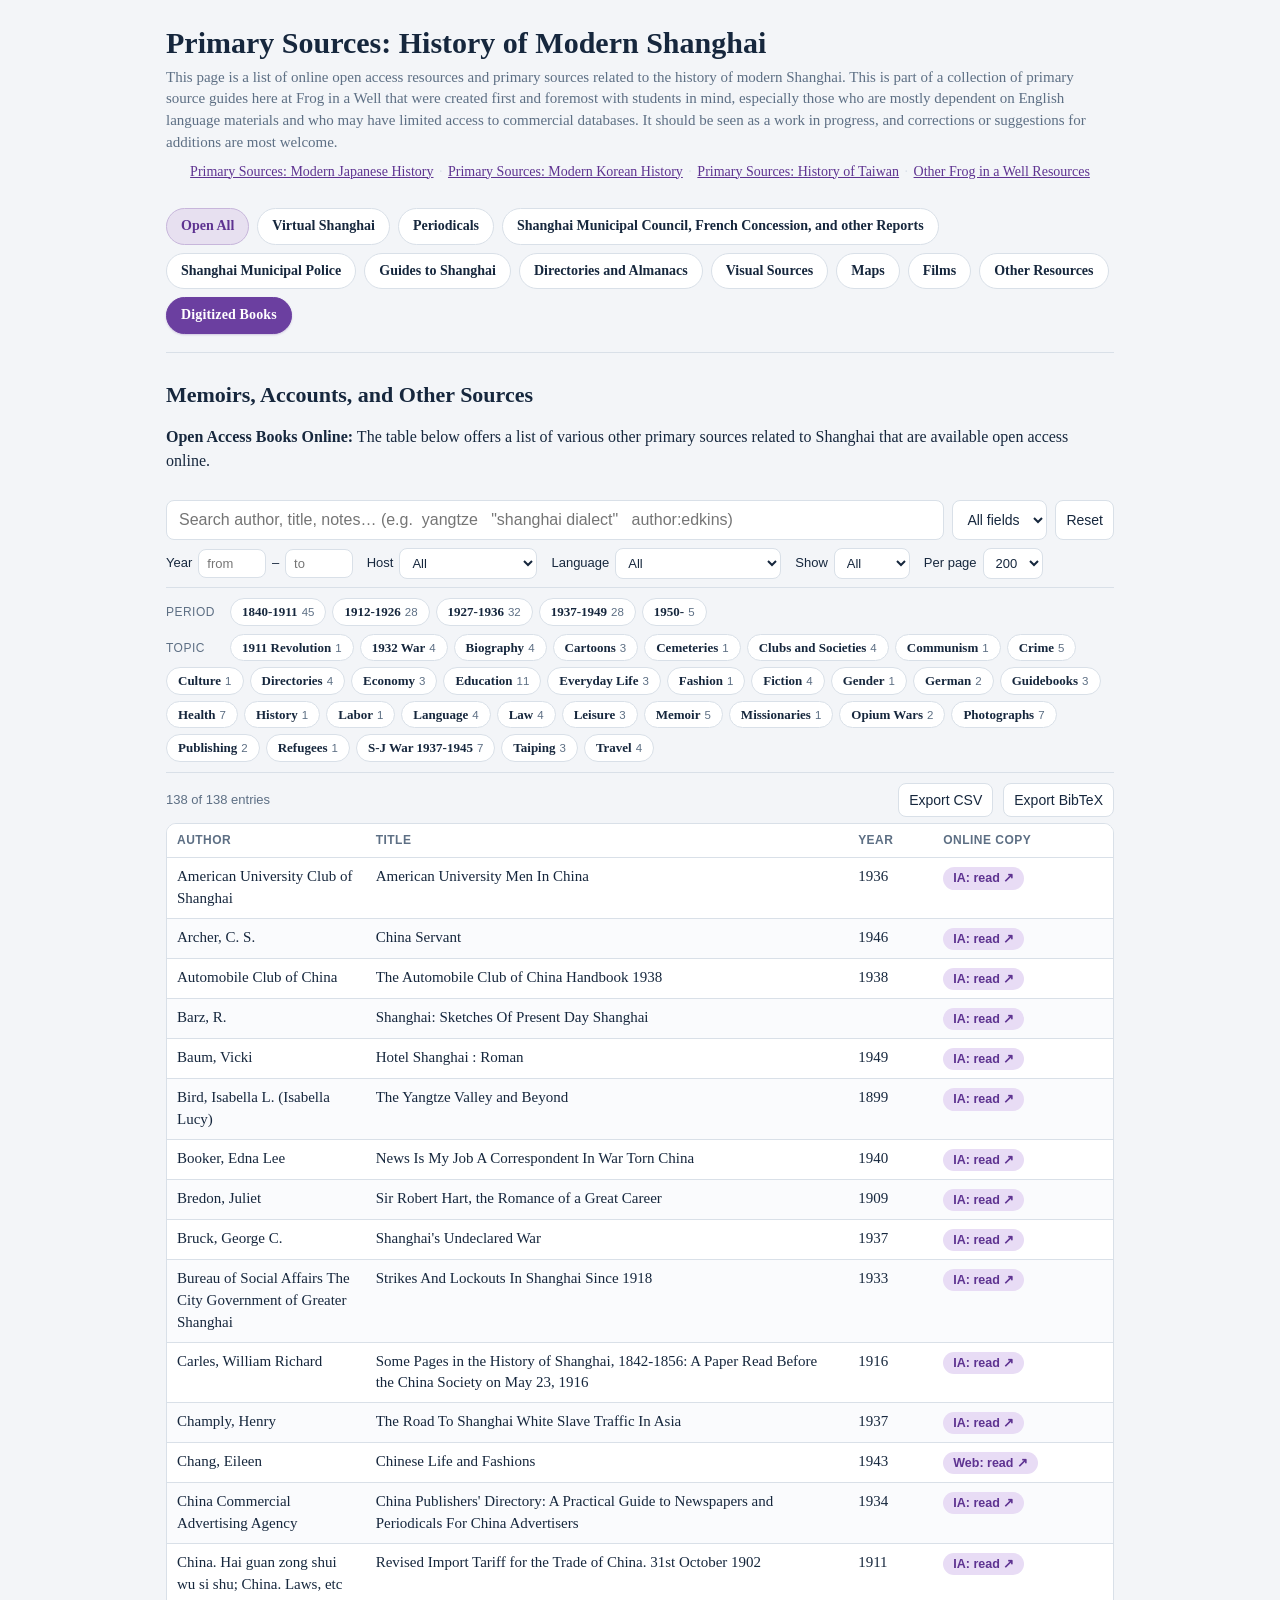
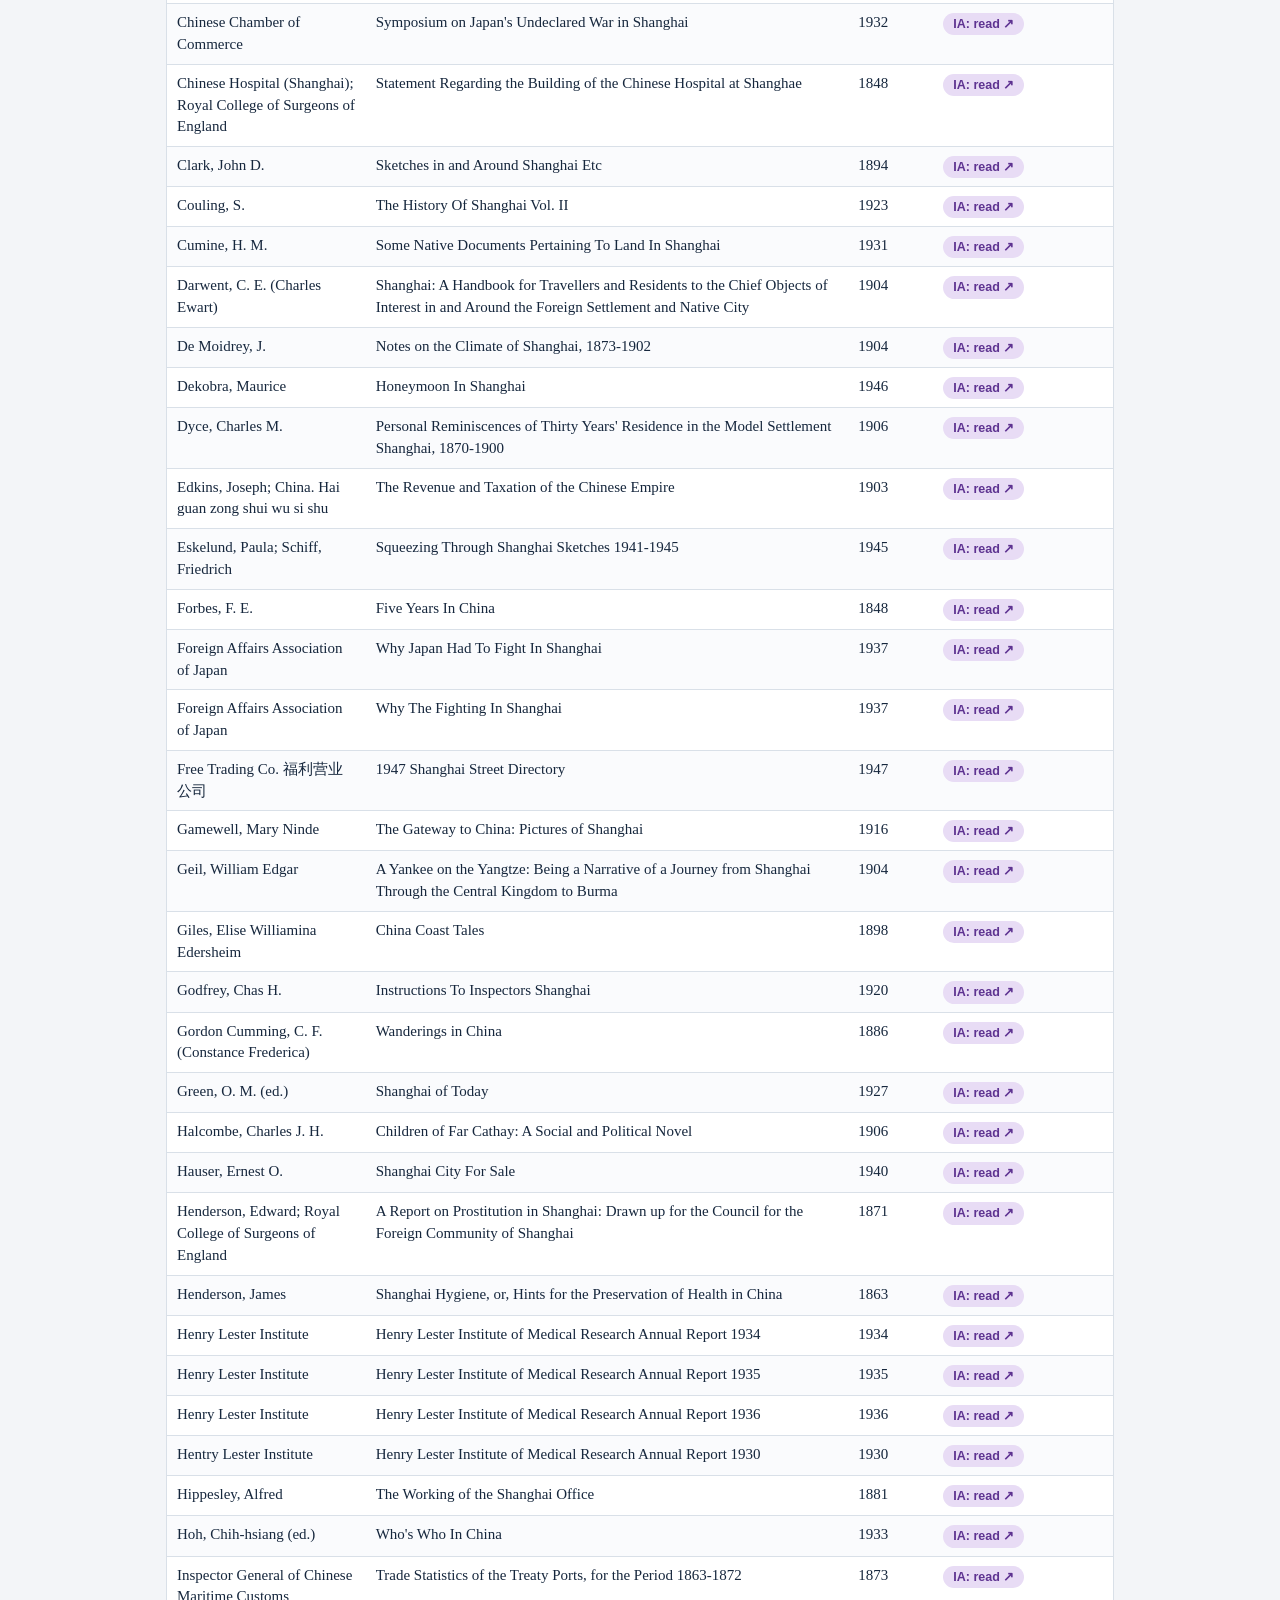
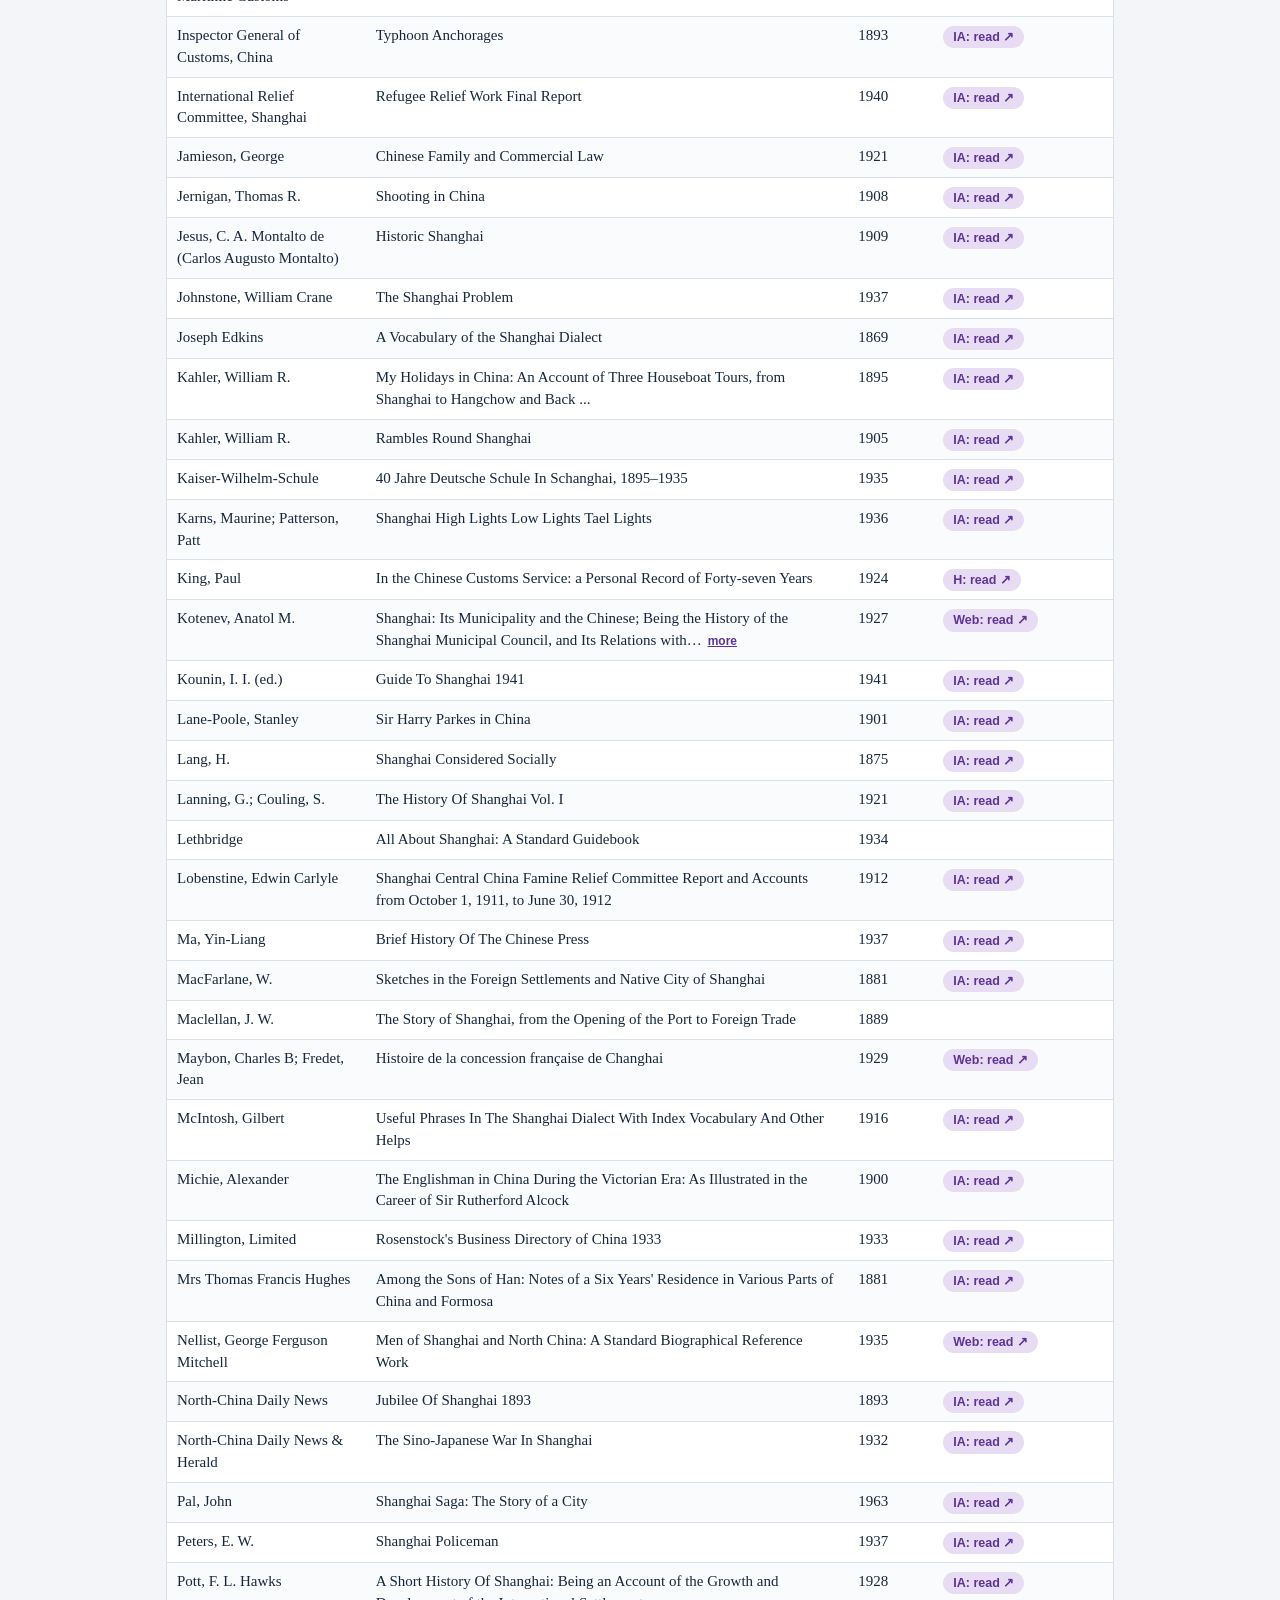
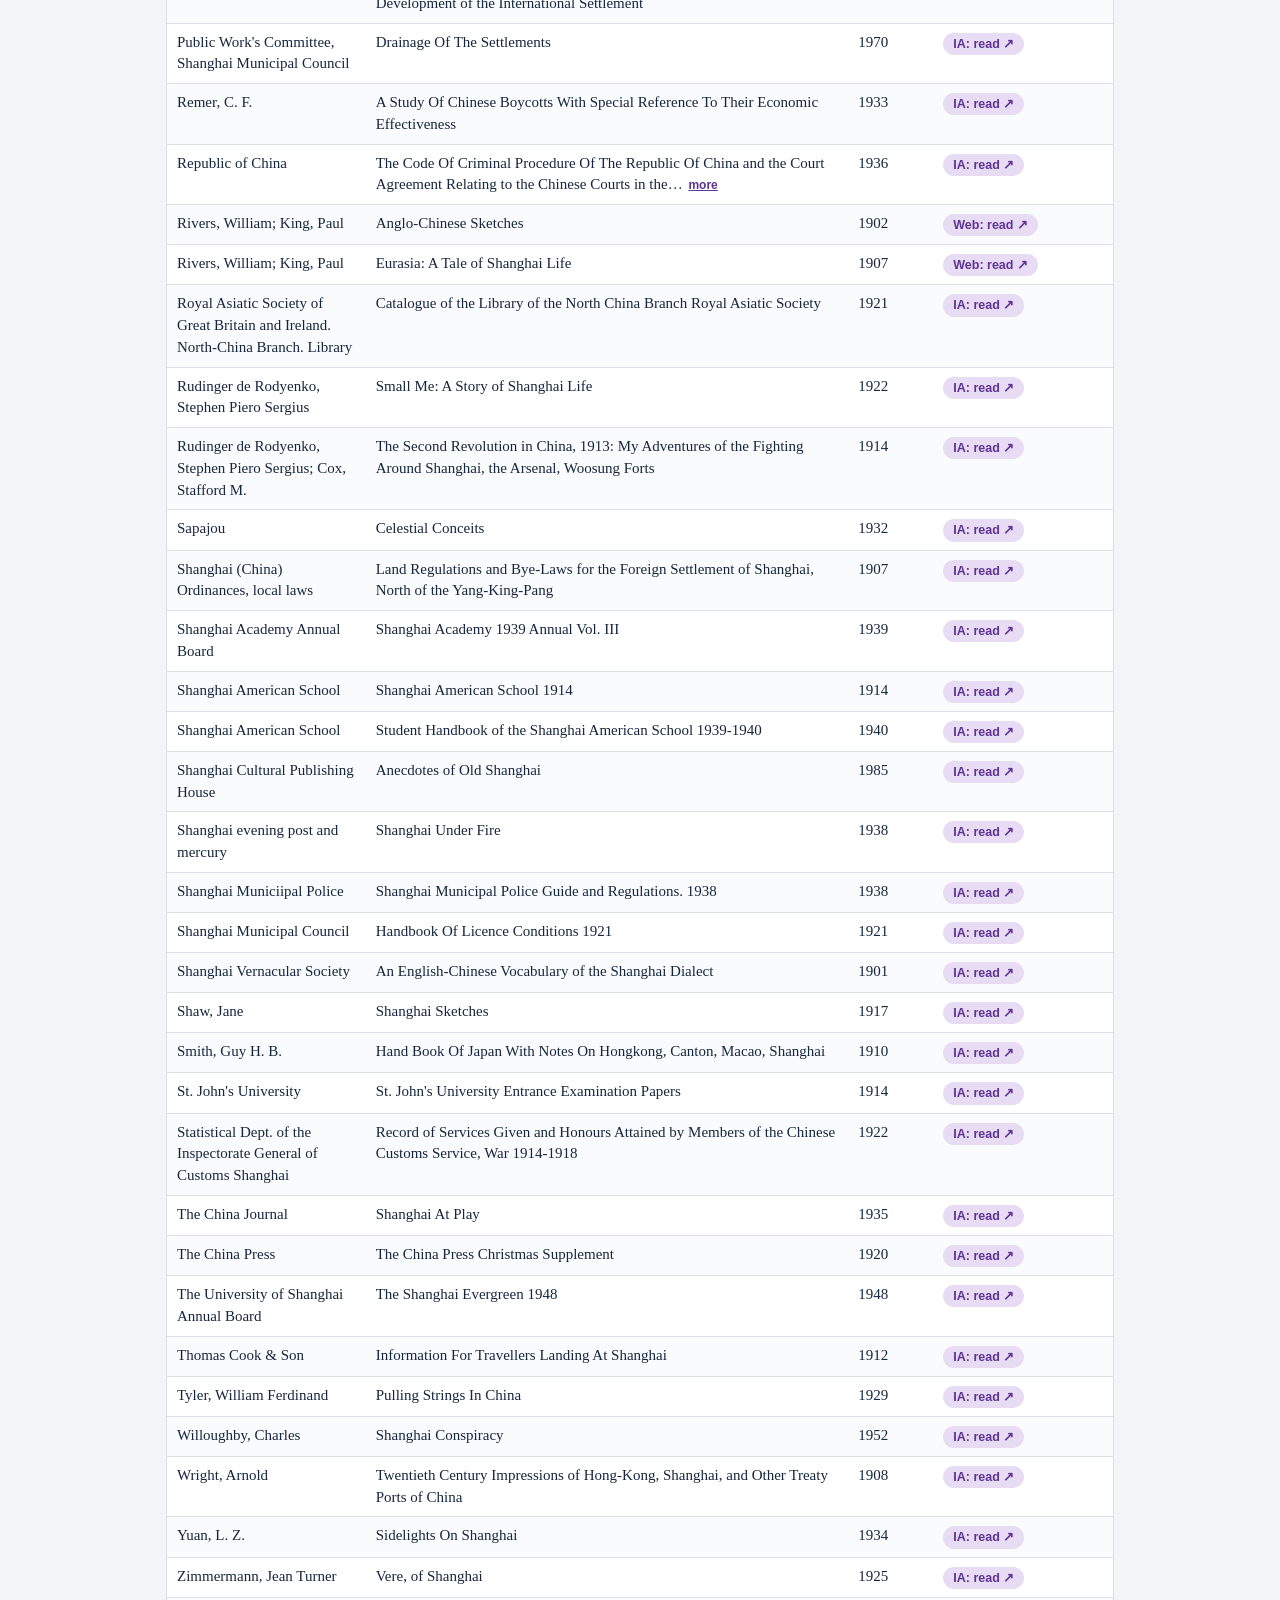
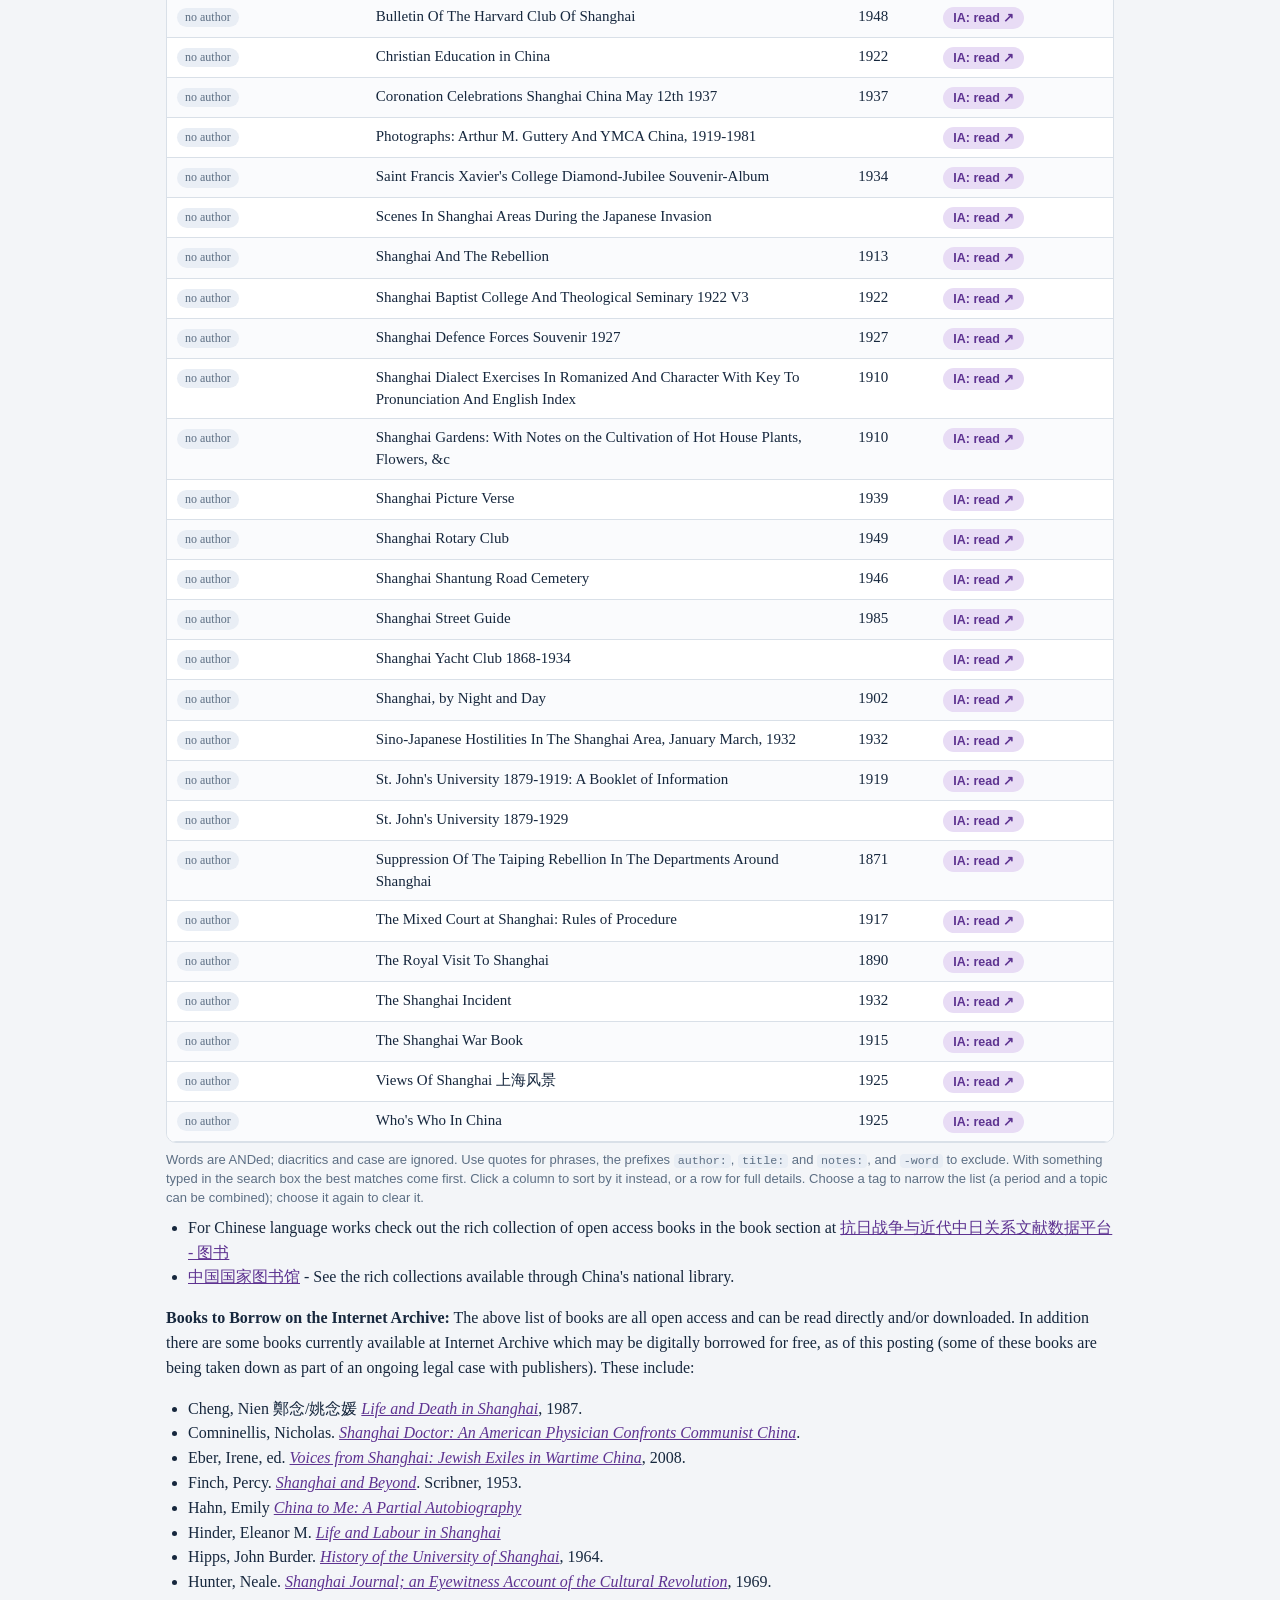
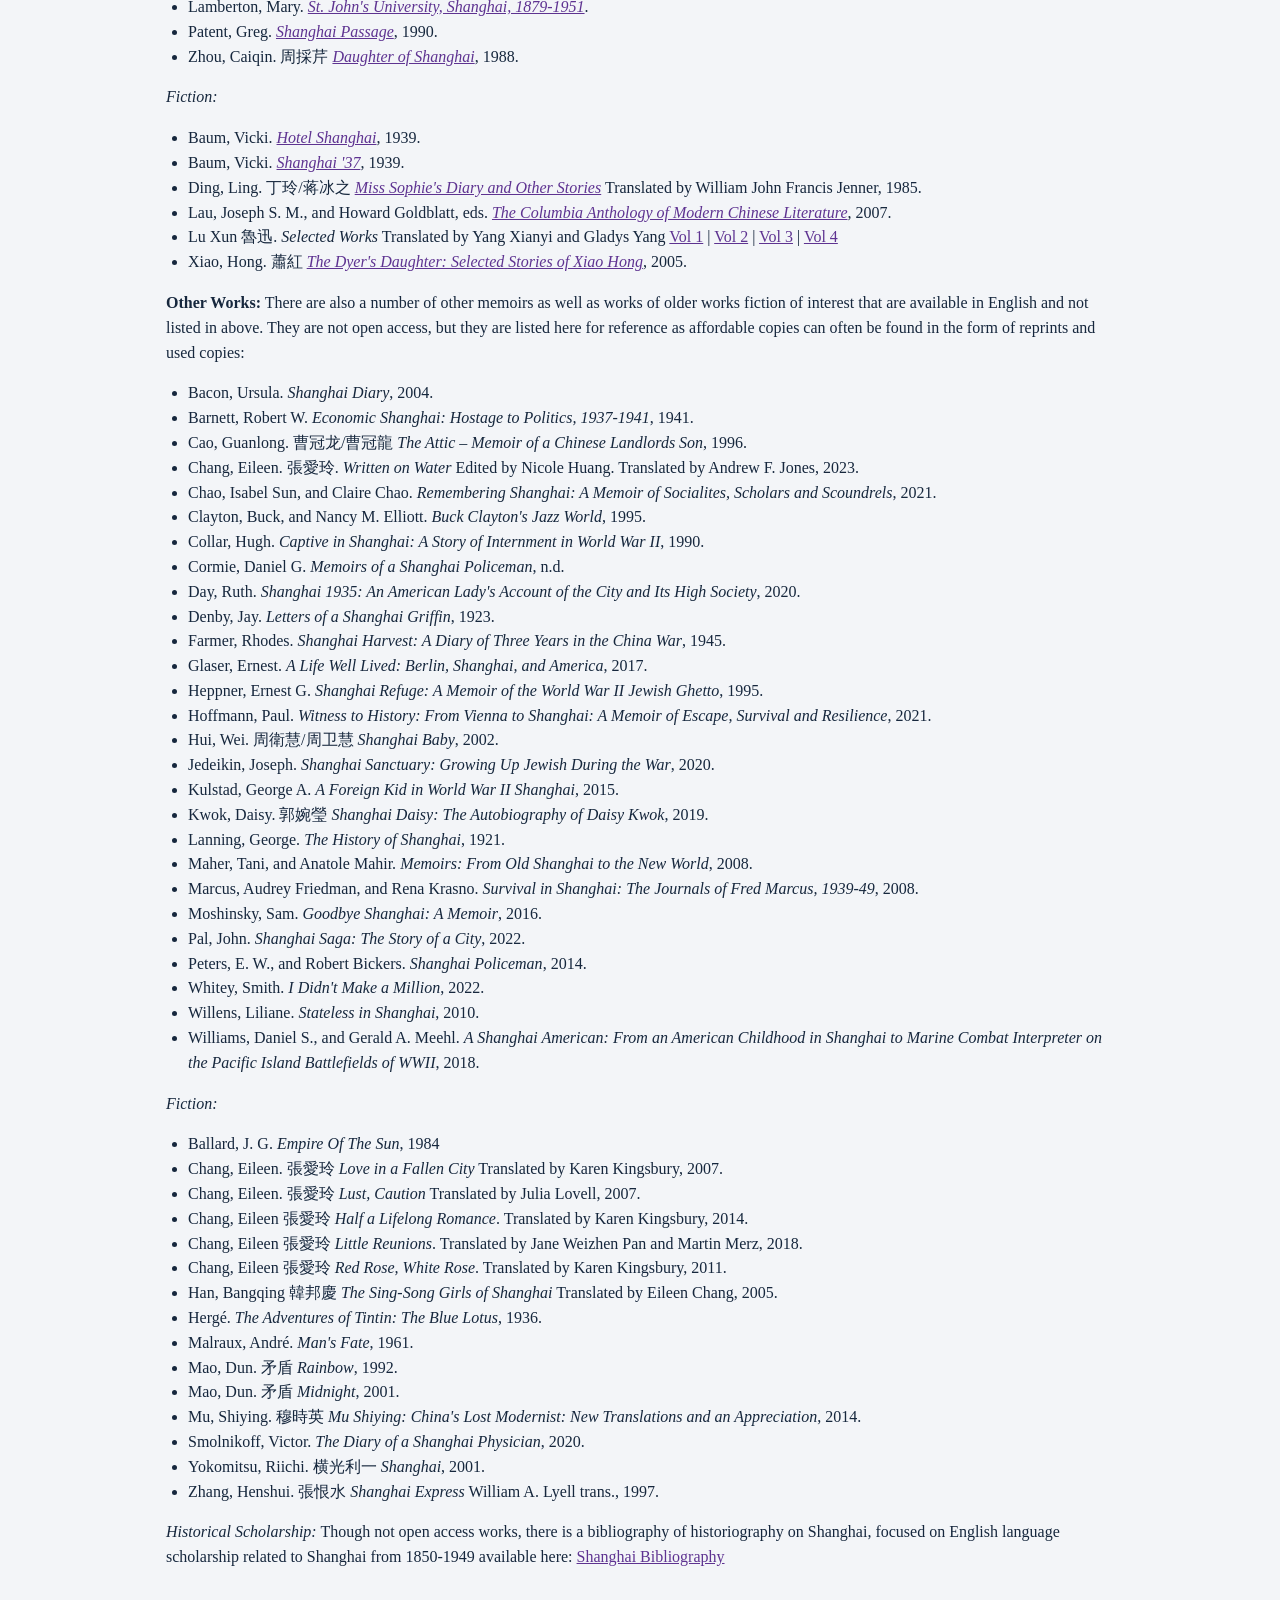
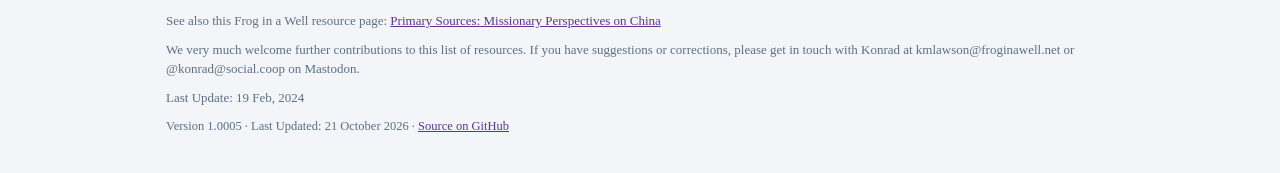
<file: shanghai/index.html>
<!doctype html>
<html lang="en">
<head>
<meta charset="utf-8">
<meta name="viewport" content="width=device-width, initial-scale=1">
<title>Primary Sources: History of Modern Shanghai</title>
<meta name="description" content="This page is a list of online open access resources and primary sources related to the history of modern Shanghai.">
<style>
:root{--accent:#6b3fa0;--accent-ink:#fff;--hit:#e8dcf5;--link:#5e3391}
@media (prefers-color-scheme: dark){:root:not([data-theme="light"]){--accent:#b99af0;--accent-ink:#160f20;--hit:#3d2a5c;--link:#cdb6f7}}
:root[data-theme="dark"]{--accent:#b99af0;--accent-ink:#160f20;--hit:#3d2a5c;--link:#cdb6f7}
/* The Primary Sources pages: serif, quiet, and readable at any width. The layout is the one the
   Modern Japanese History page uses (japan-bib). The neutral colours are here; each page's accent colours
   (--accent, --accent-ink, --hit, --link) come from its page/config.json and are written in ahead of this. */
:root{
  --bg:#f3f5f8;--panel:#fff;--ink:#16273d;--muted:#5d6f84;--line:#d9e0e8;--chip:#e9eef5;--row:#fafbfd;
}
@media (prefers-color-scheme: dark){:root:not([data-theme="light"]){
  --bg:#0f1621;--panel:#16202c;--ink:#e6edf5;--muted:#9ab0c6;--line:#2a3746;--chip:#1e2a38;--row:#131c27;}}
:root[data-theme="dark"]{
  --bg:#0f1621;--panel:#16202c;--ink:#e6edf5;--muted:#9ab0c6;--line:#2a3746;--chip:#1e2a38;--row:#131c27;}
*{box-sizing:border-box}
html,body{margin:0;background:var(--bg);color:var(--ink);font:15px/1.45 -apple-system,BlinkMacSystemFont,"Segoe UI",Roboto,"Helvetica Neue",Arial,sans-serif}
a{color:var(--link)}
code{font-size:.9em;background:var(--panel);border:1px solid var(--line);border-radius:4px;padding:1px 5px;overflow-wrap:anywhere}

:root { --serif: Georgia, "Iowan Old Style", "Times New Roman", serif; }

body.page { font-family: var(--serif); }
.wrap { max-width: 980px; margin: 0 auto; padding: 0 16px; }

header.site { padding: 26px 0 6px; }
header.site h1 { font: 700 30px/1.15 var(--serif); margin: 0 0 6px; cursor: default; display: block; }
header.site h1:hover { color: inherit; }
header.site p.lede { margin: 0 0 8px; color: var(--muted); font-size: 15px; }
header.site p.also { margin: 2px 0 14px; font-size: 14px; text-align: center; }
header.site p.also a { color: var(--link); }
header.site p.also .sep { color: var(--line); padding: 0 2px; }

/* the row of buttons: one per section of the page, wrapping together */
nav.jumps { padding: 6px 0 18px; border-bottom: 1px solid var(--line); }
nav.jumps .sections { display: flex; flex-wrap: wrap; gap: 8px; }
nav.jumps button {
  font: 600 14px/1.2 var(--serif); padding: 9px 14px; border: 1px solid var(--line); border-radius: 999px;
  background: var(--panel); color: var(--ink); cursor: pointer;
}
nav.jumps button:hover { border-color: var(--link); color: var(--link); }
/* an open section: a light blue fill, so it reads as pressed */
nav.jumps button[aria-expanded="true"] { background: var(--hit); border-color: var(--link); color: var(--link); }
/* open or close every section at once: a light wash of the accent blue, and it follows the theme
   because it is mixed from the accent colour rather than written out */
nav.jumps button.openall {
  background: color-mix(in srgb, var(--accent) 16%, var(--panel));
  border-color: color-mix(in srgb, var(--accent) 38%, var(--panel));
  color: var(--link); font-weight: 700;
}
nav.jumps button.openall:hover {
  background: color-mix(in srgb, var(--accent) 26%, var(--panel));
  border-color: var(--link); color: var(--accent);
}


/* the way into the books: the one solid, bolder button on the page, last in the row */
nav.jumps button.search {
  background: var(--accent); border-color: var(--accent); color: var(--accent-ink);
  font-weight: 700; letter-spacing: .01em; box-shadow: 0 1px 2px color-mix(in srgb, var(--accent) 25%, transparent);
}
nav.jumps button.search:hover { filter: brightness(1.08); color: var(--accent-ink); border-color: var(--accent); }

/* a section of the list: hidden until its button is pressed */
section.md { padding: 6px 0 4px; border-bottom: 1px solid var(--line); }
section.md > h2 {
  font: 700 22px/1.25 var(--serif); margin: 18px 0 10px; cursor: pointer; display: flex; align-items: baseline; gap: 10px;
}
section.md > h2:hover { color: var(--link); }
section.md > h2::after { content: "▲"; font-size: 11px; color: var(--muted); }
section.md .body { font-size: 16px; line-height: 1.55; padding-bottom: 14px; }
section.md .body ul { margin: 8px 0; padding-left: 22px; }
section.md .body li { margin: 4px 0; }
section.md .body li ul { margin: 2px 0; }
section.md .body a { color: var(--link); }
/* a bullet marked <!--pills--> and ending in a colon turns its indented list into a row of small bubbles */
section.md .body ul.pills { display: flex; flex-wrap: wrap; gap: 6px 10px; list-style: none; padding-left: 0; margin: 6px 0 12px; }
section.md .body ul.pills li { margin: 0; display: inline-flex; align-items: baseline; gap: 6px; max-width: 100%; }
section.md .body a.pill-link {
  display: inline-block; padding: 3px 11px; border-radius: 999px; text-decoration: none;
  font: 600 13.5px/1.4 var(--serif); color: var(--link);
  background: color-mix(in srgb, var(--accent) 12%, var(--panel));
  border: 1px solid color-mix(in srgb, var(--accent) 32%, var(--panel));
}
section.md .body a.pill-link:hover { background: color-mix(in srgb, var(--accent) 24%, var(--panel)); border-color: var(--accent); }
section.md .body .pill-note { font-size: 12.5px; color: var(--muted); }
/* a bubble inside an ordinary list: no bullet, and whatever is indented under it sits just below */
section.md .body li.pill-own { list-style: none; }
section.md .body li.pill-own > ul.pills { margin: 4px 0 2px; }
section.md .body p { margin: 10px 0; }
/* a picture: a thumbnail that opens full size */
section.md .body p.figure { margin: 12px 0; }
section.md .body p.figure img { display: block; width: 100%; max-width: 280px; height: auto; border: 1px solid var(--line); border-radius: 6px; }
section.md .body em { font-style: italic; }


/* the books, always on the page after the other sections; its heading does not close it */
section.books-section { padding-top: 10px; }
section.books-section > h2 { font: 700 22px/1.25 var(--serif); margin: 18px 0 4px; }
section.books-section .body { font-size: 16px; line-height: 1.55; }
section.books-section .body > ul { margin: 8px 0; padding-left: 22px; }
section.books-section .body a { color: var(--link); }

/* back to the top: out of the way until the page has been scrolled */
button.totop {
  position: fixed; right: 18px; bottom: 18px; z-index: 6;
  width: 42px; height: 42px; border-radius: 50%; cursor: pointer;
  border: 1px solid var(--accent); background: var(--accent); color: var(--accent-ink);
  font: 600 18px/1 var(--serif); box-shadow: 0 2px 8px color-mix(in srgb, var(--accent) 30%, transparent);
}
button.totop:hover { filter: brightness(1.08); }
button.totop[hidden] { display: none; }
@media (max-width: 640px) { button.totop { right: 12px; bottom: 12px; } }

/* no rule of its own: the buttons and every open section already end in one */
footer.credit { padding: 14px 0 38px; font-size: 13px; color: var(--muted); margin-top: 18px; }
footer.credit p { margin: 10px 0 0; }
footer.credit p.version { font-size: 12.5px; }
footer.credit p.linkcheck { font-size: 12.5px; }
/* after a broken link: a small mark that searches the Wayback Machine for archived copies */
a.dead { font-size: .72em; vertical-align: super; line-height: 0; text-decoration: none; color: var(--muted); padding: 0 1px; }
a.dead:hover { color: var(--link); }
footer.credit a { color: var(--link); }
footer.site { padding: 18px 0 40px; font-size: 14px; color: var(--muted); }
footer.site a { color: var(--link); }
footer.site ul { padding-left: 20px; }

@media (max-width: 640px) {
  header.site h1 { font-size: 24px; }
}
/* The table of books online: the search table of the Modern Japanese History page (japan-bib
   site/app.css), kept to the parts this list uses and scoped to .books so it leaves the page alone. */
.books { font: 15px/1.45 -apple-system, BlinkMacSystemFont, "Segoe UI", Roboto, "Helvetica Neue", Arial, sans-serif; margin: 14px 0 6px; }
.books .controls { position: sticky; top: 0; z-index: 5; background: var(--bg); padding: 10px 0 8px; border-bottom: 1px solid var(--line); }
.books .row1 { display: flex; gap: 8px; flex-wrap: wrap; }
.books #bq { flex: 1 1 320px; min-width: 0; padding: 10px 12px; border: 1px solid var(--line); border-radius: 8px; background: var(--panel); color: var(--ink); font-size: 16px; }
.books select, .books input[type=number], .books button { padding: 8px 10px; border: 1px solid var(--line); border-radius: 8px; background: var(--panel); color: var(--ink); font-size: 14px; font-family: inherit; }
.books button { cursor: pointer; }
.books .row2 { display: flex; gap: 10px 14px; flex-wrap: wrap; align-items: center; margin-top: 8px; font-size: 13px; }
.books .row2 select, .books .row2 input { font-size: 13px; padding: 6px 8px; }
.books .row2 input[type=number] { width: 5.2em; -moz-appearance: textfield; appearance: textfield; }
.books .row2 input[type=number]::-webkit-outer-spin-button, .books .row2 input[type=number]::-webkit-inner-spin-button { -webkit-appearance: none; margin: 0; }
.books .row2 label { display: flex; align-items: center; gap: 6px; white-space: nowrap; flex: 0 0 auto; max-width: 100%; }
.books .row2 select { min-width: 0; max-width: 100%; }
.books .row2 #bhost { max-width: 11em; }   /* long library names would otherwise push Per page onto a line of its own */
/* tags: a row of periods and a row of topics; the number is how many entries the tag would leave */
.books .tagbar { padding: 10px 0 2px; border-bottom: 1px solid var(--line); }
.books .tagrow { display: flex; flex-wrap: wrap; gap: 6px; align-items: baseline; margin: 0 0 8px; }
.books .taglabel { font-size: 12px; text-transform: uppercase; letter-spacing: .04em; color: var(--muted); margin-right: 4px; min-width: 4.5em; }
.books button.tag { padding: 4px 11px; border-radius: 999px; font: 600 13px/1.35 Georgia, "Times New Roman", serif; background: var(--panel); color: var(--ink); }
.books button.tag .n { font: 500 11.5px/1 -apple-system, BlinkMacSystemFont, "Segoe UI", Roboto, Arial, sans-serif; color: var(--muted); margin-left: 4px; }
.books button.tag:hover { border-color: var(--link); color: var(--link); }
.books button.tag[aria-pressed="true"] { background: var(--accent); border-color: var(--accent); color: var(--accent-ink); }
.books button.tag[aria-pressed="true"] .n { color: inherit; opacity: .85; }
.books button.tag:disabled { opacity: .4; cursor: default; }
.books button.tag:disabled:hover { border-color: var(--line); color: var(--ink); }
.books .dbody button.chip { border: 0; cursor: pointer; font: inherit; font-size: 12px; padding: 1px 8px; }
.books .dbody button.chip:hover { color: var(--link); }
.books .status { display: flex; justify-content: space-between; gap: 8px; flex-wrap: wrap; align-items: center; margin: 10px 0 6px; color: var(--muted); font-size: 13px; }
.books .status .right { display: flex; gap: 10px; align-items: center; flex-wrap: wrap; }
/* pages of the list: at the top beside the exports, and again under the table */
.books .pager { display: flex; gap: 6px; align-items: center; }
.books .pager[hidden] { display: none; }
.books .pager.bottom { justify-content: flex-end; margin: 10px 0 0; font-size: 13px; color: var(--muted); }
.books .pager button:disabled { opacity: .45; cursor: default; }
.books .tablewrap { overflow-x: auto; border: 1px solid var(--line); border-radius: 10px; background: var(--panel); }
.books table { border-collapse: collapse; width: 100%; min-width: 600px; table-layout: fixed; }
.books th, .books td { padding: 8px 10px; text-align: left; vertical-align: top; border-bottom: 1px solid var(--line); overflow-wrap: anywhere; }
.books th:last-child, .books td:last-child { padding-right: 18px; }   /* room to the right of the pills */
.books th { background: var(--panel); font-size: 12px; text-transform: uppercase; letter-spacing: .04em; color: var(--muted); cursor: pointer; user-select: none; white-space: nowrap; }
.books th .arrow { opacity: .9; margin-left: 4px; }
.books tbody tr { cursor: pointer; }
.books tbody tr:nth-child(even) { background: var(--row); }
.books tbody tr:hover { outline: 2px solid var(--accent); outline-offset: -2px; }
.books td.au, .books td.title, .books td.year { font-family: Georgia, "Times New Roman", serif; }
.books th:nth-child(1) { width: 21%; } .books th:nth-child(2) { width: 51%; } .books th:nth-child(3) { width: 9%; } .books th:nth-child(4) { width: 19%; }
.books td.year, .books td.ia { white-space: nowrap; }
/* a long title cut short: "more" and "less" open and close it in place */
.books button.more { border: 0; background: none; padding: 0 2px; margin: 0; color: var(--link); cursor: pointer;
  font: 600 12px/1 -apple-system, BlinkMacSystemFont, "Segoe UI", Roboto, Arial, sans-serif; text-decoration: underline; white-space: nowrap; }
.books button.more:hover { filter: brightness(1.2); }
.books .note { display: block; font-size: 12.5px; color: var(--muted); margin-top: 2px; }
.books a.pill { display: inline-block; border-radius: 999px; padding: 2px 10px; font-size: 12.5px; font-weight: 600; text-decoration: none; white-space: nowrap; background: var(--hit); color: var(--link); }
.books a.pill:hover { filter: brightness(.95); text-decoration: underline; }
.books .chip { display: inline-block; background: var(--chip); border-radius: 999px; padding: 1px 8px; font-size: 12px; color: var(--muted); margin-right: 4px; }
.books mark { background: var(--hit); color: inherit; border-radius: 2px; padding: 0 1px; }
.books .empty { padding: 40px; text-align: center; color: var(--muted); }
.books .help { font-size: 13px; color: var(--muted); margin: 8px 0 0; }
.books code { background: var(--chip); border: 0; padding: 0 4px; border-radius: 4px; }
.books dialog { border: 1px solid var(--line); border-radius: 12px; background: var(--panel); color: var(--ink); max-width: 760px; width: calc(100% - 32px); padding: 0; }
.books dialog::backdrop { background: rgba(0, 0, 0, .45); }
/* Header and footer stay put and only the entry scrolls, so the close button is always in reach */
.books dialog[open] { display: flex; flex-direction: column; max-height: calc(100vh - 32px); max-height: calc(100dvh - 32px); }
.books .dhead { display: flex; justify-content: space-between; gap: 12px; padding: 16px 18px 8px; flex: none; border-bottom: 1px solid var(--line); }
.books .dhead button { align-self: flex-start; }
.books #bdclose { flex: none; min-width: 44px; min-height: 44px; font-size: 20px; line-height: 1; padding: 0; }
.books .dhead h2 { font: 600 19px/1.3 Georgia, serif; margin: 0; }
.books .dbody { padding: 0 18px 18px; overflow-y: auto; flex: 1 1 auto; min-height: 0; overscroll-behavior: contain; }
.books .dbody dl { display: grid; grid-template-columns: 110px 1fr; gap: 6px 12px; margin: 8px 0 0; }
.books .dbody dt { color: var(--muted); font-size: 13px; }
.books .dbody dd { margin: 0; overflow-wrap: anywhere; }
.books .dfoot { display: flex; gap: 8px; flex-wrap: wrap; padding: 12px 18px; border-top: 1px solid var(--line); flex: none; }
@media (max-width: 640px) {
  .books .dbody dl { grid-template-columns: 1fr; } .books .dbody dt { margin-top: 6px; }
  .books dialog { width: calc(100% - 16px); } .books dialog[open] { max-height: calc(100vh - 16px); max-height: calc(100dvh - 16px); }
  .books .dhead { padding: 10px 10px 8px 14px; } .books .dhead h2 { font-size: 17px; } .books .dbody { padding: 0 14px 14px; }
  .books .dfoot { gap: 6px; padding: 8px 10px; } .books .dfoot button { font-size: 13px; padding: 6px 8px; }
  .books table { min-width: 0; }
  .books th:nth-child(1) { width: 26%; } .books th:nth-child(2) { width: auto; } .books th:nth-child(3) { width: 14%; } .books th:nth-child(4) { width: 24%; }
  .books th { white-space: normal; overflow-wrap: normal; }   /* "Online copy" wraps between its words, never inside one */
  .books th, .books td { padding-left: 7px; padding-right: 7px; }
  .books a.pill .host { display: none; }   /* a narrow column: the pill keeps to its label; the entry names the host */
  .books td.ia { white-space: normal; }   /* and a +1 drops below it */
  .books .taglabel { min-width: 0; flex-basis: 100%; }
  .books #bq { flex-basis: 100%; } .books .row1 select { flex: 1 1 auto; min-width: 0; } .books .row2 label { flex-wrap: wrap; } .books .controls { position: static; }
}
</style>
</head>
<body class="page">
<div class="wrap">
  <header class="site">
    <h1>Primary Sources: History of Modern Shanghai</h1>
    <p class="lede">This page is a list of online open access resources and primary sources related to the history of modern Shanghai. This is part of a collection of primary source guides here at Frog in a Well that were created first and foremost with students in mind, especially those who are mostly dependent on English language materials and who may have limited access to commercial databases. It should be seen as a work in progress, and corrections or suggestions for additions are most welcome.</p>
    <p class="also"><a href="https://froginawell.net/reference/modern-japan/" target="_blank" rel="noopener">Primary Sources: Modern Japanese History</a> <span class="sep">·</span> <a href="https://kmlawson.github.io/primary-sources/korea/" target="_blank" rel="noopener">Primary Sources: Modern Korean History</a> <span class="sep">·</span> <a href="https://kmlawson.github.io/primary-sources/taiwan/" target="_blank" rel="noopener">Primary Sources: History of Taiwan</a> <span class="sep">·</span> <a href="https://froginawell.net/frog/sources/" target="_blank" rel="noopener">Other Frog in a Well Resources</a></p>
  </header>
  <nav class="jumps">
    <div class="sections">
      <button type="button" class="jump openall" data-target="all" aria-expanded="false">Open All</button>
      <button type="button" class="jump" data-target="s-virtual-shanghai" aria-expanded="false">Virtual Shanghai</button>
      <button type="button" class="jump" data-target="s-periodicals" aria-expanded="false">Periodicals</button>
      <button type="button" class="jump" data-target="s-shanghai-municipal-council-french-concession-and-other-reports" aria-expanded="false">Shanghai Municipal Council, French Concession, and other Reports</button>
      <button type="button" class="jump" data-target="s-shanghai-municipal-police" aria-expanded="false">Shanghai Municipal Police</button>
      <button type="button" class="jump" data-target="s-guides-to-shanghai" aria-expanded="false">Guides to Shanghai</button>
      <button type="button" class="jump" data-target="s-directories-and-almanacs" aria-expanded="false">Directories and Almanacs</button>
      <button type="button" class="jump" data-target="s-visual-sources" aria-expanded="false">Visual Sources</button>
      <button type="button" class="jump" data-target="s-maps" aria-expanded="false">Maps</button>
      <button type="button" class="jump" data-target="s-films" aria-expanded="false">Films</button>
      <button type="button" class="jump" data-target="s-other-resources" aria-expanded="false">Other Resources</button>
      <button type="button" class="jump search" data-target="s-memoirs-accounts-and-other-sources" title="Memoirs, Accounts, and Other Sources">Digitized Books</button>
    </div>
  </nav>
  <section class="md" id="s-virtual-shanghai" hidden>
    <h2 tabindex="0" role="button" title="Hide this section">Virtual Shanghai</h2>
    <div class="body">
<p>The best open online resource for the study of modern Shanghai, deserving special mention up front, is the wonderful <a href="https://www.virtualshanghai.net" target="_blank" rel="noopener">Virtual Shanghai</a> project. Below are highlighted only some of the excellent primary source materials there.</p>
<ul>
<li><a href="https://www.virtualshanghai.net/Maps/Collection" target="_blank" rel="noopener"><strong>Maps</strong></a> - Hundreds of maps of Shanghai over time. See also their <a href="https://www.virtualshanghai.net/Maps/Base" target="_blank" rel="noopener">Base Maps</a> and <a href="https://www.virtualshanghai.net/Maps/eAtlas" target="_blank" rel="noopener">eAtlas</a> collections, as well as GIS data in their <a href="https://www.virtualshanghai.net/Maps/Live" target="_blank" rel="noopener">Live Maps</a> section.</li>
<li><a href="https://www.virtualshanghai.net/Photos/Images" target="_blank" rel="noopener"><strong>Images</strong></a> - Thousands of images from Shanghai, often with very useful metadata.</li>
<li><a href="https://www.virtualshanghai.net/Films/Collection" target="_blank" rel="noopener"><strong>Films</strong></a> - Some hundred films or film clips related to Shanghai.</li>
<li><a href="https://www.virtualshanghai.net/Texts/E-Library" target="_blank" rel="noopener"><strong>Elibrary</strong></a> - This collection of hundreds of documents, contains many extremely important PDF downloads of historical publications and documents related to Shanghai, some of them linked again below.</li>
<li><strong>Data</strong> - There is a wealth of data files hosted by the project that are rich references related to Shanghai history. See the hundreds of entries in the <a href="https://www.virtualshanghai.net/Data/Tables" target="_blank" rel="noopener">Numerical Data</a> section, the <a href="https://www.virtualshanghai.net/Texts/Appendices" target="_blank" rel="noopener">Appendices</a>, and the extensive database of Shanghai <a href="https://www.virtualshanghai.net/Data/Buildings" target="_blank" rel="noopener">Buildings</a>, which often includes addresses, photographs and GPS locations. There is also a list of <a href="https://www.virtualshanghai.net/References/Repository" target="_blank" rel="noopener">Repositories</a> and <a href="https://www.virtualshanghai.net/References/Publisher" target="_blank" rel="noopener">Publishers</a> which connects, in turn, to lists of materials produced by individual publishers related to Shanghai.</li>
<li><strong>Secondary Sources</strong> - See the hundreds of entries in the <a href="https://www.virtualshanghai.net/References/Bibliography" target="_blank" rel="noopener">Bibliography</a> section and the publications in the <a href="https://www.virtualshanghai.net/Texts/Articles" target="_blank" rel="noopener">Papers</a> section.</li>
</ul>
    </div>
  </section>
  <section class="md" id="s-periodicals" hidden>
    <h2 tabindex="0" role="button" title="Hide this section">Periodicals</h2>
    <div class="body">
<p>A few of the most important publications available online and open access in English useful for research on modern Shanghai can be found listed <a href="https://www.chinafamilies.net/links-for-further-research/newspapers/historic-newspapers-published-in-china-available-open-access-online/" target="_blank" rel="noopener">here</a> and include some of those below:</p>
<ul>
<li><a href="https://archive.org/details/northchinaherald" target="_blank" rel="noopener">North China Herald</a> - Over 3,800 issues can be downloaded and browsed. There is a non-open access commercial database that supports full text search.</li>
<li><a href="https://archive.org/details/thechinaweeklyreview" target="_blank" rel="noopener">China Weekly Review</a> - Over 1,000 issues in first half of the 20th century.</li>
<li><a href="https://archive.org/details/hbhyb-archive" target="_blank" rel="noopener">Chinese English Intelligence</a> - 1947-48, over 200 issues.</li>
<li><a href="https://archive.org/details/thefareasternreview" target="_blank" rel="noopener">Far Eastern Review</a> - Several hundred issues from 1904-1941. Published for a time in Shanghai.</li>
<li><a href="http://www.jewsofchina.org/israel-s-messenger-1904-1934-en" target="_blank" rel="noopener">Israel&#x27;s Messenger 1904-1934</a> - partial run of the Official Organ of the Shanghai Zionist Federation, 1904-1934</li>
<li><a href="https://archive.org/search?query=title%3A%28London%20and%20China%20Telegraph%29" target="_blank" rel="noopener">London and China Telegraph</a> - Over 600 issues from 1860-77.</li>
<li><a href="https://archive.org/search?query=title%3A%28Shanghai%20Evening%20Post%20and%20Mercury%29" target="_blank" rel="noopener">Shanghai Evening Post and Mercury</a> - A few issues of this online.</li>
<li><a href="https://archive.org/details/lbiperiodicals" target="_blank" rel="noopener">Leo Baeck Institute Library Periodical Collection</a> (mostly German)</li>
<li><a href="https://archive.org/details/shanghaijewishch01unse" target="_blank" rel="noopener">Shanghai Jewish Chronicle</a> (1939-1945)</li>
<li><a href="https://archive.org/details/shanghaiechoshan01unse" target="_blank" rel="noopener">Shanghai Echo</a> (1946-1948)</li>
<li><a href="https://archive.org/details/shanghaiwochesha00ead" target="_blank" rel="noopener">Shanghai Woche</a> (1939, 1942)</li>
<li><a href="https://archive.org/details/sportshanghaichi7121ead" target="_blank" rel="noopener">Sport</a> (1942-1943)</li>
<li><a href="https://archive.org/details/shanghaiermorgen00ead" target="_blank" rel="noopener">Shanghaier Morgenpost</a> (1941)</li>
<li><a href="https://archive.org/details/szammittagdersha00ead" target="_blank" rel="noopener">S. Z. am Mittag der Shanghai Post</a> (1939-1940)</li>
<li><a href="https://archive.org/details/judischesnachric00ead" target="_blank" rel="noopener">Jüdisches Nachrichtenblatt</a></li>
<li><a href="https://archive.org/details/achtuhrabendblat00ead" target="_blank" rel="noopener">Acht Uhr Abendblatt</a> (1939-1941)</li>
<li><a href="https://archive.org/details/judischesnachric00ead" target="_blank" rel="noopener">Jüdisches Nachrichtenblatt</a> (1940-1946?)</li>
<li><a href="https://archive.org/details/mitteilungenderv1119vere_ead" target="_blank" rel="noopener">Mitteilungen der Vereinigung der Emigranten-Ärzte in Shanghai</a> (1940-1),</li>
<li><a href="https://archive.org/details/gelbepost" target="_blank" rel="noopener">Gelbe Post: Ostasiatisch Halbmonatsschrift</a> (1939-40)</li>
<li><a href="https://archive.org/details/MedizinischeMonatshefteShanghai" target="_blank" rel="noopener">Medizinische Monatshefte Shanghai</a> (1940-1941)</li>
<li><a href="https://manoa.hawaii.edu/library/research/collections/russia/russian-northeast-asia-collection/the-xxth-century-shanghai-1941-1945-a-guide/" target="_blank" rel="noopener">XXth Century 1941-1945</a> - Pro-Axis journal published in Japanese occupied Shanghai</li>
<li><a href="https://archive.org/search?query=title%3A%28social%20shanghai%29%20AND%20subject%3A%28magazines%29%20AND%20subject%3A%28shanghai%29" target="_blank" rel="noopener">Social Shanghai</a> - Interesting early 20th century magazine (issues from 1907-1912).</li>
</ul>
<p>There are over 80 historical Chinese newspapers from Shanghai available online, most of which, of course, are in Chinese:</p>
<ul>
<li><a href="https://archive.org/details/eastasia-periodicals" target="_blank" rel="noopener">East Asian Newspapers and Periodicals 1850-1950</a> - A large Archive.org collection of downloadable newspapers. While slower to browse, the advantage of this platform is that full issues of these can be downloaded easily in PDF.</li>
<li><a href="https://www.chinafamilies.net/links-for-further-research/newspapers/historic-newspapers-published-in-china-available-open-access-online/" target="_blank" rel="noopener">Historic newspapers published in China available Open Access online</a> - Broader link list of open access newspapers from China, including many available on Archive.org but also others.</li>
<li><a href="https://public.tableau.com/app/profile/yanhe/viz/PeriodicalsinLateQingandRepublicanEraOpenAccess/sheet2" target="_blank" rel="noopener">Tableau: Index to the Periodicals Published during the Late Qing and Republican Eras</a> - An interactive map with links to open access collections of Chinese historical newspapers.</li>
</ul>
<p>Examples of Shanghai newspapers linked in the pages above:</p>
<ul>
<li><a href="https://archive.org/details/shenbao-archive" target="_blank" rel="noopener">申報</a> (1872-1949)</li>
<li><a href="https://archive.org/details/xsb-archive" target="_blank" rel="noopener">新申報</a> (1937-45)</li>
<li><a href="https://archive.org/details/theshibao" target="_blank" rel="noopener">時報</a> (1904-1939)</li>
<li><a href="https://archive.org/details/xinwenbao-shanghai" target="_blank" rel="noopener">新聞報</a> (1893-1949)</li>
<li><a href="https://archive.org/details/zilin-hubao-archive" target="_blank" rel="noopener">字林滬報</a> (1882-89)</li>
<li><a href="https://archive.org/details/shanghaiwomen" target="_blank" rel="noopener">上海婦女</a> (1938-40)</li>
<li><a href="https://archive.org/details/shanghaisketch" target="_blank" rel="noopener">上海漫畫</a> (Shanghai Sketch 1928-37)</li>
<li><a href="https://archive.org/details/pictoralshanghai" target="_blank" rel="noopener">上海畫報</a> (Pictorial Shanghai 1925-32)</li>
<li><a href="https://archive.org/details/shanghai-shutan-archive" target="_blank" rel="noopener">上海書壇</a> (1948-51)</li>
<li><a href="https://archive.org/details/shanghai-xiaobao-archive" target="_blank" rel="noopener">上海小報</a> (1940-1)</li>
<li><a href="https://archive.org/details/shanghaiyingtan" target="_blank" rel="noopener">上海影壇</a> (1943-5)</li>
<li><a href="https://archive.org/details/shanghai-ribao-archive" target="_blank" rel="noopener">上海日報</a> (1938-43)</li>
<li><a href="https://archive.org/details/twrb-archive" target="_blank" rel="noopener">跳舞日報</a> (1940-42)</li>
<li><a href="https://archive.org/details/dyrb-archive" target="_blank" rel="noopener">電影日報</a> (1940-42)</li>
<li><a href="https://archive.org/details/dianying-shibao-archive" target="_blank" rel="noopener">電影時報</a> (1932-33)</li>
<li><a href="https://archive.org/details/diansheng-ribao-archive" target="_blank" rel="noopener">電聲日報</a> (1932-33)</li>
<li><a href="https://archive.org/details/zhongmei-ribao-archive" target="_blank" rel="noopener">中美日報</a> (1938-46)</li>
<li><a href="https://archive.org/details/zhonghua-ribao-archive" target="_blank" rel="noopener">中華日報</a> (1928-45)</li>
<li><a href="https://archive.org/details/mgrb-archive" target="_blank" rel="noopener">民國日報</a> (1916-47)</li>
<li><a href="https://archive.org/details/shenghuo-ribao-archive" target="_blank" rel="noopener">生活日報</a> (1913-40)</li>
<li><a href="https://archive.org/details/lianyi-zhi-you-archive" target="_blank" rel="noopener">聯益之友</a> (1925-31)</li>
<li><a href="https://archive.org/details/hulihutu-archive" target="_blank" rel="noopener">糊裡糊塗</a> (1927-8)</li>
<li><a href="https://archive.org/details/yuandong-fandian-rikan-archive" target="_blank" rel="noopener">遠東飯店日刊</a> (1926)</li>
<li><a href="https://archive.org/details/zuixiaobao-archive" target="_blank" rel="noopener">最小報</a> (1922-25)</li>
<li><a href="https://archive.org/details/libailiu-archive" target="_blank" rel="noopener">禮拜六</a> (1928-32)</li>
<li><a href="https://archive.org/details/jingangzuan-archive" target="_blank" rel="noopener">金剛鑽</a> (1923-37)</li>
<li><a href="https://archive.org/details/wenhuibao-archive" target="_blank" rel="noopener">文匯報</a> (1938-45)</li>
<li><a href="https://archive.org/details/kuaile-shijie-archive" target="_blank" rel="noopener">快樂世界</a> (1927)</li>
<li><a href="https://archive.org/details/jile-shijie-archive" target="_blank" rel="noopener">極樂世界</a> (1927-8)</li>
<li><a href="https://archive.org/details/yingju-shenghuo-archive" target="_blank" rel="noopener">影戲生活</a> (1932-3)</li>
<li><a href="https://archive.org/details/xingfubao-archive" target="_blank" rel="noopener">幸福報</a> (1928-31)</li>
<li><a href="https://archive.org/details/xinshijie-shanghai-archive" target="_blank" rel="noopener">新世界</a> (1917-27)</li>
<li><a href="https://archive.org/details/xishijie-archive" target="_blank" rel="noopener">戲世界</a> (1935-45)</li>
<li><a href="https://archive.org/details/weishengbao-archive" target="_blank" rel="noopener">衛生報</a> (1927-30)</li>
<li><a href="https://archive.org/details/youxibao-archive" target="_blank" rel="noopener">遊戲報</a> (1897-04)</li>
<li><a href="https://archive.org/details/libao-archive" target="_blank" rel="noopener">立報</a> (1935-38, 45-49)</li>
<li><a href="https://archive.org/details/chengbao-archive" target="_blank" rel="noopener">誠報</a> (1916-20)</li>
<li><a href="https://archive.org/details/jingbao-archive" target="_blank" rel="noopener">晶報</a> (1919-40)</li>
<li><a href="https://archive.org/details/cullinglong" target="_blank" rel="noopener">玲瓏</a> (1931-37)</li>
<li><a href="https://archive.org/details/longbao-archive" target="_blank" rel="noopener">龍報</a> (1928-32)</li>
<li><a href="https://archive.org/details/changshou-archive" target="_blank" rel="noopener">長壽</a> (1932-5)</li>
<li><a href="https://archive.org/details/liangyou_magazine" target="_blank" rel="noopener">良友</a> (1926-45)</li>
<li><a href="https://archive.org/details/minbao-shanghai-archive" target="_blank" rel="noopener">民報</a> (1932-37)</li>
<li><a href="https://archive.org/details/pingbao-shanghai-archive" target="_blank" rel="noopener">平報</a> (1940-5)</li>
<li><a href="https://archive.org/details/changshi-shanghai-archive" target="_blank" rel="noopener">常識</a> (1927-31)</li>
<li><a href="https://archive.org/details/xiaobao-archive" target="_blank" rel="noopener">笑報</a> (1926-31)</li>
<li><a href="https://archive.org/details/wenxueliterature" target="_blank" rel="noopener">文學</a> (1933-37)</li>
<li><a href="https://archive.org/details/wyxw-archive" target="_blank" rel="noopener">文藝新聞</a> (1931-32)</li>
<li><a href="https://archive.org/details/dachangshi-archive" target="_blank" rel="noopener">大常識</a> (1928-30)</li>
<li><a href="https://archive.org/details/fenbao-archive" target="_blank" rel="noopener">奮報</a> (1939-40)</li>
<li><a href="https://archive.org/details/shangbao-shanghai-archive" target="_blank" rel="noopener">商報</a> (1921-50)</li>
<li><a href="https://archive.org/details/shijie-xiaobao-archive" target="_blank" rel="noopener">世界小報</a> (1923-26)</li>
<li><a href="https://archive.org/details/daying-yebao-archive" target="_blank" rel="noopener">大英夜報</a> (1938-46)</li>
<li><a href="https://archive.org/details/damei-wanbao-archive" target="_blank" rel="noopener">大美晚報</a> (1933-41)</li>
<li><a href="https://archive.org/details/chinaphotography" target="_blank" rel="noopener">中國攝影</a> (1946-9)</li>
<li><a href="https://archive.org/details/dagongbao-shanghai-archive" target="_blank" rel="noopener">大公報</a> (Dagongbao Shanghai edition 1936-52)</li>
<li><a href="https://cn.govopendata.com/renminribao/" target="_blank" rel="noopener">人民日报</a> | <a href="https://github.com/fangj/rmrb" target="_blank" rel="noopener">Downloadable 1946-2003 Archive</a> | <a href="https://archive.org/details/renminribao-archive" target="_blank" rel="noopener">1945-1949 PDFs</a></li>
</ul>
<p>Several other important collections:</p>
<ul>
<li><a href="https://www.modernhistory.org.cn/" target="_blank" rel="noopener">抗日战争与近代中日关系文献数据平台</a> - Extremely rich collection going well beyond the wartime period.</li>
<li><a href="https://gpa.eastview.com/crl/lqrcn/" target="_blank" rel="noopener">Late Qing and Republican-Era Chinese Newspapers</a> - Contains large number of Shanghai publications. Sometimes only a few issues or fragments of issues.</li>
<li><a href="https://ecpo.cats.uni-heidelberg.de/frauenzeitschriften/" target="_blank" rel="noopener">Chinese Women&#x27;s Magazines in the Late Qing and Early Republican Period</a> - includes a digital archive of 女子世界，婦女時報，玲瓏，and is working on 婦女雜誌. I&#x27;ve had some trouble reaching this site of late.</li>
<li><a href="http://projects.zo.uni-heidelberg.de/xiaobao" target="_blank" rel="noopener">Xiao Bao: Chinese Entertainment Newspapers</a> - This wonderful collection no longer seems to be online. If anyone has an updated home for it, please get in touch.</li>
<li>English language Hong Kong Newspapers - which often mention news related to Shanghai</li>
<li><a href="https://archive.org/search?query=title%3A%28China%20Mail%29%20AND%20collection%3A%28china-mail%29" target="_blank" rel="noopener">China Mail</a> (1866-1961 issues)</li>
<li><a href="https://archive.org/search?query=title%3A%28Hong%20Kong%20Daily%20Press%29%20AND%20collection%3A%28china-mail%29" target="_blank" rel="noopener">Hong Kong Daily Press</a> (1864-1941 issues)</li>
<li><a href="https://archive.org/search?query=title%3A%28Hong+Kong+Sunday+Herald%29+AND+collection%3A%28china-mail%29" target="_blank" rel="noopener">Hong Kong Sunday Herald</a> (1929-1950 issues)</li>
<li><a href="https://archive.org/search?query=title%3A%28Hong+Kong+Weekly+Press%29+AND+collection%3A%28china-mail%29" target="_blank" rel="noopener">Hong Kong Weekly Press</a> (1895-1909 issues)</li>
<li><a href="https://archive.org/search?query=title%3A%28Hong+Kong+Telegraph%29+AND+collection%3A%28china-mail%29" target="_blank" rel="noopener">Hong Kong Telegraph</a> (1881-1951 issues)</li>
</ul>
<p>See also for reference:</p>
<ul>
<li>Britton, Roswell S. <a href="https://archive.org/details/the-chinese-periodical-press-1800-1912" target="_blank" rel="noopener"><em>The Chinese Periodical Press 1800-1912</em></a> (1933)</li>
<li><a href="https://archive.org/details/china-publishers-directory" target="_blank" rel="noopener"><em>China Publishers&#x27; Directory: A Practical Guide to Newspapers and Periodicals For China Advertisers</em></a> (1934)</li>
<li>Ma Yin-liang <a href="https://archive.org/details/brief-history-of-the-chinese-press" target="_blank" rel="noopener"><em>A Brief History of the Chinese Press</em></a> (1937)</li>
</ul>
    </div>
  </section>
  <section class="md" id="s-shanghai-municipal-council-french-concession-and-other-reports" hidden>
    <h2 tabindex="0" role="button" title="Hide this section">Shanghai Municipal Council, French Concession, and other Reports</h2>
    <div class="body">
<p>There are a range of useful sources online related to the administration of the Shanghai International Settlement and the separate French Concession.</p>
<ul>
<li><strong>Minutes of the Shanghai Municipal Council</strong> <a href="https://www.virtualshanghai.net/Texts/E-Library?ID=1209" target="_blank" rel="noopener">1854-63</a> | <a href="https://www.virtualshanghai.net/Texts/E-Library?ID=1211" target="_blank" rel="noopener">1864-66</a> | <a href="https://www.virtualshanghai.net/Texts/E-Library?ID=1212" target="_blank" rel="noopener">1867-69</a> | <a href="https://www.virtualshanghai.net/Texts/E-Library?ID=1213" target="_blank" rel="noopener">1870-71</a> | <a href="https://www.virtualshanghai.net/Texts/E-Library?ID=1214" target="_blank" rel="noopener">1872-73</a> | <a href="https://www.virtualshanghai.net/Texts/E-Library?ID=1215" target="_blank" rel="noopener">1874-76</a> | <a href="https://www.virtualshanghai.net/Texts/E-Library?ID=1216" target="_blank" rel="noopener">1877-82</a> | <a href="https://www.virtualshanghai.net/Texts/E-Library?ID=1217" target="_blank" rel="noopener">1883-86</a> | <a href="https://www.virtualshanghai.net/Texts/E-Library?ID=1218" target="_blank" rel="noopener">1887-89</a> | <a href="https://www.virtualshanghai.net/Texts/E-Library?ID=1219" target="_blank" rel="noopener">1890-92</a> | <a href="https://www.virtualshanghai.net/Texts/E-Library?ID=1220" target="_blank" rel="noopener">1893-95</a> | <a href="https://www.virtualshanghai.net/Texts/E-Library?ID=1221" target="_blank" rel="noopener">1895-96</a> | <a href="https://www.virtualshanghai.net/Texts/E-Library?ID=1222" target="_blank" rel="noopener">1897-98</a> | <a href="https://www.virtualshanghai.net/Texts/E-Library?ID=1223" target="_blank" rel="noopener">1899-1901</a> | <a href="https://www.virtualshanghai.net/Texts/E-Library?ID=1224" target="_blank" rel="noopener">1902-04</a> | <a href="https://www.virtualshanghai.net/Texts/E-Library?ID=1226" target="_blank" rel="noopener">1905-07</a> | <a href="https://www.virtualshanghai.net/Texts/E-Library?ID=1227" target="_blank" rel="noopener">1908-10</a> | <a href="https://www.virtualshanghai.net/Texts/E-Library?ID=1225" target="_blank" rel="noopener">1911-13</a> | <a href="https://www.virtualshanghai.net/Texts/E-Library?ID=1229" target="_blank" rel="noopener">1914-16</a> | <a href="https://www.virtualshanghai.net/Texts/E-Library?ID=1228" target="_blank" rel="noopener">1917-19</a> | <a href="https://www.virtualshanghai.net/Texts/E-Library?ID=1230" target="_blank" rel="noopener">1920-21</a> | <a href="https://www.virtualshanghai.net/Texts/E-Library?ID=1231" target="_blank" rel="noopener">1922-24</a> | <a href="https://www.virtualshanghai.net/Texts/E-Library?ID=1232" target="_blank" rel="noopener">1925-27</a> | <a href="https://www.virtualshanghai.net/Texts/E-Library?ID=1233" target="_blank" rel="noopener">1928-30</a> | <a href="https://www.virtualshanghai.net/Texts/E-Library?ID=1234" target="_blank" rel="noopener">1931-32</a> | <a href="https://www.virtualshanghai.net/Texts/E-Library?ID=1235" target="_blank" rel="noopener">1933-35</a> | <a href="https://www.virtualshanghai.net/Texts/E-Library?ID=1236" target="_blank" rel="noopener">1936-39</a> | <a href="https://www.virtualshanghai.net/Texts/E-Library?ID=1237" target="_blank" rel="noopener">1940-43</a></li>
<li><strong>工部局会议记录</strong> (Minutes of the Shanghai Municipal Council, Chinese language) <a href="https://www.virtualshanghai.net/Texts/E-Library?ID=384" target="_blank" rel="noopener">1854-63</a> | <a href="https://www.virtualshanghai.net/Texts/E-Library?ID=385" target="_blank" rel="noopener">1864-66</a> | <a href="https://www.virtualshanghai.net/Texts/E-Library?ID=386" target="_blank" rel="noopener">1867-69</a> | <a href="https://www.virtualshanghai.net/Texts/E-Library?ID=387" target="_blank" rel="noopener">1870-71</a> | <a href="https://www.virtualshanghai.net/Texts/E-Library?ID=388" target="_blank" rel="noopener">1872-73</a> | <a href="https://www.virtualshanghai.net/Texts/E-Library?ID=389" target="_blank" rel="noopener">1874-76</a> | <a href="https://www.virtualshanghai.net/Texts/E-Library?ID=390" target="_blank" rel="noopener">1877-82</a> | <a href="https://www.virtualshanghai.net/Texts/E-Library?ID=391" target="_blank" rel="noopener">1883-86</a> | <a href="https://www.virtualshanghai.net/Texts/E-Library?ID=392" target="_blank" rel="noopener">1887-89</a> | <a href="https://www.virtualshanghai.net/Texts/E-Library?ID=393" target="_blank" rel="noopener">1890-92</a> | <a href="https://www.virtualshanghai.net/Texts/E-Library?ID=394" target="_blank" rel="noopener">1893-94</a> | <a href="https://www.virtualshanghai.net/Texts/E-Library?ID=395" target="_blank" rel="noopener">1895-96</a> | <a href="https://www.virtualshanghai.net/Texts/E-Library?ID=396" target="_blank" rel="noopener">1897-98</a> | <a href="https://www.virtualshanghai.net/Texts/E-Library?ID=397" target="_blank" rel="noopener">1899-01</a> | <a href="https://www.virtualshanghai.net/Texts/E-Library?ID=398" target="_blank" rel="noopener">1902-04</a> | <a href="https://www.virtualshanghai.net/Texts/E-Library?ID=399" target="_blank" rel="noopener">1905-07</a> | <a href="https://www.virtualshanghai.net/Texts/E-Library?ID=400" target="_blank" rel="noopener">1908-1910</a> | <a href="https://www.virtualshanghai.net/Texts/E-Library?ID=401" target="_blank" rel="noopener">1911-13</a> | <a href="https://www.virtualshanghai.net/Texts/E-Library?ID=731" target="_blank" rel="noopener">1914-1916</a> | <a href="https://www.virtualshanghai.net/Texts/E-Library?ID=731" target="_blank" rel="noopener">1917-1919</a> | <a href="https://www.virtualshanghai.net/Texts/E-Library?ID=732" target="_blank" rel="noopener">1920-21</a> | <a href="https://www.virtualshanghai.net/Texts/E-Library?ID=733" target="_blank" rel="noopener">1922-24</a> | <a href="https://www.virtualshanghai.net/Texts/E-Library?ID=734" target="_blank" rel="noopener">1925-27</a> | <a href="https://www.virtualshanghai.net/Texts/E-Library?ID=735" target="_blank" rel="noopener">1928-30</a> | <a href="https://www.virtualshanghai.net/Texts/E-Library?ID=736" target="_blank" rel="noopener">1931-32</a> | <a href="https://www.virtualshanghai.net/Texts/E-Library?ID=737" target="_blank" rel="noopener">1933-35</a> | <a href="https://www.virtualshanghai.net/Texts/E-Library?ID=738" target="_blank" rel="noopener">1936-39</a> | <a href="https://www.virtualshanghai.net/Texts/E-Library?ID=739" target="_blank" rel="noopener">1940-43</a></li>
<li><strong>Shanghai Municipal Council Reports (and Budgets for the Next)</strong> <a href="https://www.bnasie.eu/BN/Periodicals?ID=68" target="_blank" rel="noopener">1859</a> | <a href="https://www.bnasie.eu/BN/Periodicals?ID=69" target="_blank" rel="noopener">1860</a> | <a href="https://www.bnasie.eu/BN/Periodicals?ID=70" target="_blank" rel="noopener">1861</a> | <a href="https://www.bnasie.eu/BN/Periodicals?ID=71" target="_blank" rel="noopener">1862</a> | <a href="https://www.bnasie.eu/BN/Periodicals?ID=67" target="_blank" rel="noopener">1863</a> | <a href="https://www.bnasie.eu/BN/Periodicals?ID=72" target="_blank" rel="noopener">1864</a> | <a href="https://archive.org/details/Shanghai-Municipal-Council-1876-Budget-And-Remarks" target="_blank" rel="noopener">1876</a> | <a href="https://archive.org/details/Shanghai-Municipal-Council-1877-SMC-Budget-And-Remarks" target="_blank" rel="noopener">1877</a> | <a href="https://archive.org/details/Shanghai-Municipal-Council-Report-for-the-Year-1878-and-Budget-for-the-Year-1879" target="_blank" rel="noopener">1878</a> | <a href="https://archive.org/details/Shanghai-Municipal-Council-Report-for-the-Year-1879-and-Budget-for-the-Year-1880" target="_blank" rel="noopener">1879</a> | <a href="https://archive.org/details/Shanghai-Municipal-Council-Report-for-the-Year-1880-and-Budget-for-the-Year-1881" target="_blank" rel="noopener">1880</a> | <a href="https://archive.org/details/Shanghai-Municipal-Council-Report-for-the-Year-1881-and-Budget-for-the-Year-1882" target="_blank" rel="noopener">1881</a> | <a href="https://archive.org/details/Shanghai-Municipal-Council-Report-for-the-Year-1882-and-Budget-for-the-Year-1883" target="_blank" rel="noopener">1882</a> | <a href="https://archive.org/details/Shanghai-Municipal-Council-Report-for-the-Year-1883-and-Budget-for-the-Year-1884" target="_blank" rel="noopener">1883</a> | <a href="https://archive.org/details/Shanghai-Municipal-Council-Report-for-the-Year-1885-and-Budget-for-the-Year-1886" target="_blank" rel="noopener">1895</a> | <a href="https://archive.org/details/Shanghai-Municipal-Council-Report-for-the-Year-1886-and-Budget-for-the-Year-1887" target="_blank" rel="noopener">1886</a> | <a href="https://archive.org/details/Shanghai-Municipal-Council-Report-for-the-Year-1887-and-Budget-for-the-Year-1888" target="_blank" rel="noopener">1887</a> | <a href="https://archive.org/details/Shanghai-Municipal-Council-Report-for-the-Year-1888-and-Budget-for-the-Year-1889" target="_blank" rel="noopener">1888</a> | <a href="https://archive.org/details/Shanghai-Municipal-Council-Report-for-the-Year-1889-and-Budget-for-the-Year-1890" target="_blank" rel="noopener">1889</a> | <a href="https://archive.org/details/Shanghai-Municipal-Council-Report-for-the-Year-1890-and-Budget-for-the-Year-1891" target="_blank" rel="noopener">1890</a> | <a href="https://archive.org/details/Shanghai-Municipal-Council-Report-for-the-Year-1891-and-Budget-for-the-Year-1892" target="_blank" rel="noopener">1891</a> | <a href="https://www.bnasie.eu/BN/Periodicals?ID=55" target="_blank" rel="noopener">1892</a> | <a href="https://archive.org/details/Shanghai-Municipal-Council-Report-for-the-Year-1893-and-Budget-for-the-Year-1894" target="_blank" rel="noopener">1893</a> | <a href="https://www.bnasie.eu/BN/Periodicals?ID=58" target="_blank" rel="noopener">1896</a> | <a href="https://www.bnasie.eu/BN/Periodicals?ID=59" target="_blank" rel="noopener">1897</a> | <a href="https://www.bnasie.eu/BN/Periodicals?ID=60" target="_blank" rel="noopener">1898</a> | <a href="https://www.bnasie.eu/BN/Periodicals?ID=61" target="_blank" rel="noopener">1899</a> | <a href="https://www.bnasie.eu/BN/Periodicals?ID=62" target="_blank" rel="noopener">1900</a> | <a href="https://www.bnasie.eu/BN/Periodicals?ID=63" target="_blank" rel="noopener">1901</a> | <a href="https://www.bnasie.eu/BN/Periodicals?ID=64" target="_blank" rel="noopener">1902</a> | <a href="https://www.bnasie.eu/BN/Periodicals?ID=65" target="_blank" rel="noopener">1903</a> | <a href="https://archive.org/details/Shanghai-Municipal-Council-Report-for-the-Year-1904-and-Budget-for-the-Year-1905" target="_blank" rel="noopener">1904</a> | <a href="https://archive.org/details/Shanghai-Municipal-Council-Report-for-the-Year-1905-and-Budget-for-the-Year-1906" target="_blank" rel="noopener">1905</a> | <a href="https://www.bnasie.eu/BN/Periodicals?ID=66" target="_blank" rel="noopener">1906</a> | <a href="https://www.bnasie.eu/BN/Periodicals?ID=41" target="_blank" rel="noopener">1907</a> | <a href="https://archive.org/details/Shanghai-Municipal-Council-Report-for-the-Year-1908-and-Budget-for-the-Year-1909" target="_blank" rel="noopener">1908</a> | <a href="https://archive.org/details/Shanghai-Municipal-Council-Report-for-the-Year-1909-and-Budget-for-the-Year-1910" target="_blank" rel="noopener">1909</a> | <a href="https://archive.org/details/Shanghai-Municipal-Council-Report-for-the-Year-1911-and-Budget-for-the-Year-1912" target="_blank" rel="noopener">1911</a> | <a href="https://archive.org/details/Shanghai-Municipal-Council-Report-for-the-Year-1912-and-Budget-for-the-Year-1913" target="_blank" rel="noopener">1912</a> | <a href="https://archive.org/details/Shanghai-Municipal-Council-Report-for-the-Year-1913-and-Budget-for-the-Year-1914" target="_blank" rel="noopener">1913</a> | <a href="https://archive.org/details/Shanghai-Municipal-Council-Report-for-the-Year-1914-and-Budget-for-the-Year-1915" target="_blank" rel="noopener">1914</a> | <a href="https://www.virtualshanghai.net/Texts/E-Library?ID=2013" target="_blank" rel="noopener">1915</a> | <a href="https://www.virtualshanghai.net/Texts/E-Library?ID=2015" target="_blank" rel="noopener">1916</a> | <a href="https://archive.org/details/Shanghai-Municipal-Council-Report-for-the-Year-1917-and-Budget-for-the-Year-1918" target="_blank" rel="noopener">1917</a> | <a href="https://archive.org/details/Shanghai-Municipal-Council-Report-for-the-Year-1918-and-Budget-for-the-Year-1919" target="_blank" rel="noopener">1918</a> | <a href="https://archive.org/details/Shanghai-Municipal-Council-Report-for-the-Year-1919-and-Budget-for-the-Year-1920" target="_blank" rel="noopener">1919</a> | <a href="https://archive.org/details/Shanghai-Municipal-Council-Report-for-the-Year-1920-and-Budget-for-the-Year-1921" target="_blank" rel="noopener">1920</a> | <a href="https://www.virtualshanghai.net/Texts/E-Library?ID=2016" target="_blank" rel="noopener">1921</a> | <a href="https://archive.org/details/shanghai-municipal-council-report-for-the-year-1922-and-budget-for-the-year-1923" target="_blank" rel="noopener">1922</a> | <a href="https://www.bnasie.eu/BN/Periodicals?ID=42" target="_blank" rel="noopener">1923</a> | <a href="https://www.bnasie.eu/BN/Periodicals?ID=43" target="_blank" rel="noopener">1924</a> | <a href="https://archive.org/details/1925-smc-annual-report-and-budget" target="_blank" rel="noopener">1925</a> | <a href="https://www.bnasie.eu/BN/Periodicals?ID=44" target="_blank" rel="noopener">1926</a> | <a href="https://www.bnasie.eu/BN/Periodicals?ID=45" target="_blank" rel="noopener">1927</a> | <a href="https://archive.org/details/1928-smc-annual-report-and-budget" target="_blank" rel="noopener">1928</a> | <a href="https://www.bnasie.eu/BN/Periodicals?ID=46" target="_blank" rel="noopener">1929</a> | <a href="https://www.bnasie.eu/BN/Periodicals?ID=47" target="_blank" rel="noopener">1930</a> | <a href="https://www.bnasie.eu/BN/Periodicals?ID=48" target="_blank" rel="noopener">1931</a> | <a href="https://archive.org/details/1932-smc-annual-report-and-budget" target="_blank" rel="noopener">1932</a> | <a href="https://www.bnasie.eu/BN/Periodicals?ID=49" target="_blank" rel="noopener">1933</a> | <a href="https://archive.org/details/1934-shanghai-municipal-council-report-for-the-year-1934-and-budget-for-the-year-1935" target="_blank" rel="noopener">1934</a> | <a href="https://www.bnasie.eu/BN/Periodicals?ID=50" target="_blank" rel="noopener">1935</a> | <a href="https://archive.org/details/1936-smc-annual-report-and-budget-part-1" target="_blank" rel="noopener">1936</a> | <a href="https://www.bnasie.eu/BN/Periodicals?ID=51" target="_blank" rel="noopener">1937</a> | <a href="https://www.bnasie.eu/BN/Periodicals?ID=52" target="_blank" rel="noopener">1938</a> | <a href="https://www.bnasie.eu/BN/Periodicals?ID=53" target="_blank" rel="noopener">1939</a> | <a href="https://www.bnasie.eu/BN/Periodicals?ID=56" target="_blank" rel="noopener">1940</a> | <a href="https://www.bnasie.eu/BN/Periodicals?ID=54" target="_blank" rel="noopener">1942</a></li>
<li><strong>The Municipal Gazette: Being the Official Organ of the Shanghai Municipal Council</strong> <a href="https://archive.org/details/the-municipal-gazette-v-1-1908" target="_blank" rel="noopener">1908</a> | <a href="https://archive.org/details/municipal-gazette-shanghai-municipal-council-vol-2-1909" target="_blank" rel="noopener">1909</a> | | <a href="https://archive.org/details/municipal-gazette-shanghai-municipal-council-vol-3-1910" target="_blank" rel="noopener">1910</a> | <a href="https://archive.org/details/municipal-gazette-shanghai-municipal-council-vol-4-1911" target="_blank" rel="noopener">1911</a> | <a href="https://archive.org/details/municipal-gazette-shanghai-municipal-council-vol-5-1912" target="_blank" rel="noopener">1912</a> | <a href="https://archive.org/details/municipal-gazette-shanghai-municipal-council-vol-6-1913" target="_blank" rel="noopener">1913</a> | <a href="https://archive.org/details/municipal-gazette-shanghai-municipal-council-vol-7-1914" target="_blank" rel="noopener">1914</a> | <a href="https://archive.org/details/municipal-gazette-shanghai-municipal-council-vol-8-1915" target="_blank" rel="noopener">1915</a> | <a href="https://archive.org/details/municipal-gazette-shanghai-municipal-council-vol-9-1916" target="_blank" rel="noopener">1916</a> | <a href="https://archive.org/details/municipal-gazette-shanghai-municipal-council-vol-10-1917" target="_blank" rel="noopener">1917</a> | <a href="https://archive.org/details/municipal-gazette-shanghai-municipal-council-vol-11-1918" target="_blank" rel="noopener">1918</a> | <a href="https://archive.org/details/municipal-gazette-shanghai-municipal-council-vol-12-1919" target="_blank" rel="noopener">1919</a> | <a href="https://archive.org/details/municipal-gazette-shanghai-municipal-council-vol-13-1920" target="_blank" rel="noopener">1920</a> | <a href="https://archive.org/details/municipal-gazette-shanghai-municipal-council-vol-14-1921" target="_blank" rel="noopener">1921</a> | <a href="https://archive.org/details/municipal-gazette-shanghai-municipal-council-vol-15-1922" target="_blank" rel="noopener">1922</a> | <a href="https://archive.org/details/municipal-gazette-shanghai-municipal-council-vol-16-1923" target="_blank" rel="noopener">1923</a> | <a href="https://archive.org/details/municipal-gazette-shanghai-municipal-council-vol-17-1924" target="_blank" rel="noopener">1924</a> | <a href="https://archive.org/details/municipal-gazette-shanghai-municipal-council-vol-18-1925" target="_blank" rel="noopener">1925</a> | <a href="https://archive.org/details/municipal-gazette-shanghai-municipal-council-vol-19-1926" target="_blank" rel="noopener">1926</a> | <a href="https://archive.org/details/municipal-gazette-shanghai-municipal-council-vol-20-1927" target="_blank" rel="noopener">1927</a> | <a href="https://archive.org/details/municipal-gazette-shanghai-municipal-council-vol-21-1928" target="_blank" rel="noopener">1928</a> | <a href="https://archive.org/details/municipal-gazette-shanghai-municipal-council-vol-22-1929" target="_blank" rel="noopener">1929</a> | <a href="https://archive.org/details/municipal-gazette-shanghai-municipal-council-vol-23-1930" target="_blank" rel="noopener">1930</a> | <a href="https://archive.org/details/municipal-gazette-shanghai-municipal-council-vol-24-1931" target="_blank" rel="noopener">1931</a> | <a href="https://archive.org/details/municipal-gazette-shanghai-municipal-council-vol-25-1932" target="_blank" rel="noopener">1932</a> | <a href="https://archive.org/details/municipal-gazette-shanghai-municipal-council-vol-26-1933" target="_blank" rel="noopener">1933</a> | <a href="https://archive.org/details/municipal-gazette-shanghai-municipal-council-vol-27-1934" target="_blank" rel="noopener">1934</a> | <a href="https://archive.org/details/municipal-gazette-shanghai-municipal-council-vol-28-1935" target="_blank" rel="noopener">1935</a> | <a href="https://archive.org/details/municipal-gazette-shanghai-municipal-council-vol-29-1936" target="_blank" rel="noopener">1936</a> | <a href="https://archive.org/details/municipal-gazette-shanghai-municipal-council-vol-30-1937" target="_blank" rel="noopener">1937</a> | <a href="https://archive.org/details/municipal-gazette-shanghai-municipal-council-vol-31-1938" target="_blank" rel="noopener">1938</a> | <a href="https://archive.org/details/municipal-gazette-shanghai-municipal-council-vol-32-1939" target="_blank" rel="noopener">1939</a> | <a href="https://archive.org/details/municipal-gazette-shanghai-municipal-council-vol-33-1940" target="_blank" rel="noopener">1940</a> | <a href="https://archive.org/details/municipal-gazette-shanghai-municipal-council-vol-34-1941" target="_blank" rel="noopener">1941</a> | <a href="https://archive.org/details/municipal-gazette-shanghai-municipal-council-vol-34-1942" target="_blank" rel="noopener">1942</a></li>
<li><a href="https://archive.org/details/shszfgb-archive" target="_blank" rel="noopener"><strong>上海市政府公報</strong></a> - Shanghai official gazette for the Chinese city of Shanghai 1929-48</li>
<li><strong>上海市年鑑</strong> <a href="https://commons.wikimedia.org/wiki/File:NLC416-07jh009038-3899_%E4%B8%8A%E6%B5%B7%E5%B8%82%E5%B9%B4%E9%91%91.pdf" target="_blank" rel="noopener">1935</a> | <a href="https://commons.wikimedia.org/wiki/File:SSID-11330892_%E4%B8%8A%E6%B5%B7%E5%B8%82%E5%B9%B4%E9%91%91_1935.pdf" target="_blank" rel="noopener">1935 alt.</a> | <a href="https://commons.wikimedia.org/wiki/File:NLC416-07jh009032-3877_%E4%B8%8A%E6%B5%B7%E5%B8%82%E5%B9%B4%E9%91%91.pdf" target="_blank" rel="noopener">1935 alt. 2</a> | <a href="https://commons.wikimedia.org/wiki/File:SSID-13847535_%E4%B8%8A%E6%B5%B7%E5%B8%82%E5%B9%B4%E9%91%91_1936.pdf" target="_blank" rel="noopener">1936</a> | <a href="https://commons.wikimedia.org/wiki/File:SSID-11256962_%E4%B8%8A%E6%B5%B7%E5%B8%82%E5%B9%B4%E9%91%91_1936_%E4%B8%8B.pdf" target="_blank" rel="noopener">1936 下</a> | <a href="https://commons.m.wikimedia.org/wiki/File:SSID-11256961_%E4%B8%8A%E6%B5%B7%E5%B8%82%E5%B9%B4%E9%91%91_1937.pdf" target="_blank" rel="noopener">1937</a> | <a href="https://commons.wikimedia.org/wiki/File:NLC511-023031404010026-32400_%E4%B8%8A%E6%B5%B7%E5%B8%82%E5%B9%B4%E9%91%91.pdf" target="_blank" rel="noopener">1946</a> | <a href="https://commons.wikimedia.org/wiki/File:SSID-11330890_%E4%B8%8A%E6%B5%B7%E5%B8%82%E5%B9%B4%E9%91%91_1946.pdf" target="_blank" rel="noopener">1946 alt.</a> | <a href="https://commons.wikimedia.org/wiki/File:NLC416-11jh002176-56936_%E4%B8%8A%E6%B5%B7%E5%B8%82%E5%B9%B4%E9%91%91.pdf" target="_blank" rel="noopener">1947</a></li>
<li><a href="https://commons.wikimedia.org/wiki/File:NLC416-07jh007427-6611_%E4%B8%8A%E6%B5%B7%E5%B8%82%E5%8B%9E%E5%B7%A5%E5%B9%B4%E9%91%91.pdf" target="_blank" rel="noopener">上海市勞工年鑑</a> (1947)</li>
<li><strong>Compte rendu de la gestion</strong> <a href="https://www.bnasie.eu/BN/Periodicals?ID=74" target="_blank" rel="noopener">1894</a> | <a href="https://www.bnasie.eu/BN/Periodicals?ID=89" target="_blank" rel="noopener">1900</a> | <a href="https://www.bnasie.eu/BN/Periodicals?ID=90" target="_blank" rel="noopener">1901</a> | <a href="https://www.bnasie.eu/BN/Periodicals?ID=91" target="_blank" rel="noopener">1902</a> | <a href="https://www.bnasie.eu/BN/Periodicals?ID=92" target="_blank" rel="noopener">1904</a> | <a href="https://www.bnasie.eu/BN/Periodicals?ID=93" target="_blank" rel="noopener">1905</a> | <a href="https://www.bnasie.eu/BN/Periodicals?ID=94" target="_blank" rel="noopener">1906</a> | <a href="https://www.bnasie.eu/BN/Periodicals?ID=95" target="_blank" rel="noopener">1907</a> | <a href="https://www.bnasie.eu/BN/Periodicals?ID=96" target="_blank" rel="noopener">1908</a> | <a href="https://www.bnasie.eu/BN/Periodicals?ID=97" target="_blank" rel="noopener">1909</a> | <a href="https://www.bnasie.eu/BN/Periodicals?ID=15" target="_blank" rel="noopener">1910</a> | <a href="https://www.bnasie.eu/BN/Periodicals?ID=16" target="_blank" rel="noopener">1911</a> | <a href="https://www.bnasie.eu/BN/Periodicals?ID=17" target="_blank" rel="noopener">1912</a> | <a href="https://www.bnasie.eu/BN/Periodicals?ID=18" target="_blank" rel="noopener">1913</a> | <a href="https://www.bnasie.eu/BN/Periodicals?ID=19" target="_blank" rel="noopener">1914</a> | <a href="https://www.bnasie.eu/BN/Periodicals?ID=20" target="_blank" rel="noopener">1915</a> | <a href="https://www.bnasie.eu/BN/Periodicals?ID=21" target="_blank" rel="noopener">1916</a> | <a href="https://www.bnasie.eu/BN/Periodicals?ID=22" target="_blank" rel="noopener">1917</a> | <a href="https://www.bnasie.eu/BN/Periodicals?ID=23" target="_blank" rel="noopener">1918</a> | <a href="https://www.bnasie.eu/BN/Periodicals?ID=40" target="_blank" rel="noopener">1919</a> | <a href="https://www.bnasie.eu/BN/Periodicals?ID=29" target="_blank" rel="noopener">1920</a> | <a href="https://www.bnasie.eu/BN/Periodicals?ID=30" target="_blank" rel="noopener">1921</a> | <a href="https://www.bnasie.eu/BN/Periodicals?ID=31" target="_blank" rel="noopener">1922</a> | <a href="https://www.bnasie.eu/BN/Periodicals?ID=32" target="_blank" rel="noopener">1923</a> | <a href="https://www.bnasie.eu/BN/Periodicals?ID=33" target="_blank" rel="noopener">1924</a> | <a href="https://www.bnasie.eu/BN/Periodicals?ID=34" target="_blank" rel="noopener">1925</a> | <a href="https://www.bnasie.eu/BN/Periodicals?ID=39" target="_blank" rel="noopener">1926</a> | <a href="https://www.bnasie.eu/BN/Periodicals?ID=38" target="_blank" rel="noopener">1929</a> | <a href="https://www.bnasie.eu/BN/Periodicals?ID=37" target="_blank" rel="noopener">1932</a> | <a href="https://www.bnasie.eu/BN/Periodicals?ID=36" target="_blank" rel="noopener">1933</a> | <a href="https://www.bnasie.eu/BN/Periodicals?ID=35" target="_blank" rel="noopener">1934</a> | <a href="https://www.bnasie.eu/BN/Periodicals?ID=28" target="_blank" rel="noopener">1935</a> | <a href="https://www.bnasie.eu/BN/Periodicals?ID=27" target="_blank" rel="noopener">1936</a> | <a href="https://www.bnasie.eu/BN/Periodicals?ID=26" target="_blank" rel="noopener">1939</a> | <a href="https://www.bnasie.eu/BN/Periodicals?ID=25" target="_blank" rel="noopener">1940</a> - this is the annual report by the municipal administration of the French Concession plus the budget for the next year.</li>
<li>Returns of Trade at the Treaty Ports <a href="https://babel.hathitrust.org/cgi/pt?id=coo.31924069747842&amp;view=2up&amp;seq=6" target="_blank" rel="noopener">1859/1864</a> | <a href="https://archive.org/details/reportsontradea02shugoog" target="_blank" rel="noopener">1865</a> | <a href="https://babel.hathitrust.org/cgi/pt?id=hvd.hy14tn&amp;view=2up&amp;seq=1" target="_blank" rel="noopener">1864</a> | <a href="https://babel.hathitrust.org/cgi/pt?id=coo.31924069747883&amp;seq=7" target="_blank" rel="noopener">1867</a> | <a href="https://archive.org/details/reportsontradea03shugoog" target="_blank" rel="noopener">1868</a> | <a href="https://archive.org/details/reportsontradea04shugoog" target="_blank" rel="noopener">1869</a> | <a href="https://babel.hathitrust.org/cgi/pt?id=coo.31924069747891&amp;view=2up&amp;seq=6" target="_blank" rel="noopener">1870-1872</a> | <a href="https://archive.org/details/reportsontradea01shugoog" target="_blank" rel="noopener">1870</a> | <a href="https://babel.hathitrust.org/cgi/pt?id=coo.31924069747909&amp;seq=7" target="_blank" rel="noopener">1873</a> | <a href="https://babel.hathitrust.org/cgi/pt?id=coo.31924069747917&amp;view=2up&amp;seq=6" target="_blank" rel="noopener">1875</a> | <a href="https://babel.hathitrust.org/cgi/pt?id=coo.31924069747925&amp;seq=7" target="_blank" rel="noopener">1876</a> | <a href="https://archive.org/details/reportsontradea00shugoog" target="_blank" rel="noopener">1879</a> |</li>
<li>Customs&#x27; Gazette <a href="https://archive.org/details/CustomsGazettes1869/page/n3/mode/2up" target="_blank" rel="noopener">1869</a></li>
<li><a href="https://www.virtualshanghai.net/Texts/E-Library?ID=1354" target="_blank" rel="noopener">Shanghai Municipal Council Censuses, 1865-1942</a></li>
<li>Correspondence relating to International Settlement extension <a href="https://www.bnasie.eu/BN/Archives?ID=55" target="_blank" rel="noopener">1912</a> | <a href="https://www.bnasie.eu/BN/Archives?ID=57" target="_blank" rel="noopener">1914a</a> | <a href="https://www.bnasie.eu/BN/Archives?ID=58" target="_blank" rel="noopener">1914b</a> | <a href="https://www.bnasie.eu/BN/Archives?ID=56" target="_blank" rel="noopener">1915</a> | <a href="https://www.bnasie.eu/BN/Archives?ID=59" target="_blank" rel="noopener">1922</a></li>
<li><a href="https://archive.org/details/instructions-to-inspectors-shanghai" target="_blank" rel="noopener"><em>Instructions to Inspectors</em></a></li>
<li><em>Henry Lester Institute of Medical Research Annual Report</em> <a href="https://archive.org/details/lester-report-1930" target="_blank" rel="noopener">1930</a> | <a href="https://archive.org/details/lester-report-1934" target="_blank" rel="noopener">1934</a> | <a href="https://archive.org/details/lester-report-1935" target="_blank" rel="noopener">1935</a> | <a href="https://archive.org/details/lester-report-1936" target="_blank" rel="noopener">1936</a></li>
<li><em>Annual Reports of the Chinese Hospital at Shanghai</em> <a href="https://archive.org/details/b22344639" target="_blank" rel="noopener">1848</a> | <a href="https://archive.org/details/b22344640" target="_blank" rel="noopener">1849</a> | <a href="https://archive.org/details/b22344597" target="_blank" rel="noopener">1850</a> | <a href="https://archive.org/details/b22344603" target="_blank" rel="noopener">1852</a> | <a href="https://archive.org/details/b22344615" target="_blank" rel="noopener">1855</a> | <a href="https://archive.org/details/b22344627" target="_blank" rel="noopener">1856</a></li>
<li><a href="https://archive.org/details/refugees-final-report" target="_blank" rel="noopener">Refugee Relief Work Final Report - International Relief Committee, Shanghai</a> (1940)</li>
<li><a href="https://archive.org/details/mixed-court-rules-shanghai" target="_blank" rel="noopener"><em>The Mixed Court at Shanghai: Rules of Procedure</em></a> (1917)</li>
<li><a href="https://archive.org/details/handbook-of-licence-conditions-1921" target="_blank" rel="noopener"><em>Handbook of Licence Conditions</em></a> (1921)</li>
<li><a href="https://archive.org/details/the-code-of-criminal-procedure-of-the-republic-of-china" target="_blank" rel="noopener"><em>The Code Of Criminal Procedure Of The Republic Of China and the Court Agreement Relating to the Chinese Courts in the International Settlement of Shanghai, China</em></a></li>
</ul>
    </div>
  </section>
  <section class="md" id="s-shanghai-municipal-police" hidden>
    <h2 tabindex="0" role="button" title="Hide this section">Shanghai Municipal Police</h2>
    <div class="body">
<p>The US National Archives index and guide to this massive collection of documents related to the International Settlement&#x27;s Shanghai Municipal Police can be browsed directly on the Internet Archive:</p>
<p><a href="https://archive.org/details/records-of-the-shanghai-municipal-police-1894-1949-microfilm-pamphlet" target="_blank" rel="noopener"><strong>Microfilm Pamphlet: Records Of The Shanghai Municipal Police 1894-1949</strong></a> - Records of the Central Intelligence Agency Record Group 263. Another copy of this is here: <a href="https://www.bnasie.eu/BN/Books?ID=2712" target="_blank" rel="noopener">BNA copy</a></p>
<p>There is a wiki set up that is digitizing this index to make it easily searchable, and providing links to individual files or pages within the rolls on the Internet Archive. View the SMPA Wiki here:</p>
<p><a href="https://prosopa.org/smpa" target="_blank" rel="noopener"><strong>Shanghai Municipal Police Archive Wiki</strong></a></p>
<p>There are copies of most, but not all, of the SMP microfilm rolls on the Bibliotèque Numérique Asiatique website which are mirrored to the Internet Archive and linked within the wiki above. Read more about this digitization program <a href="https://enepchina.hypotheses.org/3450" target="_blank" rel="noopener">here</a>. For the BNA files see these links:</p>
<ul>
<li><strong>Records of the Shanghai Municipal Police</strong> - Rolls <a href="https://www.bnasie.eu/BN/Archives?ID=66" target="_blank" rel="noopener">1-3</a> | <a href="https://www.bnasie.eu/BN/Archives?ID=67" target="_blank" rel="noopener">4-6</a> | <a href="https://www.bnasie.eu/BN/Archives?ID=68" target="_blank" rel="noopener">7-9</a> | <a href="https://www.bnasie.eu/BN/Archives?ID=69" target="_blank" rel="noopener">10-12</a> | <a href="https://www.bnasie.eu/BN/Archives?ID=70" target="_blank" rel="noopener">13-15</a> | <a href="https://www.bnasie.eu/BN/Archives?ID=71" target="_blank" rel="noopener">16-18</a> | <a href="https://www.bnasie.eu/BN/Archives?ID=72" target="_blank" rel="noopener">19-21</a> | <a href="https://www.bnasie.eu/BN/Archives?ID=73" target="_blank" rel="noopener">22-23</a> | <a href="https://www.bnasie.eu/BN/Archives?ID=74" target="_blank" rel="noopener">24-26</a> | <a href="https://www.bnasie.eu/BN/Archives?ID=75" target="_blank" rel="noopener">27-29</a> | <a href="https://www.bnasie.eu/BN/Archives?ID=76" target="_blank" rel="noopener">30-32</a> | <a href="https://www.bnasie.eu/BN/Archives?ID=77" target="_blank" rel="noopener">33-35</a> | <a href="https://www.bnasie.eu/BN/Archives?ID=78" target="_blank" rel="noopener">36-38</a> | <a href="https://www.bnasie.eu/BN/Archives?ID=79" target="_blank" rel="noopener">39 &amp; 41</a> | <a href="https://www.bnasie.eu/BN/Archives?ID=80" target="_blank" rel="noopener">42-44</a> | <a href="https://www.bnasie.eu/BN/Archives?ID=81" target="_blank" rel="noopener">45-47</a> | <a href="https://www.bnasie.eu/BN/Archives?ID=82" target="_blank" rel="noopener">48-50</a> | <a href="https://www.bnasie.eu/BN/Archives?ID=83" target="_blank" rel="noopener">51-53</a> | <a href="https://www.bnasie.eu/BN/Archives?ID=84" target="_blank" rel="noopener">53-56</a> | <a href="https://www.bnasie.eu/BN/Archives?ID=85" target="_blank" rel="noopener">57-59</a> | <a href="https://www.bnasie.eu/BN/Archives?ID=86" target="_blank" rel="noopener">60-62</a> | <a href="https://www.bnasie.eu/BN/Archives?ID=87" target="_blank" rel="noopener">63</a></li>
<li><a href="https://archive.org/search?query=Subject%3A%28Police+Files%29+AND+Subject%3A%28SMPA%29+AND+Subject%3A%28Shanghai+Municipal+Police%29" target="_blank" rel="noopener">Shanghai Municipal Police Individual Files</a> - In addition to the microfilm rolls, extracted individual files can also be browsed on the Internet Archive, though it is not a full collection.</li>
</ul>
<p>There is a searchable database of many officers in the Shanghai Municipal Police at China Familes and a collection of photographs found in the SMP collections:</p>
<ul>
<li><a href="https://www.chinafamilies.net/records/shanghai-municipal-policemen/" target="_blank" rel="noopener">Shanghai Municipal Policemen</a></li>
<li><a href="https://hpcbristol.net/exhibitions/shanghai-municipal-police-collections" target="_blank" rel="noopener">Historical Photographs of China - Shanghai Municipal Police Collections</a></li>
</ul>
<p>Also of interest:</p>
<ul>
<li><a href="https://archive.org/details/widdowson-police-guide-smp-1938" target="_blank" rel="noopener"><em>Shanghai Municipal Police Guide and Regulations</em></a> (1938)</li>
<li><a href="https://archive.org/details/shanghai-municipal-police-manual-of-self-defence/mode/2up" target="_blank" rel="noopener"><em>Shanghai Municipal Police Manual Of Self Defence</em></a></li>
</ul>
    </div>
  </section>
  <section class="md" id="s-guides-to-shanghai" hidden>
    <h2 tabindex="0" role="button" title="Hide this section">Guides to Shanghai</h2>
    <div class="body">
<ul>
<li><a href="https://archive.org/details/cu31924023217825" target="_blank" rel="noopener">Shanghai: A Handbook for Travellers and Residents</a> (1904?)</li>
<li><a href="https://archive.org/details/the-hotel-metropole-company-guide-to-shanghai" target="_blank" rel="noopener">Guide Book to Shanghai and Environs</a> (1906)</li>
<li><a href="https://archive.org/details/hand-book-of-japan-with-notes-on-hongkon" target="_blank" rel="noopener">Hand Book Of Japan With Notes On Hongkong, Canton, Macao, Shanghai</a> (1910)</li>
<li><a href="https://archive.org/details/information-for-travellers-landing-at-shanghai" target="_blank" rel="noopener">Information For Travellers Landing At Shanghai</a> (1912)</li>
<li><a href="https://www.virtualshanghai.net/Texts/E-Library?ID=1260" target="_blank" rel="noopener">Shanghai: A Handbook for Travellers and Residents</a> (1920)</li>
<li><a href="https://www.virtualshanghai.net/Texts/E-Library?ID=1312" target="_blank" rel="noopener">上海指南</a> (Guide to Shanghai, 1920)</li>
<li><a href="https://archive.org/details/gows-guide-to-shanghai-1924" target="_blank" rel="noopener">Gow&#x27;s Guide to Shanghai</a> (1924)</li>
<li><a href="https://www.virtualshanghai.net/Texts/E-Library?ID=1308" target="_blank" rel="noopener">Where to go and What to See in Shanghai and North China</a> (1930)</li>
<li><a href="https://archive.org/details/all-about-shanghai" target="_blank" rel="noopener">All About Shanghai</a> (1935)</li>
<li><a href="https://www.virtualshanghai.net/Texts/E-Library?ID=337" target="_blank" rel="noopener">A Guide to Catholic Shanghai</a> (1937)</li>
<li><a href="https://archive.org/details/automobile-club-1938" target="_blank" rel="noopener">The Automobile Club of China Handbook</a> (1938)</li>
<li><a href="https://archive.org/details/the-shanghai-guide" target="_blank" rel="noopener">The Shanghai Guide</a> (1939)</li>
<li><a href="https://archive.org/details/guide-to-shanghai-1940" target="_blank" rel="noopener">Guide to Shanghai</a> (1940)</li>
<li><a href="https://archive.org/details/guide-to-shanghai-1941" target="_blank" rel="noopener">Guide to Shanghai</a> (1941)</li>
<li><a href="https://www.virtualshanghai.net/Texts/E-Library?ID=1" target="_blank" rel="noopener">Streets of Shanghai: A History in Itself</a> (1941)</li>
<li><a href="https://www.virtualshanghai.net/Texts/E-Library?ID=1304" target="_blank" rel="noopener">最新上海指南</a> (Latest Guide to Shanghai, 1946)</li>
<li><a href="https://www.virtualshanghai.net/Texts/E-Library?ID=1591" target="_blank" rel="noopener">大上海指南</a> (Guide to Greater Shanghai, 1947)</li>
<li><a href="https://www.virtualshanghai.net/Texts/E-Library?ID=1309" target="_blank" rel="noopener">上海指南</a> (Guide to Shanghai, 1957)</li>
<li><a href="https://www.virtualshanghai.net/Texts/E-Library?ID=1310" target="_blank" rel="noopener">上海指南</a> (Guide to Shanghai, 1980)</li>
<li><a href="https://archive.org/details/shanghai-street-guide" target="_blank" rel="noopener">Shanghai Street Guide</a> (1985)</li>
</ul>
    </div>
  </section>
  <section class="md" id="s-directories-and-almanacs" hidden>
    <h2 tabindex="0" role="button" title="Hide this section">Directories and Almanacs</h2>
    <div class="body">
<p>See this helpful list of <a href="https://www.chinafamilies.net/directories/" target="_blank" rel="noopener">Directories</a> on the <a href="https://www.chinafamilies.net" target="_blank" rel="noopener">China Families</a> website for an extensive list of links to directories online.</p>
<h3>Chronicle &amp; Directory Series</h3>
<p><a href="https://www.asia-directories.org/focal/" target="_blank" rel="noopener"><strong>The Asia Directories Database</strong></a> is an extensive resource for browsing and searching this directory series.</p>
<p>See a list of many of these <a href="https://digital.nls.uk/asian-directories-and-chronicles/archive/142307361" target="_blank" rel="noopener">online directories</a> in this series on the National Library of Scotland here. Other copies on Archive.org: <a href="https://archive.org/details/shanghai-almanac-for-the-year-1857" target="_blank" rel="noopener">1857</a> | <a href="https://archive.org/details/1864-chronicle-and-directory-for-china-etc" target="_blank" rel="noopener">1864</a> | <a href="https://archive.org/details/1865-chronicle-and-directory-for-china-etc" target="_blank" rel="noopener">1865</a> | <a href="https://archive.org/details/Directorychronicle1879" target="_blank" rel="noopener">1879</a> | <a href="https://archive.org/details/1884-chronicle-and-directory-for-china/mode/2up" target="_blank" rel="noopener">1884</a> | <a href="https://archive.org/details/b29351479" target="_blank" rel="noopener">1885</a> | <a href="https://archive.org/details/Directorychronicle1889" target="_blank" rel="noopener">1889</a> | <a href="https://archive.org/details/Directorychronicle1892" target="_blank" rel="noopener">1892</a> | <a href="https://archive.org/details/Directorychronicle1894" target="_blank" rel="noopener">1894</a> | <a href="https://archive.org/details/Directorychronicle1899" target="_blank" rel="noopener">1899</a> | <a href="https://archive.org/details/Directorychronicle1905" target="_blank" rel="noopener">1905</a> | <a href="https://archive.org/details/1906-chronicle-and-directory-for-china-etc" target="_blank" rel="noopener">1906</a> | <a href="https://archive.org/details/Directorychronicle1908" target="_blank" rel="noopener">1908</a> | <a href="https://archive.org/details/directorychroniclechina1915" target="_blank" rel="noopener">1915</a> | <a href="https://archive.org/details/Directorychronicle1917" target="_blank" rel="noopener">1917</a> | <a href="https://archive.org/details/Directorychronicle1920" target="_blank" rel="noopener">1920</a> | <a href="https://archive.org/details/the-directory-and-chronicle-for-china-etc-1938" target="_blank" rel="noopener">1938</a></p>
<h3>Other Directories and Almanacs</h3>
<ul>
<li><em>The Desk Hong List</em> <a href="https://archive.org/details/1882deskhonglist" target="_blank" rel="noopener">1882</a> | <a href="https://archive.org/details/1884deskhonglist" target="_blank" rel="noopener">1884</a> | <a href="https://archive.org/details/1904-desk-hong-list" target="_blank" rel="noopener">1904</a></li>
<li><em>North-China Desk Hong List</em> <a href="http://archive.org/details/north-china-desk-hong-list-1926-01-shanghai" target="_blank" rel="noopener">1926</a> | <a href="http://archive.org/details/north-china-desk-hong-list-1927-01-shanghai" target="_blank" rel="noopener">1927</a> | <a href="https://archive.org/details/north-china-desk-hong-list-1928-07-shanghai" target="_blank" rel="noopener">1928</a> | <a href="http://archive.org/details/north-china-desk-hong-list-1929-07-shanghai" target="_blank" rel="noopener">1929</a> | <a href="http://archive.org/details/north-china-desk-hong-list-1930-07-shanghai" target="_blank" rel="noopener">1930</a> | <a href="https://archive.org/details/north-china-desk-hong-list-1931-07-shanghai" target="_blank" rel="noopener">1931</a> | <a href="http://archive.org/details/north-china-desk-hong-list-1941-07-shanghai" target="_blank" rel="noopener">1941</a></li>
<li><em>China Hong List</em> <a href="https://archive.org/details/china-hong-list-1939" target="_blank" rel="noopener">1939</a></li>
<li><em>Japanese Trade Directory of Shanghai</em> <a href="https://www.bnasie.eu/BN/Books?ID=1976" target="_blank" rel="noopener">1940</a></li>
<li><em>The China Directory</em> <a href="https://archive.org/details/Directorychronicle1874" target="_blank" rel="noopener">1874</a></li>
<li><em>Rosenstock&#x27;s Business Directory of China</em> <a href="https://archive.org/details/rosenstocks-directory-china-1920v26" target="_blank" rel="noopener">1920</a> | <a href="https://archive.org/details/rosenstocks-directory-china-1933" target="_blank" rel="noopener">1933</a></li>
<li>上海商業名錄 Commercial Directory of Shanghai <a href="http://archive.org/details/commercial-directory-of-shanghai-1928" target="_blank" rel="noopener">1928</a></li>
<li><em>Ladies Directory or Red Book for Shanghai</em> <a href="https://archive.org/details/ladies-directory-or-red-book-for-shanghai-1917" target="_blank" rel="noopener">1916</a> | <a href="https://archive.org/details/ladies-directory-or-red-book-for-shanghai-1918" target="_blank" rel="noopener">1917</a> | <a href="https://archive.org/details/ladies-directory-or-red-book-for-shanghai-1919" target="_blank" rel="noopener">1918</a></li>
<li><em>Shanghai Street Directory</em> 上海市行號路圖錄 <a href="https://archive.org/details/1924-shanghai-street-directory" target="_blank" rel="noopener">1924</a> | <a href="http://archive.org/details/1947-shanghai-street-directory" target="_blank" rel="noopener">1947</a></li>
<li><em>Shanghai Telephone Directory</em> <a href="https://archive.org/details/shanghai-telephone-directory-1947" target="_blank" rel="noopener">1947</a></li>
<li><em>Educational Directory for China</em> <a href="https://archive.org/details/educationaldire02chingoog" target="_blank" rel="noopener">1895</a> | <a href="https://archive.org/details/educationaldirec00geenrich" target="_blank" rel="noopener">1905</a></li>
<li><em>Chinese Maritime Customs Service List</em> <a href="https://www.virtualshanghai.net/Texts/E-Library?ID=2755" target="_blank" rel="noopener">1876</a> | <a href="https://www.virtualshanghai.net/Texts/E-Library?ID=2756" target="_blank" rel="noopener">1907</a> | <a href="https://archive.org/details/CustomsServiceList1939" target="_blank" rel="noopener">1939</a> | <a href="https://archive.org/details/CustomsServiceList1947" target="_blank" rel="noopener">1947</a> | <a href="https://archive.org/details/CustomsServiceList1948" target="_blank" rel="noopener">1948</a></li>
<li><em>The Comacrib Directory of China</em> <a href="https://archive.org/details/the-comacrib-directory-of-china-1925" target="_blank" rel="noopener">1925</a></li>
<li><em>Shanghae Almanac</em> <a href="https://archive.org/details/shanghai-almanac-1854" target="_blank" rel="noopener">1854</a> | <a href="https://archive.org/details/Shanghaialmanac1856" target="_blank" rel="noopener">1856</a> | <a href="https://archive.org/details/shanghai-almanac-for-the-year-1857" target="_blank" rel="noopener">1857</a> | <a href="https://archive.org/details/shanghai-almanac-1860" target="_blank" rel="noopener">1860</a> | <a href="https://archive.org/details/shanghai-almanac-1861" target="_blank" rel="noopener">1861</a> | <a href="https://archive.org/details/shanghai-almanac-1865" target="_blank" rel="noopener">1865</a></li>
<li><em>Seaports of the Far East</em> <a href="https://archive.org/details/seaports-of-the-far-east" target="_blank" rel="noopener">1907</a></li>
<li>Shanghai Land Assessment Schedule <a href="https://www.virtualshanghai.net/Texts/E-Library?ID=2707" target="_blank" rel="noopener">1869</a> | <a href="https://www.virtualshanghai.net/Texts/E-Library?ID=2708" target="_blank" rel="noopener">1876</a> | <a href="https://www.virtualshanghai.net/Texts/E-Library?ID=2709" target="_blank" rel="noopener">1882</a></li>
<li><em>Who&#x27;s Who in the Far East</em> <a href="https://archive.org/details/whoswhoinfareast00hongrich" target="_blank" rel="noopener">1906-1907</a> | <a href="https://www.bnasie.eu/BN/Books?ID=2735" target="_blank" rel="noopener">1907-1908</a></li>
<li><em>Who&#x27;s Who in China</em> <a href="https://archive.org/details/whos-who-in-china.-millards-review" target="_blank" rel="noopener">1919</a> | <a href="https://archive.org/details/whoswhoinchinaco00poweuoft" target="_blank" rel="noopener">1925</a> | <a href="https://archive.org/details/whoswhoinchinabi00shan" target="_blank" rel="noopener">1933</a> | <a href="https://www.virtualshanghai.net/Texts/E-Library?ID=2696" target="_blank" rel="noopener">1926</a> | <a href="https://archive.org/details/5edwhoswhoinchina00shanuoft" target="_blank" rel="noopener">1936</a></li>
<li><em>The China Who&#x27;s Who (Foreign)</em> <a href="https://archive.org/details/china-whos-who-1922" target="_blank" rel="noopener">1922</a> | <a href="https://archive.org/details/the-china-whos-who-1924-foreign" target="_blank" rel="noopener">1924</a> | <a href="https://archive.org/details/the-china-whos-who-1925-foreign" target="_blank" rel="noopener">1925</a> | <a href="https://archive.org/details/china-whos-who-1926-foreign" target="_blank" rel="noopener">1926</a></li>
<li>上海市年鑒 <a href="https://www.virtualshanghai.net/Texts/E-Library?ID=1528" target="_blank" rel="noopener">1935</a> | <a href="https://www.virtualshanghai.net/Texts/E-Library?ID=1530" target="_blank" rel="noopener">1936</a> | <a href="https://www.virtualshanghai.net/Texts/E-Library?ID=1529" target="_blank" rel="noopener">1937</a> | <a href="https://www.virtualshanghai.net/Texts/E-Library?ID=1531" target="_blank" rel="noopener">1946</a> | <a href="https://www.virtualshanghai.net/Texts/E-Library?ID=1532" target="_blank" rel="noopener">1947</a></li>
<li><em>China Handbook</em> <a href="https://archive.org/details/china-handbook-1937-1943" target="_blank" rel="noopener">1937-43</a> | <a href="https://archive.org/details/chinahandbook0000unse" target="_blank" rel="noopener">1944</a> (Borrow) | <a href="https://archive.org/details/china-handbook-1950" target="_blank" rel="noopener">1950</a> | <a href="https://archive.org/details/chinahandbook1950000chin" target="_blank" rel="noopener">1951</a> (Borrow) | <a href="https://archive.org/details/chinahandbook1950000nots" target="_blank" rel="noopener">1954-5</a> (Borrow)</li>
<li><em>China Yearbook</em> <a href="https://archive.org/details/chinayearbook1914shan" target="_blank" rel="noopener">1914</a> | <a href="https://archive.org/details/chinayearbook1919shan" target="_blank" rel="noopener">1919</a> | <a href="https://archive.org/details/chinayearbook1922shan" target="_blank" rel="noopener">1921-22</a> | <a href="https://archive.org/details/in.ernet.dli.2015.226178" target="_blank" rel="noopener">1958-9</a> | <a href="https://archive.org/details/chinayearbook1960000unse" target="_blank" rel="noopener">1964-5</a> | <a href="https://archive.org/details/chinayearbook0000unse_i6t3" target="_blank" rel="noopener">1972-73</a> (Borrow) | <a href="https://archive.org/details/chinayearbook0000unse_o3r3/page/n3/mode/2up" target="_blank" rel="noopener">1975</a> (Borrow) |</li>
</ul>
    </div>
  </section>
  <section class="md" id="s-visual-sources" hidden>
    <h2 tabindex="0" role="button" title="Hide this section">Visual Sources</h2>
    <div class="body">
<ul>
<li><a href="https://hpcbristol.net/" target="_blank" rel="noopener">Historical Photographs of China</a> - The largest and most important online collection of open access photographs of historical China.</li>
<li><a href="https://www.virtualshanghai.net/Photos/Images" target="_blank" rel="noopener">Images</a> - See, again, the Virtual Shanghai list of images.</li>
<li><a href="https://chineseposters.net/search/search?keys=shanghai" target="_blank" rel="noopener">Chinese Posters</a> - This massive poster collection has many posters from Shanghai.</li>
<li><a href="https://www.mofba.org/" target="_blank" rel="noopener">MOFBA Little Museum Of Foreign Brand Advertising</a> - The online blog for this Shanghai museum posts many wonderful high resolution photos of advertisements and products.</li>
</ul>
    </div>
  </section>
  <section class="md" id="s-maps" hidden>
    <h2 tabindex="0" role="button" title="Hide this section">Maps</h2>
    <div class="body">
<ul>
<li><a href="https://www.virtualshanghai.net/Maps/Collection" target="_blank" rel="noopener">Maps</a> - See, again, the Virtual Shanghai list of maps.</li>
<li><a href="https://archive.org/details/shanghai-1940" target="_blank" rel="noopener">Collection of Shanghai Maps</a> - Collection of over 30 downloadable maps of Shanghai from 1850s to 1970s from various libraries and archives.</li>
</ul>
    </div>
  </section>
  <section class="md" id="s-films" hidden>
    <h2 tabindex="0" role="button" title="Hide this section">Films</h2>
    <div class="body">
<ul>
<li><a href="https://www.virtualshanghai.net/Films/Collection" target="_blank" rel="noopener">Films</a> - See, again, the Virtual Shanghai list of films.</li>
<li><a href="https://chinesefilmclassics.org" target="_blank" rel="noopener"><strong>Chinese Film Classics Project</strong></a> - A website dedicated to Chinese film classics.</li>
<li><a href="https://www.youtube.com/playlist?list=PLhA05Qf-09xBaz_t_ynYbyZ-Porcj7bui" target="_blank" rel="noopener"><strong>Chinese Film Classics YouTube Channel</strong></a> - a range of old films from 1920s-1940s, with English subtitles.</li>
</ul>
<p>Here are a selection of Shanghai related films that are available on Archive.org, though many of these repeat the China Film Classics films, which are generally of better quality and consistently have subtitles:</p>
<ul>
<li><a href="http://archive.org/details/BritishTroopsInShanghai1927" target="_blank" rel="noopener">First British Troops Arrive In China Shanghai</a> (1927)</li>
<li><a href="http://archive.org/details/1929DontChangeYourHusband" target="_blank" rel="noopener">Don&#x27;t Change Your Husband 情海重吻</a> (1929)</li>
<li><a href="http://archive.org/details/shanghai-express" target="_blank" rel="noopener">Shanghai Express</a> (1932)</li>
<li><a href="http://archive.org/details/1932pinkdream" target="_blank" rel="noopener">Pink Dream 粉紅色的夢</a> (1932)</li>
<li><a href="http://archive.org/details/HenryLesterinstituteofmedicalresearch1-wellcome" target="_blank" rel="noopener">Henry Lester Institute of Medical Research, Shanghai Reel One</a> (1933)</li>
<li><a href="http://archive.org/details/HenryLesterinstituteofmedicalresearch2-wellcome" target="_blank" rel="noopener">Henry Lester Institute of Medical Research, Shanghai Reel Two</a> (1933)</li>
<li><a href="http://archive.org/details/HenryLesterinstituteofmedicalresearch3-wellcome" target="_blank" rel="noopener">Henry Lester Institute of Medical Research, Shanghai Reel Three</a> (1933)</li>
<li><a href="http://archive.org/details/daybreak_201810" target="_blank" rel="noopener">Daybreak 天明</a> (1933)</li>
<li><a href="http://archive.org/details/1933TheLightOfMaternalInstinct" target="_blank" rel="noopener">The Light Of Maternal Instinct 母性之光</a> (1933)</li>
<li><a href="http://archive.org/details/greedyneighbors_201808" target="_blank" rel="noopener">Greedy Neighbors 惡鄰</a> (1933)</li>
<li><a href="http://archive.org/details/Cosmeticsofmarket" target="_blank" rel="noopener">Cosmetics of Market 脂粉市场</a> (1933)</li>
<li><a href="http://archive.org/details/NewWomen" target="_blank" rel="noopener">New Women 新女性</a> (1935)</li>
<li><a href="http://archive.org/details/queenofsports" target="_blank" rel="noopener">Queen of Sports 体育皇后</a> (1934)</li>
<li><a href="http://archive.org/details/thegoddess" target="_blank" rel="noopener">The Goddess 神女</a> (1934)</li>
<li><a href="http://archive.org/details/plunderofpeachandplum" target="_blank" rel="noopener">Plunder of Peach and Plum 桃李劫</a> (1934)</li>
<li><a href="http://archive.org/details/twinsisters" target="_blank" rel="noopener">Twin Sisters 再生花</a> (1934)</li>
<li><a href="http://archive.org/details/CruisngWithTheAsiaticFleet" target="_blank" rel="noopener">Cruising with the Asiatic Fleet</a> (1934)</li>
<li><a href="http://archive.org/details/the_big_road" target="_blank" rel="noopener">The Big Road 大路</a> (1934)</li>
<li><a href="http://archive.org/details/shanghai-1935" target="_blank" rel="noopener">Shanghai</a> (1935)</li>
<li><a href="http://archive.org/details/ScenesOfCityLife-dushifengguang" target="_blank" rel="noopener">Scenes of City Life 都市风光</a> (1935)</li>
<li><a href="http://archive.org/details/NationalCustoms" target="_blank" rel="noopener">National Customs 国风</a> (1935)</li>
<li><a href="http://archive.org/details/theboatmansdaughter" target="_blank" rel="noopener">The Boatman&#x27;s Daughter 船家女</a> (1935)</li>
<li><a href="http://archive.org/details/YangtzePatrolU.s.Navy" target="_blank" rel="noopener">Yangtze Patrol U.S. Navy</a> (1935)</li>
<li><a href="http://archive.org/details/1936-zwischen-moskau-und-shanghai-pola-negri-gustav-diessl" target="_blank" rel="noopener">Zwischen Moskau Und Shanghai</a> (1936)</li>
<li><a href="http://archive.org/details/ExiledThroughShanghai" target="_blank" rel="noopener">Exiled to Shanghai</a> (1937)</li>
<li><a href="http://archive.org/details/street_angel" target="_blank" rel="noopener">Street Angel 馬路天使</a> (1937)</li>
<li><a href="http://archive.org/details/think-fast-mr-moto-1937" target="_blank" rel="noopener">Think Fast, Mr Moto</a> (1937)</li>
<li><a href="http://archive.org/details/youthonthemarch" target="_blank" rel="noopener">Youth on the March 青年進行曲</a> (1937)</li>
<li><a href="http://archive.org/details/MaluTianshiVOSEYuanMuzhi1937" target="_blank" rel="noopener">El ángel de la calle</a> (1937)</li>
<li><a href="http://archive.org/details/shadows_over_shanghai" target="_blank" rel="noopener">Shadows Over Shanghai</a> (1938)</li>
<li><a href="http://archive.org/details/scenes-of-shanghai-1938" target="_blank" rel="noopener">Scenes of Shanghai 上海风光</a> (1938)</li>
<li><a href="http://archive.org/details/siege-of-shanghai-1939" target="_blank" rel="noopener">Siege of Shanghai</a> (1939)</li>
<li><a href="http://archive.org/details/gov.archives.arc.43827.2" target="_blank" rel="noopener">Asia in Tempesta (reel 2 of 2)</a> (1940)</li>
<li><a href="http://archive.org/details/gov.archives.arc.43827.1" target="_blank" rel="noopener">Asia in Tempesta (reel 1 of 2)</a> (1940)</li>
<li><a href="http://archive.org/details/1941-the-shanghai-gesture-el-embrujo-de-shanghai-josef-von-sternberg-vose" target="_blank" rel="noopener">The Shanghai Gesture</a> (1941)</li>
<li><a href="http://archive.org/details/ImperialMarinesInShanghai" target="_blank" rel="noopener">Imperial Japanese Marines In Shanghai</a> (1943)</li>
<li><a href="http://archive.org/details/gov.archives.arc.36072" target="_blank" rel="noopener">The Battle of China</a> (1944)</li>
<li><a href="http://archive.org/details/gov.archives.arc.39104" target="_blank" rel="noopener">Shanghai Hails Chiang Kai-Shek</a> (1946)</li>
<li><a href="http://archive.org/details/diaryhomecome" target="_blank" rel="noopener">Diary of the Homecoming 还乡日记</a> (1947)</li>
<li><a href="http://archive.org/details/women_in_the_night_ipod" target="_blank" rel="noopener">Women in the Night</a> (1948)</li>
<li><a href="http://archive.org/details/million-dollar-weekend-1948_202307" target="_blank" rel="noopener">Million Dollar Weekend (1948)</a> (1948)</li>
<li><a href="http://archive.org/details/threegirls" target="_blank" rel="noopener">Three Girls 丽人行</a> (1949)</li>
<li><a href="http://archive.org/details/youtube-dGmeFA55e98" target="_blank" rel="noopener">Battle of Shanghai 1937 4/4 Landing Operation of IJA</a> (1937)</li>
<li><a href="http://archive.org/details/youtube-ucaZM0-5IN0" target="_blank" rel="noopener">Battle of Shanghai 1937 3/4 Air Operation of IJNAF</a> (1937)</li>
<li><a href="http://archive.org/details/youtube-K4qfH8tf4cQ" target="_blank" rel="noopener">Battle of Shanghai 1937 1/4 Background of Battle</a> (1937)</li>
<li><a href="http://archive.org/details/youtube-PObxULJSOVg" target="_blank" rel="noopener">Battle of Shanghai 1937 2/4 Beginning of Battle</a> (1937)</li>
</ul>
<p>There are also a number of Shanghai related films and film clips here:</p>
<ul>
<li><a href="https://www.youtube.com/@britishpathe/search?query=shanghai" target="_blank" rel="noopener">British Pathé on YouTube</a> | <a href="https://www.britishpathe.com/search/?searchQuery=shanghai&amp;page=1" target="_blank" rel="noopener">British Pathé Home</a></li>
</ul>
    </div>
  </section>
  <section class="md" id="s-other-resources" hidden>
    <h2 tabindex="0" role="button" title="Hide this section">Other Resources</h2>
    <div class="body">
<ul>
<li><strong>Visualizing Cultures Units on Shanghai</strong> - See <a href="https://visualizingcultures.mit.edu/dianshizhai/index.html" target="_blank" rel="noopener">Shanghai&#x27;s Lens on the News 1</a>, <a href="https://visualizingcultures.mit.edu/dianshizhai_02/index.html" target="_blank" rel="noopener">2</a>, and <a href="https://visualizingcultures.mit.edu/dianshizhai_03/index.html" target="_blank" rel="noopener">3</a>. Also based in Shanghai: <a href="https://visualizingcultures.mit.edu/modern_sketch/index.html" target="_blank" rel="noopener">China&#x27;s Modern Sketch 1</a>, <a href="https://visualizingcultures.mit.edu/modern_sketch_02/index.html" target="_blank" rel="noopener">2</a>, and <a href="https://visualizingcultures.mit.edu/modern_sketch_03/index.html" target="_blank" rel="noopener">3</a></li>
<li><a href="https://www.maoistlegacy.de/db/users/login" target="_blank" rel="noopener"><strong>The Maoist Legacy</strong></a> - This large collection of primary source documents includes many materials from Shanghai, and interviews of refugees in Hong Kong reporting on their experiences in Shanghai. Create a free account for access to these rich collections, and search for Shanghai.</li>
<li><a href="https://archives.jdc.org/topic-guides/refuge-in-shanghai-1938-1953/" target="_blank" rel="noopener"><strong>Refuge in Shanghai</strong></a> - A selection of sources on Jewish refugees in Shanghai.</li>
<li><a href="https://www.chinafamilies.net/" target="_blank" rel="noopener"><strong>China Families</strong></a> - An extensive research website on the history of foreign residents in China, including a lot of information and links related to Shanghai.</li>
<li><a href="http://www.bannedthought.net/China/MaoEra/index.htm" target="_blank" rel="noopener"><strong>Banned Thoughts Maoist Era Documents</strong></a> - This broader collection of Maoist period texts contains some accounts and documents relevant to Shanghai.</li>
<li><a href="https://dh.archives.sh.cn/" target="_blank" rel="noopener">Shanghai Archive Digital Humanities Platform</a></li>
<li><a href="https://wiki.fibis.org/w/Shanghai" target="_blank" rel="noopener">Fibis Wiki Shanghai</a> - list of links and resources related to Shanghai in this encyclopaedia about life in British India.</li>
<li><a href="https://cdm15979.contentdm.oclc.org/digital/collection/p15979coll3/search" target="_blank" rel="noopener">Robert Hart Diaries</a></li>
<li><a href="https://digitalcollections2.hoover.org/browse/collection/185962" target="_blank" rel="noopener">H. H. Kung 孔祥熙 papers</a> - A number of interesting Shanghai related documents here in the Hoover Institution archives.</li>
<li><a href="https://zb.library.sh.cn/" target="_blank" rel="noopener">上海图书馆盛宣怀档案 Sheng Xuanhuai Archives of the Shanghai Library</a></li>
<li><a href="https://exhibit.library.pitt.edu/eal-mcs/texts.html#primary" target="_blank" rel="noopener">University of Pittsburg Modern China Studies Digital Texts</a></li>
<li><a href="https://digitalrepository.lib.hku.hk/collection/h989rw57h" target="_blank" rel="noopener">Hankow Collection</a> - This collection of scanned books at HKU are from the Hankow Club library collection (Hankou, Wuhan) that served foreign communities in the treaty port. It includes many old books and texts in English related to China.</li>
<li><strong>日本侵略上海史料汇编</strong> <a href="https://archive.org/details/20240315_20240315_1138" target="_blank" rel="noopener">上</a> <a href="https://archive.org/details/shanghai-shiliao-zhong" target="_blank" rel="noopener">中</a> <a href="https://archive.org/details/shanghai-shiliao-xia" target="_blank" rel="noopener">下</a> - The Shanghai Municipal Archive has curated three volumes of documents related to the Japanese occupation of Shanghai. Also available directly from them <a href="https://kfda.archives.sh.cn:8088/szdagSystem/search/list.html?basic=0" target="_blank" rel="noopener">here</a>.</li>
<li>The Shanghai Horticultural Society Year Books <a href="https://archive.org/details/the-shanghai-horticultural-society-year-book-1932" target="_blank" rel="noopener">1932</a> | <a href="https://archive.org/details/the-shanghai-horticultural-society-year-book-1933" target="_blank" rel="noopener">1933</a> | <a href="https://archive.org/details/the-shanghai-horticultural-society-year-book-1934" target="_blank" rel="noopener">1934</a> | <a href="https://archive.org/details/the-shanghai-horticultural-society-year-book-1935" target="_blank" rel="noopener">1935</a> | <a href="https://archive.org/details/the-shanghai-horticultural-society-year-book-1936" target="_blank" rel="noopener">1936</a> | <a href="https://archive.org/details/the-shanghai-horticultural-society-year-book-1937/mode/2up" target="_blank" rel="noopener">1937</a> | <a href="https://archive.org/details/the-shanghai-horticultural-society-year-book-1939" target="_blank" rel="noopener">1939</a> | <a href="https://archive.org/details/the-shanghai-horticultural-society-year-book-1940" target="_blank" rel="noopener">1940</a> | <a href="https://archive.org/details/the-shanghai-horticultural-society-year-book-1941" target="_blank" rel="noopener">1941</a></li>
<li>Chang, Eileen 張愛玲 <a href="https://evols.library.manoa.hawaii.edu/items/8ad29c1f-f219-4c4c-8cce-a0c41c7ae515" target="_blank" rel="noopener">&quot;Chinese Life and Fashions&quot;</a> <em>XXth Century</em> Jan 1943. See also this translation<a href="https://muse.jhu.edu/article/45836/summary" target="_blank" rel="noopener">&quot;A Chronicle of Changing Clothes&quot;</a> (not OA).</li>
</ul>
    </div>
  </section>
  <section class="books-section" id="s-memoirs-accounts-and-other-sources">
    <h2>Memoirs, Accounts, and Other Sources</h2>
    <div class="body">
<p><strong>Open Access Books Online:</strong> The table below offers a list of various other primary sources related to Shanghai that are available open access online.</p>
<div class="books" id="books" data-export="shanghai-books">
  <div class="controls">
    <div class="row1">
      <input id="bq" type="search" placeholder='Search author, title, notes… (e.g.  yangtze   &quot;shanghai dialect&quot;   author:edkins)' autocomplete="off">
      <select id="bfield" title="Where to search">
        <option value="all">All fields</option><option value="author">Author</option><option value="title">Title</option><option value="notes">Notes</option>
      </select>
      <button id="breset" type="button" title="Clear all filters">Reset</button>
    </div>
    <div class="row2">
      <label>Year <input id="by1" type="number" min="1500" max="2100" placeholder="from"> – <input id="by2" type="number" min="1500" max="2100" placeholder="to"></label>
      <label>Host <select id="bhost" title="Where the online copy is held"><option value="">All</option></select></label>
      <label>Language <select id="blang" title="Language of the work"><option value="">All</option></select></label>
      <label>Show <select id="bshow" title="Which entries to list">
        <option value="all" selected>All</option><option value="ia">Online</option></select></label>
      <label>Per page <select id="bpp" title="How many entries to list at a time"><option>100</option><option selected>200</option><option>500</option><option value="all">All</option></select></label>
    </div>
  </div>
  <div class="tagbar" id="btags" hidden></div>
  <div class="status"><div id="bcount"></div>
    <div class="right"><button id="bcsv" type="button" title="Download the current result list as CSV">Export CSV</button><button id="bbib" type="button" title="Download the current result list as BibTeX">Export BibTeX</button>
    <div class="pager"><button id="bprev" type="button">‹ Prev</button><span id="bpageinfo"></span><button id="bnext" type="button">Next ›</button></div></div></div>
  <div class="tablewrap">
    <table>
      <thead><tr>
        <th data-k="author">Author<span class="arrow"></span></th>
        <th data-k="title">Title<span class="arrow"></span></th>
        <th data-k="year_num">Year<span class="arrow"></span></th>
        <th data-k="nlinks">Online copy<span class="arrow"></span></th>
      </tr></thead>
      <tbody id="brows"></tbody>
    </table>
    <div class="empty" id="bempty" hidden>No entries match.</div>
  </div>
  <div class="pager bottom"><button id="bprev2" type="button">‹ Prev</button><span id="bpageinfo2"></span><button id="bnext2" type="button">Next ›</button></div>
  <p class="help">Words are ANDed; diacritics and case are ignored. Use quotes for phrases, the prefixes <code>author:</code>, <code>title:</code> and <code>notes:</code>, and <code>-word</code> to exclude. With something typed in the search box the best matches come first. Click a column to sort by it instead, or a row for full details.<span id="btaghelp" hidden> Choose a tag to narrow the list (a period and a topic can be combined); choose it again to clear it.</span></p>
  <dialog id="bdlg">
    <div class="dhead"><h2 id="bdtitle"></h2><button id="bdclose" type="button" aria-label="Close">✕</button></div>
    <div class="dbody"><dl id="bddl"></dl></div>
    <div class="dfoot"><button id="bdprev" type="button">‹ Previous</button><button id="bdnext" type="button">Next ›</button><button id="bdcopy" type="button">Copy citation</button>
      <a id="bdsearch" target="_blank" rel="noopener"><button type="button">Search archive.org</button></a></div>
  </dialog>
</div>
<script type="application/json" id="books-data">[{"author": "American University Club of Shanghai", "title": "American University Men In China", "year": "1936", "year_num": 1936, "imprint": "", "language": "English", "links": [{"label": "", "url": "http://archive.org/details/american-university-men-in-china"}], "tags": ["1927-1936", "Education"], "notes": ""}, {"author": "Archer, C. S.", "title": "China Servant", "year": "1946", "year_num": 1946, "imprint": "", "language": "English", "links": [{"label": "", "url": "http://archive.org/details/in.ernet.dli.2015.525178"}], "tags": ["1937-1949", "Fiction"], "notes": ""}, {"author": "Automobile Club of China", "title": "The Automobile Club of China Handbook 1938", "year": "1938", "year_num": 1938, "imprint": "", "language": "English", "links": [{"label": "", "url": "http://archive.org/details/automobile-club-1938"}], "tags": ["1937-1949", "Clubs and Societies"], "notes": ""}, {"author": "Barz, R.", "title": "Shanghai: Sketches Of Present Day Shanghai", "year": "", "year_num": null, "imprint": "", "language": "", "links": [{"label": "", "url": "http://archive.org/details/shanghai-sketches-of-present-day-shanghai"}], "tags": ["Photographs"], "notes": ""}, {"author": "Baum, Vicki", "title": "Hotel Shanghai : Roman", "year": "1949", "year_num": 1949, "imprint": "Köln : Verlages Kiepenheuer & Witsch", "language": "German", "links": [{"label": "", "url": "http://archive.org/details/hotelshanghai0000unse_e1m7"}], "tags": ["1937-1949", "Fiction", "German"], "notes": ""}, {"author": "Bird, Isabella L. (Isabella Lucy)", "title": "The Yangtze Valley and Beyond", "year": "1899", "year_num": 1899, "imprint": "London : Murray", "language": "English", "links": [{"label": "", "url": "http://archive.org/details/yangtzevalleybey00bird"}], "tags": ["1840-1911", "Travel"], "notes": ""}, {"author": "Booker, Edna Lee", "title": "News Is My Job A Correspondent In War Torn China", "year": "1940", "year_num": 1940, "imprint": "", "language": "English", "links": [{"label": "", "url": "http://archive.org/details/in.ernet.dli.2015.87903"}], "tags": ["1937-1949", "Memoir"], "notes": ""}, {"author": "Bredon, Juliet", "title": "Sir Robert Hart, the Romance of a Great Career", "year": "1909", "year_num": 1909, "imprint": "London : Hutchinson", "language": "English", "links": [{"label": "", "url": "http://archive.org/details/sirroberthartrom00bred"}], "tags": ["1840-1911", "Biography"], "notes": ""}, {"author": "Bruck, George C.", "title": "Shanghai's Undeclared War", "year": "1937", "year_num": 1937, "imprint": "Mercury Press", "language": "", "links": [{"label": "", "url": "http://archive.org/details/shanghais-undeclared-war"}], "tags": ["1937-1949", "S-J War 1937-1945"], "notes": ""}, {"author": "Bureau of Social Affairs The City Government of Greater Shanghai", "title": "Strikes And Lockouts In Shanghai Since 1918", "year": "1933", "year_num": 1933, "imprint": "", "language": "Multiple languages", "links": [{"label": "", "url": "http://archive.org/details/strikes-and-lockouts-in-shanghai-since-1918"}], "tags": ["1927-1936", "Labor"], "notes": ""}, {"author": "Carles, William Richard", "title": "Some Pages in the History of Shanghai, 1842-1856: A Paper Read Before the China Society on May 23, 1916", "year": "1916", "year_num": 1916, "imprint": "London : East & West, Ltd.", "language": "English", "links": [{"label": "", "url": "http://archive.org/details/cu31924023217809"}], "tags": ["1912-1926"], "notes": ""}, {"author": "Champly, Henry", "title": "The Road To Shanghai White Slave Traffic In Asia", "year": "1937", "year_num": 1937, "imprint": "", "language": "", "links": [{"label": "", "url": "http://archive.org/details/the-road-to-shanghai-white-slave-traffic-in-asia"}], "tags": ["1937-1949", "Crime"], "notes": ""}, {"author": "Chang, Eileen", "title": "Chinese Life and Fashions", "year": "1943", "year_num": 1943, "imprint": "", "language": "", "links": [{"label": "", "url": "https://evols.library.manoa.hawaii.edu/items/8ad29c1f-f219-4c4c-8cce-a0c41c7ae515"}], "tags": ["1937-1949", "Culture", "Fashion"], "notes": ""}, {"author": "China Commercial Advertising Agency", "title": "China Publishers' Directory: A Practical Guide to Newspapers and Periodicals For China Advertisers", "year": "1934", "year_num": 1934, "imprint": "", "language": "English", "links": [{"label": "", "url": "http://archive.org/details/china-publishers-directory"}], "tags": ["1927-1936", "Publishing"], "notes": ""}, {"author": "China. Hai guan zong shui wu si shu; China. Laws, etc", "title": "Revised Import Tariff for the Trade of China. 31st October 1902", "year": "1911", "year_num": 1911, "imprint": "Shanghai : Statistical Department of the Inspectorate General of Customs", "language": "English", "links": [{"label": "", "url": "http://archive.org/details/cu31924023457215"}], "tags": ["1840-1911", "Economy"], "notes": ""}, {"author": "Chinese Chamber of Commerce", "title": "Symposium on Japan's Undeclared War in Shanghai", "year": "1932", "year_num": 1932, "imprint": "", "language": "English", "links": [{"label": "", "url": "http://archive.org/details/symposium-on-japans-undeclared-war-in-shanghai-1932"}], "tags": ["1927-1936", "1932 War"], "notes": ""}, {"author": "Chinese Hospital (Shanghai); Royal College of Surgeons of England", "title": "Statement Regarding the Building of the Chinese Hospital at Shanghae", "year": "1848", "year_num": 1848, "imprint": "Shanghae : [s.n.]", "language": "English", "links": [{"label": "", "url": "http://archive.org/details/b22344585"}], "tags": ["1840-1911", "Health"], "notes": ""}, {"author": "Clark, John D.", "title": "Sketches in and Around Shanghai Etc", "year": "1894", "year_num": 1894, "imprint": "Printed at the \"Shanghai Mercury\" and \"Celestial Empire\" offices", "language": "English", "links": [{"label": "", "url": "http://archive.org/details/sketchesinandar00clargoog"}], "tags": ["1840-1911"], "notes": ""}, {"author": "Couling, S.", "title": "The History Of Shanghai Vol. II", "year": "1923", "year_num": 1923, "imprint": "", "language": "English", "links": [{"label": "", "url": "http://archive.org/details/the-history-of-shanghai-vol-2"}], "tags": ["1912-1926"], "notes": ""}, {"author": "Cumine, H. M.", "title": "Some Native Documents Pertaining To Land In Shanghai", "year": "1931", "year_num": 1931, "imprint": "Shanghai", "language": "", "links": [{"label": "", "url": "http://archive.org/details/some-native-documents-pertaining-to-land-in-shanghai."}], "tags": ["1927-1936", "Law"], "notes": ""}, {"author": "Darwent, C. E. (Charles Ewart)", "title": "Shanghai: A Handbook for Travellers and Residents to the Chief Objects of Interest in and Around the Foreign Settlement and Native City", "year": "1904", "year_num": 1904, "imprint": "Shanghai : Kelly and Walsh, Limited", "language": "English", "links": [{"label": "", "url": "https://archive.org/details/cu31924023217825"}], "tags": ["1840-1911", "Guidebooks"], "notes": ""}, {"author": "De Moidrey, J.", "title": "Notes on the Climate of Shanghai, 1873-1902", "year": "1904", "year_num": 1904, "imprint": "Shanghai, Oriental Press", "language": "English", "links": [{"label": "", "url": "http://archive.org/details/cu31924021457415"}], "tags": ["1840-1911"], "notes": ""}, {"author": "Dekobra, Maurice", "title": "Honeymoon In Shanghai", "year": "1946", "year_num": 1946, "imprint": "", "language": "English", "links": [{"label": "", "url": "http://archive.org/details/in.ernet.dli.2015.209067"}], "tags": ["1937-1949", "Fiction"], "notes": ""}, {"author": "Dyce, Charles M.", "title": "Personal Reminiscences of Thirty Years' Residence in the Model Settlement Shanghai, 1870-1900", "year": "1906", "year_num": 1906, "imprint": "London, Chapman & Hall, ltd.", "language": "English", "links": [{"label": "", "url": "http://archive.org/details/personalreminis00dycegoog"}], "tags": ["1840-1911", "Memoir"], "notes": ""}, {"author": "Edkins, Joseph; China. Hai guan zong shui wu si shu", "title": "The Revenue and Taxation of the Chinese Empire", "year": "1903", "year_num": 1903, "imprint": "Shanghai, Printed at the Presbyterian Mission Press; [etc., etc.]", "language": "English", "links": [{"label": "", "url": "http://archive.org/details/cu31924023287547"}], "tags": ["1840-1911", "Economy"], "notes": ""}, {"author": "Eskelund, Paula; Schiff, Friedrich", "title": "Squeezing Through Shanghai Sketches 1941-1945", "year": "1945", "year_num": 1945, "imprint": "", "language": "", "links": [{"label": "", "url": "http://archive.org/details/squeezing-through-shanghai-sketches-1941-1945"}], "tags": ["1937-1949", "Cartoons", "Everyday Life", "S-J War 1937-1945"], "notes": ""}, {"author": "Forbes, F. E.", "title": "Five Years In China", "year": "1848", "year_num": 1848, "imprint": "", "language": "English", "links": [{"label": "", "url": "http://archive.org/details/in.ernet.dli.2015.32970"}], "tags": ["1840-1911"], "notes": ""}, {"author": "Foreign Affairs Association of Japan", "title": "Why Japan Had To Fight In Shanghai", "year": "1937", "year_num": 1937, "imprint": "", "language": "", "links": [{"label": "", "url": "http://archive.org/details/why-japan-had-to-fight-in-shanghai"}], "tags": ["1937-1949", "S-J War 1937-1945"], "notes": ""}, {"author": "Foreign Affairs Association of Japan", "title": "Why The Fighting In Shanghai", "year": "1937", "year_num": 1937, "imprint": "", "language": "", "links": [{"label": "", "url": "http://archive.org/details/why-the-fighting-in-shanghai"}], "tags": ["1937-1949", "S-J War 1937-1945"], "notes": ""}, {"author": "Free Trading Co. 福利营业公司", "title": "1947 Shanghai Street Directory", "year": "1947", "year_num": 1947, "imprint": "", "language": "Chinese", "links": [{"label": "", "url": "http://archive.org/details/1947-shanghai-street-directory"}], "tags": ["1937-1949", "Directories"], "notes": ""}, {"author": "Gamewell, Mary Ninde", "title": "The Gateway to China: Pictures of Shanghai", "year": "1916", "year_num": 1916, "imprint": "New York : Fleming H. Revell Company", "language": "English", "links": [{"label": "", "url": "http://archive.org/details/gatewaytochinapi00game"}], "tags": ["1912-1926", "Photographs"], "notes": ""}, {"author": "Geil, William Edgar", "title": "A Yankee on the Yangtze: Being a Narrative of a Journey from Shanghai Through the Central Kingdom to Burma", "year": "1904", "year_num": 1904, "imprint": "New York : A.C. Armstrong", "language": "English", "links": [{"label": "", "url": "http://archive.org/details/cu31924023237393"}], "tags": ["1840-1911", "Travel"], "notes": ""}, {"author": "Giles, Elise Williamina Edersheim", "title": "China Coast Tales", "year": "1898", "year_num": 1898, "imprint": "Shanghai : Kelly and Walsh", "language": "English", "links": [{"label": "", "url": "http://archive.org/details/chinacoasttales00gileiala"}], "tags": ["1840-1911"], "notes": ""}, {"author": "Godfrey, Chas H.", "title": "Instructions To Inspectors Shanghai", "year": "1920", "year_num": 1920, "imprint": "", "language": "English", "links": [{"label": "", "url": "http://archive.org/details/instructions-to-inspectors-shanghai"}], "tags": ["1912-1926", "1927-1936", "Law"], "notes": ""}, {"author": "Gordon Cumming, C. F. (Constance Frederica)", "title": "Wanderings in China", "year": "1886", "year_num": 1886, "imprint": "Edinburgh : W. Blackwood", "language": "English", "links": [{"label": "", "url": "http://archive.org/details/wanderingsinchin00gord"}], "tags": ["1840-1911", "Travel"], "notes": ""}, {"author": "Green, O. M. (ed.)", "title": "Shanghai of Today", "year": "1927", "year_num": 1927, "imprint": "A. S. Watson & Company", "language": "", "links": [{"label": "", "url": "http://archive.org/details/shanghai-of-today"}], "tags": ["1927-1936", "Photographs"], "notes": ""}, {"author": "Halcombe, Charles J. H.", "title": "Children of Far Cathay: A Social and Political Novel", "year": "1906", "year_num": 1906, "imprint": "Hongkong ; London : Hongkong Daily Press Office", "language": "English", "links": [{"label": "", "url": "http://archive.org/details/childrenfarcath00halcgoog"}], "tags": ["1840-1911", "Fiction"], "notes": ""}, {"author": "Hauser, Ernest O.", "title": "Shanghai City For Sale", "year": "1940", "year_num": 1940, "imprint": "Harcourt, Brace And Company", "language": "English", "links": [{"label": "", "url": "http://archive.org/details/shanghaicityfors009753mbp"}], "tags": ["1937-1949"], "notes": ""}, {"author": "Henderson, Edward; Royal College of Surgeons of England", "title": "A Report on Prostitution in Shanghai: Drawn up for the Council for the Foreign Community of Shanghai", "year": "1871", "year_num": 1871, "imprint": "Shanghai : Printed at the North-China Herald Office", "language": "English", "links": [{"label": "", "url": "http://archive.org/details/b22295987"}], "tags": ["1840-1911", "Crime", "Health"], "notes": ""}, {"author": "Henderson, James", "title": "Shanghai Hygiene, or, Hints for the Preservation of Health in China", "year": "1863", "year_num": 1863, "imprint": "Shanghai : Presbyterian Mission Press", "language": "English", "links": [{"label": "", "url": "http://archive.org/details/cu31924023608460"}], "tags": ["1840-1911", "Health"], "notes": ""}, {"author": "Henry Lester Institute", "title": "Henry Lester Institute of Medical Research Annual Report 1934", "year": "1934", "year_num": 1934, "imprint": "", "language": "English", "links": [{"label": "", "url": "http://archive.org/details/lester-report-1934"}], "tags": ["1927-1936", "Health"], "notes": ""}, {"author": "Henry Lester Institute", "title": "Henry Lester Institute of Medical Research Annual Report 1935", "year": "1935", "year_num": 1935, "imprint": "", "language": "English", "links": [{"label": "", "url": "http://archive.org/details/lester-report-1935"}], "tags": ["1927-1936", "Health"], "notes": ""}, {"author": "Henry Lester Institute", "title": "Henry Lester Institute of Medical Research Annual Report 1936", "year": "1936", "year_num": 1936, "imprint": "", "language": "English", "links": [{"label": "", "url": "http://archive.org/details/lester-report-1936"}], "tags": ["1927-1936", "Health"], "notes": ""}, {"author": "Hentry Lester Institute", "title": "Henry Lester Institute of Medical Research Annual Report 1930", "year": "1930", "year_num": 1930, "imprint": "", "language": "English", "links": [{"label": "", "url": "http://archive.org/details/lester-report-1930"}], "tags": ["1927-1936", "Health"], "notes": ""}, {"author": "Hippesley, Alfred", "title": "The Working of the Shanghai Office", "year": "1881", "year_num": 1881, "imprint": "Shanghai : Statistical Dept. of the Inspectorate General", "language": "English", "links": [{"label": "", "url": "http://archive.org/details/cu31924023457660"}], "tags": ["1840-1911"], "notes": ""}, {"author": "Hoh, Chih-hsiang (ed.)", "title": "Who's Who In China", "year": "1933", "year_num": 1933, "imprint": "", "language": "", "links": [{"label": "", "url": "http://archive.org/details/whos-who-in-china-4th-edition"}], "tags": ["1927-1936", "Directories"], "notes": ""}, {"author": "Inspector General of Chinese Maritime Customs", "title": "Trade Statistics of the Treaty Ports, for the Period 1863-1872", "year": "1873", "year_num": 1873, "imprint": "Shanghai : printed at the Imperial Maritime Customs Press", "language": "English", "links": [{"label": "", "url": "http://archive.org/details/cu31924023447026"}], "tags": ["1840-1911", "Economy"], "notes": ""}, {"author": "Inspector General of Customs, China", "title": "Typhoon Anchorages", "year": "1893", "year_num": 1893, "imprint": "Shanghai : Statistical Department of the Inspectorate General of Customs", "language": "English", "links": [{"label": "", "url": "http://archive.org/details/cu31924023947041"}], "tags": ["1840-1911"], "notes": ""}, {"author": "International Relief Committee, Shanghai", "title": "Refugee Relief Work Final Report", "year": "1940", "year_num": 1940, "imprint": "", "language": "Multiple languages", "links": [{"label": "", "url": "http://archive.org/details/refugees-final-report"}], "tags": ["1937-1949", "Refugees", "S-J War 1937-1945"], "notes": ""}, {"author": "Jamieson, George", "title": "Chinese Family and Commercial Law", "year": "1921", "year_num": 1921, "imprint": "Shanghai, China : Kelly and Walsh, limited", "language": "English", "links": [{"label": "", "url": "http://archive.org/details/chinesefamilycom00jamiiala"}], "tags": ["1840-1911", "1912-1926", "Law"], "notes": ""}, {"author": "Jernigan, Thomas R.", "title": "Shooting in China", "year": "1908", "year_num": 1908, "imprint": "Shanghai, China : Methodist Publishing House", "language": "English", "links": [{"label": "", "url": "http://archive.org/details/shootinginchina00jerniala"}], "tags": ["1840-1911", "Leisure"], "notes": ""}, {"author": "Jesus, C. A. Montalto de (Carlos Augusto Montalto)", "title": "Historic Shanghai", "year": "1909", "year_num": 1909, "imprint": "Shanghai : The Shanghai Mercury, limited", "language": "English", "links": [{"label": "", "url": "http://archive.org/details/historicshanghai00jesu"}], "tags": ["1840-1911", "Opium Wars", "Taiping"], "notes": ""}, {"author": "Johnstone, William Crane", "title": "The Shanghai Problem", "year": "1937", "year_num": 1937, "imprint": "", "language": "English", "links": [{"label": "", "url": "http://archive.org/details/johnstone-the-shanghai-problem"}], "tags": ["1937-1949"], "notes": ""}, {"author": "Joseph Edkins", "title": "A Vocabulary of the Shanghai Dialect", "year": "1869", "year_num": 1869, "imprint": "Presbyterian mission press", "language": "English", "links": [{"label": "", "url": "http://archive.org/details/bub_gb_8II-AQAAIAAJ"}], "tags": ["1840-1911", "Language"], "notes": ""}, {"author": "Kahler, William R.", "title": "My Holidays in China: An Account of Three Houseboat Tours, from Shanghai to Hangchow and Back ...", "year": "1895", "year_num": 1895, "imprint": "", "language": "English", "links": [{"label": "", "url": "http://archive.org/details/myholidaysinchi00kahlgoog"}], "tags": ["1840-1911", "Memoir", "Travel"], "notes": ""}, {"author": "Kahler, William R.", "title": "Rambles Round Shanghai", "year": "1905", "year_num": 1905, "imprint": "Shanghai [Printed by the Shanghai mercury, ltd.]", "language": "English", "links": [{"label": "", "url": "http://archive.org/details/ramblesroundshan00kahlrich"}], "tags": ["1840-1911"], "notes": ""}, {"author": "Kaiser-Wilhelm-Schule", "title": "40 Jahre Deutsche Schule In Schanghai, 1895–1935", "year": "1935", "year_num": 1935, "imprint": "", "language": "German", "links": [{"label": "", "url": "http://archive.org/details/40-jahre-deutsche-schule-in-schanghai-1895-1935-1935"}], "tags": ["1927-1936", "Education", "German"], "notes": ""}, {"author": "Karns, Maurine; Patterson, Patt", "title": "Shanghai High Lights Low Lights Tael Lights", "year": "1936", "year_num": 1936, "imprint": "Shanghai: The Tridon Press", "language": "", "links": [{"label": "", "url": "http://archive.org/details/shanghai-high-lights-low-lights-tael-lights"}], "tags": ["1927-1936"], "notes": ""}, {"author": "King, Paul", "title": "In the Chinese Customs Service: a Personal Record of Forty-seven Years", "year": "1924", "year_num": 1924, "imprint": "", "language": "English", "links": [{"label": "", "url": "https://babel.hathitrust.org/cgi/pt?id=inu.32000006732996&view=1up&seq=9&skin=2021"}], "tags": ["1912-1926", "Memoir"], "notes": ""}, {"author": "Kotenev, Anatol M.", "title": "Shanghai: Its Municipality and the Chinese; Being the History of the Shanghai Municipal Council, and Its Relations with the Chinese, the Practice of the International Mixed Court, and the Inauguration and Constitution of the Shanghai Provisional Court", "year": "1927", "year_num": 1927, "imprint": "", "language": "", "links": [{"label": "", "url": "https://www.virtualshanghai.net/Texts/E-Library?ID=1743"}], "tags": ["1927-1936"], "notes": ""}, {"author": "Kounin, I. I. (ed.)", "title": "Guide To Shanghai 1941", "year": "1941", "year_num": 1941, "imprint": "", "language": "", "links": [{"label": "", "url": "http://archive.org/details/guide-to-shanghai-1941"}], "tags": ["1937-1949", "Guidebooks"], "notes": ""}, {"author": "Lane-Poole, Stanley", "title": "Sir Harry Parkes in China", "year": "1901", "year_num": 1901, "imprint": "London: Methuen", "language": "English", "links": [{"label": "", "url": "http://archive.org/details/sirharryparkesi00lanegoog"}], "tags": ["1840-1911", "Biography"], "notes": ""}, {"author": "Lang, H.", "title": "Shanghai Considered Socially", "year": "1875", "year_num": 1875, "imprint": "Shanghai : American Presbyterian Mission Press", "language": "English", "links": [{"label": "", "url": "http://archive.org/details/cu31924023489580"}], "tags": ["1840-1911"], "notes": ""}, {"author": "Lanning, G.; Couling, S.", "title": "The History Of Shanghai Vol. I", "year": "1921", "year_num": 1921, "imprint": "", "language": "English", "links": [{"label": "", "url": "http://archive.org/details/the-history-of-shanghai"}], "tags": ["1912-1926"], "notes": ""}, {"author": "Lethbridge", "title": "All About Shanghai: A Standard Guidebook", "year": "1934", "year_num": 1934, "imprint": "Hongkong; Oxford: Oxford University Press", "language": "English", "links": [], "tags": ["1927-1936", "Guidebooks"], "notes": ""}, {"author": "Lobenstine, Edwin Carlyle", "title": "Shanghai Central China Famine Relief Committee Report and Accounts from October 1, 1911, to June 30, 1912", "year": "1912", "year_num": 1912, "imprint": "Shanghai, Printed by the North-China daily news & herald, ltd.", "language": "English", "links": [{"label": "", "url": "http://archive.org/details/reportaccountsfr00cent"}], "tags": ["1912-1926"], "notes": ""}, {"author": "Ma, Yin-Liang", "title": "Brief History Of The Chinese Press", "year": "1937", "year_num": 1937, "imprint": "", "language": "English", "links": [{"label": "", "url": "http://archive.org/details/brief-history-of-the-chinese-press"}], "tags": ["1937-1949", "Publishing"], "notes": ""}, {"author": "MacFarlane, W.", "title": "Sketches in the Foreign Settlements and Native City of Shanghai", "year": "1881", "year_num": 1881, "imprint": "Shanghai : [s.n.]", "language": "English", "links": [{"label": "", "url": "http://archive.org/details/cu31924006072114"}], "tags": ["1840-1911"], "notes": ""}, {"author": "Maclellan, J. W.", "title": "The Story of Shanghai, from the Opening of the Port to Foreign Trade", "year": "1889", "year_num": 1889, "imprint": "North-China Herald Office", "language": "English", "links": [], "tags": ["1840-1911", "Crime", "Opium Wars", "Taiping"], "notes": ""}, {"author": "Maybon, Charles B; Fredet, Jean", "title": "Histoire de la concession française de Changhai", "year": "1929", "year_num": 1929, "imprint": "Paris", "language": "", "links": [{"label": "", "url": "https://www.virtualshanghai.net/Texts/E-Library?ID=383"}], "tags": ["1927-1936"], "notes": ""}, {"author": "McIntosh, Gilbert", "title": "Useful Phrases In The Shanghai Dialect With Index Vocabulary And Other Helps", "year": "1916", "year_num": 1916, "imprint": "", "language": "", "links": [{"label": "", "url": "http://archive.org/details/gilbert.-useful-phrases-in-the-shanghai-dialect-with-index-vocabulary-and-other-helps"}], "tags": ["1912-1926", "Language"], "notes": ""}, {"author": "Michie, Alexander", "title": "The Englishman in China During the Victorian Era: As Illustrated in the Career of Sir Rutherford Alcock", "year": "1900", "year_num": 1900, "imprint": "Edinburgh : W. Blackwood", "language": "English", "links": [{"label": "", "url": "http://archive.org/details/englishmaninchin01michuoft"}], "tags": ["1840-1911", "Biography"], "notes": ""}, {"author": "Millington, Limited", "title": "Rosenstock's Business Directory of China 1933", "year": "1933", "year_num": 1933, "imprint": "", "language": "English", "links": [{"label": "", "url": "http://archive.org/details/rosenstocks-directory-china-1933"}], "tags": ["1927-1936", "Directories"], "notes": ""}, {"author": "Mrs Thomas Francis Hughes", "title": "Among the Sons of Han: Notes of a Six Years' Residence in Various Parts of China and Formosa", "year": "1881", "year_num": 1881, "imprint": "Tinsley Brothers", "language": "English", "links": [{"label": "", "url": "http://archive.org/details/amongsonshannot00hughgoog"}], "tags": ["1840-1911"], "notes": ""}, {"author": "Nellist, George Ferguson Mitchell", "title": "Men of Shanghai and North China: A Standard Biographical Reference Work", "year": "1935", "year_num": 1935, "imprint": "The University Press", "language": "English", "links": [{"label": "", "url": "https://www.virtualshanghai.net/References/Bibliography?ID=3138"}], "tags": ["1927-1936"], "notes": ""}, {"author": "North-China Daily News", "title": "Jubilee Of Shanghai 1893", "year": "1893", "year_num": 1893, "imprint": "", "language": "English", "links": [{"label": "", "url": "http://archive.org/details/JubileeOfShanghai1893"}], "tags": ["1840-1911"], "notes": ""}, {"author": "North-China Daily News & Herald", "title": "The Sino-Japanese War In Shanghai", "year": "1932", "year_num": 1932, "imprint": "Shanghai", "language": "", "links": [{"label": "", "url": "http://archive.org/details/the-sino-japanese-war-in-shanghai"}], "tags": ["1927-1936", "1932 War"], "notes": ""}, {"author": "Pal, John", "title": "Shanghai Saga: The Story of a City", "year": "1963", "year_num": 1963, "imprint": "", "language": "English", "links": [{"label": "", "url": "http://archive.org/details/shanghai-saga"}], "tags": ["1950-"], "notes": ""}, {"author": "Peters, E. W.", "title": "Shanghai Policeman", "year": "1937", "year_num": 1937, "imprint": "", "language": "English", "links": [{"label": "", "url": "http://archive.org/details/shanghai-policeman"}], "tags": ["1937-1949", "Crime"], "notes": ""}, {"author": "Pott, F. L. Hawks", "title": "A Short History Of Shanghai: Being an Account of the Growth and Development of the International Settlement", "year": "1928", "year_num": 1928, "imprint": "", "language": "English", "links": [{"label": "", "url": "http://archive.org/details/a-short-history-of-shanghai"}], "tags": ["1927-1936", "History"], "notes": ""}, {"author": "Public Work's Committee, Shanghai Municipal Council", "title": "Drainage Of The Settlements", "year": "1970", "year_num": 1970, "imprint": "", "language": "English", "links": [{"label": "", "url": "http://archive.org/details/drainage-of-the-settlements"}], "tags": ["1950-"], "notes": ""}, {"author": "Remer, C. F.", "title": "A Study Of Chinese Boycotts With Special Reference To Their Economic Effectiveness", "year": "1933", "year_num": 1933, "imprint": "", "language": "English", "links": [{"label": "", "url": "http://archive.org/details/remer-a-study-of-chinese-boycotts-with-special-reference-to-their-economic-effectiveness"}], "tags": ["1927-1936"], "notes": ""}, {"author": "Republic of China", "title": "The Code Of Criminal Procedure Of The Republic Of China and the Court Agreement Relating to the Chinese Courts in the International Settlement of Shanghai, China", "year": "1936", "year_num": 1936, "imprint": "", "language": "English", "links": [{"label": "", "url": "http://archive.org/details/the-code-of-criminal-procedure-of-the-republic-of-china"}], "tags": ["1927-1936"], "notes": ""}, {"author": "Rivers, William; King, Paul", "title": "Anglo-Chinese Sketches", "year": "1902", "year_num": 1902, "imprint": "", "language": "English", "links": [{"label": "", "url": "https://digitalrepository.lib.hku.hk/catalog/8336hj243#?c=&m=&s=&cv=&xywh=-2405%2C-114%2C6309%2C2275"}], "tags": ["1840-1911"], "notes": ""}, {"author": "Rivers, William; King, Paul", "title": "Eurasia: A Tale of Shanghai Life", "year": "1907", "year_num": 1907, "imprint": "", "language": "English", "links": [{"label": "", "url": "https://digitalrepository.lib.hku.hk/catalog/5x21tq20b#?c=&m=&s=&cv=7&xywh=-138%2C24%2C2563%2C4030"}], "tags": ["1840-1911"], "notes": ""}, {"author": "Royal Asiatic Society of Great Britain and Ireland. North-China Branch. Library", "title": "Catalogue of the Library of the North China Branch Royal Asiatic Society", "year": "1921", "year_num": 1921, "imprint": "Shanghai : The Shanghai Times", "language": "English", "links": [{"label": "", "url": "http://archive.org/details/catalogueofnorth00roya"}], "tags": ["1912-1926"], "notes": ""}, {"author": "Rudinger de Rodyenko, Stephen Piero Sergius", "title": "Small Me: A Story of Shanghai Life", "year": "1922", "year_num": 1922, "imprint": "New York : James A. McCann Co.", "language": "English", "links": [{"label": "", "url": "http://archive.org/details/cu31924023227808"}], "tags": ["1912-1926"], "notes": ""}, {"author": "Rudinger de Rodyenko, Stephen Piero Sergius; Cox, Stafford M.", "title": "The Second Revolution in China, 1913: My Adventures of the Fighting Around Shanghai, the Arsenal, Woosung Forts", "year": "1914", "year_num": 1914, "imprint": "[Shanghai : Shanghai Mercury, Ltd. Print.", "language": "English", "links": [{"label": "", "url": "http://archive.org/details/cu31924023229291"}], "tags": ["1912-1926", "Memoir"], "notes": ""}, {"author": "Sapajou", "title": "Celestial Conceits", "year": "1932", "year_num": 1932, "imprint": "", "language": "", "links": [{"label": "", "url": "http://archive.org/details/celestial-conceits-by-sapajou-1"}], "tags": ["1927-1936", "Cartoons"], "notes": ""}, {"author": "Shanghai (China) Ordinances, local laws", "title": "Land Regulations and Bye-Laws for the Foreign Settlement of Shanghai, North of the Yang-King-Pang", "year": "1907", "year_num": 1907, "imprint": "Shanghai : Printed at the \"North-China Herald\" Office", "language": "English", "links": [{"label": "", "url": "http://archive.org/details/cu31924023448289"}], "tags": ["1840-1911", "Law"], "notes": ""}, {"author": "Shanghai Academy Annual Board", "title": "Shanghai Academy 1939 Annual Vol. III", "year": "1939", "year_num": 1939, "imprint": "", "language": "English", "links": [{"label": "", "url": "http://archive.org/details/shanghai-academy-1939"}], "tags": ["1937-1949", "Education"], "notes": ""}, {"author": "Shanghai American School", "title": "Shanghai American School 1914", "year": "1914", "year_num": 1914, "imprint": "", "language": "English", "links": [{"label": "", "url": "http://archive.org/details/shanghai-american-school-1914"}], "tags": ["1840-1911", "1912-1926", "Education"], "notes": ""}, {"author": "Shanghai American School", "title": "Student Handbook of the Shanghai American School 1939-1940", "year": "1940", "year_num": 1940, "imprint": "", "language": "English", "links": [{"label": "", "url": "http://archive.org/details/shanghai-american-school-student-handbook"}], "tags": ["1937-1949", "Education"], "notes": ""}, {"author": "Shanghai Cultural Publishing House", "title": "Anecdotes of Old Shanghai", "year": "1985", "year_num": 1985, "imprint": "", "language": "English", "links": [{"label": "", "url": "http://archive.org/details/anecdotes-of-old-shanghai-1985"}], "tags": ["1950-"], "notes": ""}, {"author": "Shanghai evening post and mercury", "title": "Shanghai Under Fire", "year": "1938", "year_num": 1938, "imprint": "Shanghai, China : Post-Mercury Co.", "language": "English", "links": [{"label": "", "url": "http://archive.org/details/cu31924023227824"}], "tags": ["1937-1949", "S-J War 1937-1945"], "notes": ""}, {"author": "Shanghai Municiipal Police", "title": "Shanghai Municipal Police Guide and Regulations. 1938", "year": "1938", "year_num": 1938, "imprint": "", "language": "English", "links": [{"label": "", "url": "http://archive.org/details/widdowson-police-guide-smp-1938"}], "tags": ["1937-1949", "Crime"], "notes": ""}, {"author": "Shanghai Municipal Council", "title": "Handbook Of Licence Conditions 1921", "year": "1921", "year_num": 1921, "imprint": "", "language": "English", "links": [{"label": "", "url": "http://archive.org/details/handbook-of-licence-conditions-1921"}], "tags": ["1912-1926"], "notes": ""}, {"author": "Shanghai Vernacular Society", "title": "An English-Chinese Vocabulary of the Shanghai Dialect", "year": "1901", "year_num": 1901, "imprint": "Shanghai : American Presbyterian Mission Press", "language": "English", "links": [{"label": "", "url": "http://archive.org/details/englishchinesevo00shan"}], "tags": ["1840-1911", "Language"], "notes": ""}, {"author": "Shaw, Jane", "title": "Shanghai Sketches", "year": "1917", "year_num": 1917, "imprint": "New York, The Womans press", "language": "English", "links": [{"label": "", "url": "http://archive.org/details/shanghaisketches00ward"}], "tags": ["1912-1926", "Everyday Life", "Gender"], "notes": ""}, {"author": "Smith, Guy H. B.", "title": "Hand Book Of Japan With Notes On Hongkong, Canton, Macao, Shanghai", "year": "1910", "year_num": 1910, "imprint": "", "language": "English", "links": [{"label": "", "url": "http://archive.org/details/hand-book-of-japan-with-notes-on-hongkon"}], "tags": ["1840-1911"], "notes": ""}, {"author": "St. John's University", "title": "St. John's University Entrance Examination Papers", "year": "1914", "year_num": 1914, "imprint": "", "language": "English", "links": [{"label": "", "url": "http://archive.org/details/entrance-examination-papers"}], "tags": ["1912-1926"], "notes": ""}, {"author": "Statistical Dept. of the Inspectorate General of Customs Shanghai", "title": "Record of Services Given and Honours Attained by Members of the Chinese Customs Service, War 1914-1918", "year": "1922", "year_num": 1922, "imprint": "Shanghai : Statistical Dept. of the Inspectorate General of Customs", "language": "English", "links": [{"label": "", "url": "http://archive.org/details/cu31924023172640"}], "tags": ["1912-1926"], "notes": ""}, {"author": "The China Journal", "title": "Shanghai At Play", "year": "1935", "year_num": 1935, "imprint": "", "language": "English", "links": [{"label": "", "url": "http://archive.org/details/shanghai-at-play"}], "tags": ["1927-1936"], "notes": ""}, {"author": "The China Press", "title": "The China Press Christmas Supplement", "year": "1920", "year_num": 1920, "imprint": "", "language": "English", "links": [{"label": "", "url": "http://archive.org/details/the-china-press-christmas-supplement-12-dec-1920-ocr"}], "tags": ["1912-1926"], "notes": ""}, {"author": "The University of Shanghai Annual Board", "title": "The Shanghai Evergreen 1948", "year": "1948", "year_num": 1948, "imprint": "", "language": "English", "links": [{"label": "", "url": "http://archive.org/details/shanghai-evergreen-1948"}], "tags": ["1937-1949", "Education"], "notes": ""}, {"author": "Thomas Cook & Son", "title": "Information For Travellers Landing At Shanghai", "year": "1912", "year_num": 1912, "imprint": "", "language": "English", "links": [{"label": "", "url": "http://archive.org/details/information-for-travellers-landing-at-shanghai"}], "tags": ["1840-1911", "1912-1926"], "notes": ""}, {"author": "Tyler, William Ferdinand", "title": "Pulling Strings In China", "year": "1929", "year_num": 1929, "imprint": "", "language": "English", "links": [{"label": "", "url": "http://archive.org/details/in.ernet.dli.2015.13785"}], "tags": ["1927-1936"], "notes": ""}, {"author": "Willoughby, Charles", "title": "Shanghai Conspiracy", "year": "1952", "year_num": 1952, "imprint": "", "language": "English", "links": [{"label": "", "url": "http://archive.org/details/shanghai-conspiracy"}], "tags": ["1950-", "Communism"], "notes": ""}, {"author": "Wright, Arnold", "title": "Twentieth Century Impressions of Hong-Kong, Shanghai, and Other Treaty Ports of China", "year": "1908", "year_num": 1908, "imprint": "London Lloyd's Greater Britain Pub. Co", "language": "English", "links": [{"label": "", "url": "http://archive.org/details/twentiethcentury00wriguoft"}], "tags": ["1840-1911"], "notes": ""}, {"author": "Yuan, L. Z.", "title": "Sidelights On Shanghai", "year": "1934", "year_num": 1934, "imprint": "The Mercury Press", "language": "", "links": [{"label": "", "url": "http://archive.org/details/sidelights-on-shanghai"}], "tags": ["1927-1936", "Everyday Life"], "notes": ""}, {"author": "Zimmermann, Jean Turner", "title": "Vere, of Shanghai", "year": "1925", "year_num": 1925, "imprint": "", "language": "English", "links": [{"label": "", "url": "http://archive.org/details/vere-of-shanghai"}], "tags": ["1912-1926", "Biography"], "notes": ""}, {"author": "", "title": "Bulletin Of The Harvard Club Of Shanghai", "year": "1948", "year_num": 1948, "imprint": "", "language": "English", "links": [{"label": "", "url": "https://archive.org/details/bulletin-of-the-harvard-club-of-shanghai-june-1948"}], "tags": ["1937-1949", "Clubs and Societies"], "notes": ""}, {"author": "", "title": "Christian Education in China", "year": "1922", "year_num": 1922, "imprint": "", "language": "English", "links": [{"label": "", "url": "http://archive.org/details/christianeducati0000vari"}], "tags": ["1912-1926", "Education"], "notes": ""}, {"author": "", "title": "Coronation Celebrations Shanghai China May 12th 1937", "year": "1937", "year_num": 1937, "imprint": "", "language": "", "links": [{"label": "", "url": "http://archive.org/details/coronation-celebrations-shanghai-china-may-12th-1937"}], "tags": ["1937-1949"], "notes": ""}, {"author": "", "title": "Photographs: Arthur M. Guttery And YMCA China, 1919-1981", "year": "", "year_num": null, "imprint": "", "language": "", "links": [{"label": "", "url": "https://archive.org/details/photographs-arthur-m.-guttery-and-ymca-china-1919-1981/mode/2up"}], "tags": ["Photographs"], "notes": ""}, {"author": "", "title": "Saint Francis Xavier's College Diamond-Jubilee Souvenir-Album", "year": "1934", "year_num": 1934, "imprint": "", "language": "", "links": [{"label": "", "url": "http://archive.org/details/saint-francis-xaviers-college"}], "tags": ["1927-1936", "Education"], "notes": ""}, {"author": "", "title": "Scenes In Shanghai Areas During the Japanese Invasion", "year": "", "year_num": null, "imprint": "", "language": "", "links": [{"label": "", "url": "http://archive.org/details/scenes-in-shanghai-areas"}], "tags": ["Photographs", "S-J War 1937-1945"], "notes": ""}, {"author": "", "title": "Shanghai And The Rebellion", "year": "1913", "year_num": 1913, "imprint": "", "language": "", "links": [{"label": "", "url": "http://archive.org/details/shanghai-and-the-rebellion"}], "tags": ["1911 Revolution", "1912-1926"], "notes": ""}, {"author": "", "title": "Shanghai Baptist College And Theological Seminary 1922 V3", "year": "1922", "year_num": 1922, "imprint": "", "language": "", "links": [{"label": "", "url": "http://archive.org/details/shanghai-baptist-college-and-theological-seminary-1922-volume.-3"}], "tags": ["1912-1926", "Education", "Missionaries"], "notes": ""}, {"author": "", "title": "Shanghai Defence Forces Souvenir 1927", "year": "1927", "year_num": 1927, "imprint": "", "language": "", "links": [{"label": "", "url": "http://archive.org/details/shanghai-defence-forces-souvenir"}], "tags": ["1927-1936"], "notes": ""}, {"author": "", "title": "Shanghai Dialect Exercises In Romanized And Character With Key To Pronunciation And English Index", "year": "1910", "year_num": 1910, "imprint": "", "language": "", "links": [{"label": "", "url": "http://archive.org/details/shanghai-dialect-exercises-in-romanized-and-character-with-key-to-pronunciation-and-english-index"}], "tags": ["1840-1911", "Language"], "notes": ""}, {"author": "", "title": "Shanghai Gardens: With Notes on the Cultivation of Hot House Plants, Flowers, &c", "year": "1910", "year_num": 1910, "imprint": "Shanghai : Shanghai Mercury", "language": "English", "links": [{"label": "", "url": "http://archive.org/details/cu31924003611914"}], "tags": ["1840-1911", "Leisure"], "notes": ""}, {"author": "", "title": "Shanghai Picture Verse", "year": "1939", "year_num": 1939, "imprint": "", "language": "", "links": [{"label": "", "url": "http://archive.org/details/shanghai-picture-verse"}], "tags": ["1937-1949", "Cartoons"], "notes": ""}, {"author": "", "title": "Shanghai Rotary Club", "year": "1949", "year_num": 1949, "imprint": "", "language": "", "links": [{"label": "", "url": "http://archive.org/details/shanghai-rotary-club"}], "tags": ["1937-1949", "Clubs and Societies"], "notes": ""}, {"author": "", "title": "Shanghai Shantung Road Cemetery", "year": "1946", "year_num": 1946, "imprint": "", "language": "", "links": [{"label": "", "url": "http://archive.org/details/shanghai-shantung-road-cemetery"}], "tags": ["1937-1949", "Cemeteries"], "notes": ""}, {"author": "", "title": "Shanghai Street Guide", "year": "1985", "year_num": 1985, "imprint": "", "language": "English", "links": [{"label": "", "url": "http://archive.org/details/shanghai-street-guide"}], "tags": ["1950-"], "notes": ""}, {"author": "", "title": "Shanghai Yacht Club 1868-1934", "year": "", "year_num": null, "imprint": "", "language": "", "links": [{"label": "", "url": "http://archive.org/details/shanghai-yacht-club-1868-1934"}], "tags": ["Clubs and Societies", "Leisure"], "notes": ""}, {"author": "", "title": "Shanghai, by Night and Day", "year": "1902", "year_num": 1902, "imprint": "Shanghai : Shanghai Mercury", "language": "English", "links": [{"label": "", "url": "http://archive.org/details/cu31924023494986"}], "tags": ["1840-1911"], "notes": ""}, {"author": "", "title": "Sino-Japanese Hostilities In The Shanghai Area, January March, 1932", "year": "1932", "year_num": 1932, "imprint": "", "language": "", "links": [{"label": "", "url": "http://archive.org/details/sino-japanese-hostilities-in-the-shanghai-area"}], "tags": ["1927-1936", "1932 War"], "notes": ""}, {"author": "", "title": "St. John's University 1879-1919: A Booklet of Information", "year": "1919", "year_num": 1919, "imprint": "Shanghai", "language": "", "links": [{"label": "", "url": "http://archive.org/details/st.-johns-university-1879-1919"}], "tags": ["1912-1926", "Education"], "notes": ""}, {"author": "", "title": "St. John's University 1879-1929", "year": "", "year_num": null, "imprint": "", "language": "", "links": [{"label": "", "url": "http://archive.org/details/st.-johns-university-1879-1929"}], "tags": ["1927-1936", "Education"], "notes": ""}, {"author": "", "title": "Suppression Of The Taiping Rebellion In The Departments Around Shanghai", "year": "1871", "year_num": 1871, "imprint": "", "language": "English", "links": [{"label": "", "url": "http://archive.org/details/suppression-of-the-taiping-rebellion-in-the-departments-around-shanghai"}], "tags": ["1840-1911", "Taiping"], "notes": ""}, {"author": "", "title": "The Mixed Court at Shanghai: Rules of Procedure", "year": "1917", "year_num": 1917, "imprint": "", "language": "English", "links": [{"label": "", "url": "http://archive.org/details/mixed-court-rules-shanghai"}], "tags": ["1912-1926"], "notes": ""}, {"author": "", "title": "The Royal Visit To Shanghai", "year": "1890", "year_num": 1890, "imprint": "", "language": "", "links": [{"label": "", "url": "http://archive.org/details/the-royal-visit-to-shanghai"}], "tags": ["1840-1911", "Photographs"], "notes": ""}, {"author": "", "title": "The Shanghai Incident", "year": "1932", "year_num": 1932, "imprint": "", "language": "", "links": [{"label": "", "url": "http://archive.org/details/the-shanghai-incident"}], "tags": ["1927-1936", "1932 War"], "notes": ""}, {"author": "", "title": "The Shanghai War Book", "year": "1915", "year_num": 1915, "imprint": "", "language": "English", "links": [{"label": "", "url": "http://archive.org/details/shanghai-war-book"}], "tags": ["1912-1926"], "notes": ""}, {"author": "", "title": "Views Of Shanghai 上海风景", "year": "1925", "year_num": 1925, "imprint": "", "language": "Chinese", "links": [{"label": "", "url": "http://archive.org/details/views-of-shanghai-1925"}], "tags": ["1912-1926", "Photographs"], "notes": ""}, {"author": "", "title": "Who's Who In China", "year": "1925", "year_num": 1925, "imprint": "", "language": "", "links": [{"label": "", "url": "http://archive.org/details/whos-who-in-china.-3rd-ed"}], "tags": ["1912-1926", "Directories"], "notes": ""}]</script>
<ul>
<li>For Chinese language works check out the rich collection of open access books in the book section at <a href="https://www.modernhistory.org.cn/#/SearchResult_list?searchValue=&amp;selectType=ts" target="_blank" rel="noopener">抗日战争与近代中日关系文献数据平台 - 图书</a></li>
<li><a href="https://www.nlc.cn/web/index.shtml" target="_blank" rel="noopener">中国国家图书馆</a> - See the rich collections available through China&#x27;s national library.</li>
</ul>
<p><strong>Books to Borrow on the Internet Archive:</strong> The above list of books are all open access and can be read directly and/or downloaded. In addition there are some books currently available at Internet Archive which may be digitally borrowed for free, as of this posting (some of these books are being taken down as part of an ongoing legal case with publishers). These include:</p>
<ul>
<li>Cheng, Nien 鄭念/姚念媛 <a href="https://archive.org/details/lifedeathinshang0000nien" target="_blank" rel="noopener"><em>Life and Death in Shanghai</em></a>, 1987.</li>
<li>Comninellis, Nicholas. <a href="http://archive.org/details/shanghaidoctoram0000comn" target="_blank" rel="noopener"><em>Shanghai Doctor: An American Physician Confronts Communist China</em></a>.</li>
<li>Eber, Irene, ed. <a href="http://archive.org/details/voicesfromshangh0000unse" target="_blank" rel="noopener"><em>Voices from Shanghai: Jewish Exiles in Wartime China</em></a>, 2008.</li>
<li>Finch, Percy. <a href="http://archive.org/details/shanghaibeyond0000perc" target="_blank" rel="noopener"><em>Shanghai and Beyond</em></a>. Scribner, 1953.</li>
<li>Hahn, Emily <a href="https://archive.org/details/chinatomepartial00hahn" target="_blank" rel="noopener"><em>China to Me: A Partial Autobiography</em></a></li>
<li>Hinder, Eleanor M. <a href="https://archive.org/details/lifelabourinshan0000hind/page/n3/mode/2up" target="_blank" rel="noopener"><em>Life and Labour in Shanghai</em></a></li>
<li>Hipps, John Burder. <a href="http://archive.org/details/historyofunivers0000hipp" target="_blank" rel="noopener"><em>History of the University of Shanghai</em></a>, 1964.</li>
<li>Hunter, Neale. <a href="http://archive.org/details/shanghaijournale0000hunt" target="_blank" rel="noopener"><em>Shanghai Journal; an Eyewitness Account of the Cultural Revolution</em></a>, 1969.</li>
<li>Lamberton, Mary. <a href="http://archive.org/details/stjohnsuniversit0000lamb" target="_blank" rel="noopener"><em>St. John&#x27;s University, Shanghai, 1879-1951</em></a>.</li>
<li>Patent, Greg. <a href="http://archive.org/details/shanghaipassage00pate_0" target="_blank" rel="noopener"><em>Shanghai Passage</em></a>, 1990.</li>
<li>Zhou, Caiqin. 周採芹 <a href="http://archive.org/details/daughterofshangh00tsai" target="_blank" rel="noopener"><em>Daughter of Shanghai</em></a>, 1988.</li>
</ul>
<p><em>Fiction:</em></p>
<ul>
<li>Baum, Vicki. <a href="http://archive.org/details/hotelshanghai0000unse" target="_blank" rel="noopener"><em>Hotel Shanghai</em></a>, 1939.</li>
<li>Baum, Vicki. <a href="http://archive.org/details/bwb_W8-BJW-277" target="_blank" rel="noopener"><em>Shanghai &#x27;37</em></a>, 1939.</li>
<li>Ding, Ling. 丁玲/蒋冰之 <a href="http://archive.org/details/misssophiesdiary00ding" target="_blank" rel="noopener"><em>Miss Sophie&#x27;s Diary and Other Stories</em></a> Translated by William John Francis Jenner, 1985.</li>
<li>Lau, Joseph S. M., and Howard Goldblatt, eds. <a href="http://archive.org/details/isbn_9780231138413" target="_blank" rel="noopener"><em>The Columbia Anthology of Modern Chinese Literature</em></a>, 2007.</li>
<li>Lu Xun 魯迅. <em>Selected Works</em> Translated by Yang Xianyi and Gladys Yang <a href="https://archive.org/details/luxunselectedwor0001luxu_j6f2" target="_blank" rel="noopener">Vol 1</a> | <a href="https://archive.org/details/luxunselectedwor0002luxu" target="_blank" rel="noopener">Vol 2</a> | <a href="https://archive.org/details/luxunselectedwor0000luxu_v1t5" target="_blank" rel="noopener">Vol 3</a> | <a href="https://archive.org/details/luxunselectedwor0000luxu_y5j6" target="_blank" rel="noopener">Vol 4</a></li>
<li>Xiao, Hong. 蕭紅 <a href="http://archive.org/details/dyersdaughtersel0000xiao" target="_blank" rel="noopener"><em>The Dyer&#x27;s Daughter: Selected Stories of Xiao Hong</em></a>, 2005.</li>
</ul>
<p><strong>Other Works:</strong> There are also a number of other memoirs as well as works of older works fiction of interest that are available in English and not listed in above. They are not open access, but they are listed here for reference as affordable copies can often be found in the form of reprints and used copies:</p>
<ul>
<li>Bacon, Ursula. <em>Shanghai Diary</em>, 2004.</li>
<li>Barnett, Robert W. <em>Economic Shanghai: Hostage to Politics, 1937-1941</em>, 1941.</li>
<li>Cao, Guanlong. 曹冠龙/曹冠龍 <em>The Attic – Memoir of a Chinese Landlords Son</em>, 1996.</li>
<li>Chang, Eileen. 張愛玲. <em>Written on Water</em> Edited by Nicole Huang. Translated by Andrew F. Jones, 2023.</li>
<li>Chao, Isabel Sun, and Claire Chao. <em>Remembering Shanghai: A Memoir of Socialites, Scholars and Scoundrels</em>, 2021.</li>
<li>Clayton, Buck, and Nancy M. Elliott. <em>Buck Clayton&#x27;s Jazz World</em>, 1995.</li>
<li>Collar, Hugh. <em>Captive in Shanghai: A Story of Internment in World War II</em>, 1990.</li>
<li>Cormie, Daniel G. <em>Memoirs of a Shanghai Policeman</em>, n.d.</li>
<li>Day, Ruth. <em>Shanghai 1935: An American Lady&#x27;s Account of the City and Its High Society</em>, 2020.</li>
<li>Denby, Jay. <em>Letters of a Shanghai Griffin</em>, 1923.</li>
<li>Farmer, Rhodes. <em>Shanghai Harvest: A Diary of Three Years in the China War</em>, 1945.</li>
<li>Glaser, Ernest. <em>A Life Well Lived: Berlin, Shanghai, and America</em>, 2017.</li>
<li>Heppner, Ernest G. <em>Shanghai Refuge: A Memoir of the World War II Jewish Ghetto</em>, 1995.</li>
<li>Hoffmann, Paul. <em>Witness to History: From Vienna to Shanghai: A Memoir of Escape, Survival and Resilience</em>, 2021.</li>
<li>Hui, Wei. 周衛慧/周卫慧 <em>Shanghai Baby</em>, 2002.</li>
<li>Jedeikin, Joseph. <em>Shanghai Sanctuary: Growing Up Jewish During the War</em>, 2020.</li>
<li>Kulstad, George A. <em>A Foreign Kid in World War II Shanghai</em>, 2015.</li>
<li>Kwok, Daisy. 郭婉瑩 <em>Shanghai Daisy: The Autobiography of Daisy Kwok</em>, 2019.</li>
<li>Lanning, George. <em>The History of Shanghai</em>, 1921.</li>
<li>Maher, Tani, and Anatole Mahir. <em>Memoirs: From Old Shanghai to the New World</em>, 2008.</li>
<li>Marcus, Audrey Friedman, and Rena Krasno. <em>Survival in Shanghai: The Journals of Fred Marcus, 1939-49</em>, 2008.</li>
<li>Moshinsky, Sam. <em>Goodbye Shanghai: A Memoir</em>, 2016.</li>
<li>Pal, John. <em>Shanghai Saga: The Story of a City</em>, 2022.</li>
<li>Peters, E. W., and Robert Bickers. <em>Shanghai Policeman</em>, 2014.</li>
<li>Whitey, Smith. <em>I Didn&#x27;t Make a Million</em>, 2022.</li>
<li>Willens, Liliane. <em>Stateless in Shanghai</em>, 2010.</li>
<li>Williams, Daniel S., and Gerald A. Meehl. <em>A Shanghai American: From an American Childhood in Shanghai to Marine Combat Interpreter on the Pacific Island Battlefields of WWII</em>, 2018.</li>
</ul>
<p><em>Fiction:</em></p>
<ul>
<li>Ballard, J. G. <em>Empire Of The Sun</em>, 1984</li>
<li>Chang, Eileen. 張愛玲 <em>Love in a Fallen City</em> Translated by Karen Kingsbury, 2007.</li>
<li>Chang, Eileen. 張愛玲 <em>Lust, Caution</em> Translated by Julia Lovell, 2007.</li>
<li>Chang, Eileen 張愛玲 <em>Half a Lifelong Romance</em>. Translated by Karen Kingsbury, 2014.</li>
<li>Chang, Eileen 張愛玲 <em>Little Reunions</em>. Translated by Jane Weizhen Pan and Martin Merz, 2018.</li>
<li>Chang, Eileen 張愛玲 <em>Red Rose, White Rose</em>. Translated by Karen Kingsbury, 2011.</li>
<li>Han, Bangqing 韓邦慶 <em>The Sing-Song Girls of Shanghai</em> Translated by Eileen Chang, 2005.</li>
<li>Hergé. <em>The Adventures of Tintin: The Blue Lotus</em>, 1936.</li>
<li>Malraux, André. <em>Man&#x27;s Fate</em>, 1961.</li>
<li>Mao, Dun. 矛盾 <em>Rainbow</em>, 1992.</li>
<li>Mao, Dun. 矛盾 <em>Midnight</em>, 2001.</li>
<li>Mu, Shiying. 穆時英 <em>Mu Shiying: China&#x27;s Lost Modernist: New Translations and an Appreciation</em>, 2014.</li>
<li>Smolnikoff, Victor. <em>The Diary of a Shanghai Physician</em>, 2020.</li>
<li>Yokomitsu, Riichi. 横光利一 <em>Shanghai</em>, 2001.</li>
<li>Zhang, Henshui. 張恨水 <em>Shanghai Express</em> William A. Lyell trans., 1997.</li>
</ul>
<p><em>Historical Scholarship:</em> Though not open access works, there is a bibliography of historiography on Shanghai, focused on English language scholarship related to Shanghai from 1850-1949 available here: <a href="https://prosopa.org/smpa/bibliography" target="_blank" rel="noopener">Shanghai Bibliography</a></p>
    </div>
  </section>
  <footer class="credit" id="credits">
    <p>See also this Frog in a Well resource page: <a href="https://froginawell.net/frog/sources/primary-sources-missionary-perspectives-on-china/" target="_blank" rel="noopener">Primary Sources: Missionary Perspectives on China</a></p>
    <p>We very much welcome further contributions to this list of resources. If you have suggestions or corrections, please get in touch with Konrad at kmlawson@froginawell.net or @konrad@social.coop on Mastodon.</p>
    <p>Last Update: 19 Feb, 2024</p>
    
    <p class="version">Version 1.0005 · Last Updated: 21 October 2026 ·
      <a href="https://github.com/kmlawson/primary-sources/tree/master/shanghai" target="_blank" rel="noopener">Source on GitHub</a></p>
  </footer>
</div>
<button id="totop" type="button" class="totop" title="Back to the top" aria-label="Back to the top" hidden>↑</button>
<script>
// Each button opens or closes its section; a section's own heading closes it. The books section is
// always on the page, so its button only scrolls to it.
const openAll = document.querySelector("nav.jumps button.openall");
function setOpen(sec, open) {
  sec.hidden = !open;
  const b = document.querySelector(`nav.jumps button[data-target="${sec.id}"]`);
  if (b) b.setAttribute("aria-expanded", open ? "true" : "false");
}
function syncOpenAll() {
  const secs = [...document.querySelectorAll("section.md")];
  const all = secs.length && secs.every(s => !s.hidden);
  openAll.textContent = all ? "Close All" : "Open All";
  openAll.setAttribute("aria-expanded", all ? "true" : "false");
}
openAll.addEventListener("click", () => {
  const secs = [...document.querySelectorAll("section.md")];
  const open = secs.some(s => s.hidden);
  for (const s of secs) setOpen(s, open);
  syncOpenAll();
  if (open && secs.length) secs[0].scrollIntoView({ behavior: "smooth", block: "start" });
});
for (const b of document.querySelectorAll("nav.jumps button:not(.openall)")) {
  b.addEventListener("click", () => {
    const sec = document.getElementById(b.dataset.target);
    if (!sec) return;
    if (b.classList.contains("search")) { sec.scrollIntoView({ behavior: "smooth", block: "start" }); return; }
    const open = sec.hidden;
    setOpen(sec, open);
    syncOpenAll();
    if (open) sec.scrollIntoView({ behavior: "smooth", block: "start" });
  });
}
// a way back up from the middle of a long list
const toTop = document.getElementById("totop");
addEventListener("scroll", () => { toTop.hidden = scrollY < 400; }, { passive: true });
toTop.addEventListener("click", () => scrollTo({ top: 0, behavior: "smooth" }));

for (const h of document.querySelectorAll("section.md > h2")) {
  const close = () => {
    const sec = h.parentElement;
    setOpen(sec, false);
    syncOpenAll();
    const b = document.querySelector(`nav.jumps button[data-target="${sec.id}"]`);
    if (b) b.scrollIntoView({ behavior: "smooth", block: "center" });
  };
  h.addEventListener("click", close);
  h.addEventListener("keydown", e => { if (e.key === "Enter" || e.key === " ") { e.preventDefault(); close(); } });
}
</script>
<script>
// The table of books online: search, filter, sort, and an entry opened in full. Adapted from the search on
// the Modern Japanese History page (japan-bib site/app.js); the entries come from page/books.csv, written
// into the page as JSON when it is built, so there is nothing to download.
(() => {
"use strict";
const $ = id => document.getElementById(id);
const fold = s => (s || "").normalize("NFKD").replace(/[̀-ͯ]/g, "").toLowerCase();
const esc = s => (s || "").replace(/[&<>"]/g, c => ({"&":"&amp;","<":"&lt;",">":"&gt;",'"':"&quot;"}[c]));
const EXPORT = $("books").dataset.export || "books";
let ALL = [], VIEW = [], sortKey = null, sortDir = 1, cur = -1, byMatch = false, page = 0;
// a title longer than this is cut at a word near it, with "more" to show the rest in place; the full
// title is the cell's tooltip, and the entry opened in full always has it
const CUT = 120;
const expanded = new Set();          // ids of the entries whose long titles are shown in full
const AUTHORS = 3;                   // from this many authors on, a row names the first and "et al."
const expandedAu = new Set();        // ids of the entries whose author lists are shown in full
// tags: a date range ("1886-1942", "Pre-1823", "1945-Present", "1950-") is a period, anything else a topic.
// One of each can be chosen at a time; they narrow the list together with everything else.
const PERIOD = /^(pre-?|post-?)?-?\d{4}(\s*[-–]\s*(\d{4}|present))?-?$/i;
const sel = { period: null, topic: null };
const TAGS = { period: [], topic: [] };

// who holds a copy, by the host of its URL: the short code shown in the link column and used by the Host filter
const HOLDER = [[/web\.archive\.org\//, "WB", "Wayback Machine"], [/archive\.org\//, "IA", "Internet Archive"],
                [/indianculture\.gov\.in\//, "ICR", "Indian Culture Repository"],
                [/hathitrust\.org\/|hdl\.handle\.net\/2027\//, "H", "HathiTrust"],
                [/hdl\.handle\.net\/10079\//, "Yale", "Yale University Library"],
                [/nlb\.gov\.sg\//, "NLB", "National Library Board Singapore"], [/bl\.uk\//, "BL", "British Library"],
                [/sea\.lib\.niu\.edu\//, "NIU", "SEAsite, Northern Illinois University"],
                [/seasiavisions\.library\.cornell\.edu\//, "Cornell", "Southeast Asia Visions (Cornell)"],
                [/deutsche-digitale-bibliothek\.de\//, "DDB", "Deutsche Digitale Bibliothek"],
                [/nla\.gov\.au\//, "NLA", "National Library of Australia"], [/kb\.nl\//, "KB", "KB, National Library of the Netherlands"],
                [/books\.google\./, "GB", "Google Books"], [/nls\.uk\//, "NLS", "National Library of Scotland"],
                [/myanmar-law-library\.org\//, "MLL", "Myanmar Law Library"],
                [/gutenberg\.org\//, "PG", "Project Gutenberg"], [/dl\.ndl\.go\.jp\//, "NDL", "National Diet Library"],
                [/usask\.ca\//, "USask", "Taiwan Library (USask)"], [/doi\.org\//, "DOI", "Publisher (DOI)"]];
// a broken link keeps its place, followed by a small mark that searches the Wayback Machine for copies
const deadMark = l => l.dead ? ` <a class="dead" href="https://web.archive.org/web/*/${esc(l.url)}" target="_blank" rel="noopener" title="This link appears to be broken (checked ${esc(l.dead)}). Search the Wayback Machine for archived copies." aria-label="Broken link: search the Wayback Machine">†</a>` : "";
const holder = u => (HOLDER.find(([rx]) => rx.test(u || "")) || [null, "Web"])[1];
const holderName = code => (HOLDER.find(h => h[1] === code) || [, , "Elsewhere online"])[2];

// notes are written in markdown: links and *italics*
const md = s => esc(s).replace(/\[([^\]]+)\]\(([^)\s]+)\)/g, '<a href="$2" target="_blank" rel="noopener">$1</a>')
  .replace(/\*([^*]+)\*/g, "<em>$1</em>");
const plain = s => (s || "").replace(/\[([^\]]+)\]\(([^)\s]+)\)/g, "$1").replace(/\*/g, "");

function load() {
  const data = JSON.parse($("books-data").textContent);
  ALL = data.map((r, i) => {
    r.id = i + 1;
    r.nlinks = r.links.length;
    r.fa = fold(r.author); r.ft = fold(r.title); r.fn = fold(plain(r.notes));
    r.tags = r.tags || [];
    r.fall = r.fa + " \u0001 " + r.ft + " \u0001 " + r.fn + " " + fold(r.year + " " + r.language + " " + (r.imprint || "") + " " + r.tags.join(" "));
    return r;
  });
  const langCount = {};
  for (const r of ALL) if (r.language) langCount[r.language] = (langCount[r.language] || 0) + 1;
  for (const l of Object.keys(langCount).sort((a, b) => langCount[b] - langCount[a])) {
    const o = document.createElement("option"); o.value = l; o.textContent = `${l} (${langCount[l]})`; $("blang").appendChild(o);
  }
  const hosts = {};
  for (const r of ALL) for (const u of new Set(r.links.map(l => holder(l.url)))) hosts[u] = (hosts[u] || 0) + 1;
  for (const h of Object.keys(hosts).sort((a, b) => hosts[b] - hosts[a])) {
    const o = document.createElement("option"); o.value = h; o.textContent = holderName(h); $("bhost").appendChild(o);
  }
  // periods in date order ("Pre-1823" and "-1823" first), topics alphabetically
  const tagCount = {};
  for (const r of ALL) for (const t of r.tags) tagCount[t] = (tagCount[t] || 0) + 1;
  const start = t => /^(pre|-)/i.test(t) ? -1 : parseInt((t.match(/\d{4}/) || [9999])[0]) + (/^post/i.test(t) ? 0.5 : 0);
  TAGS.period = Object.keys(tagCount).filter(t => PERIOD.test(t)).sort((a, b) => start(a) - start(b));
  TAGS.topic = Object.keys(tagCount).filter(t => !PERIOD.test(t)).sort((a, b) => fold(a) < fold(b) ? -1 : 1);
  if (TAGS.period.length || TAGS.topic.length) {
    $("btags").hidden = false; $("btaghelp").hidden = false;
    $("btags").innerHTML = ["period", "topic"].filter(g => TAGS[g].length).map(g =>
      `<div class="tagrow" data-g="${g}"><span class="taglabel">${g === "period" ? "Period" : "Topic"}</span>` +
      TAGS[g].map((t, i) => `<button type="button" class="tag" data-g="${g}" data-i="${i}" aria-pressed="false">${esc(t)}<span class="n"></span></button>`).join("") +
      "</div>").join("");
  }
  apply();
}
function pickTag(g, t) { sel[g] = sel[g] === t ? null : t; apply(); }

function parseQuery(q) {
  const terms = []; const re = /(-?)(?:(author|title|notes):)?(?:"([^"]+)"|(\S+))/gi; let m;
  while ((m = re.exec(q))) { const t = fold(m[3] || m[4]); if (t) terms.push({ neg: !!m[1], field: (m[2] || "").toLowerCase(), t }); }
  return terms;
}

// How well an entry answers what was typed. The whole phrase in the title counts for most, then how
// many of the words are in the title, how close together they sit, and whether they fall on word
// boundaries; the author counts for less and the notes for little. This ordering is used only while
// the search box has something in it and no column has been clicked.
const WORDCH = /[a-z0-9]/;
const wholeWord = (s, i, w) =>
  (i === 0 || !WORDCH.test(s[i - 1])) && (i + w.length === s.length || !WORDCH.test(s[i + w.length]));
function relevance(r, words, phrase) {
  const t = r.ft, a = r.fa, o = r.fn;
  let s = 0;
  if (phrase) {
    if (t === phrase) s += 400;
    else if (t.startsWith(phrase)) s += 230;
    else if (phrase.includes(" ") && t.includes(phrase)) s += 170;
    if (phrase.includes(" ")) { if (a.includes(phrase)) s += 90; else if (o.includes(phrase)) s += 30; }
  }
  const spans = []; let inTitle = 0, elsewhere = 0;
  for (const w of words) {
    const i = t.indexOf(w);
    if (i >= 0) { inTitle++; spans.push([i, i + w.length]); s += wholeWord(t, i, w) ? 20 : 11; if (i === 0) s += 8; }
    else {
      const j = a.indexOf(w);
      if (j >= 0) { elsewhere++; s += wholeWord(a, j, w) ? 14 : 8; }
      else if (o.includes(w)) { elsewhere++; s += 4; }
    }
  }
  if (words.length) {
    if (inTitle === words.length) s += 70;
    else if (inTitle + elsewhere === words.length) s += 25;
    if (spans.length > 1) {
      const lo = Math.min(...spans.map(x => x[0])), hi = Math.max(...spans.map(x => x[1]));
      const ideal = words.reduce((n, w) => n + w.length, 0) + words.length - 1;
      s += Math.max(0, 45 - Math.round((hi - lo - ideal) / 3));
    }
  }
  s -= Math.min(25, t.length / 30);
  if (r.nlinks) s += 2;
  return s;
}
const searchPhrase = q => fold(q).replace(/(^|\s)-\S+/g, " ").replace(/\b(author|title|notes):/g, " ")
  .replace(/["']/g, " ").replace(/\s+/g, " ").trim();

function apply(keepPage) {
  const terms = parseQuery($("bq").value), fld = $("bfield").value;
  const y1 = parseInt($("by1").value) || null, y2 = parseInt($("by2").value) || null;
  const shw = $("bshow").value, hst = $("bhost").value, lng = $("blang").value;
  const key = f => f === "author" ? "fa" : f === "title" ? "ft" : f === "notes" ? "fn" : "fall";
  const tagOk = (r, skip) => ["period", "topic"].every(g => g === skip || !sel[g] || r.tags.includes(sel[g]));
  const base = ALL.filter(r => {
    if (y1 || y2) { if (r.year_num == null) return false; if (y1 && r.year_num < y1) return false; if (y2 && r.year_num > y2) return false; }
    if (hst && !r.links.some(l => holder(l.url) === hst)) return false;
    if (lng && r.language !== lng) return false;
    if (shw === "ia" && !r.nlinks) return false;
    for (const t of terms) { const hit = r[key(t.field || fld)].includes(t.t); if (hit === t.neg) return false; }
    return true;
  });
  VIEW = base.filter(r => tagOk(r));
  // each tag button says how many entries it would leave, given everything else that is chosen
  for (const b of document.querySelectorAll("#btags button.tag")) {
    const g = b.dataset.g, t = TAGS[g][b.dataset.i];
    const n = base.filter(r => tagOk(r, g) && r.tags.includes(t)).length;
    b.querySelector(".n").textContent = n;
    b.setAttribute("aria-pressed", sel[g] === t ? "true" : "false");
    b.disabled = !n && sel[g] !== t;
  }
  const words = terms.filter(t => !t.neg && t.field !== "notes").map(t => t.t);
  byMatch = !sortKey && words.length > 0;
  if (byMatch) {
    const phrase = searchPhrase($("bq").value);
    for (const r of VIEW) r.rel = relevance(r, words, phrase);
    VIEW.sort((x, y) => y.rel - x.rel || (x.year_num || 9999) - (y.year_num || 9999) || x.id - y.id);
  }
  if (sortKey) {
    const k = sortKey, d = sortDir;
    VIEW.sort((a, b) => {
      let x = a[k], y = b[k];
      if (k === "author") { x = a.fa || "￿"; y = b.fa || "￿"; } else if (k === "title") { x = a.ft; y = b.ft; }
      if (x == null) return 1; if (y == null) return -1;
      return (x < y ? -1 : x > y ? 1 : a.id - b.id) * d;
    });
  }
  if (!keepPage) page = 0;
  render(terms);
}
function titleCell(r, terms) {
  if (r.title.length <= CUT + 20) return hl(r.title, terms);   // not worth cutting a few words off
  let at = r.title.lastIndexOf(" ", CUT);
  if (at < CUT * 0.6) at = CUT;
  const short = r.title.slice(0, at).replace(/[\s,.;:]+$/, "");
  const open = expanded.has(r.id);
  return `<span class="tshort"${open ? " hidden" : ""}>${hl(short, terms)}… <button type="button" class="more" aria-expanded="false" title="Show the full title">more</button></span>` +
    `<span class="tfull"${open ? "" : " hidden"}>${hl(r.title, terms)} <button type="button" class="more" aria-expanded="true" title="Shorten the title">less</button></span>`;
}
function authorCell(r, terms) {
  if (!r.author) return '<span class="chip">no author</span>';
  const names = r.author.split(/\s*;\s*/);
  if (names.length < AUTHORS) return hl(r.author, terms);
  const open = expandedAu.has(r.id);
  return `<span class="tshort"${open ? " hidden" : ""}>${hl(names[0], terms)} et al. <button type="button" class="more" aria-expanded="false" title="Show all ${names.length} names">more</button></span>` +
    `<span class="tfull"${open ? "" : " hidden"}>${hl(r.author, terms)} <button type="button" class="more" aria-expanded="true" title="Shorten the list">less</button></span>`;
}
function hl(text, terms) {
  let out = text; if (!terms.length) return esc(out);
  for (const t of terms) { if (t.neg || t.t.length < 2) continue;
    const parts = text.split(/(\s+)/); out = parts.map(w => fold(w).includes(t.t) ? "\u0002" + w + "\u0003" : w).join(""); text = out; }
  return esc(out).replace(/\u0002+/g, "<mark>").replace(/\u0003+/g, "</mark>");
}
function render(terms) {
  terms = terms || parseQuery($("bq").value);
  // one page of the list at a time; Per page sets how many (All: everything)
  const pp = parseInt($("bpp").value) || Math.max(1, VIEW.length), pages = Math.max(1, Math.ceil(VIEW.length / pp));
  page = Math.min(page, pages - 1);
  const first = page * pp;
  $("brows").innerHTML = VIEW.slice(first, first + pp).map((r, i) => `<tr data-i="${first + i}">
    <td class="au"${r.author.split(";").length >= AUTHORS ? ` title="${esc(r.author)}"` : ""}>${authorCell(r, terms)}</td>
    <td class="title"${r.title.length > CUT + 20 ? ` title="${esc(r.title)}"` : ""}>${titleCell(r, terms)}${r.notes ? `<span class="note">${md(r.notes)}</span>` : ""}${coins(r)}</td>
    <td class="year">${esc(r.year)}</td>
    <td class="ia">${r.nlinks ? `<a class="pill" href="${esc(r.links[0].url)}" target="_blank" rel="noopener" title="${esc(holderName(holder(r.links[0].url)))}"><span class="host">${holder(r.links[0].url)}: </span>${esc(r.links[0].label || "read")} ↗</a>${deadMark(r.links[0])}${r.nlinks > 1 ? ` <span class="chip" title="more copies or volumes - open the entry">+${r.nlinks - 1}</span>` : ""}` : ""}</td></tr>`).join("");
  $("bempty").hidden = VIEW.length > 0;
  if ($("bdlg").open) for (const el of document.querySelectorAll("#brows span.Z3988")) el.className = "Z3988off";
  zoteroLook();
  $("bcount").textContent = `${VIEW.length.toLocaleString()} of ${ALL.length.toLocaleString()} entries` +
    (pages > 1 ? ` · showing ${(first + 1).toLocaleString()}–${Math.min(first + pp, VIEW.length).toLocaleString()}` : "") +
    (byMatch ? " · best match first (click a column to sort instead)" : "");
  for (const [info, prev, next, box] of [["bpageinfo", "bprev", "bnext", $("bprev").parentElement], ["bpageinfo2", "bprev2", "bnext2", $("bprev2").parentElement]]) {
    $(info).textContent = `Page ${page + 1} / ${pages}`; box.hidden = pages === 1;
    $(prev).disabled = page === 0; $(next).disabled = page >= pages - 1;
  }
  document.querySelectorAll(".books th").forEach(th => th.querySelector(".arrow").textContent = th.dataset.k === sortKey ? (sortDir > 0 ? "▲" : "▼") : "");
}
function citation(r) { return [r.author ? r.author + (/[.]$/.test(r.author) ? "" : ".") : "", r.title + (/[.?!]$/.test(r.title) ? "" : "."), [r.imprint, r.year].filter(Boolean).join(", ")].filter(Boolean).join(" ").replace(/\s+/g, " ") + (r.imprint || r.year ? "." : ""); }
function show(i) {
  if (i < 0 || i >= VIEW.length) return; cur = i; const r = VIEW[i];
  $("bdtitle").innerHTML = esc(r.title) + coins(r);
  const tags = r.tags.map(t => `<button type="button" class="chip" data-tag="${esc(t)}" title="List the entries with this tag">${esc(t)}</button>`).join(" ");
  const links = r.nlinks ? r.links.map(l => `<a href="${esc(l.url)}" target="_blank" rel="noopener">${esc(l.label || r.title)}</a>${deadMark(l)} <span class="chip">${esc(holderName(holder(l.url)))}</span>`).join("<br>") : "no copy found online";
  $("bddl").innerHTML = [["Author", esc(r.author) || "—"], ["Year", esc(r.year)], ["Imprint", esc(r.imprint)], ["Language", esc(r.language)], ["Tags", tags], ["Notes", md(r.notes)], ["Online copy", links]]
    .filter(([, v]) => v).map(([k, v]) => `<dt>${k}</dt><dd>${v}</dd>`).join("");
  $("bdsearch").href = "https://archive.org/search?query=" + encodeURIComponent(`title:(${r.title.split(/[.;:]/)[0]})` + (r.author ? ` AND creator:(${r.author.split(",")[0]})` : ""));
  $("bdprev").disabled = i === 0; $("bdnext").disabled = i === VIEW.length - 1;
  if (!$("bdlg").open) $("bdlg").showModal();
  coinsMode(true);
}

// half a second after the last keystroke, so that typing a phrase does not re-filter on every letter; Enter searches at once
let tmr; const debounced = () => { clearTimeout(tmr); tmr = setTimeout(apply, 500); };
$("bq").addEventListener("input", debounced);
$("bq").addEventListener("keydown", e => { if (e.key === "Enter") { clearTimeout(tmr); apply(); } });
for (const id of ["bfield", "by1", "by2", "bhost", "blang", "bshow", "bpp"]) $(id).addEventListener("input", () => apply());
// a new page starts at the top of the table, where the column headings are
const turn = d => { page += d; render(); $("books").querySelector(".tablewrap").scrollIntoView({ block: "start" }); };
for (const id of ["bprev", "bprev2"]) $(id).onclick = () => turn(-1);
for (const id of ["bnext", "bnext2"]) $(id).onclick = () => turn(1);
$("btags").addEventListener("click", e => { const b = e.target.closest("button.tag"); if (b) pickTag(b.dataset.g, TAGS[b.dataset.g][b.dataset.i]); });
// a tag in an open entry lists everything else with that tag
$("bddl").addEventListener("click", e => {
  const b = e.target.closest("button[data-tag]"); if (!b) return;
  const t = b.dataset.tag, g = PERIOD.test(t) ? "period" : "topic";
  sel[g] = t; $("bdlg").close(); apply(); $("books").scrollIntoView({ behavior: "smooth", block: "start" });
});
$("breset").onclick = () => {
  $("bq").value = ""; $("bfield").value = "all"; $("by1").value = $("by2").value = ""; $("bhost").value = "";
  $("blang").value = ""; $("bshow").value = "all"; $("bpp").value = "200"; sel.period = sel.topic = null; sortKey = null; sortDir = 1; apply(); $("bq").focus();
};
document.querySelectorAll(".books th").forEach(th => th.onclick = () => { const k = th.dataset.k; if (sortKey === k) { if (sortDir === 1) sortDir = -1; else { sortKey = null; sortDir = 1; } } else { sortKey = k; sortDir = 1; } apply(); });
$("brows").addEventListener("click", e => {
  const more = e.target.closest("button.more");
  if (more) {                        // more / less: the title opens or closes where it is, the entry stays shut
    const td = more.closest("td"), id = VIEW[parseInt(td.parentElement.dataset.i)].id;
    const set = td.classList.contains("au") ? expandedAu : expanded;
    if (set.has(id)) set.delete(id); else set.add(id);
    td.querySelector(".tshort").hidden = set.has(id); td.querySelector(".tfull").hidden = !set.has(id);
    return;
  }
  if (e.target.closest("a")) return; const tr = e.target.closest("tr"); if (tr) show(parseInt(tr.dataset.i)); });
$("bdclose").onclick = () => $("bdlg").close();
$("bdlg").addEventListener("close", () => coinsMode(false));
$("bdlg").addEventListener("click", e => { if (e.target === $("bdlg")) $("bdlg").close(); });
$("bdprev").onclick = () => show(cur - 1); $("bdnext").onclick = () => show(cur + 1);
document.addEventListener("keydown", e => { if ($("bdlg").open) { if (e.key === "ArrowLeft") show(cur - 1); if (e.key === "ArrowRight") show(cur + 1); } });
const copy = (t, b) => navigator.clipboard.writeText(t).then(() => { const o = b.textContent; b.textContent = "Copied ✓"; setTimeout(() => b.textContent = o, 1200); });
$("bdcopy").onclick = e => copy(citation(VIEW[cur]), e.target);
const save = (text, type, name) => {
  const a = document.createElement("a"); a.href = URL.createObjectURL(new Blob([text], { type })); a.download = name; a.click();
  setTimeout(() => URL.revokeObjectURL(a.href), 2000);
};
// the same columns as page/books.csv, so an export can be pasted back into it
$("bcsv").onclick = () => {
  const cols = ["author", "title", "year", "imprint", "language", "links", "tags", "notes"];
  const val = (r, c) => c === "links" ? r.links.map(l => (l.label ? l.label + " " : "") + l.url).join(" ; ") : c === "tags" ? r.tags.join(" ; ") : r[c];
  const q = v => '"' + String(v == null ? "" : v).replace(/"/g, '""').replace(/\n/g, " ") + '"';
  save("﻿" + cols.join(",") + "\n" + VIEW.map(r => cols.map(c => q(val(r, c))).join(",")).join("\n"), "text/csv", EXPORT + "-results.csv");
};

// COinS (the Z3988 span) so that Zotero's connector can take an entry straight off the page: one in
// every row of the table and one in the open entry. While an entry is open the spans in the rows are
// set aside (their class changed), so that Zotero offers that one record rather than the whole list.
function coinsMode(single) {
  const off = single ? "Z3988" : "Z3988off", on = single ? "Z3988off" : "Z3988";
  for (const el of document.querySelectorAll("#brows span." + off)) el.className = on;
  zoteroLook();
}
function coins(r) {
  const f = [["ctx_ver", "Z39.88-2004"], ["rft_val_fmt", "info:ofi/fmt:kev:mtx:book"], ["rft.genre", "book"],
             ["rft.btitle", r.title], ["rft.title", r.title], ["rft.au", r.author], ["rft.date", r.year],
             ["rft.language", r.language], ["rft_id", r.nlinks ? r.links[0].url : ""]];
  const q = f.filter(([, v]) => v).map(([k, v]) => k + "=" + encodeURIComponent(v)).join("&");
  return `<span class="Z3988" title="${esc(q)}"></span>`;
}
let zoteroAt = 0, zoteroTmr;
function zoteroLook() {
  clearTimeout(zoteroTmr);
  const wait = Math.max(0, 3000 - (Date.now() - zoteroAt));
  zoteroTmr = setTimeout(() => { zoteroAt = Date.now(); document.dispatchEvent(new Event("ZoteroItemUpdated", { bubbles: true, cancelable: true })); }, wait);
}

// BibTeX for whatever the filters have left, so a result list can go straight into a reference manager
const bibEsc = s => String(s == null ? "" : s).replace(/[{}]/g, "").replace(/\\/g, "").replace(/\s+/g, " ").trim();
function bibKey(r, used) {
  const sur = (r.author || "").split(",")[0].split(/\s+/).filter(Boolean).pop() || "anon";
  const word = (r.title || "").split(/\s+/).find(w => w.length > 3 && /^[A-Za-z]/.test(w)) || "";
  let k = (fold(sur) + (r.year_num || "nd") + fold(word)).replace(/[^a-z0-9]/g, "");
  if (used.has(k)) { let n = 2; while (used.has(k + n)) n++; k += n; }
  used.add(k);
  return k;
}
function bibEntry(r, used) {
  const f = [["author", r.author], ["title", r.title], ["year", r.year], ["publisher", r.imprint], ["language", r.language], ["keywords", r.tags.join(", ")],
             ["url", r.nlinks ? r.links[0].url : ""], ["note", plain(r.notes)]];
  const lines = f.filter(([, v]) => bibEsc(v)).map(([k, v]) => `  ${k} = {${bibEsc(v)}}`);
  return `@book{${bibKey(r, used)},\n${lines.join(",\n")}\n}`;
}
$("bbib").onclick = () => {
  const used = new Set();
  save("% " + VIEW.length + " entries from " + location.origin + location.pathname + " (" + new Date().toISOString().slice(0, 10) + ")\n\n" +
    VIEW.map(r => bibEntry(r, used)).join("\n\n") + "\n", "application/x-bibtex", EXPORT + "-results.bib");
};

load();
})();
</script>
</body>
</html>
</file>
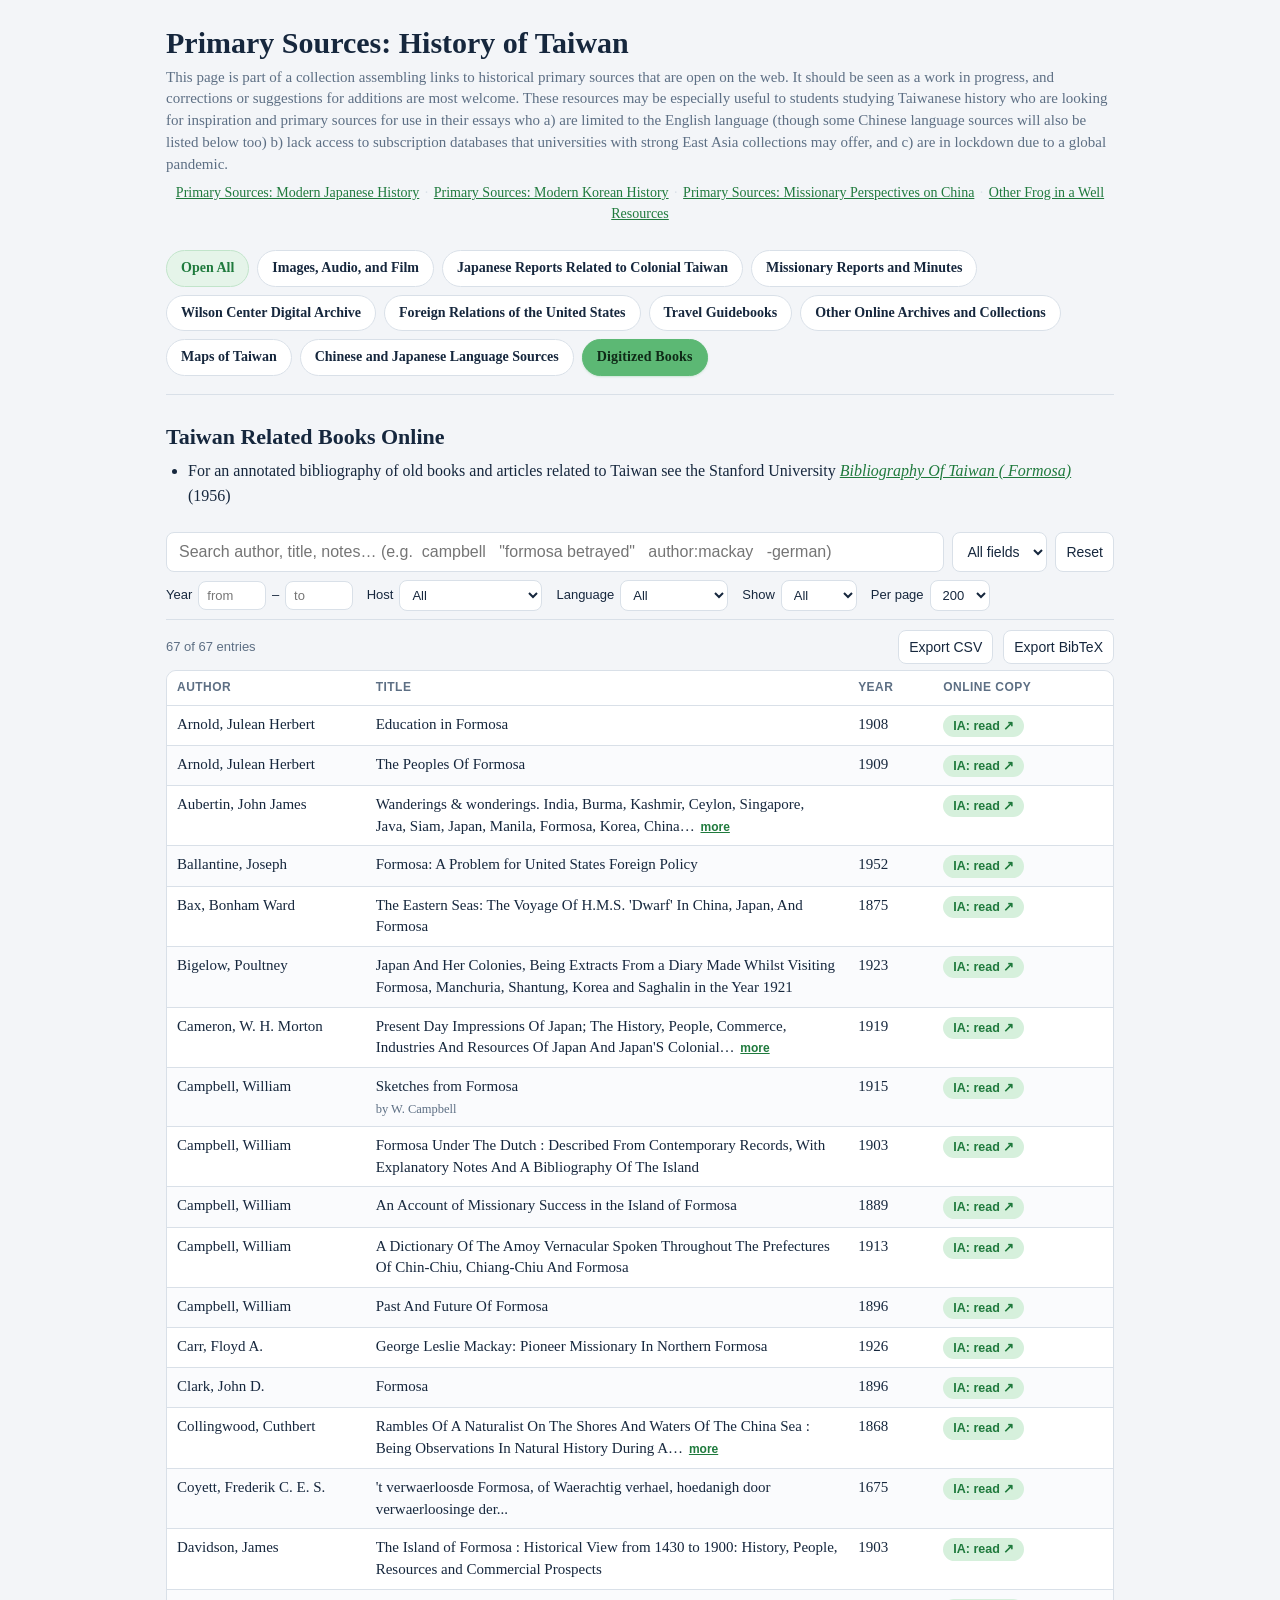
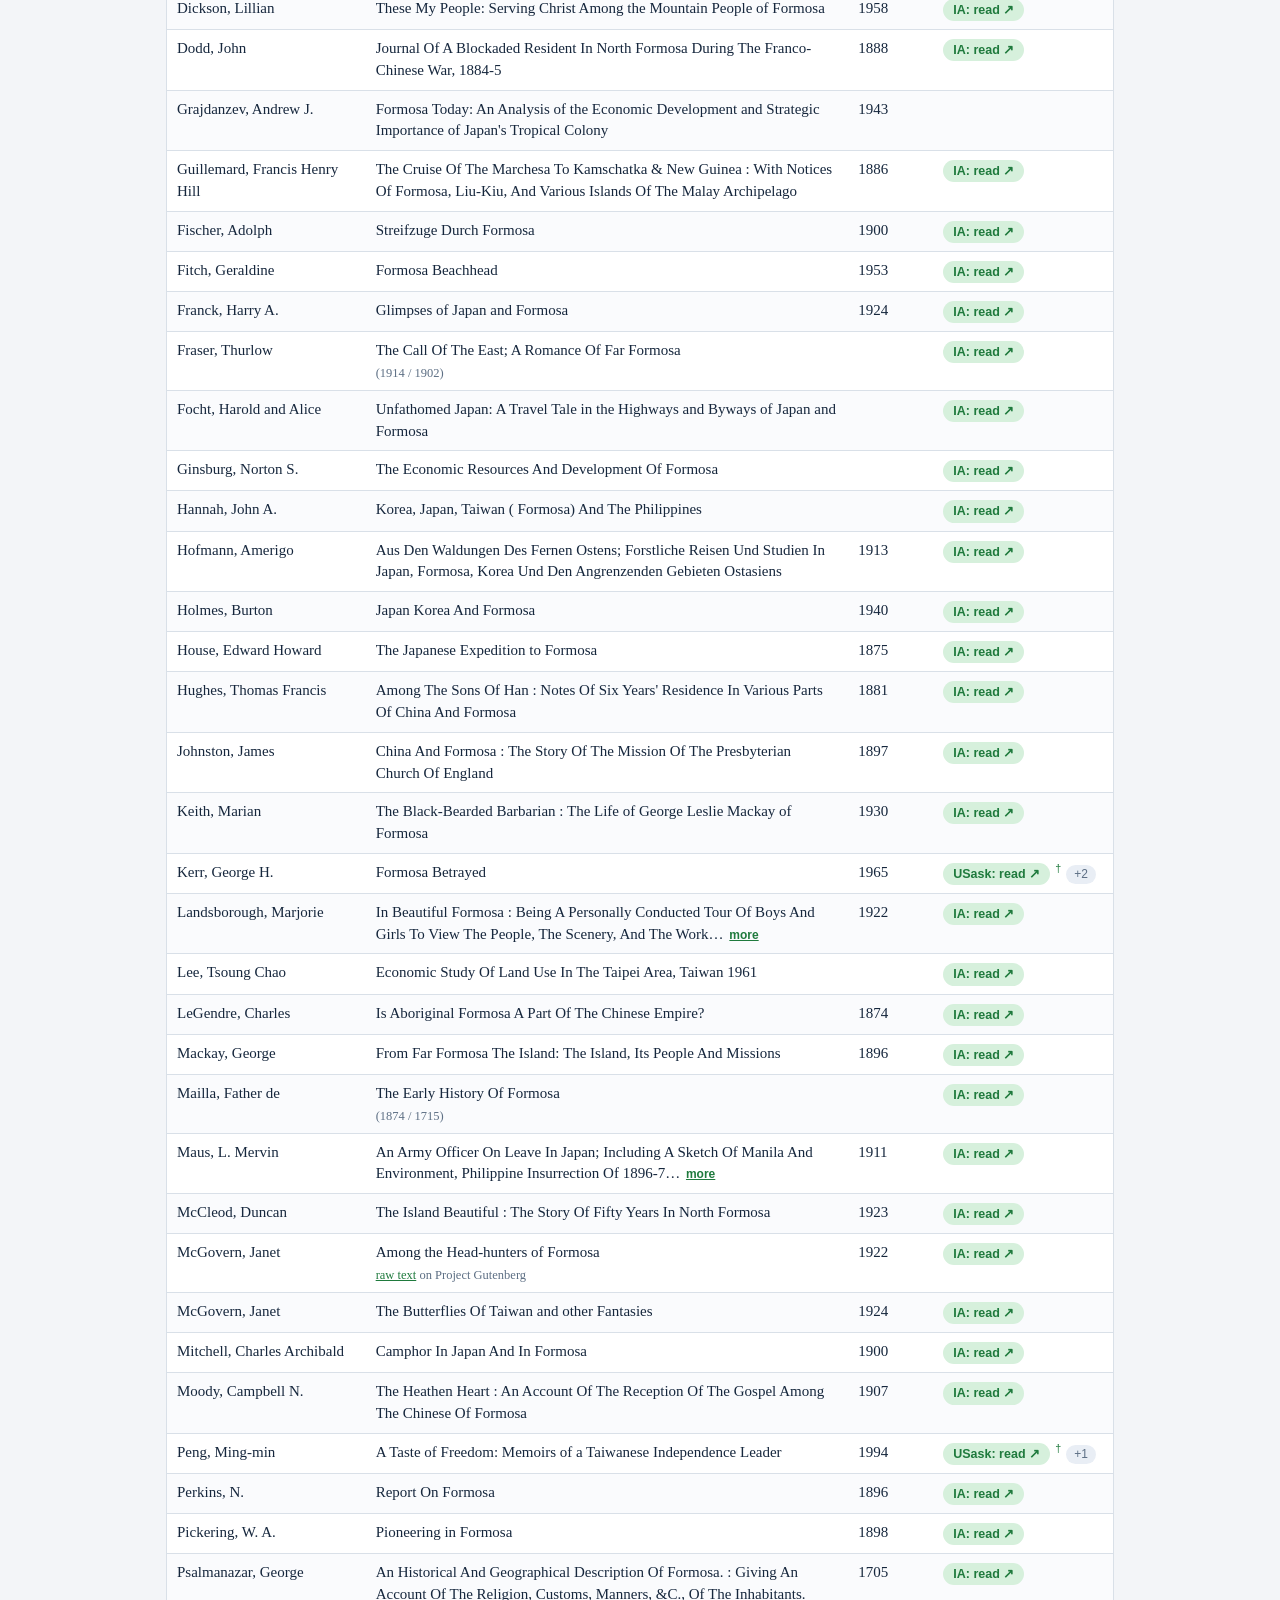
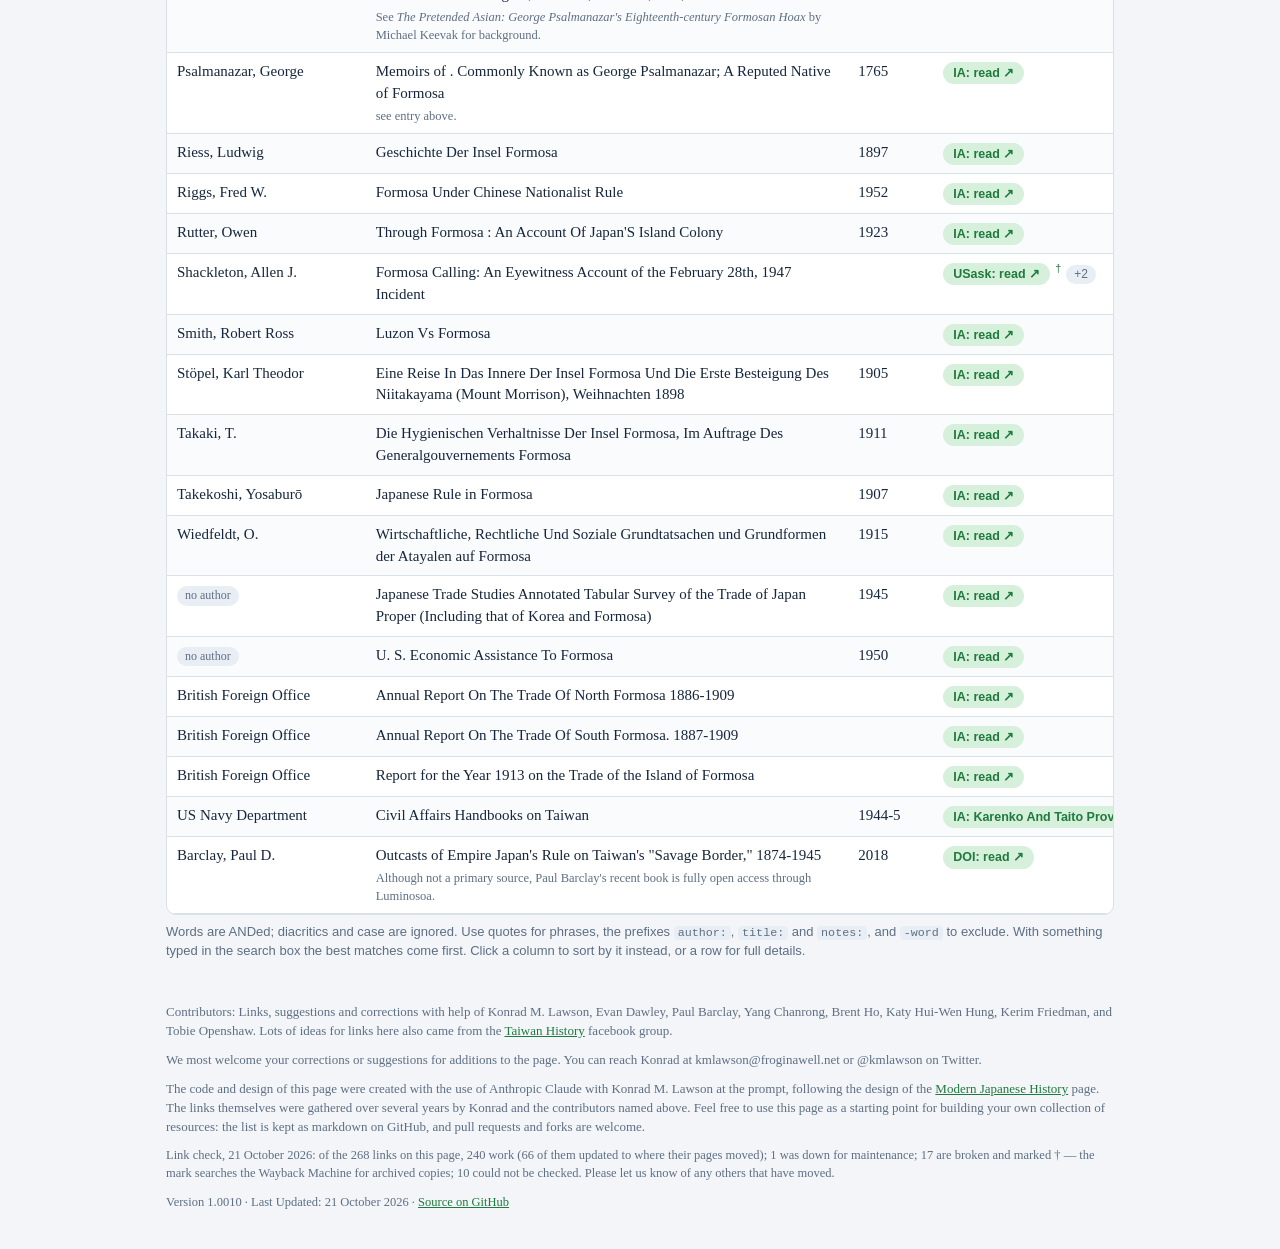
<file: taiwan/index.html>
<!doctype html>
<html lang="en">
<head>
<meta charset="utf-8">
<meta name="viewport" content="width=device-width, initial-scale=1">
<title>Primary Sources: History of Taiwan</title>
<meta name="description" content="A list of open access primary sources for the study of the history of Taiwan, aimed primarily at students working with sources in English.">
<style>
:root{--accent:#5cb874;--accent-ink:#0f2a17;--hit:#d6f0dc;--link:#1f7a3d}
@media (prefers-color-scheme: dark){:root:not([data-theme="light"]){--accent:#7fd394;--accent-ink:#0f1a12;--hit:#1f4a2c;--link:#9be0ae}}
:root[data-theme="dark"]{--accent:#7fd394;--accent-ink:#0f1a12;--hit:#1f4a2c;--link:#9be0ae}
/* The Primary Sources pages: serif, quiet, and readable at any width. The layout is the one the
   Modern Japanese History page uses (japan-bib). The neutral colours are here; each page's accent colours
   (--accent, --accent-ink, --hit, --link) come from its page/config.json and are written in ahead of this. */
:root{
  --bg:#f3f5f8;--panel:#fff;--ink:#16273d;--muted:#5d6f84;--line:#d9e0e8;--chip:#e9eef5;--row:#fafbfd;
}
@media (prefers-color-scheme: dark){:root:not([data-theme="light"]){
  --bg:#0f1621;--panel:#16202c;--ink:#e6edf5;--muted:#9ab0c6;--line:#2a3746;--chip:#1e2a38;--row:#131c27;}}
:root[data-theme="dark"]{
  --bg:#0f1621;--panel:#16202c;--ink:#e6edf5;--muted:#9ab0c6;--line:#2a3746;--chip:#1e2a38;--row:#131c27;}
*{box-sizing:border-box}
html,body{margin:0;background:var(--bg);color:var(--ink);font:15px/1.45 -apple-system,BlinkMacSystemFont,"Segoe UI",Roboto,"Helvetica Neue",Arial,sans-serif}
a{color:var(--link)}
code{font-size:.9em;background:var(--panel);border:1px solid var(--line);border-radius:4px;padding:1px 5px;overflow-wrap:anywhere}

:root { --serif: Georgia, "Iowan Old Style", "Times New Roman", serif; }

body.page { font-family: var(--serif); }
.wrap { max-width: 980px; margin: 0 auto; padding: 0 16px; }

header.site { padding: 26px 0 6px; }
header.site h1 { font: 700 30px/1.15 var(--serif); margin: 0 0 6px; cursor: default; display: block; }
header.site h1:hover { color: inherit; }
header.site p.lede { margin: 0 0 8px; color: var(--muted); font-size: 15px; }
header.site p.also { margin: 2px 0 14px; font-size: 14px; text-align: center; }
header.site p.also a { color: var(--link); }
header.site p.also .sep { color: var(--line); padding: 0 2px; }

/* the row of buttons: one per section of the page, wrapping together */
nav.jumps { padding: 6px 0 18px; border-bottom: 1px solid var(--line); }
nav.jumps .sections { display: flex; flex-wrap: wrap; gap: 8px; }
nav.jumps button {
  font: 600 14px/1.2 var(--serif); padding: 9px 14px; border: 1px solid var(--line); border-radius: 999px;
  background: var(--panel); color: var(--ink); cursor: pointer;
}
nav.jumps button:hover { border-color: var(--link); color: var(--link); }
/* an open section: a light blue fill, so it reads as pressed */
nav.jumps button[aria-expanded="true"] { background: var(--hit); border-color: var(--link); color: var(--link); }
/* open or close every section at once: a light wash of the accent blue, and it follows the theme
   because it is mixed from the accent colour rather than written out */
nav.jumps button.openall {
  background: color-mix(in srgb, var(--accent) 16%, var(--panel));
  border-color: color-mix(in srgb, var(--accent) 38%, var(--panel));
  color: var(--link); font-weight: 700;
}
nav.jumps button.openall:hover {
  background: color-mix(in srgb, var(--accent) 26%, var(--panel));
  border-color: var(--link); color: var(--accent);
}


/* the way into the books: the one solid, bolder button on the page, last in the row */
nav.jumps button.search {
  background: var(--accent); border-color: var(--accent); color: var(--accent-ink);
  font-weight: 700; letter-spacing: .01em; box-shadow: 0 1px 2px color-mix(in srgb, var(--accent) 25%, transparent);
}
nav.jumps button.search:hover { filter: brightness(1.08); color: var(--accent-ink); border-color: var(--accent); }

/* a section of the list: hidden until its button is pressed */
section.md { padding: 6px 0 4px; border-bottom: 1px solid var(--line); }
section.md > h2 {
  font: 700 22px/1.25 var(--serif); margin: 18px 0 10px; cursor: pointer; display: flex; align-items: baseline; gap: 10px;
}
section.md > h2:hover { color: var(--link); }
section.md > h2::after { content: "▲"; font-size: 11px; color: var(--muted); }
section.md .body { font-size: 16px; line-height: 1.55; padding-bottom: 14px; }
section.md .body ul { margin: 8px 0; padding-left: 22px; }
section.md .body li { margin: 4px 0; }
section.md .body li ul { margin: 2px 0; }
section.md .body a { color: var(--link); }
/* a bullet marked <!--pills--> and ending in a colon turns its indented list into a row of small bubbles */
section.md .body ul.pills { display: flex; flex-wrap: wrap; gap: 6px 10px; list-style: none; padding-left: 0; margin: 6px 0 12px; }
section.md .body ul.pills li { margin: 0; display: inline-flex; align-items: baseline; gap: 6px; max-width: 100%; }
section.md .body a.pill-link {
  display: inline-block; padding: 3px 11px; border-radius: 999px; text-decoration: none;
  font: 600 13.5px/1.4 var(--serif); color: var(--link);
  background: color-mix(in srgb, var(--accent) 12%, var(--panel));
  border: 1px solid color-mix(in srgb, var(--accent) 32%, var(--panel));
}
section.md .body a.pill-link:hover { background: color-mix(in srgb, var(--accent) 24%, var(--panel)); border-color: var(--accent); }
section.md .body .pill-note { font-size: 12.5px; color: var(--muted); }
/* a bubble inside an ordinary list: no bullet, and whatever is indented under it sits just below */
section.md .body li.pill-own { list-style: none; }
section.md .body li.pill-own > ul.pills { margin: 4px 0 2px; }
section.md .body p { margin: 10px 0; }
/* a picture: a thumbnail that opens full size */
section.md .body p.figure { margin: 12px 0; }
section.md .body p.figure img { display: block; width: 100%; max-width: 280px; height: auto; border: 1px solid var(--line); border-radius: 6px; }
section.md .body em { font-style: italic; }


/* the books, always on the page after the other sections; its heading does not close it */
section.books-section { padding-top: 10px; }
section.books-section > h2 { font: 700 22px/1.25 var(--serif); margin: 18px 0 4px; }
section.books-section .body { font-size: 16px; line-height: 1.55; }
section.books-section .body > ul { margin: 8px 0; padding-left: 22px; }
section.books-section .body a { color: var(--link); }

/* back to the top: out of the way until the page has been scrolled */
button.totop {
  position: fixed; right: 18px; bottom: 18px; z-index: 6;
  width: 42px; height: 42px; border-radius: 50%; cursor: pointer;
  border: 1px solid var(--accent); background: var(--accent); color: var(--accent-ink);
  font: 600 18px/1 var(--serif); box-shadow: 0 2px 8px color-mix(in srgb, var(--accent) 30%, transparent);
}
button.totop:hover { filter: brightness(1.08); }
button.totop[hidden] { display: none; }
@media (max-width: 640px) { button.totop { right: 12px; bottom: 12px; } }

/* no rule of its own: the buttons and every open section already end in one */
footer.credit { padding: 14px 0 38px; font-size: 13px; color: var(--muted); margin-top: 18px; }
footer.credit p { margin: 10px 0 0; }
footer.credit p.version { font-size: 12.5px; }
footer.credit p.linkcheck { font-size: 12.5px; }
/* after a broken link: a small mark that searches the Wayback Machine for archived copies */
a.dead { font-size: .72em; vertical-align: super; line-height: 0; text-decoration: none; color: var(--muted); padding: 0 1px; }
a.dead:hover { color: var(--link); }
footer.credit a { color: var(--link); }
footer.site { padding: 18px 0 40px; font-size: 14px; color: var(--muted); }
footer.site a { color: var(--link); }
footer.site ul { padding-left: 20px; }

@media (max-width: 640px) {
  header.site h1 { font-size: 24px; }
}
/* The table of books online: the search table of the Modern Japanese History page (japan-bib
   site/app.css), kept to the parts this list uses and scoped to .books so it leaves the page alone. */
.books { font: 15px/1.45 -apple-system, BlinkMacSystemFont, "Segoe UI", Roboto, "Helvetica Neue", Arial, sans-serif; margin: 14px 0 6px; }
.books .controls { position: sticky; top: 0; z-index: 5; background: var(--bg); padding: 10px 0 8px; border-bottom: 1px solid var(--line); }
.books .row1 { display: flex; gap: 8px; flex-wrap: wrap; }
.books #bq { flex: 1 1 320px; min-width: 0; padding: 10px 12px; border: 1px solid var(--line); border-radius: 8px; background: var(--panel); color: var(--ink); font-size: 16px; }
.books select, .books input[type=number], .books button { padding: 8px 10px; border: 1px solid var(--line); border-radius: 8px; background: var(--panel); color: var(--ink); font-size: 14px; font-family: inherit; }
.books button { cursor: pointer; }
.books .row2 { display: flex; gap: 10px 14px; flex-wrap: wrap; align-items: center; margin-top: 8px; font-size: 13px; }
.books .row2 select, .books .row2 input { font-size: 13px; padding: 6px 8px; }
.books .row2 input[type=number] { width: 5.2em; -moz-appearance: textfield; appearance: textfield; }
.books .row2 input[type=number]::-webkit-outer-spin-button, .books .row2 input[type=number]::-webkit-inner-spin-button { -webkit-appearance: none; margin: 0; }
.books .row2 label { display: flex; align-items: center; gap: 6px; white-space: nowrap; flex: 0 0 auto; max-width: 100%; }
.books .row2 select { min-width: 0; max-width: 100%; }
.books .row2 #bhost { max-width: 11em; }   /* long library names would otherwise push Per page onto a line of its own */
/* tags: a row of periods and a row of topics; the number is how many entries the tag would leave */
.books .tagbar { padding: 10px 0 2px; border-bottom: 1px solid var(--line); }
.books .tagrow { display: flex; flex-wrap: wrap; gap: 6px; align-items: baseline; margin: 0 0 8px; }
.books .taglabel { font-size: 12px; text-transform: uppercase; letter-spacing: .04em; color: var(--muted); margin-right: 4px; min-width: 4.5em; }
.books button.tag { padding: 4px 11px; border-radius: 999px; font: 600 13px/1.35 Georgia, "Times New Roman", serif; background: var(--panel); color: var(--ink); }
.books button.tag .n { font: 500 11.5px/1 -apple-system, BlinkMacSystemFont, "Segoe UI", Roboto, Arial, sans-serif; color: var(--muted); margin-left: 4px; }
.books button.tag:hover { border-color: var(--link); color: var(--link); }
.books button.tag[aria-pressed="true"] { background: var(--accent); border-color: var(--accent); color: var(--accent-ink); }
.books button.tag[aria-pressed="true"] .n { color: inherit; opacity: .85; }
.books button.tag:disabled { opacity: .4; cursor: default; }
.books button.tag:disabled:hover { border-color: var(--line); color: var(--ink); }
.books .dbody button.chip { border: 0; cursor: pointer; font: inherit; font-size: 12px; padding: 1px 8px; }
.books .dbody button.chip:hover { color: var(--link); }
.books .status { display: flex; justify-content: space-between; gap: 8px; flex-wrap: wrap; align-items: center; margin: 10px 0 6px; color: var(--muted); font-size: 13px; }
.books .status .right { display: flex; gap: 10px; align-items: center; flex-wrap: wrap; }
/* pages of the list: at the top beside the exports, and again under the table */
.books .pager { display: flex; gap: 6px; align-items: center; }
.books .pager[hidden] { display: none; }
.books .pager.bottom { justify-content: flex-end; margin: 10px 0 0; font-size: 13px; color: var(--muted); }
.books .pager button:disabled { opacity: .45; cursor: default; }
.books .tablewrap { overflow-x: auto; border: 1px solid var(--line); border-radius: 10px; background: var(--panel); }
.books table { border-collapse: collapse; width: 100%; min-width: 600px; table-layout: fixed; }
.books th, .books td { padding: 8px 10px; text-align: left; vertical-align: top; border-bottom: 1px solid var(--line); overflow-wrap: anywhere; }
.books th:last-child, .books td:last-child { padding-right: 18px; }   /* room to the right of the pills */
.books th { background: var(--panel); font-size: 12px; text-transform: uppercase; letter-spacing: .04em; color: var(--muted); cursor: pointer; user-select: none; white-space: nowrap; }
.books th .arrow { opacity: .9; margin-left: 4px; }
.books tbody tr { cursor: pointer; }
.books tbody tr:nth-child(even) { background: var(--row); }
.books tbody tr:hover { outline: 2px solid var(--accent); outline-offset: -2px; }
.books td.au, .books td.title, .books td.year { font-family: Georgia, "Times New Roman", serif; }
.books th:nth-child(1) { width: 21%; } .books th:nth-child(2) { width: 51%; } .books th:nth-child(3) { width: 9%; } .books th:nth-child(4) { width: 19%; }
.books td.year, .books td.ia { white-space: nowrap; }
/* a long title cut short: "more" and "less" open and close it in place */
.books button.more { border: 0; background: none; padding: 0 2px; margin: 0; color: var(--link); cursor: pointer;
  font: 600 12px/1 -apple-system, BlinkMacSystemFont, "Segoe UI", Roboto, Arial, sans-serif; text-decoration: underline; white-space: nowrap; }
.books button.more:hover { filter: brightness(1.2); }
.books .note { display: block; font-size: 12.5px; color: var(--muted); margin-top: 2px; }
.books a.pill { display: inline-block; border-radius: 999px; padding: 2px 10px; font-size: 12.5px; font-weight: 600; text-decoration: none; white-space: nowrap; background: var(--hit); color: var(--link); }
.books a.pill:hover { filter: brightness(.95); text-decoration: underline; }
.books .chip { display: inline-block; background: var(--chip); border-radius: 999px; padding: 1px 8px; font-size: 12px; color: var(--muted); margin-right: 4px; }
.books mark { background: var(--hit); color: inherit; border-radius: 2px; padding: 0 1px; }
.books .empty { padding: 40px; text-align: center; color: var(--muted); }
.books .help { font-size: 13px; color: var(--muted); margin: 8px 0 0; }
.books code { background: var(--chip); border: 0; padding: 0 4px; border-radius: 4px; }
.books dialog { border: 1px solid var(--line); border-radius: 12px; background: var(--panel); color: var(--ink); max-width: 760px; width: calc(100% - 32px); padding: 0; }
.books dialog::backdrop { background: rgba(0, 0, 0, .45); }
/* Header and footer stay put and only the entry scrolls, so the close button is always in reach */
.books dialog[open] { display: flex; flex-direction: column; max-height: calc(100vh - 32px); max-height: calc(100dvh - 32px); }
.books .dhead { display: flex; justify-content: space-between; gap: 12px; padding: 16px 18px 8px; flex: none; border-bottom: 1px solid var(--line); }
.books .dhead button { align-self: flex-start; }
.books #bdclose { flex: none; min-width: 44px; min-height: 44px; font-size: 20px; line-height: 1; padding: 0; }
.books .dhead h2 { font: 600 19px/1.3 Georgia, serif; margin: 0; }
.books .dbody { padding: 0 18px 18px; overflow-y: auto; flex: 1 1 auto; min-height: 0; overscroll-behavior: contain; }
.books .dbody dl { display: grid; grid-template-columns: 110px 1fr; gap: 6px 12px; margin: 8px 0 0; }
.books .dbody dt { color: var(--muted); font-size: 13px; }
.books .dbody dd { margin: 0; overflow-wrap: anywhere; }
.books .dfoot { display: flex; gap: 8px; flex-wrap: wrap; padding: 12px 18px; border-top: 1px solid var(--line); flex: none; }
@media (max-width: 640px) {
  .books .dbody dl { grid-template-columns: 1fr; } .books .dbody dt { margin-top: 6px; }
  .books dialog { width: calc(100% - 16px); } .books dialog[open] { max-height: calc(100vh - 16px); max-height: calc(100dvh - 16px); }
  .books .dhead { padding: 10px 10px 8px 14px; } .books .dhead h2 { font-size: 17px; } .books .dbody { padding: 0 14px 14px; }
  .books .dfoot { gap: 6px; padding: 8px 10px; } .books .dfoot button { font-size: 13px; padding: 6px 8px; }
  .books table { min-width: 0; }
  .books th:nth-child(1) { width: 26%; } .books th:nth-child(2) { width: auto; } .books th:nth-child(3) { width: 14%; } .books th:nth-child(4) { width: 24%; }
  .books th { white-space: normal; overflow-wrap: normal; }   /* "Online copy" wraps between its words, never inside one */
  .books th, .books td { padding-left: 7px; padding-right: 7px; }
  .books a.pill .host { display: none; }   /* a narrow column: the pill keeps to its label; the entry names the host */
  .books td.ia { white-space: normal; }   /* and a +1 drops below it */
  .books .taglabel { min-width: 0; flex-basis: 100%; }
  .books #bq { flex-basis: 100%; } .books .row1 select { flex: 1 1 auto; min-width: 0; } .books .row2 label { flex-wrap: wrap; } .books .controls { position: static; }
}
</style>
</head>
<body class="page">
<div class="wrap">
  <header class="site">
    <h1>Primary Sources: History of Taiwan</h1>
    <p class="lede">This page is part of a collection assembling links to historical primary sources that are open on the web. It should be seen as a work in progress, and corrections or suggestions for additions are most welcome. These resources may be especially useful to students studying Taiwanese history who are looking for inspiration and primary sources for use in their essays who a) are limited to the English language (though some Chinese language sources will also be listed below too) b) lack access to subscription databases that universities with strong East Asia collections may offer, and c) are in lockdown due to a global pandemic.</p>
    <p class="also"><a href="https://froginawell.net/reference/modern-japan/" target="_blank" rel="noopener">Primary Sources: Modern Japanese History</a> <span class="sep">·</span> <a href="https://www.froginawell.net/frog/sources/primary-sources-modern-korean-history/" target="_blank" rel="noopener">Primary Sources: Modern Korean History</a> <span class="sep">·</span> <a href="https://www.froginawell.net/frog/sources/primary-sources-missionary-perspectives-on-china/" target="_blank" rel="noopener">Primary Sources: Missionary Perspectives on China</a> <span class="sep">·</span> <a href="https://froginawell.net/frog/sources/" target="_blank" rel="noopener">Other Frog in a Well Resources</a></p>
  </header>
  <nav class="jumps">
    <div class="sections">
      <button type="button" class="jump openall" data-target="all" aria-expanded="false">Open All</button>
      <button type="button" class="jump" data-target="s-images-audio-and-film" aria-expanded="false">Images, Audio, and Film</button>
      <button type="button" class="jump" data-target="s-japanese-reports-related-to-colonial-taiwan" aria-expanded="false">Japanese Reports Related to Colonial Taiwan</button>
      <button type="button" class="jump" data-target="s-missionary-reports-and-minutes" aria-expanded="false">Missionary Reports and Minutes</button>
      <button type="button" class="jump" data-target="s-wilson-center-digital-archive" aria-expanded="false">Wilson Center Digital Archive</button>
      <button type="button" class="jump" data-target="s-foreign-relations-of-the-united-states" aria-expanded="false">Foreign Relations of the United States</button>
      <button type="button" class="jump" data-target="s-travel-guidebooks" aria-expanded="false">Travel Guidebooks</button>
      <button type="button" class="jump" data-target="s-other-online-archives-and-collections" aria-expanded="false">Other Online Archives and Collections</button>
      <button type="button" class="jump" data-target="s-maps-of-taiwan" aria-expanded="false">Maps of Taiwan</button>
      <button type="button" class="jump" data-target="s-chinese-and-japanese-language-sources" aria-expanded="false">Chinese and Japanese Language Sources</button>
      <button type="button" class="jump search" data-target="s-taiwan-related-books-online" title="Taiwan Related Books Online">Digitized Books</button>
    </div>
  </nav>
  <section class="md" id="s-images-audio-and-film" hidden>
    <h2 tabindex="0" role="button" title="Hide this section">Images, Audio, and Film</h2>
    <div class="body">
<ul>
<li><a href="http://digital.lafayette.edu/islandora/search/*:*?f[0]=cdm.Relation.IsPartOf:%22East%20Asia%20Image%20Collection%22&amp;f[1]=eastasia.Coverage.Location.Country:%22Taiwan%22" target="_blank" rel="noopener">East Asia Image Collection at Skillman Library, Lafayette College - Taiwan</a> <a class="dead" href="https://web.archive.org/web/*/http://digital.lafayette.edu/islandora/search/*:*?f[0]=cdm.Relation.IsPartOf:%22East%20Asia%20Image%20Collection%22&amp;f[1]=eastasia.Coverage.Location.Country:%22Taiwan%22" target="_blank" rel="noopener" title="This link appears to be broken (checked 2026-10-21). Search the Wayback Machine for archived copies." aria-label="Broken link: search the Wayback Machine for archived copies">†</a> - Over a thousand postcards and photographs, many from Taipei. See also specifically the <a href="http://digital.lafayette.edu/collections/eastasia/tjwar-postcards/browse?fbclid=IwAR1mZ3WW5NwoZLzNRtDRUgqxAXo0ZJQnibXaxV4hEl_l8Fb2w_ov_tz4aQ0" target="_blank" rel="noopener">Truku-Japanese War Commemorative Postcard Collection</a> <a class="dead" href="https://web.archive.org/web/*/http://digital.lafayette.edu/collections/eastasia/tjwar-postcards/browse?fbclid=IwAR1mZ3WW5NwoZLzNRtDRUgqxAXo0ZJQnibXaxV4hEl_l8Fb2w_ov_tz4aQ0" target="_blank" rel="noopener" title="This link appears to be broken (checked 2026-10-21). Search the Wayback Machine for archived copies." aria-label="Broken link: search the Wayback Machine for archived copies">†</a> this includes.</li>
<li><a href="https://rdc.reed.edu/c/formosa/home/?fbclid=IwAR2E09-KcgvTBuHLTAA1d93ZZwiT9Cg5WTydhvzplEkUHCLKlQSA6cU9caU" target="_blank" rel="noopener">Formosa Nineteenth Century Images</a> - &quot;This digital library gathers together a large body of primarily European and American images of the island of Taiwan – called &quot;Formosa&quot; by foreign visitors in the nineteenth century – and its various peoples, natural resources, wildlife, and built environment. These textual and visual representations, maps, and linguistic data were originally published in European and North American books and journals during the 19th century, but are not easily accessible to those interested in the history of Taiwan today.&quot;</li>
<li><a href="https://dl.lib.ntu.edu.tw/s/photo/page/Home" target="_blank" rel="noopener">National Taiwan University Taiwan Historical Photo Archive</a> - This has a rich collection of historical photographs related to Taiwan. You will have to enter your search terms in Chinese however. For pictures of Taipei (台北 or 臺北) enter the Chinese version in 簡易查詢 box and press the 送出查詢 button next to it.</li>
<li><a href="http://newnrch.digital.ntu.edu.tw/prototype/index.php" target="_blank" rel="noopener">Taiwan National Repository of Cultural Heritage</a> - This search engine works best when you search in Chinese but some English terms produce results too. Includes many old photographs and maps.</li>
<li><a href="http://tcbfm.digital.ntu.edu.tw/#" target="_blank" rel="noopener">Taiwan Ethnological Collections in Overseas Museums</a> - The interface is mostly in Chinese but once in you can browse information and photographs of many of the holdings of museums around the world related to the peoples of Taiwan. Great for material history.</li>
<li><a href="https://web.archive.org/web/20180216100821/http://www.taipics.com/" target="_blank" rel="noopener">Vintage Formosa</a> - This was the largest collection of historical images of Taiwan. The site has been since discontinued, but archived versions of its collection remain on the Internet Archive.</li>
<li><em>Cushing Library Medical Posters - Taiwan</em> - Yale University&#x27;s Cushing Library has a nice collection of over 40 medical posters, mostly from 1950s Taiwan with messages related to hygiene and health. Search by &quot;Department of Education, Taiwan.&quot; <a href="http://findit.library.yale.edu/?utf8=%E2%9C%93&amp;id=digcoll%3A2819769&amp;search_field=creator&amp;q=Department+of+Education%2C+Taiwan" target="_blank" rel="noopener">This link</a> <a class="dead" href="https://web.archive.org/web/*/http://findit.library.yale.edu/?utf8=%E2%9C%93&amp;id=digcoll%3A2819769&amp;search_field=creator&amp;q=Department+of+Education%2C+Taiwan" target="_blank" rel="noopener" title="This link appears to be broken (checked 2026-10-21). Search the Wayback Machine for archived copies." aria-label="Broken link: search the Wayback Machine for archived copies">†</a> should reach the results. Yale&#x27;s broader digital collection has several hundred maps and images <a href="http://findit.library.yale.edu/?id=digcoll%3A2819769&amp;per_page=100&amp;q=Taiwan&amp;search_field=topic&amp;utf8=%E2%9C%93" target="_blank" rel="noopener">related to Taiwan</a> <a class="dead" href="https://web.archive.org/web/*/http://findit.library.yale.edu/?id=digcoll%3A2819769&amp;per_page=100&amp;q=Taiwan&amp;search_field=topic&amp;utf8=%E2%9C%93" target="_blank" rel="noopener" title="This link appears to be broken (checked 2026-10-21). Search the Wayback Machine for archived copies." aria-label="Broken link: search the Wayback Machine for archived copies">†</a>.</li>
<li><a href="http://digital.soas.ac.uk/LOAA003941/00001" target="_blank" rel="noopener">Sun&#x27;s wife and Miss Liu jointly manifest the great victory in Taiwan 勝大縣化彰中会姐小劉同會人夫孫</a> - from SOAS digital collections.</li>
<li><a href="https://taipeiairstation.blogspot.com/2019/11/frank-smiths-photos-of-taipei-area.html?fbclid=IwAR0OifbU4wYGD04pXRAv6FwbOXUykexZckR9DjqjILKvR5vvTrUzQ6SbjYc" target="_blank" rel="noopener">Taipei Air Station</a> - Collection of photographs.</li>
<li><a href="https://wellcomecollection.org/works" target="_blank" rel="noopener">Wellcome Collection</a> - The digital holdings of the Wellcome collection have many historical photographs from Taiwan if you search <a href="https://wellcomecollection.org/works?query=formosa&amp;fbclid=IwAR1LP1tc-0dYeoMyvxmP9kXWyuzfH1QrIUC9B2DbVyRgREF7kaI6iu7F1cc" target="_blank" rel="noopener">using the term</a> (also by &quot;Formosa&quot;).</li>
<li><a href="https://tme.ncl.edu.tw/en/old-photographs?fbclid=IwAR3vLxNE9mE_Irt7MhuAN8_IutFb3cpvL_WYkISdXQWNzMXWolDPxkTnhDw" target="_blank" rel="noopener">Old Pictures of Taiwan</a> - Part of the Taiwan Memory Exhibition</li>
</ul>
    </div>
  </section>
  <section class="md" id="s-japanese-reports-related-to-colonial-taiwan" hidden>
    <h2 tabindex="0" role="button" title="Hide this section">Japanese Reports Related to Colonial Taiwan</h2>
    <div class="body">
<ul>
<li><a href="https://archive.org/details/the-progress-of-taiwan-1905/page/1/mode/2up" target="_blank" rel="noopener"><em>The Progress of Taiwan (Formosa) for Ten Years 1895-1904</em></a> (1905)</li>
<li><a href="https://archive.org/details/cu31924023931680" target="_blank" rel="noopener"><em>The Statistical Summary of Taiwan Japanese Government General in Japan</em></a> (1912)</li>
<li><a href="https://archive.org/details/taiwan.-report-on-the-control-of-the-aborigines-in-formosa/page/n4/mode/2up" target="_blank" rel="noopener"><em>Report On The Control Of The Aborigines In Formosa</em></a> (1911)</li>
<li><a href="https://archive.org/details/okamatsu-provisional-report-on-investigations-of-laws-and-customs-in-the-island-of-formosa/page/n6/mode/2up" target="_blank" rel="noopener"><em>Provisional Report On Investigations Of Laws And Customs In The Island Of Formosa</em></a> (1900)</li>
<li><a href="https://archive.org/details/isoda-the-island-of-formosa/mode/2up" target="_blank" rel="noopener"><em>The Island Of Formosa: Handbook and Catalogue of Exhibits at the Agriculture Building, World&#x27;s Fair, St Louis</em></a> (1904)</li>
<li><a href="https://archive.org/details/taihoku-sokkojo.-the-climate-typhoons-and-earthquakes-full-view/page/n10/mode/2up" target="_blank" rel="noopener"><em>The Climate, Typhoons, And Earthquakes of the Island of Formosa (Taiwan)</em></a> (1914)</li>
<li><a href="https://archive.org/details/annual-return-of-the-trade-of-taiwan-formosa.-1905-full-view/mode/2up" target="_blank" rel="noopener"><em>Annual Return of the Foreign Trade of Taiwan</em></a> (1905)</li>
<li><a href="https://archive.org/details/annual-return-of-the-trade-of-taiwan-formosa.-1907-full-view/page/n10/mode/2up" target="_blank" rel="noopener"><em>Annual Return of the Foreign Trade of Taiwan</em></a> (1907)</li>
<li><a href="https://archive.org/details/annual-return-on-trade-on-the-island-of-formosa-1918/page/n4/mode/2up" target="_blank" rel="noopener"><em>Annual Return of the Trade of Taiwan</em></a> (1918)</li>
</ul>
    </div>
  </section>
  <section class="md" id="s-missionary-reports-and-minutes" hidden>
    <h2 tabindex="0" role="button" title="Hide this section">Missionary Reports and Minutes</h2>
    <div class="body">
<ul>
<li><em>The Christian Movement in the Japanese Empire including Korea and Formosa</em> - Published by the Conference of Federated Missions, with hefty sections on Korea, with each volume over 600 pages in length. A number of volumes are on Internet Archive: <a href="https://archive.org/details/christianmovemen16conf/page/n9/mode/2up" target="_blank" rel="noopener">1913</a>, <a href="https://archive.org/details/christianmovemen00conf/page/n8/mode/2up" target="_blank" rel="noopener">1916</a>, <a href="https://archive.org/details/christianmovemen17conf/page/n8/mode/2up" target="_blank" rel="noopener">1919</a>, <a href="https://archive.org/details/christianmovemen18conf/page/n12/mode/2up" target="_blank" rel="noopener">1920</a></li>
<li><em>Reports of the Foreign Missions China, Formosa, the Straits Settlements, and India - Presbyterian Church of England</em> - These reports, usually 100-200 pages in length are reports of the English Presbyterians Mission (EPM), founded at Xiamen (Amoy) in 1850, and later at Shantou (Swatow), Guangdond, and in Taiwan in 1865. You can read an overview of their archival records and <a href="https://www.soas.ac.uk/sites/default/files/library/archives/news/file55128.pdf" target="_blank" rel="noopener">missions here</a>. See also L. Cheng <em>A Short History of the Presbyterian Church among the Mountain Tribes in Taiwan</em> (1965). Here is a <a href="https://archive.org/search.php?query=title%3A%28report%20of%20the%20Foreign%20Missions%20China%2C%20Formosa%29" target="_blank" rel="noopener">list of issues</a> on the Internet Archive:
<ul>
<li><a href="https://archive.org/details/presbyterianchur00pres_43/page/n1/mode/2up" target="_blank" rel="noopener">1894</a>, <a href="https://archive.org/details/presbyterianchur00pres_44/mode/2up" target="_blank" rel="noopener">1903</a>, <a href="https://archive.org/details/presbyterianchur00pres_45/mode/2up" target="_blank" rel="noopener">1904</a>, <a href="https://archive.org/details/presbyterianchur00pres_46/mode/2up" target="_blank" rel="noopener">1905</a>, <a href="https://archive.org/details/presbyterianchur00pres_47/mode/2up" target="_blank" rel="noopener">1906</a>, <a href="https://archive.org/details/presbyterianchur00pres_48/mode/2up" target="_blank" rel="noopener">1907</a>, <a href="https://archive.org/details/presbyterianchur00pres_49/mode/2up" target="_blank" rel="noopener">1908</a>, <a href="https://archive.org/details/presbyterianchur00pres_50/mode/2up" target="_blank" rel="noopener">1909</a>, <a href="https://archive.org/details/presbyterianchur00pres_51/mode/2up" target="_blank" rel="noopener">1910</a>, <a href="https://archive.org/details/presbyterianchur00pres_52/mode/2up" target="_blank" rel="noopener">1911</a>, <a href="https://archive.org/details/presbyterianchur00pres_53/mode/2up" target="_blank" rel="noopener">1912</a>, <a href="https://archive.org/details/presbyterianchur00pres_54/mode/2up" target="_blank" rel="noopener">1913</a>, <a href="https://archive.org/details/presbyterianchur00pres_55/mode/2up" target="_blank" rel="noopener">1914</a>, <a href="https://archive.org/details/presbyterianchur00pres_56/mode/2up" target="_blank" rel="noopener">1915</a>, <a href="https://archive.org/details/presbyterianchur00pres_57/mode/2up" target="_blank" rel="noopener">1916</a>, <a href="https://archive.org/details/presbyterianchur00pres_58/mode/2up" target="_blank" rel="noopener">1917</a>, <a href="https://archive.org/details/presbyterianchur00pres_59/mode/2up" target="_blank" rel="noopener">1918</a>, <a href="https://archive.org/details/presbyterianchur00pres_60/mode/2up" target="_blank" rel="noopener">1919</a>, <a href="https://archive.org/details/presbyterianchur00pres_61/mode/2up" target="_blank" rel="noopener">1920</a>, <a href="https://archive.org/details/presbyterianchur00pres_62/mode/2up" target="_blank" rel="noopener">1921</a></li>
</ul>
</li>
<li>Johnstoun, J. <a href="https://archive.org/details/chinaformosastor00john" target="_blank" rel="noopener"><em>China and Formosa : the story of the Presbyterian Church of England</em></a> (1897)</li>
</ul>
<p>See also many of the missionary publications available on this page of sources: <a href="https://www.froginawell.net/frog/sources/primary-sources-missionary-perspectives-on-china/" target="_blank" rel="noopener">Primary Sources: Missionary Perspectives on China</a></p>
    </div>
  </section>
  <section class="md" id="s-wilson-center-digital-archive" hidden>
    <h2 tabindex="0" role="button" title="Hide this section">Wilson Center Digital Archive</h2>
    <div class="body">
<p>The Wilson Center&#x27;s <a href="https://digitalarchive.umd.edu/" target="_blank" rel="noopener">Digital Archive</a> related to Cold War History is the largest open access collection of historical documents on the Cold War and East Asia is its main focus. There are many documents related to the Republic of China on Taiwan from 1945 onwards. Some of collections particularly relevant include:</p>
<ul>
<li><a href="https://digitalarchive.umd.edu/topics/asian-peoples-anti-communist-league" target="_blank" rel="noopener">Asian Peoples&#x27; Anti-Communist League</a></li>
<li><a href="https://digitalarchive.umd.edu/topics/china-united-nations" target="_blank" rel="noopener">China at the United Nations</a></li>
<li><a href="https://digitalarchive.umd.edu/topics/taiwan-strait-crises" target="_blank" rel="noopener">Taiwan Strait Crises</a></li>
<li><a href="https://digitalarchive.umd.edu/topics/taiwans-cold-war-southeast-asia" target="_blank" rel="noopener">Taiwan’s Cold War in Southeast Asia</a></li>
<li><a href="https://digitalarchive.umd.edu/topics/overseas-chinese-and-cold-war" target="_blank" rel="noopener">The Overseas Chinese and the Cold War</a></li>
</ul>
    </div>
  </section>
  <section class="md" id="s-foreign-relations-of-the-united-states" hidden>
    <h2 tabindex="0" role="button" title="Hide this section">Foreign Relations of the United States</h2>
    <div class="body">
<ul>
<li><a href="https://en.wikipedia.org/wiki/Foreign_Relations_of_the_United_States_%28book_series%29#E-books" target="_blank" rel="noopener">Wikipedia</a> | <a href="https://history.state.gov/historicaldocuments/ebooks" target="_blank" rel="noopener">Office of the Historian FRUS E-books</a> | <a href="https://digital.library.wisc.edu/1711.dl/FRUS" target="_blank" rel="noopener">University of Wisconsin FRUS Collection</a></li>
</ul>
<p><em>FRUS</em> - The Foreign Relations of the United States is a series of books which offers a historical record of American foreign relations. It combines documents from a range of state sources relating to foreign diplomacy of the United States and new volumes with new materials are eagerly awaited by historians as they come out. E-book editions of all the volumes can be downloaded directly from the <a href="https://history.state.gov/historicaldocuments/ebooks" target="_blank" rel="noopener">Office of the Historian</a>. The University of Wisconsin <a href="https://digital.library.wisc.edu/1711.dl/FRUS" target="_blank" rel="noopener">digital FRUS collection</a> offers nice PDF downloads of the volumes (sometimes several hundred megabytes each). Some of the volumes most relevant to Taiwan:</p>
<ul>
<li><a href="https://history.state.gov/historicaldocuments/frus1945v07" target="_blank" rel="noopener">FRUS : diplomatic papers, 1945. The Far East, China</a> (1945)</li>
<li><a href="https://history.state.gov/historicaldocuments/frus1946v09" target="_blank" rel="noopener">FRUS, 1946. The Far East: China</a> (v9 1946)</li>
<li><a href="https://history.state.gov/historicaldocuments/frus1946v10" target="_blank" rel="noopener">FRUS, 1946. The Far East: China</a> (v10 1946)</li>
<li><a href="https://history.state.gov/historicaldocuments/frus1947v07" target="_blank" rel="noopener">FRUS, 1947. The Far East: China</a> (1947)</li>
<li><a href="https://history.state.gov/historicaldocuments/frus1948v07" target="_blank" rel="noopener">FRUS, 1948. The Far East: China</a> (v7 1948)</li>
<li><a href="https://history.state.gov/historicaldocuments/frus1948v08" target="_blank" rel="noopener">FRUS, 1948. The Far East: China</a> (1948)</li>
<li><a href="https://history.state.gov/historicaldocuments/frus1949v08" target="_blank" rel="noopener">FRUS, 1949. The Far East: China</a> (v8 1978)</li>
<li><a href="https://history.state.gov/historicaldocuments/frus1949v09" target="_blank" rel="noopener">FRUS, 1949. The Far East: China</a> (v9 1974)</li>
<li><a href="https://history.state.gov/historicaldocuments/frus1951v07p1" target="_blank" rel="noopener">FRUS, 1951. Korea and China (in two parts)</a> (v7.1 1951)</li>
<li><a href="https://history.state.gov/historicaldocuments/frus1951v07p2" target="_blank" rel="noopener">FRUS, 1951. Korea and China (in two parts)</a> (v7.2 1951)</li>
<li><a href="https://history.state.gov/historicaldocuments/frus1952-54v14p1" target="_blank" rel="noopener">FRUS, 1952-1954. China and Japan (in two parts)</a> (14.1 1952-1954)</li>
<li><a href="https://history.state.gov/historicaldocuments/frus1952-54v14p2" target="_blank" rel="noopener">FRUS, 1952-1954. China and Japan (in two parts)</a> (14.2 1952-1954)</li>
<li><a href="https://history.state.gov/historicaldocuments/frus1955-57v02" target="_blank" rel="noopener">FRUS, 1955-1957. China</a> (v2 1955-1957)</li>
<li><a href="https://history.state.gov/historicaldocuments/frus1955-57v03" target="_blank" rel="noopener">FRUS, 1955-1957. China</a> (v3 1955-1957)</li>
<li><a href="https://history.state.gov/historicaldocuments/frus1958-60v19" target="_blank" rel="noopener">FRUS, 1958-1960. China</a> (1958-1960)</li>
</ul>
    </div>
  </section>
  <section class="md" id="s-travel-guidebooks" hidden>
    <h2 tabindex="0" role="button" title="Hide this section">Travel Guidebooks</h2>
    <div class="body">
<ul>
<li><em>Terry&#x27;s Japanese Empire : including Korea and Formosa : with chapters on Manchuria, the Trans-Siberian railway, and the chief ocean routes to Japan : a guidebook for travelers</em>
<ul>
<li><a href="https://archive.org/details/terrysjapaneseem00terr/page/n6/mode/2up" target="_blank" rel="noopener">1914 Ed.</a> | <a href="https://archive.org/details/terry_terrysjapaneseempireincludingkoreaandformosawithchaptersonmanchuriathetrans-siberianrail_1919/page/n4/mode/2up" target="_blank" rel="noopener">1919 Ed.</a> | <a href="https://archive.org/details/terry_terrysguidetothejapaneseempireincludingkoreaandformosawithchaptersonmanchuriathetrans-si_1927" target="_blank" rel="noopener">1927 Ed.</a> | <a href="https://archive.org/details/terry_terrysguidetothejapaneseempire_1928/page/i/mode/2up" target="_blank" rel="noopener">1928 Ed.</a></li>
</ul>
</li>
<li>Chamberlain, Basil Hall. <em>A Handbook For Travellers In Japan, Including Formosa</em>. Editions on the Internet Archive: <a href="https://archive.org/details/ahandbookfortra04firgoog/page/n12/mode/2up" target="_blank" rel="noopener">1891</a> | <a href="https://archive.org/details/ahandbookfortra14firgoog/page/n6/mode/2up" target="_blank" rel="noopener">1893</a> | <a href="https://archive.org/details/ahandbookfortra00masogoog/page/n4/mode/2up" target="_blank" rel="noopener">1894</a> | <a href="https://archive.org/details/handbookfortrave00murr/page/n7/mode/2up" target="_blank" rel="noopener">1898</a> | <a href="https://archive.org/details/ahandbookfortra00masogoog/page/n4/mode/2up" target="_blank" rel="noopener">1899</a> | <a href="https://archive.org/details/handbookfortravejohn/page/n10/mode/2up" target="_blank" rel="noopener">1903</a> | <a href="https://archive.org/details/handbookfortrav00cham/page/n8/mode/2up" target="_blank" rel="noopener">1901</a> | <a href="https://archive.org/details/ahandbookfortra00chamgoog/page/n7/mode/2up" target="_blank" rel="noopener">1907</a> | <a href="https://archive.org/details/handbookfortrave01john/page/n16/mode/2up" target="_blank" rel="noopener">1913</a></li>
<li><a href="https://archive.org/details/the-hot-springs-of-japan-including-formosa/page/iii/mode/2up" target="_blank" rel="noopener"><em>The Hot Springs Of Japan including Chosen (Korea), Taiwan (Formosa), and South Manchuria</em></a> (1922)</li>
<li><a href="https://archive.org/details/taiwan-railway-map-1931" target="_blank" rel="noopener">Taiwan Formosa Railway Guide and Map</a> (1931)</li>
</ul>
    </div>
  </section>
  <section class="md" id="s-other-online-archives-and-collections" hidden>
    <h2 tabindex="0" role="button" title="Hide this section">Other Online Archives and Collections</h2>
    <div class="body">
<ul>
<li><a href="http://www.taiwandocuments.org/" target="_blank" rel="noopener">Taiwan Documents Project</a> - &quot;Taiwan Documents Project was established in 1999 to provide researchers and other interested persons a comprehensive source of primary material relating to the dispute over Taiwan. The Project seeks not only to gather together the most complete collection of Taiwan-related documents available anywhere, but also to present objective, introductory analyses of legal and other issues surrounding the Taiwan Strait Situation.&quot;</li>
<li><a href="https://dl.lib.ntu.edu.tw/s/deBeausset/page/Home" target="_blank" rel="noopener">V. S. Beausset Collection</a> - &quot;Valery S. de Beausset was an influential figure in budget and development planning during the period of U.S. Aid to Taiwan. An engineer and advisor to the J. G. White Corporation, contractor of many U.S.-aided development projects as well as the consulting firm to the U.S. Government at the time, de Beausset became a leading figure in U.S. Aid to Taiwan between 1950 and 1957. He was instrumental in drawing up a list of priorities for granting American aid. As a key coordinator he had close contacts with many Taiwan officials, including Jing-guo Jiang, Jia-gan Yan, Guo-zhen Wu, and Guo-ding Li.&quot; This is one of several collection (more below), and though the interface is in Chinese, clicking through to the 狄寶賽文庫 collection offers over a thousand documents, many of which are in English.</li>
<li><a href="https://www.ntm.gov.tw/en/" target="_blank" rel="noopener">National Taiwan Museum 國立台灣博物館</a></li>
<li><a href="https://www.nationaltreasure.tw/en" target="_blank" rel="noopener">Taiwan National Treasure 國家寶藏</a> <a class="dead" href="https://web.archive.org/web/*/https://www.nationaltreasure.tw/en" target="_blank" rel="noopener" title="This link appears to be broken (checked 2026-10-21). Search the Wayback Machine for archived copies." aria-label="Broken link: search the Wayback Machine for archived copies">†</a> - Digital collection of mostly English language documents related to the history of Taiwan from sources such as the US National Archives, the UN, and the Hoover Institution.</li>
<li><em>The View from Taiwan</em> - This blog by Michael Turton ran from 2005 to 2018 and is filled with difficult to find historical photographs, quoted passages from historical works, and links to resources related to Taiwanese history and culture.</li>
<li><a href="https://chenwillie.blogspot.com/" target="_blank" rel="noopener">衛城的閱讀空間 Willie Chen&#x27;s Digest of Historic Places</a> - Fantastic focus on the spatial history of Taiwan with photographs of many key locations and links and information on them.</li>
<li><a href="https://danshuihistory.blogspot.com/" target="_blank" rel="noopener">漁人碼頭的戰爭 - The Battle of Fisherman&#x27;s Wharf</a> - Some great links and historical photographs shared here.</li>
<li><em>Taipei Times</em> - The &quot;Taiwan in Time&quot; series among its features often introduce interesting historical materials, including photographs. One way to find many of these pieces is through a google search: <code>site:taipeitimes.com/News/feat &quot;Taiwan in Time&quot;</code> - see also the &quot;Highways &amp; Byways&quot; feature series: <code>site:taipeitimes.com/News/feat &quot;Highways &amp; Byways&quot;</code></li>
<li><a href="https://taiwanleaftea.com/info/history-of-tea-in-taiwan" target="_blank" rel="noopener">History of Tea in Taiwan</a></li>
<li><a href="https://www.taiwangazette.org/" target="_blank" rel="noopener">Taiwan Gazette</a> Oral accounts of 2.28 <a href="https://www.taiwangazette.org/news/2019/3/5/the-228-massacre-in-chiayi-the-airport-and-train-station-were-washed-with-blood?fbclid=IwAR1CSGujoEQumpLrbKgSr07slZfidRQ0DOkGh4nKAmXOpdNVF79pjMYa-Nw" target="_blank" rel="noopener">translated here</a>.</li>
<li><a href="https://taiwaninsight.org/" target="_blank" rel="noopener">Taiwan Insight</a> - Part of the University of Nottingham Taiwan Studies Programme.</li>
</ul>
    </div>
  </section>
  <section class="md" id="s-maps-of-taiwan" hidden>
    <h2 tabindex="0" role="button" title="Hide this section">Maps of Taiwan</h2>
    <div class="body">
<ul>
<li><a href="https://archive.org/details/gazetteer-to-maps-and-charts-of-formosa/page/i/mode/2up" target="_blank" rel="noopener"><em>Gazetteer To Maps And Charts Of Formosa</em></a> (1944)</li>
<li><a href="https://archive.org/details/gazetteer-to-maps-of-formosa-taiwan/page/n6/mode/2up" target="_blank" rel="noopener"><em>Gazetteer To Maps Of Formosa (Taiwan)</em></a> (1945)</li>
<li><a href="http://legacy.lib.utexas.edu/maps/taiwan.html" target="_blank" rel="noopener">The Perry-Castañeda Library Map Collection</a> at the University of Texas has a nice collection of Taiwan maps.</li>
<li><a href="https://collections.lib.uwm.edu/digital/collection/agdm/id/25449" target="_blank" rel="noopener">Taiwan 1950</a> - UWM</li>
<li><a href="https://maps.princeton.edu/catalog/princeton-8s45qc32k" target="_blank" rel="noopener">Formosa, southern part, to illustrate the paper by M. Beazeley, M. Inst. C.E.</a></li>
<li><a href="https://maps.princeton.edu/catalog/princeton-k0698893d" target="_blank" rel="noopener">Giran, Formosa (Taiwan), Taihoku Shu. A.M.S. L991 1945</a></li>
<li><a href="https://maps.princeton.edu/catalog/princeton-nz806114c" target="_blank" rel="noopener">Heito, Formosa (Taiwan), Takao-Shu. A.M.S. L991 1944</a></li>
<li><a href="https://maps.princeton.edu/catalog/princeton-2801pj08m" target="_blank" rel="noopener">Hokko, Formosa (Taiwan), Tainan-Shu. A.M.S. L991 1945</a></li>
<li><a href="https://maps.princeton.edu/catalog/princeton-gb19f742n" target="_blank" rel="noopener">Hozan, Formosa (Taiwan), Hozan-shu. A.M.S. L991 1945</a></li>
<li><a href="https://maps.princeton.edu/catalog/princeton-h989r4907" target="_blank" rel="noopener">Kagi, Formosa (Taiwan), Kagi-shu. A.M.S. L991 1945</a></li>
<li><a href="https://maps.princeton.edu/catalog/princeton-ws859h33r" target="_blank" rel="noopener">Karenko, Formosa (Taiwan), Karenko-Cho. A.M.S. L991 1945</a></li>
<li><a href="https://maps.princeton.edu/catalog/princeton-zk51vj296" target="_blank" rel="noopener">Kato, Formosa (Taiwan), Takao-shu. A.M.S. L991 1944</a></li>
<li><a href="https://maps.princeton.edu/catalog/princeton-q811km34m" target="_blank" rel="noopener">Kiirun, Formosa (Taiwan), Taihoku-shu. A.M.S. L991 1945</a></li>
<li><a href="https://maps.princeton.edu/catalog/princeton-5999n5049" target="_blank" rel="noopener">Mako, Formosa (Taiwan), Boko-cho, Mako-Shicho. A.M.S. L991 1945</a></li>
<li><a href="https://maps.princeton.edu/catalog/princeton-vd66w162q" target="_blank" rel="noopener">Rato, Formosa (Taiwan), Taihoku-shu. A.M.S. L991. 1944</a></li>
<li><a href="https://maps.princeton.edu/catalog/princeton-3b591b081" target="_blank" rel="noopener">Rokko, Formosa (Taiwan), Taichu-shu. A.M.S. L991. 1944</a></li>
<li><a href="https://maps.princeton.edu/catalog/princeton-1g05fd153" target="_blank" rel="noopener">Okayama, Formosa (Taiwan), Takao-shu. A.M.S. L991 1945</a></li>
<li><a href="https://maps.princeton.edu/catalog/princeton-r207tq881" target="_blank" rel="noopener">Seira, Formosa (Taiwan). A.M.S. L991 1945</a></li>
<li><a href="https://maps.princeton.edu/catalog/princeton-zk51vj366" target="_blank" rel="noopener">Shinchiku, Formosa (Taiwan), Shinchiku-Shu. A.M.S. L991 1945</a></li>
<li><a href="https://maps.princeton.edu/catalog/princeton-1n79h577j" target="_blank" rel="noopener">Shoka, Formosa (Taiwan), Taichu-Shu. A.M.S. L991 1945</a></li>
<li><a href="https://maps.princeton.edu/catalog/princeton-2227mr10z" target="_blank" rel="noopener">Suo, Formosa (Taiwan), Taihoku-Shu. A.M.S. L991</a></li>
<li><a href="https://maps.princeton.edu/catalog/princeton-kw52j970z" target="_blank" rel="noopener">Taichu, Formosa (Taiwan), Taichu Shu. A.M.S. L991 1945</a></li>
<li><a href="https://maps.princeton.edu/catalog/princeton-bk128c47c" target="_blank" rel="noopener">Taito, Formosa, Taito-cho, Taito-gun. A.M.S. L991 1945</a></li>
<li><a href="https://maps.princeton.edu/catalog/princeton-08612q284" target="_blank" rel="noopener">Takao.Takao-Shu, Formosa (Taiwan). A.M.S. L991 1945</a></li>
<li><a href="https://maps.princeton.edu/catalog/princeton-m613n015x" target="_blank" rel="noopener">Tansui, Formosa (Taiwan), Taihoku-shu. A.M.S. L991 1945</a></li>
<li><a href="https://maps.princeton.edu/catalog/princeton-8336h361c" target="_blank" rel="noopener">Toen, Formosa (Taiwan), Shinchiku-shu. A.M.S. L991 1944</a></li>
<li><a href="https://maps.princeton.edu/catalog/princeton-dv13zv971" target="_blank" rel="noopener">Toko, Formosa (Taiwan), Takao-shu. A.M.S. L991 1944</a></li>
<li><a href="https://maps.princeton.edu/catalog/princeton-2r36v011g" target="_blank" rel="noopener">Toshien, Formosa (Taiwan), Takao-Shu. A.M.S. L991 1945</a></li>
<li><a href="https://maps.princeton.edu/catalog/princeton-rb68xd49j" target="_blank" rel="noopener">Chikunan, Shinchiku-shu, Formosa (Taiwan). A.M.S. L991 1944</a></li>
<li><a href="https://catalog.princeton.edu/catalog/9977685713506421" target="_blank" rel="noopener">Taiwan - Karte von Ost-China (map) / Kartographische Abteilung der Königl (1903)</a></li>
<li><a href="https://catalog.princeton.edu/catalog/9977026593506421" target="_blank" rel="noopener">Originalkarte der Insel Taiwan (Formosa) (1905)</a></li>
<li><a href="https://cartotecadigital.icgc.cat/digital/collection/fonscec/id/382" target="_blank" rel="noopener">Taiwan Railway Map (1931)</a></li>
<li><a href="https://maps.princeton.edu/catalog/princeton-pk02cd236" target="_blank" rel="noopener">Sketch map of southern Formosa to accompany the paper by J. Thomson Esqre 1873</a></li>
<li><a href="https://maps.princeton.edu/catalog/princeton-f7623g10h" target="_blank" rel="noopener">Originalkarte der Insel Taiwan (Formosa) 1905</a></li>
<li><a href="https://collections.lib.uwm.edu/digital/collection/agdm/id/9133" target="_blank" rel="noopener">Taiwan Scenic Map 1953</a></li>
<li><a href="http://ecaidata.org/zh_TW/dataset/formosa?fbclid=IwAR3_7D0l4eC-tibqXAUvvrn1lXa6qLb4nnWq_CEZMU_719XYGMXkM1_ot2M" target="_blank" rel="noopener">Formosa (Taiwan) Map Series, U.S. Army Map Service, 1944</a></li>
<li><a href="http://ecaidata.org/zh_TW/dataset/carte-de-l-isle-formose-et-aux-costes-de-la-chine" target="_blank" rel="noopener">Carte de L&#x27;Isle Formose et aux costes de la Chine</a> (1764)</li>
<li><a href="https://digitalarchives.tw/Apps/TaipeiHistoricalMaps/index_en.html" target="_blank" rel="noopener">Taipei Historical Maps App</a></li>
<li><a href="http://japanmaps.davidrumsey.com/luna/servlet/view/all/where/Taiwan?fbclid=IwAR3gvhtXTHu-fOe_6ifpXzjXA6BlVI-usupXVj7fPOG_GjH3lJLfqyuMCzA" target="_blank" rel="noopener">David Rumsey Japan Maps Collection: Taiwan</a></li>
<li><a href="https://jcb.lunaimaging.com/luna/servlet/detail/JCBMAPS~1~1~5969~115902035:%C3%96en-Forsmos-og-et-stykke-af-Landkan;JSESSIONID=c6753d93-4d30-4c40-a790-9bb9f801877b?qvq=q%3Ataiwan%3Bsort%3Anormalized_date%2Cfile_name%2Csource_author%2Csource_title%3Blc%3AJCBMAPS%7E1%7E1&amp;sort=normalized_date%2Cfile_name%2Csource_author%2Csource_title&amp;mi=5&amp;trs=8&amp;cic=JCBMAPS%7E1%7E1" target="_blank" rel="noopener">Öen Forsmos og et stykke af Landkanten af China efter de nyeste Korter og Bernerkninger, besönderig af P.P. Jesuiterne Udkastet af N. Bellin. 1751</a></li>
</ul>
    </div>
  </section>
  <section class="md" id="s-chinese-and-japanese-language-sources" hidden>
    <h2 tabindex="0" role="button" title="Hide this section">Chinese and Japanese Language Sources</h2>
    <div class="body">
<ul>
<li><a href="https://archives.ith.sinica.edu.tw/resources_list.php" target="_blank" rel="noopener">Archives of the Institute of Taiwan History, Academia Sinica 中央研究院臺灣史研究所檔案館 - 臺灣歷史檔案資源網</a> - This is of the richest collections of digitized historical materials related to Taiwan. They include the <a href="https://tais.ith.sinica.edu.tw/" target="_blank" rel="noopener">臺灣史檔案資源系統</a>, the <a href="http://rarebooks.ith.sinica.edu.tw/sinicafrsFront99/index.htm" target="_blank" rel="noopener">臺灣研究古籍資料庫</a>, the <a href="http://sotokufu.sinica.edu.tw/" target="_blank" rel="noopener">臺灣總督府公文類纂查詢系統</a>, the <a href="http://taco.ith.sinica.edu.tw/tdk/" target="_blank" rel="noopener">臺灣日記知識庫</a>, the <a href="https://archives.ith.sinica.edu.tw/news_con.php?no=230" target="_blank" rel="noopener">臺灣文獻叢刊資料庫</a>, and the <a href="https://who.ith.sinica.edu.tw/" target="_blank" rel="noopener">臺灣總督府職員錄系統</a> among other resources and links. Some resources require registration.</li>
<li><em>國史館 Academia Historica</em> - Together with Academia Sinica and the national archives, one of the three key archival sites for researchers of the Republic of China, both on the mainland and in Taiwan. They now host a range of digital materials open on the web. Some can be seen even without application, if you click on the first image of a document in the reader. Their online archive system is here: <a href="https://ahonline.drnh.gov.tw/index.php?act=Archive" target="_blank" rel="noopener">國史館檔案史料文物查詢系統</a>, and look for documents with a blue 線上閱覽 link.</li>
<li><a href="https://www.th.gov.tw/" target="_blank" rel="noopener">國史館臺灣文獻館 Taiwan Historica</a> - Read an <a href="https://www.th.gov.tw/new_site/01archives/04introduction/" target="_blank" rel="noopener">introduction</a> <a class="dead" href="https://web.archive.org/web/*/https://www.th.gov.tw/new_site/01archives/04introduction/" target="_blank" rel="noopener" title="This link appears to be broken (checked 2026-10-21). Search the Wayback Machine for archived copies." aria-label="Broken link: search the Wayback Machine for archived copies">†</a> to the materials available or head to their list of databases: <a href="https://www.th.gov.tw/CL/47" target="_blank" rel="noopener">檔案查詢系統</a>. They include colonial period materials in their 臺灣總督府檔案, which you can apply for access to here: <a href="http://ds3.th.gov.tw/ds3/app000/" target="_blank" rel="noopener">查詢餘額申請表</a> <a class="dead" href="https://web.archive.org/web/*/http://ds3.th.gov.tw/ds3/app000/" target="_blank" rel="noopener" title="This link appears to be broken (checked 2026-10-21). Search the Wayback Machine for archived copies." aria-label="Broken link: search the Wayback Machine for archived copies">†</a>. They also have their Chiang Kai-shek collection available here: <a href="https://across.archives.gov.tw/naahyint/sendurl.jsp?dbid=DB3174" target="_blank" rel="noopener">國史館—蔣中正總統文物</a> <a class="dead" href="https://web.archive.org/web/*/https://across.archives.gov.tw/naahyint/sendurl.jsp?dbid=DB3174" target="_blank" rel="noopener" title="This link appears to be broken (checked 2026-10-21). Search the Wayback Machine for archived copies." aria-label="Broken link: search the Wayback Machine for archived copies">†</a></li>
<li><a href="https://www.ncl.edu.tw/en" target="_blank" rel="noopener">National Central Library 國家圖書館</a> - One of two national libraries in Taiwan.</li>
<li><a href="https://www.ntl.edu.tw/" target="_blank" rel="noopener">National Taiwan Library</a> - The other national library, which houses many colonial period historical works in open stacks.</li>
<li><a href="https://tm.ncl.edu.tw/index?lang=chn" target="_blank" rel="noopener">Taiwan Memory 台灣記憶</a> - Mentioned above for some of its English language pages, this rich collection of sources, including many photographs, postcards, and books. The books often link to the catalog entry in the National Central Library.</li>
<li><a href="https://speccoll.lib.ntu.edu.tw/node/58" target="_blank" rel="noopener">National Taiwan University Digital Taiwan-Related Archives Project 臺灣大學深化臺灣研究核心典藏數位化計畫</a> - See an introduction to the contents of this collection of digital archives here: <a href="https://speccoll.lib.ntu.edu.tw/node/58" target="_blank" rel="noopener">內容簡介</a>. There is some background available in English as well <a href="http://dtrap.lib.ntu.edu.tw/DTRAP/en/project.htm" target="_blank" rel="noopener">here</a> <a class="dead" href="https://web.archive.org/web/*/http://dtrap.lib.ntu.edu.tw/DTRAP/en/project.htm" target="_blank" rel="noopener" title="This link appears to be broken (checked 2026-10-21). Search the Wayback Machine for archived copies." aria-label="Broken link: search the Wayback Machine for archived copies">†</a> but effective use of it requires Chinese. See their online English language <a href="https://www.lib.ntu.edu.tw/doc/CG/resources/project/drapexbi01/e_map_index.html" target="_blank" rel="noopener">web exhibition</a> <a class="dead" href="https://web.archive.org/web/*/https://www.lib.ntu.edu.tw/doc/CG/resources/project/drapexbi01/e_map_index.html" target="_blank" rel="noopener" title="This link appears to be broken (checked 2026-10-21). Search the Wayback Machine for archived copies." aria-label="Broken link: search the Wayback Machine for archived copies">†</a> (and <a href="https://www.lib.ntu.edu.tw/doc/CG/resources/project/drapexbi01/index.html" target="_blank" rel="noopener">Chinese</a>.</li>
<li><a href="http://nhd.drnh.gov.tw/AHDPortal/index.jsp" target="_blank" rel="noopener">Taiwan Postwar National Historical Archive</a> (Chinese)</li>
<li><a href="https://twtjdb.nhrm.gov.tw/" target="_blank" rel="noopener">臺灣轉型正義資料庫 Taiwan Transitional Justice Commission Archive</a> - This newly available (2020) archive contains case files and other information related to repression during Taiwan&#x27;s period of white terror and authoritarian rule. For more details on the sources and background, see the <a href="https://twtjcdb.tjc.gov.tw/Manual/Detail/1025" target="_blank" rel="noopener">使用說明 資料庫內容設定、資料來源、建置過程與編碼工作</a> <a class="dead" href="https://web.archive.org/web/*/https://twtjcdb.tjc.gov.tw/Manual/Detail/1025" target="_blank" rel="noopener" title="This link appears to be broken (checked 2026-10-21). Search the Wayback Machine for archived copies." aria-label="Broken link: search the Wayback Machine for archived copies">†</a>.</li>
<li><a href="https://228.drnh.gov.tw/" target="_blank" rel="noopener">二二八事件檔案資料庫</a> - This archive of materials related to the 2.28 Incident and its aftermath is hosted by Academia Historica. Many of the documents are for request through this system, but a good many of the documents here have scanned images that can be viewed directly in the browser.</li>
<li><a href="http://buddhistinformatics.dila.edu.tw/taiwanbuddhism/tb/" target="_blank" rel="noopener">台灣佛教史料庫 Taiwanese Buddhism Archive</a> - This rich collection of archival documents and publications related to buddhism in Taiwan includes online <a href="http://buddhistinformatics.dila.edu.tw/taiwanbuddhism/tb/mq/mq_gaz.html" target="_blank" rel="noopener">gazetteers</a>, online archive of the colonial period <a href="http://buddhistinformatics.dila.edu.tw/taiwanbuddhism/tb/ny_new.html" target="_blank" rel="noopener">南瀛佛教會報 South Seas Buddhist Magazine</a>, as well as selected postwar materials, bibliographies, and links to other resources.</li>
<li><a href="http://www.digital.ntu.edu.tw/en/achievements.jsp" target="_blank" rel="noopener">National Taiwan University Digital Projects Home</a> (Chinese)</li>
<li><a href="http://thdl.ntu.edu.tw/" target="_blank" rel="noopener">Taiwan History Digital Library 台灣歷史數位圖書館</a> (Chinese) - This digital library combines sources from a number of distinct collections. To read more about it, see the article <a href="http://thdl.ntu.edu.tw/thdl_pdf/%E5%8F%B0%E7%81%A3%E5%8F%A4%E5%A5%91%E7%B4%84%E6%96%87%E6%9B%B8%E5%85%A8%E6%96%87%E8%B3%87%E6%96%99%E5%BA%AB%E7%9A%84%E5%BB%BA%E7%BD%AE%EF%BC%88%E9%A0%85%E6%BD%94%EF%BC%89.pdf" target="_blank" rel="noopener">台灣古契約文書全文資料庫的建置</a>, especially page three for the overview of its holdings. See some of the publications making use of the collection in the 相關論文 below.</li>
<li><a href="http://thdl.ntu.edu.tw/tools/" target="_blank" rel="noopener">Research Tools for Taiwan History Digital Library 臺灣歷史數位圖書館研究工具集</a> - Tied closely to the materials housed in the above digital library, this collection of open digital tools include some related to Taiwanese history such as the <a href="http://thdlgis.digital.ntu.edu.tw/" target="_blank" rel="noopener">臺灣總督府抄錄契約文書歷史地理資訊系統</a> (「使用者除可以關鍵字詞，契書種類及契書地點進行檢索外，亦可透過多邊形檢索功能自行框取範圍，並搭配時間軸呈現檢索結果。可供選擇比較的地圖資料包括1904年臺灣堡圖、地形圖、衛星地圖、古今對照及行政區域圖」), the <a href="http://thdltm.digital.ntu.edu.tw/treemap-infovis.php" target="_blank" rel="noopener">THDL臺灣總督府抄錄契書地區分析</a> (「本工具以階層圖形式提供使用者分析並觀察THDL臺灣總督府抄錄契書分布情形。階層圖中外層的區塊為『堡』，內層的區塊為『庄』，區塊越大的堡、庄代表隸屬於此區域範圍的契書數量越多，並同時呈現『庄隸屬於堡』的階層關係。」),</li>
<li><a href="http://dore.tacp.gov.tw/tacp/pingpu/index.html" target="_blank" rel="noopener">台灣原住民族數位典藏資料庫</a> <a class="dead" href="https://web.archive.org/web/*/http://dore.tacp.gov.tw/tacp/pingpu/index.html" target="_blank" rel="noopener" title="This link appears to be broken (checked 2026-10-21). Search the Wayback Machine for archived copies." aria-label="Broken link: search the Wayback Machine for archived copies">†</a> - A rich collection of sources, including photographs, oral histories and recordings, as well as material culture objects related to the indigenous peoples of Taiwan.</li>
<li><a href="http://ebooks.lib.ntu.edu.tw/Home/ListBooks" target="_blank" rel="noopener">National Taiwan University Library Open Access Books 臺灣大學圖書館 公開取用電子書</a> <a class="dead" href="https://web.archive.org/web/*/http://ebooks.lib.ntu.edu.tw/Home/ListBooks" target="_blank" rel="noopener" title="This link appears to be broken (checked 2026-10-21). Search the Wayback Machine for archived copies." aria-label="Broken link: search the Wayback Machine for archived copies">†</a></li>
<li><a href="http://tccra.lib.ntu.edu.tw/tccra_develop/" target="_blank" rel="noopener">Taiwan Colonial Court Records</a> (Chinese/Japanese) - requires online application for access</li>
<li><a href="http://tcsd.lib.ntu.edu.tw/" target="_blank" rel="noopener">Taiwan Database for Empirical Legal Studies</a> (Chinese)</li>
<li><a href="https://journal.th.gov.tw/" target="_blank" rel="noopener">Digital Library of Local Councils Journals 中華民國地方議會議事錄總庫</a></li>
<li><a href="https://drtpa.th.gov.tw/" target="_blank" rel="noopener">Digital Repository of Taiwan Provincial Assembly 臺灣省議會史料總庫</a> (Chinese) - requires online application for access</li>
<li><a href="https://nrch.culture.tw/Default.aspx" target="_blank" rel="noopener">文化資料庫</a> - Both a portal to other resources and host to digital materials, including thousands of old photographs.</li>
<li><a href="https://scholars.lib.ntu.edu.tw/" target="_blank" rel="noopener">National Taiwan University Institutional Repository</a> (Chinese)</li>
<li><a href="https://dl.ndl.go.jp/" target="_blank" rel="noopener"><em>National Diet Library of Japan Digital Collections</em></a> - Japan&#x27;s national library has thousands of books related to Taiwan. Search for those which are available online (インターネット公開資料) and you will be able to download PDFs of most of them from earlier periods.</li>
<li><a href="https://www.jacar.go.jp/" target="_blank" rel="noopener">JACAR</a> - The Japan Center for Asian Historical Records has many digital records related to Japanese colonial rule in Taiwan. See also their special web exhibit on <a href="https://www.jacar.go.jp/english/jacarbl-fsjwar-e/index.html" target="_blank" rel="noopener">The Sino-Japanese War of 1894-1895</a>, after which Taiwan became a colony of Japan.</li>
<li><a href="https://babel.hathitrust.org/" target="_blank" rel="noopener">HathiTrust</a> - Especially if you are connecting from the United States, there are hundreds of full view books on the HathiTrust in Japanese (the majority but not all of the English works are already on archive.org where PDF download is simpler) related to Taiwan. If you connect from outside the US many of these full view books have search only restrictions.</li>
<li>For Japanese materials on colonial Taiwan, see also links and sources covered by Sayaka Chatani in her <a href="http://froginawell.net/guides/japanese-colonialism.html" target="_blank" rel="noopener">Basic Guide to Resources on Japanese Colonialism</a>.</li>
</ul>
<p>There are other great overviews of materials related to Taiwan and more detailed descriptions of some of the resources above. See, for example: Paul D. Barclay. “Japanese Empire in Taiwan.” In the <em>Oxford Research Encyclopedia of Asian History</em>. Ed. David Ludden. New York: Oxford University Press, forthcoming.</p>
    </div>
  </section>
  <section class="books-section" id="s-taiwan-related-books-online">
    <h2>Taiwan Related Books Online</h2>
    <div class="body">
<ul>
<li>For an annotated bibliography of old books and articles related to Taiwan see the Stanford University <a href="https://archive.org/details/stanford-university.-bibliography-of-taiwan-formosa/page/n1/mode/2up" target="_blank" rel="noopener"><em>Bibliography Of Taiwan ( Formosa)</em></a> (1956)</li>
</ul>
<div class="books" id="books" data-export="taiwan-books">
  <div class="controls">
    <div class="row1">
      <input id="bq" type="search" placeholder='Search author, title, notes… (e.g.  campbell   &quot;formosa betrayed&quot;   author:mackay   -german)' autocomplete="off">
      <select id="bfield" title="Where to search">
        <option value="all">All fields</option><option value="author">Author</option><option value="title">Title</option><option value="notes">Notes</option>
      </select>
      <button id="breset" type="button" title="Clear all filters">Reset</button>
    </div>
    <div class="row2">
      <label>Year <input id="by1" type="number" min="1500" max="2100" placeholder="from"> – <input id="by2" type="number" min="1500" max="2100" placeholder="to"></label>
      <label>Host <select id="bhost" title="Where the online copy is held"><option value="">All</option></select></label>
      <label>Language <select id="blang" title="Language of the work"><option value="">All</option></select></label>
      <label>Show <select id="bshow" title="Which entries to list">
        <option value="all" selected>All</option><option value="ia">Online</option></select></label>
      <label>Per page <select id="bpp" title="How many entries to list at a time"><option>100</option><option selected>200</option><option>500</option><option value="all">All</option></select></label>
    </div>
  </div>
  <div class="tagbar" id="btags" hidden></div>
  <div class="status"><div id="bcount"></div>
    <div class="right"><button id="bcsv" type="button" title="Download the current result list as CSV">Export CSV</button><button id="bbib" type="button" title="Download the current result list as BibTeX">Export BibTeX</button>
    <div class="pager"><button id="bprev" type="button">‹ Prev</button><span id="bpageinfo"></span><button id="bnext" type="button">Next ›</button></div></div></div>
  <div class="tablewrap">
    <table>
      <thead><tr>
        <th data-k="author">Author<span class="arrow"></span></th>
        <th data-k="title">Title<span class="arrow"></span></th>
        <th data-k="year_num">Year<span class="arrow"></span></th>
        <th data-k="nlinks">Online copy<span class="arrow"></span></th>
      </tr></thead>
      <tbody id="brows"></tbody>
    </table>
    <div class="empty" id="bempty" hidden>No entries match.</div>
  </div>
  <div class="pager bottom"><button id="bprev2" type="button">‹ Prev</button><span id="bpageinfo2"></span><button id="bnext2" type="button">Next ›</button></div>
  <p class="help">Words are ANDed; diacritics and case are ignored. Use quotes for phrases, the prefixes <code>author:</code>, <code>title:</code> and <code>notes:</code>, and <code>-word</code> to exclude. With something typed in the search box the best matches come first. Click a column to sort by it instead, or a row for full details.<span id="btaghelp" hidden> Choose a tag to narrow the list (a period and a topic can be combined); choose it again to clear it.</span></p>
  <dialog id="bdlg">
    <div class="dhead"><h2 id="bdtitle"></h2><button id="bdclose" type="button" aria-label="Close">✕</button></div>
    <div class="dbody"><dl id="bddl"></dl></div>
    <div class="dfoot"><button id="bdprev" type="button">‹ Previous</button><button id="bdnext" type="button">Next ›</button><button id="bdcopy" type="button">Copy citation</button>
      <a id="bdsearch" target="_blank" rel="noopener"><button type="button">Search archive.org</button></a></div>
  </dialog>
</div>
<script type="application/json" id="books-data">[{"author": "Arnold, Julean Herbert", "title": "Education in Formosa", "year": "1908", "year_num": 1908, "imprint": "", "language": "English", "links": [{"label": "", "url": "https://archive.org/details/educationinformo00arno/page/n8/mode/2up"}], "tags": [], "notes": ""}, {"author": "Arnold, Julean Herbert", "title": "The Peoples Of Formosa", "year": "1909", "year_num": 1909, "imprint": "", "language": "English", "links": [{"label": "", "url": "https://archive.org/details/people-of-formosa/page/n1/mode/2up"}], "tags": [], "notes": ""}, {"author": "Aubertin, John James", "title": "Wanderings & wonderings. India, Burma, Kashmir, Ceylon, Singapore, Java, Siam, Japan, Manila, Formosa, Korea, China, Cambodia, Australia, New Zealand, Alaska, the States", "year": "", "year_num": null, "imprint": "", "language": "English", "links": [{"label": "", "url": "https://archive.org/details/wanderingswonde01aubegoog/page/n10/mode/2up"}], "tags": [], "notes": ""}, {"author": "Ballantine, Joseph", "title": "Formosa: A Problem for United States Foreign Policy", "year": "1952", "year_num": 1952, "imprint": "", "language": "English", "links": [{"label": "", "url": "https://archive.org/details/ballantine-formosa/page/iii/mode/2up"}], "tags": [], "notes": ""}, {"author": "Bax, Bonham Ward", "title": "The Eastern Seas: The Voyage Of H.M.S. 'Dwarf' In China, Japan, And Formosa", "year": "1875", "year_num": 1875, "imprint": "", "language": "English", "links": [{"label": "", "url": "https://archive.org/details/easternseasvoya00baxgoog/page/n7/mode/2up"}], "tags": [], "notes": ""}, {"author": "Bigelow, Poultney", "title": "Japan And Her Colonies, Being Extracts From a Diary Made Whilst Visiting Formosa, Manchuria, Shantung, Korea and Saghalin in the Year 1921", "year": "1923", "year_num": 1923, "imprint": "", "language": "English", "links": [{"label": "", "url": "https://archive.org/details/bigelow-japan-and-her-colonies-being-extracts-from/page/iii/mode/2up"}], "tags": [], "notes": ""}, {"author": "Cameron, W. H. Morton", "title": "Present Day Impressions Of Japan; The History, People, Commerce, Industries And Resources Of Japan And Japan'S Colonial Empire, Kwantung, Chosen, Taiwan, Karafuto", "year": "1919", "year_num": 1919, "imprint": "", "language": "English", "links": [{"label": "", "url": "https://archive.org/details/presentdayimpres00came/page/n14/mode/2up"}], "tags": [], "notes": ""}, {"author": "Campbell, William", "title": "Sketches from Formosa", "year": "1915", "year_num": 1915, "imprint": "", "language": "English", "links": [{"label": "", "url": "https://archive.org/details/sketches-from-formosa/page/n6/mode/2up"}], "tags": [], "notes": "by W. Campbell"}, {"author": "Campbell, William", "title": "Formosa Under The Dutch : Described From Contemporary Records, With Explanatory Notes And A Bibliography Of The Island", "year": "1903", "year_num": 1903, "imprint": "", "language": "English", "links": [{"label": "", "url": "https://archive.org/details/cu31924023514403/page/n6/mode/2up"}], "tags": [], "notes": ""}, {"author": "Campbell, William", "title": "An Account of Missionary Success in the Island of Formosa", "year": "1889", "year_num": 1889, "imprint": "", "language": "English", "links": [{"label": "", "url": "https://archive.org/details/accountofmission02camp/page/n4/mode/2up"}], "tags": [], "notes": ""}, {"author": "Campbell, William", "title": "A Dictionary Of The Amoy Vernacular Spoken Throughout The Prefectures Of Chin-Chiu, Chiang-Chiu And Formosa", "year": "1913", "year_num": 1913, "imprint": "", "language": "English", "links": [{"label": "", "url": "https://archive.org/details/dictionaryofamoy00camp/page/n14/mode/2up"}], "tags": [], "notes": ""}, {"author": "Campbell, William", "title": "Past And Future Of Formosa", "year": "1896", "year_num": 1896, "imprint": "", "language": "English", "links": [{"label": "", "url": "https://archive.org/details/past-and-future-of-formosa/page/n1/mode/2up"}], "tags": [], "notes": ""}, {"author": "Carr, Floyd A.", "title": "George Leslie Mackay: Pioneer Missionary In Northern Formosa", "year": "1926", "year_num": 1926, "imprint": "", "language": "English", "links": [{"label": "", "url": "https://archive.org/details/georgelesliemack00carr/mode/2up"}], "tags": [], "notes": ""}, {"author": "Clark, John D.", "title": "Formosa", "year": "1896", "year_num": 1896, "imprint": "", "language": "English", "links": [{"label": "", "url": "https://archive.org/details/formosa00unkngoog"}], "tags": [], "notes": ""}, {"author": "Collingwood, Cuthbert", "title": "Rambles Of A Naturalist On The Shores And Waters Of The China Sea : Being Observations In Natural History During A Voyage To China, Formosa, Borneo, Singapore, Etc., Made In Her Majesty'S Vessels In 1866 And 1867", "year": "1868", "year_num": 1868, "imprint": "", "language": "English", "links": [{"label": "", "url": "https://archive.org/details/cu31924024005807/page/n6/mode/2up"}], "tags": [], "notes": ""}, {"author": "Coyett, Frederik C. E. S.", "title": "'t verwaerloosde Formosa, of Waerachtig verhael, hoedanigh door verwaerloosinge der...", "year": "1675", "year_num": 1675, "imprint": "", "language": "Dutch", "links": [{"label": "", "url": "https://archive.org/details/tverwaerloosdef00coyegoog/page/n10/mode/2up"}], "tags": [], "notes": ""}, {"author": "Davidson, James", "title": "The Island of Formosa : Historical View from 1430 to 1900: History, People, Resources and Commercial Prospects", "year": "1903", "year_num": 1903, "imprint": "", "language": "English", "links": [{"label": "", "url": "https://archive.org/details/islandofformosap00davi/page/n10/mode/2up"}], "tags": [], "notes": ""}, {"author": "Dickson, Lillian", "title": "These My People: Serving Christ Among the Mountain People of Formosa", "year": "1958", "year_num": 1958, "imprint": "", "language": "English", "links": [{"label": "", "url": "https://archive.org/details/dickson-these-my-people/page/1/mode/2up"}], "tags": [], "notes": ""}, {"author": "Dodd, John", "title": "Journal Of A Blockaded Resident In North Formosa During The Franco-Chinese War, 1884-5", "year": "1888", "year_num": 1888, "imprint": "", "language": "English", "links": [{"label": "", "url": "https://archive.org/details/cu31924023514452/page/n4/mode/2up"}], "tags": [], "notes": ""}, {"author": "Grajdanzev, Andrew J.", "title": "Formosa Today: An Analysis of the Economic Development and Strategic Importance of Japan's Tropical Colony", "year": "1943", "year_num": 1943, "imprint": "", "language": "English", "links": [], "tags": [], "notes": ""}, {"author": "Guillemard, Francis Henry Hill", "title": "The Cruise Of The Marchesa To Kamschatka & New Guinea : With Notices Of Formosa, Liu-Kiu, And Various Islands Of The Malay Archipelago", "year": "1886", "year_num": 1886, "imprint": "", "language": "English", "links": [{"label": "", "url": "https://archive.org/details/cruiseofmarchesa02guil/page/n10/mode/2up"}], "tags": [], "notes": ""}, {"author": "Fischer, Adolph", "title": "Streifzuge Durch Formosa", "year": "1900", "year_num": 1900, "imprint": "", "language": "German", "links": [{"label": "", "url": "https://archive.org/details/fischer-streifzuge-durch-formosa.-full-view/page/n8/mode/2up"}], "tags": [], "notes": ""}, {"author": "Fitch, Geraldine", "title": "Formosa Beachhead", "year": "1953", "year_num": 1953, "imprint": "", "language": "English", "links": [{"label": "", "url": "https://archive.org/details/fitch-formosa-beachhead./page/n6/mode/2up"}], "tags": [], "notes": ""}, {"author": "Franck, Harry A.", "title": "Glimpses of Japan and Formosa", "year": "1924", "year_num": 1924, "imprint": "", "language": "English", "links": [{"label": "", "url": "https://archive.org/details/in.ernet.dli.2015.173812/page/n3/mode/2up"}], "tags": [], "notes": ""}, {"author": "Fraser, Thurlow", "title": "The Call Of The East; A Romance Of Far Formosa", "year": "", "year_num": null, "imprint": "", "language": "English", "links": [{"label": "", "url": "https://archive.org/details/callofeastromanc0000fras/mode/2up"}], "tags": [], "notes": "(1914 / 1902)"}, {"author": "Focht, Harold and Alice", "title": "Unfathomed Japan: A Travel Tale in the Highways and Byways of Japan and Formosa", "year": "", "year_num": null, "imprint": "", "language": "English", "links": [{"label": "", "url": "https://archive.org/details/unfathomed-japan/page/1/mode/2up"}], "tags": [], "notes": ""}, {"author": "Ginsburg, Norton S.", "title": "The Economic Resources And Development Of Formosa", "year": "", "year_num": null, "imprint": "", "language": "English", "links": [{"label": "", "url": "https://archive.org/details/ginsburg-the-economic-resources-and-development-of-formosa/page/n6/mode/2up"}], "tags": [], "notes": ""}, {"author": "Hannah, John A.", "title": "Korea, Japan, Taiwan ( Formosa) And The Philippines", "year": "", "year_num": null, "imprint": "", "language": "English", "links": [{"label": "", "url": "https://archive.org/details/hannah-korea-japan-taiwan-formosa-and-the-philippines/page/n3/mode/2up"}], "tags": [], "notes": ""}, {"author": "Hofmann, Amerigo", "title": "Aus Den Waldungen Des Fernen Ostens; Forstliche Reisen Und Studien In Japan, Formosa, Korea Und Den Angrenzenden Gebieten Ostasiens", "year": "1913", "year_num": 1913, "imprint": "", "language": "German", "links": [{"label": "", "url": "https://archive.org/details/ausdenwaldungen00hofmgoog/page/n9/mode/2up"}], "tags": [], "notes": ""}, {"author": "Holmes, Burton", "title": "Japan Korea And Formosa", "year": "1940", "year_num": 1940, "imprint": "", "language": "English", "links": [{"label": "", "url": "https://archive.org/details/japan-korea-and-formosa/page/n4/mode/2up"}], "tags": [], "notes": ""}, {"author": "House, Edward Howard", "title": "The Japanese Expedition to Formosa", "year": "1875", "year_num": 1875, "imprint": "", "language": "English", "links": [{"label": "", "url": "https://archive.org/details/japaneseexpedit03housgoog/page/n7/mode/2up"}], "tags": [], "notes": ""}, {"author": "Hughes, Thomas Francis", "title": "Among The Sons Of Han : Notes Of Six Years' Residence In Various Parts Of China And Formosa", "year": "1881", "year_num": 1881, "imprint": "", "language": "English", "links": [{"label": "", "url": "https://archive.org/details/cu31924023225463/page/n6/mode/2up"}], "tags": [], "notes": ""}, {"author": "Johnston, James", "title": "China And Formosa : The Story Of The Mission Of The Presbyterian Church Of England", "year": "1897", "year_num": 1897, "imprint": "", "language": "English", "links": [{"label": "", "url": "https://archive.org/details/cu31924022972396/page/n10/mode/2up"}], "tags": [], "notes": ""}, {"author": "Keith, Marian", "title": "The Black-Bearded Barbarian : The Life of George Leslie Mackay of Formosa", "year": "1930", "year_num": 1930, "imprint": "", "language": "English", "links": [{"label": "", "url": "https://archive.org/details/blackbeardedbar00keit/page/n5/mode/2up"}], "tags": [], "notes": ""}, {"author": "Kerr, George H.", "title": "Formosa Betrayed", "year": "1965", "year_num": 1965, "imprint": "", "language": "English", "links": [{"label": "", "url": "http://homepage.usask.ca/~llr130/taiwanlibrary/kerr/", "dead": "2026-10-21"}, {"label": "PDF Download", "url": "http://homepage.usask.ca/~llr130/taiwanlibrary/kerr/kerr.pdf", "dead": "2026-10-21"}, {"label": "Archive.org Saved URL", "url": "https://web.archive.org/web/20200508090937/http://homepage.usask.ca/~llr130/taiwanlibrary/kerr/"}], "tags": [], "notes": ""}, {"author": "Landsborough, Marjorie", "title": "In Beautiful Formosa : Being A Personally Conducted Tour Of Boys And Girls To View The People, The Scenery, And The Work Of The Missionaries In Strange And Lovely Places", "year": "1922", "year_num": 1922, "imprint": "", "language": "English", "links": [{"label": "", "url": "https://archive.org/details/cu31924023021458/mode/2up"}], "tags": [], "notes": ""}, {"author": "Lee, Tsoung Chao", "title": "Economic Study Of Land Use In The Taipei Area, Taiwan 1961", "year": "", "year_num": null, "imprint": "", "language": "English", "links": [{"label": "", "url": "https://archive.org/details/economic-study-of-land-use-in-the-taipei-area-taiwan-1961"}], "tags": [], "notes": ""}, {"author": "LeGendre, Charles", "title": "Is Aboriginal Formosa A Part Of The Chinese Empire?", "year": "1874", "year_num": 1874, "imprint": "", "language": "English", "links": [{"label": "", "url": "https://archive.org/details/is-aboriginal-formosa-a-part-of-the-chinese-empire/mode/2up"}], "tags": [], "notes": ""}, {"author": "Mackay, George", "title": "From Far Formosa The Island: The Island, Its People And Missions", "year": "1896", "year_num": 1896, "imprint": "", "language": "English", "links": [{"label": "", "url": "https://archive.org/details/fromfarformosai00macdgoog"}], "tags": [], "notes": ""}, {"author": "Mailla, Father de", "title": "The Early History Of Formosa", "year": "", "year_num": null, "imprint": "", "language": "English", "links": [{"label": "", "url": "https://archive.org/details/mailla-the-early-history-of-formosa/page/1/mode/2up"}], "tags": [], "notes": "(1874 / 1715)"}, {"author": "Maus, L. Mervin", "title": "An Army Officer On Leave In Japan; Including A Sketch Of Manila And Environment, Philippine Insurrection Of 1896-7, Dewey'S Battle Of Manila Bay And A Description Of Formosa", "year": "1911", "year_num": 1911, "imprint": "", "language": "English", "links": [{"label": "", "url": "https://archive.org/details/armyofficeronlea00mausiala/page/n12/mode/2up"}], "tags": [], "notes": ""}, {"author": "McCleod, Duncan", "title": "The Island Beautiful : The Story Of Fifty Years In North Formosa", "year": "1923", "year_num": 1923, "imprint": "", "language": "English", "links": [{"label": "", "url": "https://archive.org/details/islandbeautifuls00macl/mode/2up"}], "tags": [], "notes": ""}, {"author": "McGovern, Janet", "title": "Among the Head-hunters of Formosa", "year": "1922", "year_num": 1922, "imprint": "", "language": "English", "links": [{"label": "", "url": "https://archive.org/details/amongheadhunters00mcgouoft"}], "tags": [], "notes": "[raw text](http://www.gutenberg.org/ebooks/53746) on Project Gutenberg"}, {"author": "McGovern, Janet", "title": "The Butterflies Of Taiwan and other Fantasies", "year": "1924", "year_num": 1924, "imprint": "", "language": "English", "links": [{"label": "", "url": "https://archive.org/details/mc-govern-the-butterflies-of-taiwan-full-view/page/n6/mode/2up"}], "tags": [], "notes": ""}, {"author": "Mitchell, Charles Archibald", "title": "Camphor In Japan And In Formosa", "year": "1900", "year_num": 1900, "imprint": "", "language": "English", "links": [{"label": "", "url": "https://archive.org/details/mitchell-camphor-in-japan-and-in-formosa/page/n10/mode/2up"}], "tags": [], "notes": ""}, {"author": "Moody, Campbell N.", "title": "The Heathen Heart : An Account Of The Reception Of The Gospel Among The Chinese Of Formosa", "year": "1907", "year_num": 1907, "imprint": "", "language": "English", "links": [{"label": "", "url": "https://archive.org/details/moody-the-heathen-heart-full-view"}], "tags": [], "notes": ""}, {"author": "Peng, Ming-min", "title": "A Taste of Freedom: Memoirs of a Taiwanese Independence Leader", "year": "1994", "year_num": 1994, "imprint": "", "language": "English", "links": [{"label": "", "url": "http://homepage.usask.ca/~llr130/taiwanlibrary/peng/freeframes.htm", "dead": "2026-10-21"}, {"label": "Archive.org Saved URL", "url": "https://web.archive.org/save/http://homepage.usask.ca/~llr130/taiwanlibrary/peng/freeframes.htm"}], "tags": [], "notes": ""}, {"author": "Perkins, N.", "title": "Report On Formosa", "year": "1896", "year_num": 1896, "imprint": "", "language": "English", "links": [{"label": "", "url": "https://archive.org/details/perkins-report-on-formosa/page/1/mode/2up"}], "tags": [], "notes": ""}, {"author": "Pickering, W. A.", "title": "Pioneering in Formosa", "year": "1898", "year_num": 1898, "imprint": "", "language": "English", "links": [{"label": "", "url": "https://archive.org/details/in.ernet.dli.2015.31822/page/n9/mode/2up"}], "tags": [], "notes": ""}, {"author": "Psalmanazar, George", "title": "An Historical And Geographical Description Of Formosa. : Giving An Account Of The Religion, Customs, Manners, &C., Of The Inhabitants.", "year": "1705", "year_num": 1705, "imprint": "", "language": "English", "links": [{"label": "", "url": "https://archive.org/details/historicalgeogra00psal"}], "tags": [], "notes": "See *The Pretended Asian: George Psalmanazar's Eighteenth-century Formosan Hoax* by Michael Keevak for background."}, {"author": "Psalmanazar, George", "title": "Memoirs of . Commonly Known as George Psalmanazar; A Reputed Native of Formosa", "year": "1765", "year_num": 1765, "imprint": "", "language": "English", "links": [{"label": "", "url": "https://archive.org/details/memoirsof00psaluoft/page/n8/mode/2up"}], "tags": [], "notes": "see entry above."}, {"author": "Riess, Ludwig", "title": "Geschichte Der Insel Formosa", "year": "1897", "year_num": 1897, "imprint": "", "language": "German", "links": [{"label": "", "url": "https://archive.org/details/riess-geschichte-der-insel-formosa.-full-view/page/n2/mode/2up"}], "tags": [], "notes": ""}, {"author": "Riggs, Fred W.", "title": "Formosa Under Chinese Nationalist Rule", "year": "1952", "year_num": 1952, "imprint": "", "language": "English", "links": [{"label": "", "url": "https://archive.org/details/formosa-under-chinese-nationalist-rule/page/n6/mode/2up"}], "tags": [], "notes": ""}, {"author": "Rutter, Owen", "title": "Through Formosa : An Account Of Japan'S Island Colony", "year": "1923", "year_num": 1923, "imprint": "", "language": "English", "links": [{"label": "", "url": "https://archive.org/details/throughformosaac00ruttuoft/page/n9/mode/2up"}], "tags": [], "notes": ""}, {"author": "Shackleton, Allen J.", "title": "Formosa Calling: An Eyewitness Account of the February 28th, 1947 Incident", "year": "", "year_num": null, "imprint": "", "language": "English", "links": [{"label": "", "url": "http://homepage.usask.ca/~llr130/taiwanlibrary/formosacalling/formosaframes.htm", "dead": "2026-10-21"}, {"label": "PDF Version", "url": "https://web.archive.org/web/20191010063006fw_/http://homepage.usask.ca/~llr130/taiwanlibrary/formosacalling/formosa-calling.pdf"}, {"label": "Archive.org Saved URL", "url": "https://web.archive.org/web/20191008224559/http://homepage.usask.ca/~llr130/taiwanlibrary/formosacalling/formosaframes.htm"}], "tags": [], "notes": ""}, {"author": "Smith, Robert Ross", "title": "Luzon Vs Formosa", "year": "", "year_num": null, "imprint": "", "language": "English", "links": [{"label": "", "url": "https://archive.org/details/luzon-vs-formosa/page/n4/mode/2up"}], "tags": [], "notes": ""}, {"author": "Stöpel, Karl Theodor", "title": "Eine Reise In Das Innere Der Insel Formosa Und Die Erste Besteigung Des Niitakayama (Mount Morrison), Weihnachten 1898", "year": "1905", "year_num": 1905, "imprint": "", "language": "German", "links": [{"label": "", "url": "https://archive.org/details/bub_gb_pB87AQAAIAAJ/mode/2up"}], "tags": [], "notes": ""}, {"author": "Takaki, T.", "title": "Die Hygienischen Verhaltnisse Der Insel Formosa, Im Auftrage Des Generalgouvernements Formosa", "year": "1911", "year_num": 1911, "imprint": "", "language": "German", "links": [{"label": "", "url": "https://archive.org/details/diehygienischenv00form/page/n10/mode/2up"}], "tags": [], "notes": ""}, {"author": "Takekoshi, Yosaburō", "title": "Japanese Rule in Formosa", "year": "1907", "year_num": 1907, "imprint": "", "language": "English", "links": [{"label": "", "url": "https://archive.org/details/japaneseruleinf00takegoog"}], "tags": [], "notes": ""}, {"author": "Wiedfeldt, O.", "title": "Wirtschaftliche, Rechtliche Und Soziale Grundtatsachen und Grundformen der Atayalen auf Formosa", "year": "1915", "year_num": 1915, "imprint": "", "language": "German", "links": [{"label": "", "url": "https://archive.org/details/wiedfeldt-wirtschaftliche-rechtliche-und-soziale-grundtatsachen/page/n8/mode/2up"}], "tags": [], "notes": ""}, {"author": "", "title": "Japanese Trade Studies Annotated Tabular Survey of the Trade of Japan Proper (Including that of Korea and Formosa)", "year": "1945", "year_num": 1945, "imprint": "", "language": "English", "links": [{"label": "", "url": "https://archive.org/details/united-states-tariff-commission.-annotated-tabular-taiwan/mode/2up"}], "tags": [], "notes": ""}, {"author": "", "title": "U. S. Economic Assistance To Formosa", "year": "1950", "year_num": 1950, "imprint": "", "language": "English", "links": [{"label": "", "url": "https://archive.org/details/u.-s.-economic-assistance-to-formosa/mode/2up"}], "tags": [], "notes": ""}, {"author": "British Foreign Office", "title": "Annual Report On The Trade Of North Formosa 1886-1909", "year": "", "year_num": null, "imprint": "", "language": "English", "links": [{"label": "", "url": "https://archive.org/details/annual-report-on-the-trade-of-north-formosa-1886-1909/page/n6/mode/2up"}], "tags": [], "notes": ""}, {"author": "British Foreign Office", "title": "Annual Report On The Trade Of South Formosa. 1887-1909", "year": "", "year_num": null, "imprint": "", "language": "English", "links": [{"label": "", "url": "https://archive.org/details/annual-report-on-the-trade-of-south-formosa.-1887-1909/page/n5/mode/2up"}], "tags": [], "notes": ""}, {"author": "British Foreign Office", "title": "Report for the Year 1913 on the Trade of the Island of Formosa", "year": "", "year_num": null, "imprint": "", "language": "English", "links": [{"label": "", "url": "https://archive.org/details/japan-1913-14-trade-on-the-island-of-formosa_202005/mode/2up"}], "tags": [], "notes": ""}, {"author": "US Navy Department", "title": "Civil Affairs Handbooks on Taiwan", "year": "1944-5", "year_num": 1944, "imprint": "", "language": "English", "links": [{"label": "Karenko And Taito Provinces", "url": "https://archive.org/details/united-states.-taiwan-formosa-karenko-and-taito-provinces.-full-view/mode/2up"}, {"label": "Shinchiku Province", "url": "https://archive.org/details/taiwan-formosa-shinchiku-province-1944/page/n4/mode/2up"}, {"label": "Taichu Province", "url": "https://archive.org/details/taiwan-formosa-taichu-province-1944/page/i/mode/2up"}, {"label": "Tainan Province", "url": "https://archive.org/details/taiwan-formosa-tainan-province-1944/mode/2up"}, {"label": "The Pescadores", "url": "https://archive.org/details/united-states.-taiwan-formosa-the-pescadores-islands.-full-view/page/1944/mode/2up"}, {"label": "Economic Supplement", "url": "https://archive.org/details/taiwan-formosa-economic-supplement/page/n4/mode/2up"}, {"label": "Fishing Industry In Taiwan", "url": "https://archive.org/details/the-fishing-industry-in-taiwan-formosa/page/1944/mode/2up"}, {"label": "Japanese Administrative Organization in Taiwan", "url": "https://archive.org/details/united-states.-japanese-administrative-organization/page/n2/mode/2up"}], "tags": [], "notes": ""}, {"author": "Barclay, Paul D.", "title": "Outcasts of Empire Japan's Rule on Taiwan's \"Savage Border,\" 1874-1945", "year": "2018", "year_num": 2018, "imprint": "", "language": "English", "links": [{"label": "", "url": "https://doi.org/10.1525/luminos.41"}], "tags": [], "notes": "Although not a primary source, Paul Barclay's recent book is fully open access through Luminosoa."}]</script>
    </div>
  </section>
  <footer class="credit" id="credits">
    <p>Contributors: Links, suggestions and corrections with help of Konrad M. Lawson, Evan Dawley, Paul Barclay, Yang Chanrong, Brent Ho, Katy Hui-Wen Hung, Kerim Friedman, and Tobie Openshaw. Lots of ideas for links here also came from the <a href="https://www.facebook.com/groups/811812725675036/?ref=group_header" target="_blank" rel="noopener">Taiwan History</a> facebook group.</p>
    <p>We most welcome your corrections or suggestions for additions to the page. You can reach Konrad at kmlawson@froginawell.net or @kmlawson on Twitter.</p>
    <p>The code and design of this page were created with the use of Anthropic Claude with Konrad M. Lawson at the prompt, following the design of the <a href="https://froginawell.net/reference/modern-japan/" target="_blank" rel="noopener">Modern Japanese History</a> page. The links themselves were gathered over several years by Konrad and the contributors named above. Feel free to use this page as a starting point for building your own collection of resources: the list is kept as markdown on GitHub, and pull requests and forks are welcome.</p>
    <p class="linkcheck">Link check, 21 October 2026: of the 268 links on this page, 240 work (66 of them updated to where their pages moved); 1 was down for maintenance; 17 are broken and marked † — the mark searches the Wayback Machine for archived copies; 10 could not be checked. Please let us know of any others that have moved.</p>
    <p class="version">Version 1.0010 · Last Updated: 21 October 2026 ·
      <a href="https://github.com/kmlawson/primary-sources/tree/master/taiwan" target="_blank" rel="noopener">Source on GitHub</a></p>
  </footer>
</div>
<button id="totop" type="button" class="totop" title="Back to the top" aria-label="Back to the top" hidden>↑</button>
<script>
// Each button opens or closes its section; a section's own heading closes it. The books section is
// always on the page, so its button only scrolls to it.
const openAll = document.querySelector("nav.jumps button.openall");
function setOpen(sec, open) {
  sec.hidden = !open;
  const b = document.querySelector(`nav.jumps button[data-target="${sec.id}"]`);
  if (b) b.setAttribute("aria-expanded", open ? "true" : "false");
}
function syncOpenAll() {
  const secs = [...document.querySelectorAll("section.md")];
  const all = secs.length && secs.every(s => !s.hidden);
  openAll.textContent = all ? "Close All" : "Open All";
  openAll.setAttribute("aria-expanded", all ? "true" : "false");
}
openAll.addEventListener("click", () => {
  const secs = [...document.querySelectorAll("section.md")];
  const open = secs.some(s => s.hidden);
  for (const s of secs) setOpen(s, open);
  syncOpenAll();
  if (open && secs.length) secs[0].scrollIntoView({ behavior: "smooth", block: "start" });
});
for (const b of document.querySelectorAll("nav.jumps button:not(.openall)")) {
  b.addEventListener("click", () => {
    const sec = document.getElementById(b.dataset.target);
    if (!sec) return;
    if (b.classList.contains("search")) { sec.scrollIntoView({ behavior: "smooth", block: "start" }); return; }
    const open = sec.hidden;
    setOpen(sec, open);
    syncOpenAll();
    if (open) sec.scrollIntoView({ behavior: "smooth", block: "start" });
  });
}
// a way back up from the middle of a long list
const toTop = document.getElementById("totop");
addEventListener("scroll", () => { toTop.hidden = scrollY < 400; }, { passive: true });
toTop.addEventListener("click", () => scrollTo({ top: 0, behavior: "smooth" }));

for (const h of document.querySelectorAll("section.md > h2")) {
  const close = () => {
    const sec = h.parentElement;
    setOpen(sec, false);
    syncOpenAll();
    const b = document.querySelector(`nav.jumps button[data-target="${sec.id}"]`);
    if (b) b.scrollIntoView({ behavior: "smooth", block: "center" });
  };
  h.addEventListener("click", close);
  h.addEventListener("keydown", e => { if (e.key === "Enter" || e.key === " ") { e.preventDefault(); close(); } });
}
</script>
<script>
// The table of books online: search, filter, sort, and an entry opened in full. Adapted from the search on
// the Modern Japanese History page (japan-bib site/app.js); the entries come from page/books.csv, written
// into the page as JSON when it is built, so there is nothing to download.
(() => {
"use strict";
const $ = id => document.getElementById(id);
const fold = s => (s || "").normalize("NFKD").replace(/[̀-ͯ]/g, "").toLowerCase();
const esc = s => (s || "").replace(/[&<>"]/g, c => ({"&":"&amp;","<":"&lt;",">":"&gt;",'"':"&quot;"}[c]));
const EXPORT = $("books").dataset.export || "books";
let ALL = [], VIEW = [], sortKey = null, sortDir = 1, cur = -1, byMatch = false, page = 0;
// a title longer than this is cut at a word near it, with "more" to show the rest in place; the full
// title is the cell's tooltip, and the entry opened in full always has it
const CUT = 120;
const expanded = new Set();          // ids of the entries whose long titles are shown in full
const AUTHORS = 3;                   // from this many authors on, a row names the first and "et al."
const expandedAu = new Set();        // ids of the entries whose author lists are shown in full
// tags: a date range ("1886-1942", "Pre-1823", "1945-Present", "1950-") is a period, anything else a topic.
// One of each can be chosen at a time; they narrow the list together with everything else.
const PERIOD = /^(pre-?|post-?)?-?\d{4}(\s*[-–]\s*(\d{4}|present))?-?$/i;
const sel = { period: null, topic: null };
const TAGS = { period: [], topic: [] };

// who holds a copy, by the host of its URL: the short code shown in the link column and used by the Host filter
const HOLDER = [[/web\.archive\.org\//, "WB", "Wayback Machine"], [/archive\.org\//, "IA", "Internet Archive"],
                [/indianculture\.gov\.in\//, "ICR", "Indian Culture Repository"],
                [/hathitrust\.org\/|hdl\.handle\.net\/2027\//, "H", "HathiTrust"],
                [/hdl\.handle\.net\/10079\//, "Yale", "Yale University Library"],
                [/nlb\.gov\.sg\//, "NLB", "National Library Board Singapore"], [/bl\.uk\//, "BL", "British Library"],
                [/sea\.lib\.niu\.edu\//, "NIU", "SEAsite, Northern Illinois University"],
                [/seasiavisions\.library\.cornell\.edu\//, "Cornell", "Southeast Asia Visions (Cornell)"],
                [/deutsche-digitale-bibliothek\.de\//, "DDB", "Deutsche Digitale Bibliothek"],
                [/nla\.gov\.au\//, "NLA", "National Library of Australia"], [/kb\.nl\//, "KB", "KB, National Library of the Netherlands"],
                [/books\.google\./, "GB", "Google Books"], [/nls\.uk\//, "NLS", "National Library of Scotland"],
                [/myanmar-law-library\.org\//, "MLL", "Myanmar Law Library"],
                [/gutenberg\.org\//, "PG", "Project Gutenberg"], [/dl\.ndl\.go\.jp\//, "NDL", "National Diet Library"],
                [/usask\.ca\//, "USask", "Taiwan Library (USask)"], [/doi\.org\//, "DOI", "Publisher (DOI)"]];
// a broken link keeps its place, followed by a small mark that searches the Wayback Machine for copies
const deadMark = l => l.dead ? ` <a class="dead" href="https://web.archive.org/web/*/${esc(l.url)}" target="_blank" rel="noopener" title="This link appears to be broken (checked ${esc(l.dead)}). Search the Wayback Machine for archived copies." aria-label="Broken link: search the Wayback Machine">†</a>` : "";
const holder = u => (HOLDER.find(([rx]) => rx.test(u || "")) || [null, "Web"])[1];
const holderName = code => (HOLDER.find(h => h[1] === code) || [, , "Elsewhere online"])[2];

// notes are written in markdown: links and *italics*
const md = s => esc(s).replace(/\[([^\]]+)\]\(([^)\s]+)\)/g, '<a href="$2" target="_blank" rel="noopener">$1</a>')
  .replace(/\*([^*]+)\*/g, "<em>$1</em>");
const plain = s => (s || "").replace(/\[([^\]]+)\]\(([^)\s]+)\)/g, "$1").replace(/\*/g, "");

function load() {
  const data = JSON.parse($("books-data").textContent);
  ALL = data.map((r, i) => {
    r.id = i + 1;
    r.nlinks = r.links.length;
    r.fa = fold(r.author); r.ft = fold(r.title); r.fn = fold(plain(r.notes));
    r.tags = r.tags || [];
    r.fall = r.fa + " \u0001 " + r.ft + " \u0001 " + r.fn + " " + fold(r.year + " " + r.language + " " + (r.imprint || "") + " " + r.tags.join(" "));
    return r;
  });
  const langCount = {};
  for (const r of ALL) if (r.language) langCount[r.language] = (langCount[r.language] || 0) + 1;
  for (const l of Object.keys(langCount).sort((a, b) => langCount[b] - langCount[a])) {
    const o = document.createElement("option"); o.value = l; o.textContent = `${l} (${langCount[l]})`; $("blang").appendChild(o);
  }
  const hosts = {};
  for (const r of ALL) for (const u of new Set(r.links.map(l => holder(l.url)))) hosts[u] = (hosts[u] || 0) + 1;
  for (const h of Object.keys(hosts).sort((a, b) => hosts[b] - hosts[a])) {
    const o = document.createElement("option"); o.value = h; o.textContent = holderName(h); $("bhost").appendChild(o);
  }
  // periods in date order ("Pre-1823" and "-1823" first), topics alphabetically
  const tagCount = {};
  for (const r of ALL) for (const t of r.tags) tagCount[t] = (tagCount[t] || 0) + 1;
  const start = t => /^(pre|-)/i.test(t) ? -1 : parseInt((t.match(/\d{4}/) || [9999])[0]) + (/^post/i.test(t) ? 0.5 : 0);
  TAGS.period = Object.keys(tagCount).filter(t => PERIOD.test(t)).sort((a, b) => start(a) - start(b));
  TAGS.topic = Object.keys(tagCount).filter(t => !PERIOD.test(t)).sort((a, b) => fold(a) < fold(b) ? -1 : 1);
  if (TAGS.period.length || TAGS.topic.length) {
    $("btags").hidden = false; $("btaghelp").hidden = false;
    $("btags").innerHTML = ["period", "topic"].filter(g => TAGS[g].length).map(g =>
      `<div class="tagrow" data-g="${g}"><span class="taglabel">${g === "period" ? "Period" : "Topic"}</span>` +
      TAGS[g].map((t, i) => `<button type="button" class="tag" data-g="${g}" data-i="${i}" aria-pressed="false">${esc(t)}<span class="n"></span></button>`).join("") +
      "</div>").join("");
  }
  apply();
}
function pickTag(g, t) { sel[g] = sel[g] === t ? null : t; apply(); }

function parseQuery(q) {
  const terms = []; const re = /(-?)(?:(author|title|notes):)?(?:"([^"]+)"|(\S+))/gi; let m;
  while ((m = re.exec(q))) { const t = fold(m[3] || m[4]); if (t) terms.push({ neg: !!m[1], field: (m[2] || "").toLowerCase(), t }); }
  return terms;
}

// How well an entry answers what was typed. The whole phrase in the title counts for most, then how
// many of the words are in the title, how close together they sit, and whether they fall on word
// boundaries; the author counts for less and the notes for little. This ordering is used only while
// the search box has something in it and no column has been clicked.
const WORDCH = /[a-z0-9]/;
const wholeWord = (s, i, w) =>
  (i === 0 || !WORDCH.test(s[i - 1])) && (i + w.length === s.length || !WORDCH.test(s[i + w.length]));
function relevance(r, words, phrase) {
  const t = r.ft, a = r.fa, o = r.fn;
  let s = 0;
  if (phrase) {
    if (t === phrase) s += 400;
    else if (t.startsWith(phrase)) s += 230;
    else if (phrase.includes(" ") && t.includes(phrase)) s += 170;
    if (phrase.includes(" ")) { if (a.includes(phrase)) s += 90; else if (o.includes(phrase)) s += 30; }
  }
  const spans = []; let inTitle = 0, elsewhere = 0;
  for (const w of words) {
    const i = t.indexOf(w);
    if (i >= 0) { inTitle++; spans.push([i, i + w.length]); s += wholeWord(t, i, w) ? 20 : 11; if (i === 0) s += 8; }
    else {
      const j = a.indexOf(w);
      if (j >= 0) { elsewhere++; s += wholeWord(a, j, w) ? 14 : 8; }
      else if (o.includes(w)) { elsewhere++; s += 4; }
    }
  }
  if (words.length) {
    if (inTitle === words.length) s += 70;
    else if (inTitle + elsewhere === words.length) s += 25;
    if (spans.length > 1) {
      const lo = Math.min(...spans.map(x => x[0])), hi = Math.max(...spans.map(x => x[1]));
      const ideal = words.reduce((n, w) => n + w.length, 0) + words.length - 1;
      s += Math.max(0, 45 - Math.round((hi - lo - ideal) / 3));
    }
  }
  s -= Math.min(25, t.length / 30);
  if (r.nlinks) s += 2;
  return s;
}
const searchPhrase = q => fold(q).replace(/(^|\s)-\S+/g, " ").replace(/\b(author|title|notes):/g, " ")
  .replace(/["']/g, " ").replace(/\s+/g, " ").trim();

function apply(keepPage) {
  const terms = parseQuery($("bq").value), fld = $("bfield").value;
  const y1 = parseInt($("by1").value) || null, y2 = parseInt($("by2").value) || null;
  const shw = $("bshow").value, hst = $("bhost").value, lng = $("blang").value;
  const key = f => f === "author" ? "fa" : f === "title" ? "ft" : f === "notes" ? "fn" : "fall";
  const tagOk = (r, skip) => ["period", "topic"].every(g => g === skip || !sel[g] || r.tags.includes(sel[g]));
  const base = ALL.filter(r => {
    if (y1 || y2) { if (r.year_num == null) return false; if (y1 && r.year_num < y1) return false; if (y2 && r.year_num > y2) return false; }
    if (hst && !r.links.some(l => holder(l.url) === hst)) return false;
    if (lng && r.language !== lng) return false;
    if (shw === "ia" && !r.nlinks) return false;
    for (const t of terms) { const hit = r[key(t.field || fld)].includes(t.t); if (hit === t.neg) return false; }
    return true;
  });
  VIEW = base.filter(r => tagOk(r));
  // each tag button says how many entries it would leave, given everything else that is chosen
  for (const b of document.querySelectorAll("#btags button.tag")) {
    const g = b.dataset.g, t = TAGS[g][b.dataset.i];
    const n = base.filter(r => tagOk(r, g) && r.tags.includes(t)).length;
    b.querySelector(".n").textContent = n;
    b.setAttribute("aria-pressed", sel[g] === t ? "true" : "false");
    b.disabled = !n && sel[g] !== t;
  }
  const words = terms.filter(t => !t.neg && t.field !== "notes").map(t => t.t);
  byMatch = !sortKey && words.length > 0;
  if (byMatch) {
    const phrase = searchPhrase($("bq").value);
    for (const r of VIEW) r.rel = relevance(r, words, phrase);
    VIEW.sort((x, y) => y.rel - x.rel || (x.year_num || 9999) - (y.year_num || 9999) || x.id - y.id);
  }
  if (sortKey) {
    const k = sortKey, d = sortDir;
    VIEW.sort((a, b) => {
      let x = a[k], y = b[k];
      if (k === "author") { x = a.fa || "￿"; y = b.fa || "￿"; } else if (k === "title") { x = a.ft; y = b.ft; }
      if (x == null) return 1; if (y == null) return -1;
      return (x < y ? -1 : x > y ? 1 : a.id - b.id) * d;
    });
  }
  if (!keepPage) page = 0;
  render(terms);
}
function titleCell(r, terms) {
  if (r.title.length <= CUT + 20) return hl(r.title, terms);   // not worth cutting a few words off
  let at = r.title.lastIndexOf(" ", CUT);
  if (at < CUT * 0.6) at = CUT;
  const short = r.title.slice(0, at).replace(/[\s,.;:]+$/, "");
  const open = expanded.has(r.id);
  return `<span class="tshort"${open ? " hidden" : ""}>${hl(short, terms)}… <button type="button" class="more" aria-expanded="false" title="Show the full title">more</button></span>` +
    `<span class="tfull"${open ? "" : " hidden"}>${hl(r.title, terms)} <button type="button" class="more" aria-expanded="true" title="Shorten the title">less</button></span>`;
}
function authorCell(r, terms) {
  if (!r.author) return '<span class="chip">no author</span>';
  const names = r.author.split(/\s*;\s*/);
  if (names.length < AUTHORS) return hl(r.author, terms);
  const open = expandedAu.has(r.id);
  return `<span class="tshort"${open ? " hidden" : ""}>${hl(names[0], terms)} et al. <button type="button" class="more" aria-expanded="false" title="Show all ${names.length} names">more</button></span>` +
    `<span class="tfull"${open ? "" : " hidden"}>${hl(r.author, terms)} <button type="button" class="more" aria-expanded="true" title="Shorten the list">less</button></span>`;
}
function hl(text, terms) {
  let out = text; if (!terms.length) return esc(out);
  for (const t of terms) { if (t.neg || t.t.length < 2) continue;
    const parts = text.split(/(\s+)/); out = parts.map(w => fold(w).includes(t.t) ? "\u0002" + w + "\u0003" : w).join(""); text = out; }
  return esc(out).replace(/\u0002+/g, "<mark>").replace(/\u0003+/g, "</mark>");
}
function render(terms) {
  terms = terms || parseQuery($("bq").value);
  // one page of the list at a time; Per page sets how many (All: everything)
  const pp = parseInt($("bpp").value) || Math.max(1, VIEW.length), pages = Math.max(1, Math.ceil(VIEW.length / pp));
  page = Math.min(page, pages - 1);
  const first = page * pp;
  $("brows").innerHTML = VIEW.slice(first, first + pp).map((r, i) => `<tr data-i="${first + i}">
    <td class="au"${r.author.split(";").length >= AUTHORS ? ` title="${esc(r.author)}"` : ""}>${authorCell(r, terms)}</td>
    <td class="title"${r.title.length > CUT + 20 ? ` title="${esc(r.title)}"` : ""}>${titleCell(r, terms)}${r.notes ? `<span class="note">${md(r.notes)}</span>` : ""}${coins(r)}</td>
    <td class="year">${esc(r.year)}</td>
    <td class="ia">${r.nlinks ? `<a class="pill" href="${esc(r.links[0].url)}" target="_blank" rel="noopener" title="${esc(holderName(holder(r.links[0].url)))}"><span class="host">${holder(r.links[0].url)}: </span>${esc(r.links[0].label || "read")} ↗</a>${deadMark(r.links[0])}${r.nlinks > 1 ? ` <span class="chip" title="more copies or volumes - open the entry">+${r.nlinks - 1}</span>` : ""}` : ""}</td></tr>`).join("");
  $("bempty").hidden = VIEW.length > 0;
  if ($("bdlg").open) for (const el of document.querySelectorAll("#brows span.Z3988")) el.className = "Z3988off";
  zoteroLook();
  $("bcount").textContent = `${VIEW.length.toLocaleString()} of ${ALL.length.toLocaleString()} entries` +
    (pages > 1 ? ` · showing ${(first + 1).toLocaleString()}–${Math.min(first + pp, VIEW.length).toLocaleString()}` : "") +
    (byMatch ? " · best match first (click a column to sort instead)" : "");
  for (const [info, prev, next, box] of [["bpageinfo", "bprev", "bnext", $("bprev").parentElement], ["bpageinfo2", "bprev2", "bnext2", $("bprev2").parentElement]]) {
    $(info).textContent = `Page ${page + 1} / ${pages}`; box.hidden = pages === 1;
    $(prev).disabled = page === 0; $(next).disabled = page >= pages - 1;
  }
  document.querySelectorAll(".books th").forEach(th => th.querySelector(".arrow").textContent = th.dataset.k === sortKey ? (sortDir > 0 ? "▲" : "▼") : "");
}
function citation(r) { return [r.author ? r.author + (/[.]$/.test(r.author) ? "" : ".") : "", r.title + (/[.?!]$/.test(r.title) ? "" : "."), [r.imprint, r.year].filter(Boolean).join(", ")].filter(Boolean).join(" ").replace(/\s+/g, " ") + (r.imprint || r.year ? "." : ""); }
function show(i) {
  if (i < 0 || i >= VIEW.length) return; cur = i; const r = VIEW[i];
  $("bdtitle").innerHTML = esc(r.title) + coins(r);
  const tags = r.tags.map(t => `<button type="button" class="chip" data-tag="${esc(t)}" title="List the entries with this tag">${esc(t)}</button>`).join(" ");
  const links = r.nlinks ? r.links.map(l => `<a href="${esc(l.url)}" target="_blank" rel="noopener">${esc(l.label || r.title)}</a>${deadMark(l)} <span class="chip">${esc(holderName(holder(l.url)))}</span>`).join("<br>") : "no copy found online";
  $("bddl").innerHTML = [["Author", esc(r.author) || "—"], ["Year", esc(r.year)], ["Imprint", esc(r.imprint)], ["Language", esc(r.language)], ["Tags", tags], ["Notes", md(r.notes)], ["Online copy", links]]
    .filter(([, v]) => v).map(([k, v]) => `<dt>${k}</dt><dd>${v}</dd>`).join("");
  $("bdsearch").href = "https://archive.org/search?query=" + encodeURIComponent(`title:(${r.title.split(/[.;:]/)[0]})` + (r.author ? ` AND creator:(${r.author.split(",")[0]})` : ""));
  $("bdprev").disabled = i === 0; $("bdnext").disabled = i === VIEW.length - 1;
  if (!$("bdlg").open) $("bdlg").showModal();
  coinsMode(true);
}

// half a second after the last keystroke, so that typing a phrase does not re-filter on every letter; Enter searches at once
let tmr; const debounced = () => { clearTimeout(tmr); tmr = setTimeout(apply, 500); };
$("bq").addEventListener("input", debounced);
$("bq").addEventListener("keydown", e => { if (e.key === "Enter") { clearTimeout(tmr); apply(); } });
for (const id of ["bfield", "by1", "by2", "bhost", "blang", "bshow", "bpp"]) $(id).addEventListener("input", () => apply());
// a new page starts at the top of the table, where the column headings are
const turn = d => { page += d; render(); $("books").querySelector(".tablewrap").scrollIntoView({ block: "start" }); };
for (const id of ["bprev", "bprev2"]) $(id).onclick = () => turn(-1);
for (const id of ["bnext", "bnext2"]) $(id).onclick = () => turn(1);
$("btags").addEventListener("click", e => { const b = e.target.closest("button.tag"); if (b) pickTag(b.dataset.g, TAGS[b.dataset.g][b.dataset.i]); });
// a tag in an open entry lists everything else with that tag
$("bddl").addEventListener("click", e => {
  const b = e.target.closest("button[data-tag]"); if (!b) return;
  const t = b.dataset.tag, g = PERIOD.test(t) ? "period" : "topic";
  sel[g] = t; $("bdlg").close(); apply(); $("books").scrollIntoView({ behavior: "smooth", block: "start" });
});
$("breset").onclick = () => {
  $("bq").value = ""; $("bfield").value = "all"; $("by1").value = $("by2").value = ""; $("bhost").value = "";
  $("blang").value = ""; $("bshow").value = "all"; $("bpp").value = "200"; sel.period = sel.topic = null; sortKey = null; sortDir = 1; apply(); $("bq").focus();
};
document.querySelectorAll(".books th").forEach(th => th.onclick = () => { const k = th.dataset.k; if (sortKey === k) { if (sortDir === 1) sortDir = -1; else { sortKey = null; sortDir = 1; } } else { sortKey = k; sortDir = 1; } apply(); });
$("brows").addEventListener("click", e => {
  const more = e.target.closest("button.more");
  if (more) {                        // more / less: the title opens or closes where it is, the entry stays shut
    const td = more.closest("td"), id = VIEW[parseInt(td.parentElement.dataset.i)].id;
    const set = td.classList.contains("au") ? expandedAu : expanded;
    if (set.has(id)) set.delete(id); else set.add(id);
    td.querySelector(".tshort").hidden = set.has(id); td.querySelector(".tfull").hidden = !set.has(id);
    return;
  }
  if (e.target.closest("a")) return; const tr = e.target.closest("tr"); if (tr) show(parseInt(tr.dataset.i)); });
$("bdclose").onclick = () => $("bdlg").close();
$("bdlg").addEventListener("close", () => coinsMode(false));
$("bdlg").addEventListener("click", e => { if (e.target === $("bdlg")) $("bdlg").close(); });
$("bdprev").onclick = () => show(cur - 1); $("bdnext").onclick = () => show(cur + 1);
document.addEventListener("keydown", e => { if ($("bdlg").open) { if (e.key === "ArrowLeft") show(cur - 1); if (e.key === "ArrowRight") show(cur + 1); } });
const copy = (t, b) => navigator.clipboard.writeText(t).then(() => { const o = b.textContent; b.textContent = "Copied ✓"; setTimeout(() => b.textContent = o, 1200); });
$("bdcopy").onclick = e => copy(citation(VIEW[cur]), e.target);
const save = (text, type, name) => {
  const a = document.createElement("a"); a.href = URL.createObjectURL(new Blob([text], { type })); a.download = name; a.click();
  setTimeout(() => URL.revokeObjectURL(a.href), 2000);
};
// the same columns as page/books.csv, so an export can be pasted back into it
$("bcsv").onclick = () => {
  const cols = ["author", "title", "year", "imprint", "language", "links", "tags", "notes"];
  const val = (r, c) => c === "links" ? r.links.map(l => (l.label ? l.label + " " : "") + l.url).join(" ; ") : c === "tags" ? r.tags.join(" ; ") : r[c];
  const q = v => '"' + String(v == null ? "" : v).replace(/"/g, '""').replace(/\n/g, " ") + '"';
  save("﻿" + cols.join(",") + "\n" + VIEW.map(r => cols.map(c => q(val(r, c))).join(",")).join("\n"), "text/csv", EXPORT + "-results.csv");
};

// COinS (the Z3988 span) so that Zotero's connector can take an entry straight off the page: one in
// every row of the table and one in the open entry. While an entry is open the spans in the rows are
// set aside (their class changed), so that Zotero offers that one record rather than the whole list.
function coinsMode(single) {
  const off = single ? "Z3988" : "Z3988off", on = single ? "Z3988off" : "Z3988";
  for (const el of document.querySelectorAll("#brows span." + off)) el.className = on;
  zoteroLook();
}
function coins(r) {
  const f = [["ctx_ver", "Z39.88-2004"], ["rft_val_fmt", "info:ofi/fmt:kev:mtx:book"], ["rft.genre", "book"],
             ["rft.btitle", r.title], ["rft.title", r.title], ["rft.au", r.author], ["rft.date", r.year],
             ["rft.language", r.language], ["rft_id", r.nlinks ? r.links[0].url : ""]];
  const q = f.filter(([, v]) => v).map(([k, v]) => k + "=" + encodeURIComponent(v)).join("&");
  return `<span class="Z3988" title="${esc(q)}"></span>`;
}
let zoteroAt = 0, zoteroTmr;
function zoteroLook() {
  clearTimeout(zoteroTmr);
  const wait = Math.max(0, 3000 - (Date.now() - zoteroAt));
  zoteroTmr = setTimeout(() => { zoteroAt = Date.now(); document.dispatchEvent(new Event("ZoteroItemUpdated", { bubbles: true, cancelable: true })); }, wait);
}

// BibTeX for whatever the filters have left, so a result list can go straight into a reference manager
const bibEsc = s => String(s == null ? "" : s).replace(/[{}]/g, "").replace(/\\/g, "").replace(/\s+/g, " ").trim();
function bibKey(r, used) {
  const sur = (r.author || "").split(",")[0].split(/\s+/).filter(Boolean).pop() || "anon";
  const word = (r.title || "").split(/\s+/).find(w => w.length > 3 && /^[A-Za-z]/.test(w)) || "";
  let k = (fold(sur) + (r.year_num || "nd") + fold(word)).replace(/[^a-z0-9]/g, "");
  if (used.has(k)) { let n = 2; while (used.has(k + n)) n++; k += n; }
  used.add(k);
  return k;
}
function bibEntry(r, used) {
  const f = [["author", r.author], ["title", r.title], ["year", r.year], ["publisher", r.imprint], ["language", r.language], ["keywords", r.tags.join(", ")],
             ["url", r.nlinks ? r.links[0].url : ""], ["note", plain(r.notes)]];
  const lines = f.filter(([, v]) => bibEsc(v)).map(([k, v]) => `  ${k} = {${bibEsc(v)}}`);
  return `@book{${bibKey(r, used)},\n${lines.join(",\n")}\n}`;
}
$("bbib").onclick = () => {
  const used = new Set();
  save("% " + VIEW.length + " entries from " + location.origin + location.pathname + " (" + new Date().toISOString().slice(0, 10) + ")\n\n" +
    VIEW.map(r => bibEntry(r, used)).join("\n\n") + "\n", "application/x-bibtex", EXPORT + "-results.bib");
};

load();
})();
</script>
</body>
</html>
</file>
